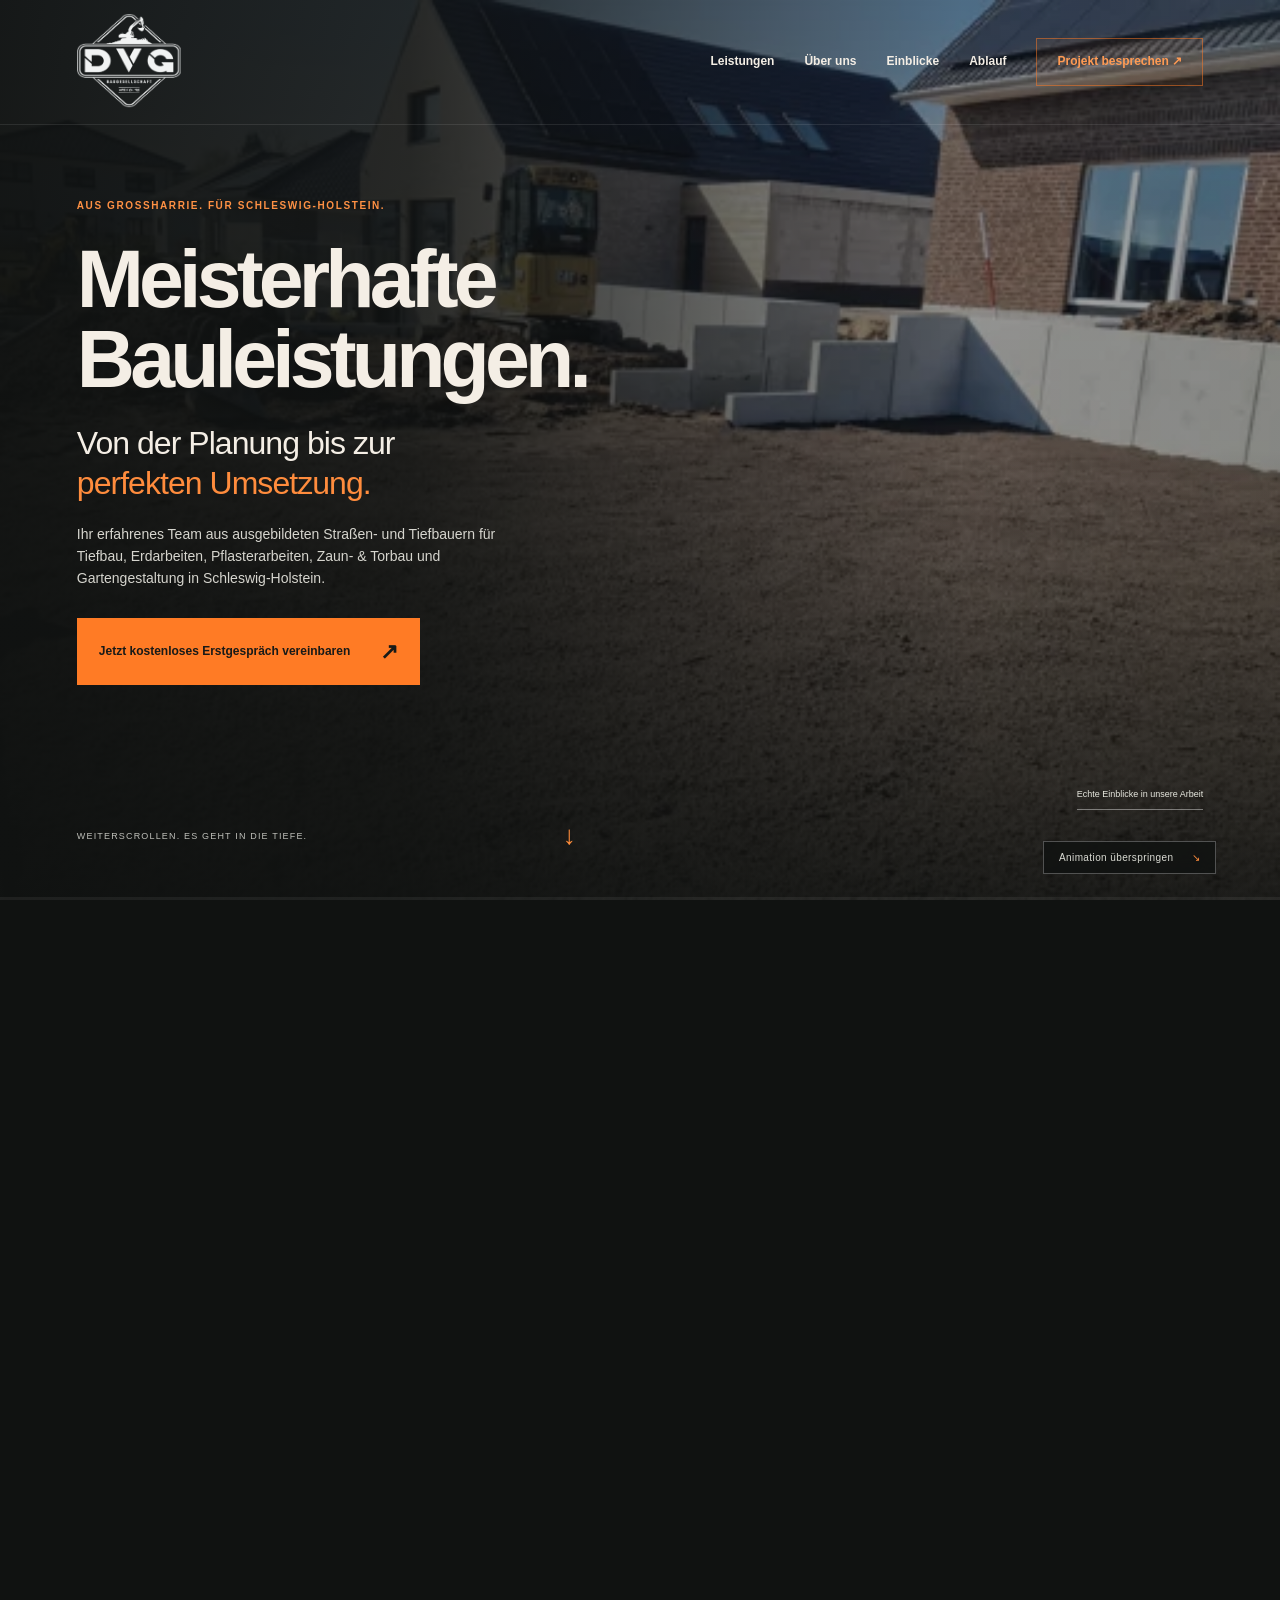
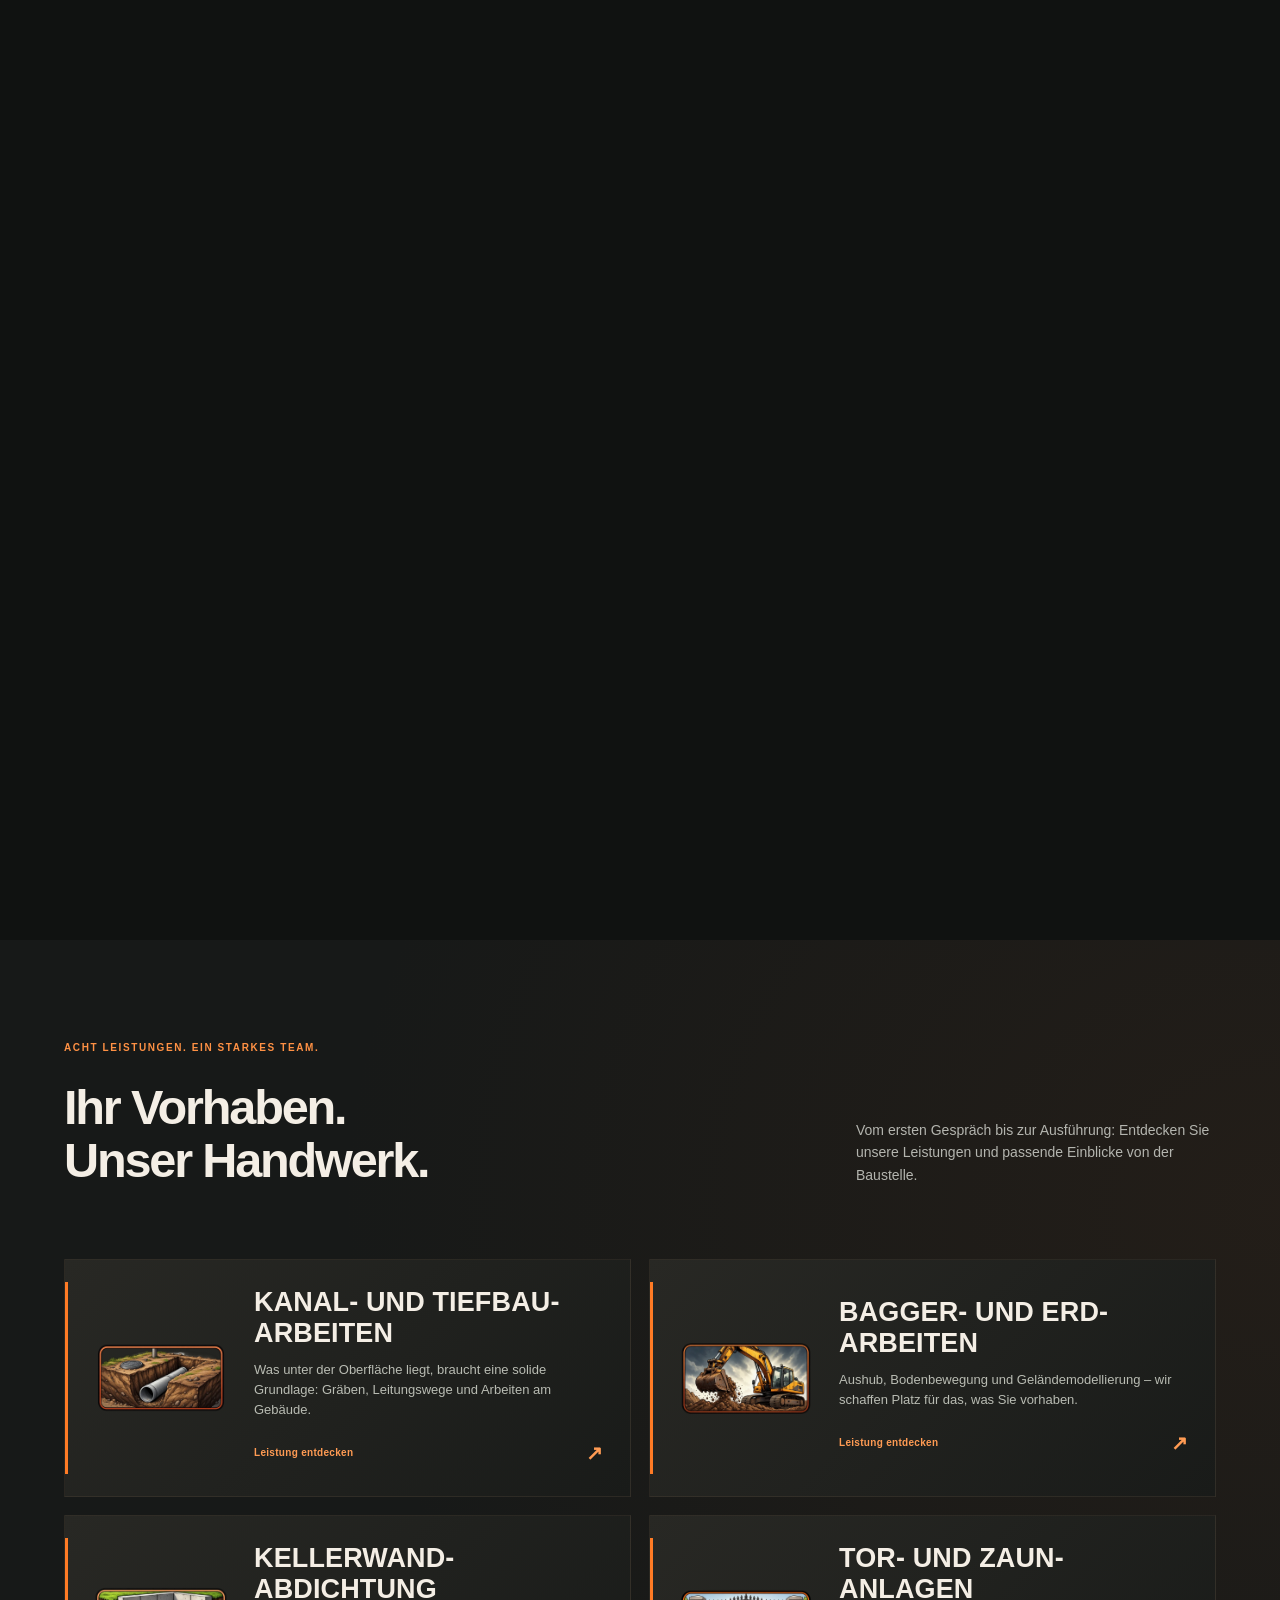
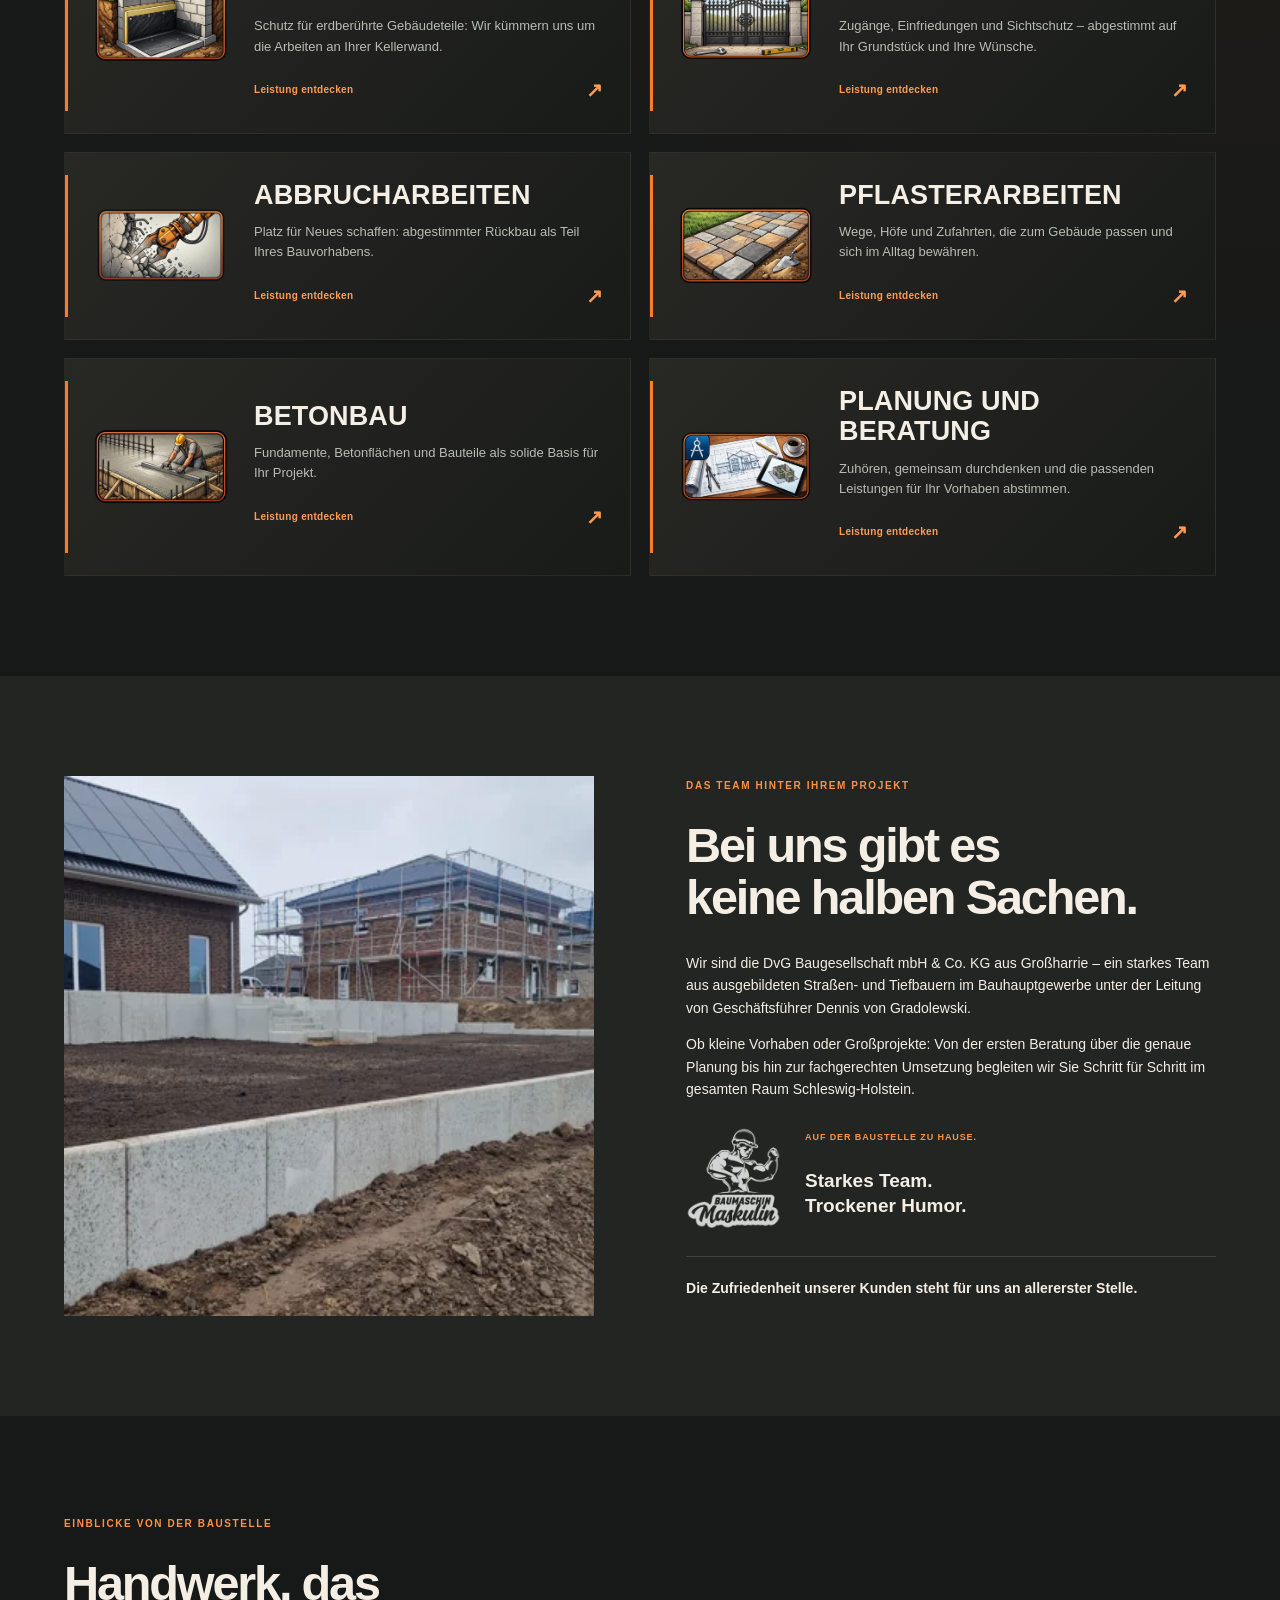
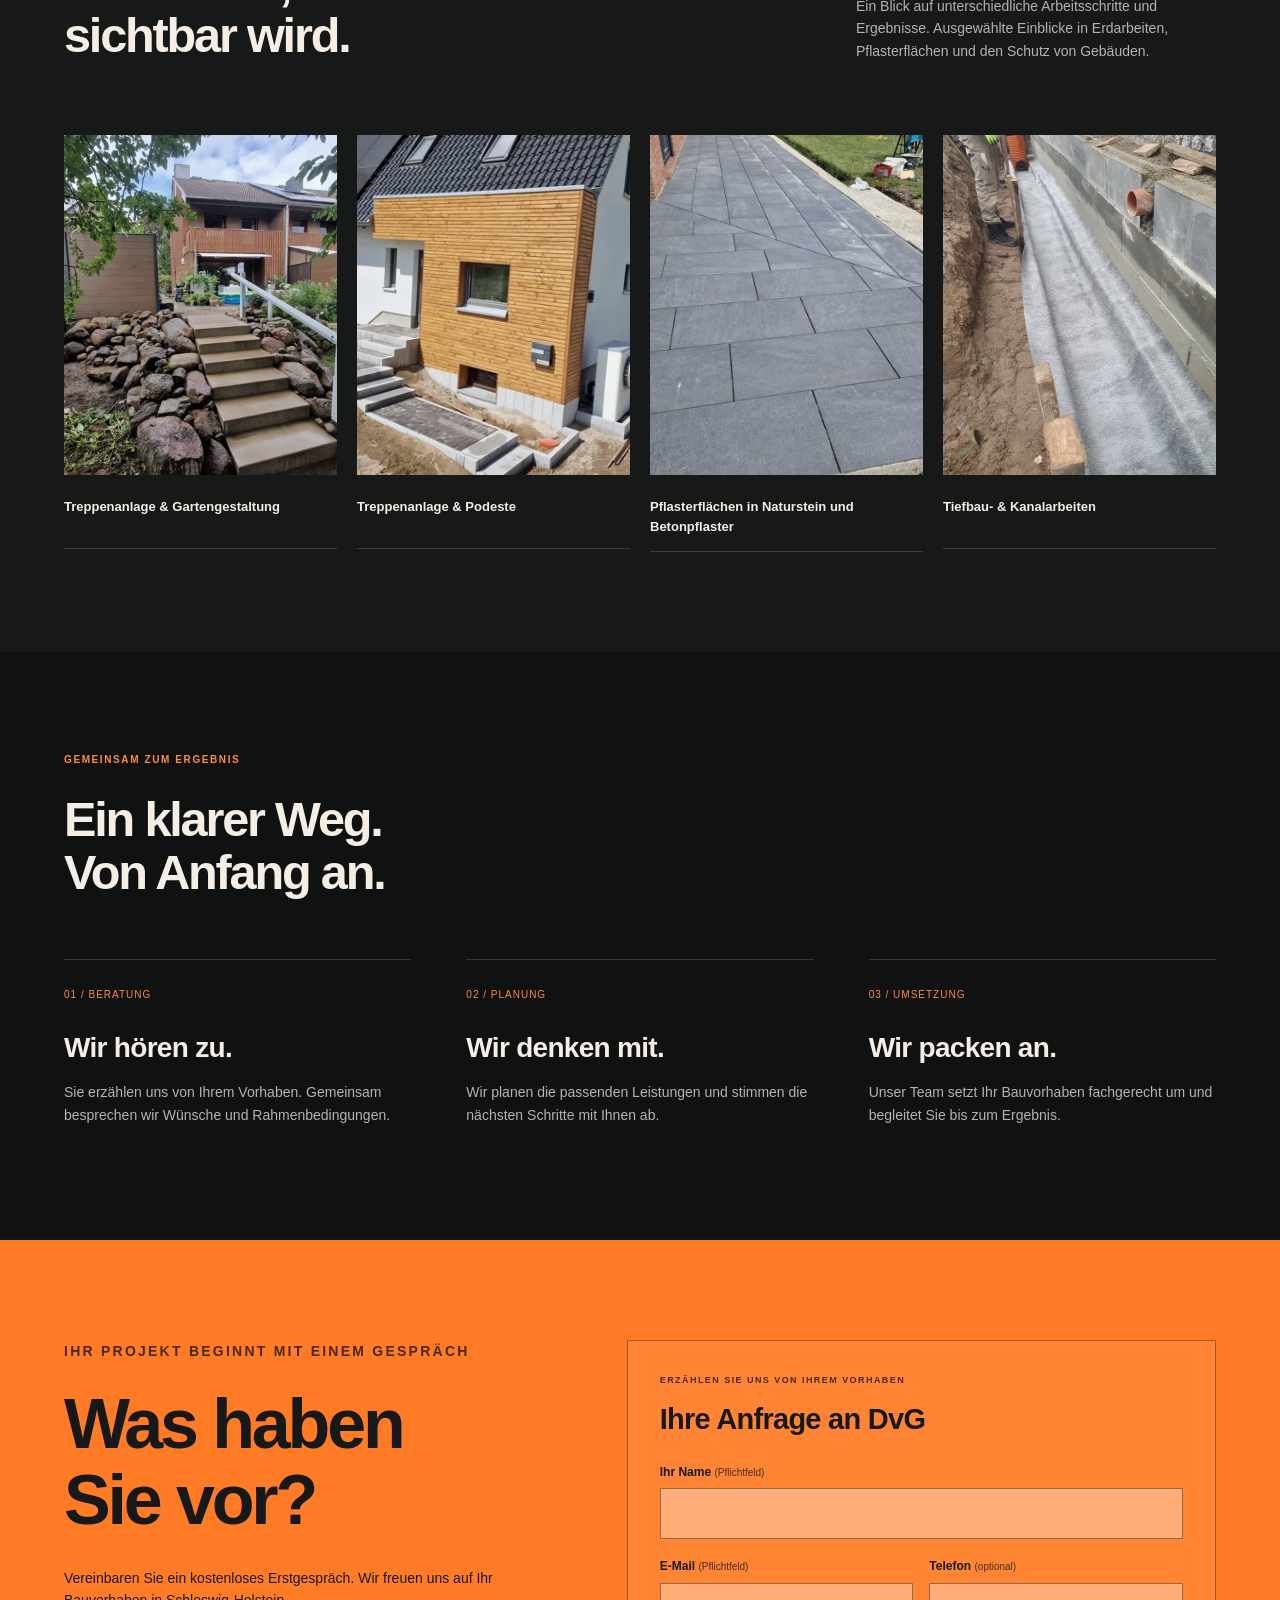
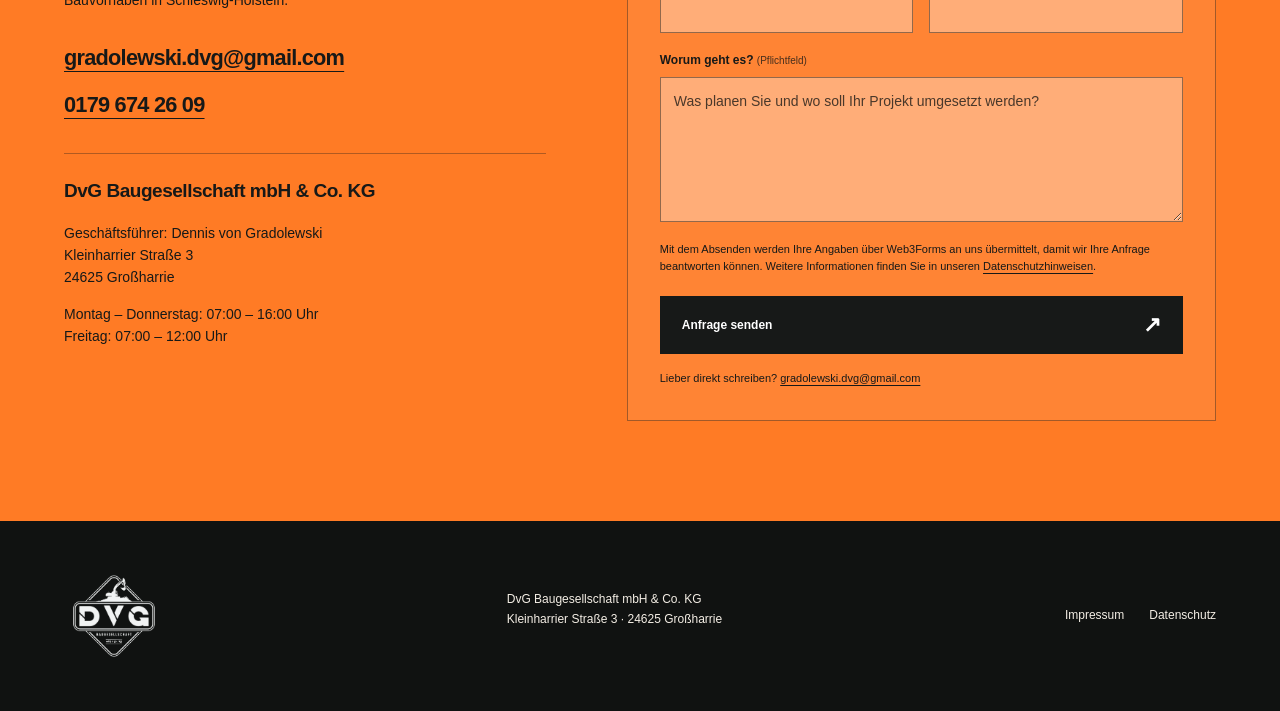
<file: index.html>
<!doctype html><html lang="de"><head><meta charset="utf-8"><meta name="viewport" content="width=device-width,initial-scale=1"><meta name="robots" content="noindex,nofollow"><meta name="theme-color" content="#171918"><meta name="description" content="DvG Baugesellschaft aus Großharrie: Tiefbau, Erdarbeiten, Pflasterarbeiten, Zaun- und Torbau sowie Gartengestaltung in Schleswig-Holstein."><title>DvG Baugesellschaft | Bauleistungen in Schleswig-Holstein</title><link rel="stylesheet" href="styles.css?v=20261028-icons-2"><script src="app.js?v=20261028-icons-2" defer></script><link rel="icon" type="image/svg+xml" href="favicon.svg">
</head><body class="home"><a class="skip" href="#inhalt">Zum Inhalt</a><header><a class="brand" href="index.html" aria-label="DvG Startseite"><img src="assets/dvg-logo.png" width="1072" height="1099" alt="DVG Baugesellschaft mbH &amp; Co. KG"></a><button class="menu" aria-expanded="false" aria-controls="navigation">Menü</button><nav id="navigation" aria-label="Hauptnavigation"><a href="index.html#leistungen">Leistungen</a><a href="index.html#ueber-uns">Über uns</a><a href="index.html#projekte">Einblicke</a><a href="index.html#ablauf">Ablauf</a><a class="nav-cta" href="index.html#kontakt">Projekt besprechen ↗</a></nav></header><main id="inhalt"><section class="scroll-story" aria-label="Von meisterhaftem Tiefbau zu Monte Fäkalo"><div class="story-stage"><section class="hero"><div class="hero-copy"><p class="eyebrow">AUS GROSSHARRIE. FÜR SCHLESWIG-HOLSTEIN.</p><h1>Meisterhafte<br>Bauleistungen.</h1><p class="hero-sub">Von der Planung bis zur<br><em>perfekten Umsetzung.</em></p><p>Ihr erfahrenes Team aus ausgebildeten Straßen- und Tiefbauern für Tiefbau, Erdarbeiten, Pflasterarbeiten, Zaun- &amp; Torbau und Gartengestaltung in Schleswig-Holstein.</p><a class="button" href="#kontakt">Jetzt kostenloses Erstgespräch vereinbaren <span>↗</span></a><div class="hero-bottom"><span>WEITERSCROLLEN. ES GEHT IN DIE TIEFE.</span><a href="#monte-start" aria-label="Monte Fäkalo entdecken">↓</a></div></div><div class="hero-photo"><img src="assets/projekt-16-1920.webp" width="1920" height="1081" alt="Bagger und modellierte Außenanlage mit Betonstützwänden an Neubauten" fetchpriority="high" srcset="assets/projekt-16-640.webp 640w, assets/projekt-16-1280.webp 1280w, assets/projekt-16-1920.webp 1920w" sizes="(max-width: 700px) 100vw, 50vw"><span class="photo-label">Echte Einblicke in unsere Arbeit</span></div></section><div class="monte-scene" aria-hidden="true"><div class="tunnel-grid"></div><div class="scene-caption"><span class="eyebrow">WIR GEHEN DER SACHE AUF DEN GRUND.</span><h2>Und manchmal<br>kommt was hoch.</h2></div><div class="pipe-wrap"><img class="pipe" src="assets/monte-gulli.png" width="1305" height="1206" alt="" aria-hidden="true"><div class="pipe-shadow"></div></div><div class="monte-shadow"></div><img class="monte-character" src="assets/monte-character.png" width="1266" height="1242" alt="" aria-hidden="true"><div class="flying-drops"></div></div><canvas class="splash-canvas" aria-hidden="true"></canvas><div class="story-outro"><p class="eyebrow">HUMOR HABEN WIR. HANDWERK KÖNNEN WIR.</p><h2>Für alles, was<br><em>darunter liegt.</em></h2><p>Und für das, was sich oben sehen lassen kann.</p><a href="#leistungen" class="button">Unsere Leistungen entdecken <span>↓</span></a></div><button class="skip-scene" type="button">Animation überspringen <span>↘</span></button><span class="scene-progress" aria-hidden="true"><span></span></span></div><span id="monte-start" class="monte-anchor"></span></section><section id="leistungen" class="section services-section"><div class="section-heading"><div><p class="eyebrow">ACHT LEISTUNGEN. EIN STARKES TEAM.</p><h2>Ihr Vorhaben.<br>Unser Handwerk.</h2></div><p>Vom ersten Gespräch bis zur Ausführung: Entdecken Sie unsere Leistungen und passende Einblicke von der Baustelle.</p></div><div class="service-grid"><a class="service-card" href="kanal-und-tiefbauarbeiten.html"><div class="service-icon"><img src="assets/leistungen/illustration-01.webp" width="480" height="284" loading="lazy" alt="" aria-hidden="true"></div><div class="service-card-copy"><h3>Kanal- und Tiefbau&shy;arbeiten</h3><p>Was unter der Oberfläche liegt, braucht eine solide Grundlage: Gräben, Leitungswege und Arbeiten am Gebäude.</p><span class="service-card-link">Leistung entdecken <span aria-hidden="true">↗</span></span></div></a><a class="service-card" href="bagger-und-erdarbeiten.html"><div class="service-icon"><img src="assets/leistungen/illustration-02.webp" width="480" height="284" loading="lazy" alt="" aria-hidden="true"></div><div class="service-card-copy"><h3>Bagger- und Erd&shy;arbeiten</h3><p>Aushub, Bodenbewegung und Geländemodellierung – wir schaffen Platz für das, was Sie vorhaben.</p><span class="service-card-link">Leistung entdecken <span aria-hidden="true">↗</span></span></div></a><a class="service-card" href="kellerwandabdichtungen.html"><div class="service-icon"><img src="assets/leistungen/illustration-03.webp" width="480" height="284" loading="lazy" alt="" aria-hidden="true"></div><div class="service-card-copy"><h3>Kellerwand-<wbr>Abdichtung</h3><p>Schutz für erdberührte Gebäudeteile: Wir kümmern uns um die Arbeiten an Ihrer Kellerwand.</p><span class="service-card-link">Leistung entdecken <span aria-hidden="true">↗</span></span></div></a><a class="service-card" href="tor-und-zaunanlagen.html"><div class="service-icon"><img src="assets/leistungen/illustration-04.webp" width="480" height="284" loading="lazy" alt="" aria-hidden="true"></div><div class="service-card-copy"><h3>Tor- und Zaun&shy;anlagen</h3><p>Zugänge, Einfriedungen und Sichtschutz – abgestimmt auf Ihr Grundstück und Ihre Wünsche.</p><span class="service-card-link">Leistung entdecken <span aria-hidden="true">↗</span></span></div></a><a class="service-card" href="abbrucharbeiten.html"><div class="service-icon"><img src="assets/leistungen/illustration-05.webp" width="480" height="284" loading="lazy" alt="" aria-hidden="true"></div><div class="service-card-copy"><h3>Abbruch&shy;arbeiten</h3><p>Platz für Neues schaffen: abgestimmter Rückbau als Teil Ihres Bauvorhabens.</p><span class="service-card-link">Leistung entdecken <span aria-hidden="true">↗</span></span></div></a><a class="service-card" href="pflasterarbeiten.html"><div class="service-icon"><img src="assets/leistungen/illustration-06.webp" width="480" height="284" loading="lazy" alt="" aria-hidden="true"></div><div class="service-card-copy"><h3>Pflaster&shy;arbeiten</h3><p>Wege, Höfe und Zufahrten, die zum Gebäude passen und sich im Alltag bewähren.</p><span class="service-card-link">Leistung entdecken <span aria-hidden="true">↗</span></span></div></a><a class="service-card" href="betonbau.html"><div class="service-icon"><img src="assets/leistungen/illustration-07.webp" width="480" height="284" loading="lazy" alt="" aria-hidden="true"></div><div class="service-card-copy"><h3>Beton&shy;bau</h3><p>Fundamente, Betonflächen und Bauteile als solide Basis für Ihr Projekt.</p><span class="service-card-link">Leistung entdecken <span aria-hidden="true">↗</span></span></div></a><a class="service-card" href="planung-und-beratung.html"><div class="service-icon"><img src="assets/leistungen/illustration-08.webp" width="480" height="284" loading="lazy" alt="" aria-hidden="true"></div><div class="service-card-copy"><h3>Planung und Beratung</h3><p>Zuhören, gemeinsam durchdenken und die passenden Leistungen für Ihr Vorhaben abstimmen.</p><span class="service-card-link">Leistung entdecken <span aria-hidden="true">↗</span></span></div></a></div></section><section id="ueber-uns" class="about section"><div class="about-image"><img src="assets/projekt-11-1280.webp" width="1280" height="721" loading="lazy" alt="Betonstützwand und modellierte Erdflächen an einem Wohnhaus" srcset="assets/projekt-11-640.webp 640w, assets/projekt-11-1280.webp 1280w, assets/projekt-11-1920.webp 1920w" sizes="(max-width: 700px) 100vw, 50vw"></div><div><p class="eyebrow">DAS TEAM HINTER IHREM PROJEKT</p><h2>Bei uns gibt es<br>keine halben Sachen.</h2><p>Wir sind die DvG Baugesellschaft mbH &amp; Co. KG aus Großharrie – ein starkes Team aus ausgebildeten Straßen- und Tiefbauern im Bauhauptgewerbe unter der Leitung von Geschäftsführer Dennis von Gradolewski.</p><p>Ob kleine Vorhaben oder Großprojekte: Von der ersten Beratung über die genaue Planung bis hin zur fachgerechten Umsetzung begleiten wir Sie Schritt für Schritt im gesamten Raum Schleswig-Holstein.</p><div class="crew-joke"><img src="assets/baumaschin-maskulin.png" width="855" height="931" loading="lazy" alt="Baumaschin Maskulin – augenzwinkerndes Team-Motiv"><div><span class="eyebrow">AUF DER BAUSTELLE ZU HAUSE.</span><p>Starkes Team.<br>Trockener Humor.</p></div></div><p class="promise">Die Zufriedenheit unserer Kunden steht für uns an allererster Stelle.</p></div></section><section id="projekte" class="section projects"><div class="section-heading"><div><p class="eyebrow">EINBLICKE VON DER BAUSTELLE</p><h2>Handwerk, das<br>sichtbar wird.</h2></div><p>Ein Blick auf unterschiedliche Arbeitsschritte und Ergebnisse. Ausgewählte Einblicke in Erdarbeiten, Pflasterflächen und den Schutz von Gebäuden.</p></div><div class="gallery"><figure><img src="assets/projekt-22-640.webp" srcset="assets/projekt-22-640.webp 640w, assets/projekt-22-1280.webp 1280w, assets/projekt-22-1920.webp 1920w" sizes="(max-width:700px) 100vw, (max-width:1000px) 44vw, 23vw" loading="lazy" alt="Treppenanlage &amp; Gartengestaltung"><figcaption><span>Treppenanlage &amp; Gartengestaltung</span></figcaption></figure><figure><img src="assets/projekt-23-640.webp" srcset="assets/projekt-23-640.webp 640w, assets/projekt-23-1280.webp 1280w, assets/projekt-23-1920.webp 1920w" sizes="(max-width:700px) 100vw, (max-width:1000px) 44vw, 23vw" loading="lazy" alt="Treppenanlage &amp; Podeste"><figcaption><span>Treppenanlage &amp; Podeste</span></figcaption></figure><figure><img src="assets/projekt-24-640.webp" srcset="assets/projekt-24-640.webp 640w, assets/projekt-24-1280.webp 1280w, assets/projekt-24-1920.webp 1920w" sizes="(max-width:700px) 100vw, (max-width:1000px) 44vw, 23vw" loading="lazy" alt="Pflasterflächen in Naturstein und Betonpflaster"><figcaption><span>Pflasterflächen in Naturstein und Betonpflaster</span></figcaption></figure><figure><img src="assets/projekt-25-640.webp" srcset="assets/projekt-25-640.webp 640w, assets/projekt-25-1280.webp 1280w, assets/projekt-25-1920.webp 1920w" sizes="(max-width:700px) 100vw, (max-width:1000px) 44vw, 23vw" loading="lazy" alt="Tiefbau- &amp; Kanalarbeiten"><figcaption><span>Tiefbau- &amp; Kanalarbeiten</span></figcaption></figure></div></section><section id="ablauf" class="section process"><p class="eyebrow">GEMEINSAM ZUM ERGEBNIS</p><h2>Ein klarer Weg.<br>Von Anfang an.</h2><div class="steps"><article><span>01 / BERATUNG</span><h3>Wir hören zu.</h3><p>Sie erzählen uns von Ihrem Vorhaben. Gemeinsam besprechen wir Wünsche und Rahmenbedingungen.</p></article><article><span>02 / PLANUNG</span><h3>Wir denken mit.</h3><p>Wir planen die passenden Leistungen und stimmen die nächsten Schritte mit Ihnen ab.</p></article><article><span>03 / UMSETZUNG</span><h3>Wir packen an.</h3><p>Unser Team setzt Ihr Bauvorhaben fachgerecht um und begleitet Sie bis zum Ergebnis.</p></article></div></section><section id="kontakt" class="section contact"><div class="contact-details"><p class="eyebrow">IHR PROJEKT BEGINNT MIT EINEM GESPRÄCH</p><h2>Was haben<br>Sie vor?</h2><p>Vereinbaren Sie ein kostenloses Erstgespräch. Wir freuen uns auf Ihr Bauvorhaben in Schleswig-Holstein.</p><div class="contact-direct"><a href="mailto:gradolewski.dvg@gmail.com">gradolewski.dvg@gmail.com</a><a href="tel:+491796742609">0179 674 26 09</a></div><div class="contact-address"><h3>DvG Baugesellschaft mbH &amp; Co. KG</h3><p>Geschäftsführer: Dennis von Gradolewski<br>Kleinharrier Straße 3<br>24625 Großharrie</p><p>Montag – Donnerstag: 07:00 – 16:00 Uhr<br>Freitag: 07:00 – 12:00 Uhr</p></div></div><div class="contact-form-box"><p class="eyebrow">ERZÄHLEN SIE UNS VON IHREM VORHABEN</p><h3>Ihre Anfrage an DvG</h3><form class="contact-form" action="https://api.web3forms.com/submit" method="POST"><input type="hidden" name="access_key" value="c8f614bd-b98c-45b4-964f-ebad7c868ccc"><input type="hidden" name="subject" value="Neue Projektanfrage über die DvG-Website"><input type="hidden" name="from_name" value="DvG Baugesellschaft Website"><input type="hidden" name="redirect" value="https://dvg-baugesellschaft.de/anfrage-gesendet.html"><div class="form-trap" aria-hidden="true"><label for="website-field">Website</label><input id="website-field" type="checkbox" name="botcheck" tabindex="-1" autocomplete="off"></div><label for="contact-name">Ihr Name <span>(Pflichtfeld)</span></label><input id="contact-name" name="name" type="text" autocomplete="name" maxlength="120" required><div class="form-row"><div><label for="contact-email">E-Mail <span>(Pflichtfeld)</span></label><input id="contact-email" name="email" type="email" autocomplete="email" maxlength="254" required></div><div><label for="contact-phone">Telefon <span>(optional)</span></label><input id="contact-phone" name="Telefon" type="tel" autocomplete="tel" maxlength="40"></div></div><label for="contact-message">Worum geht es? <span>(Pflichtfeld)</span></label><textarea id="contact-message" name="Nachricht" rows="5" minlength="10" maxlength="5000" placeholder="Was planen Sie und wo soll Ihr Projekt umgesetzt werden?" required></textarea><p class="form-privacy">Mit dem Absenden werden Ihre Angaben über Web3Forms an uns übermittelt, damit wir Ihre Anfrage beantworten können. Weitere Informationen finden Sie in unseren <a href="datenschutz.html#kontaktformular">Datenschutzhinweisen</a>.</p><button class="button form-submit" type="submit">Anfrage senden <span aria-hidden="true">↗</span></button><p class="form-alternative">Lieber direkt schreiben? <a href="mailto:gradolewski.dvg@gmail.com">gradolewski.dvg@gmail.com</a></p></form></div></section></main><footer><a class="brand" href="index.html"><img src="assets/dvg-logo.png" width="1072" height="1099" alt="DVG Baugesellschaft mbH &amp; Co. KG"></a><p>DvG Baugesellschaft mbH &amp; Co. KG<br>Kleinharrier Straße 3 · 24625 Großharrie</p><div><a href="impressum.html">Impressum</a><a href="datenschutz.html">Datenschutz</a></div></footer></body></html>
</file>
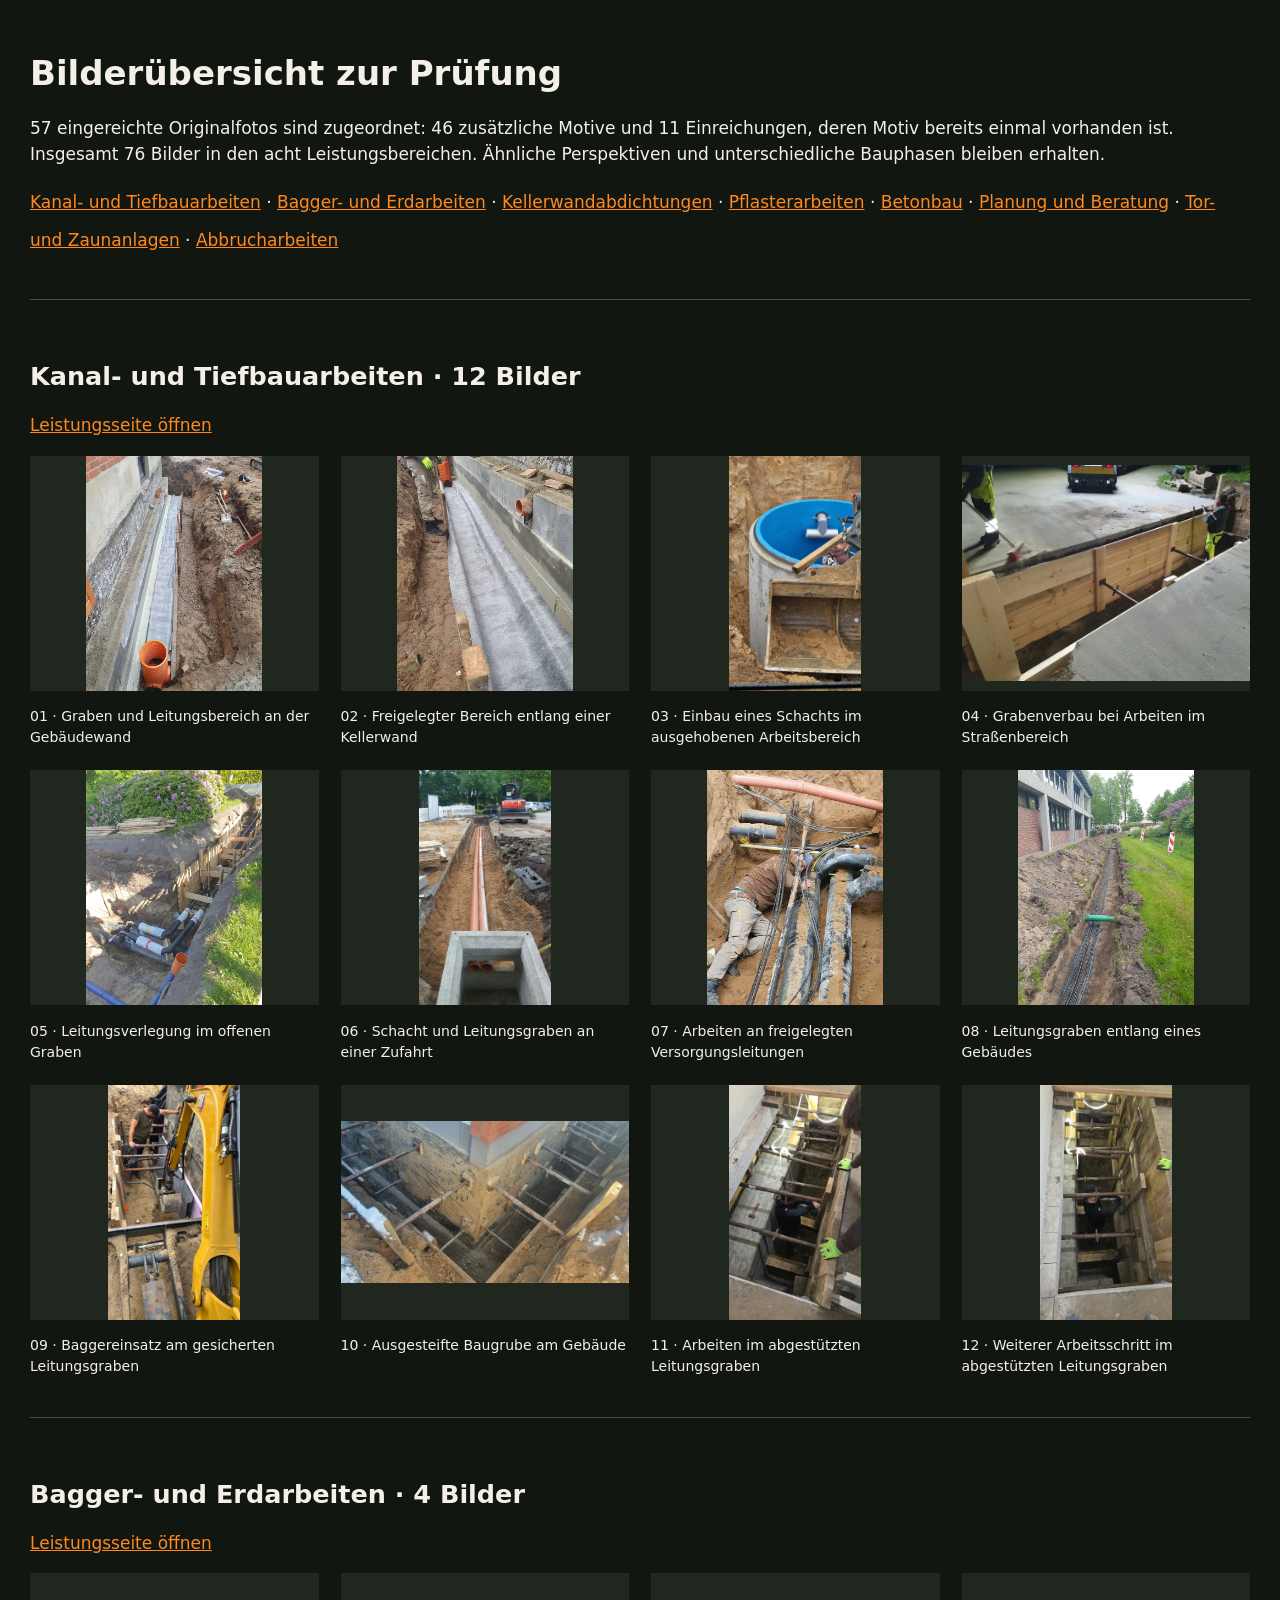
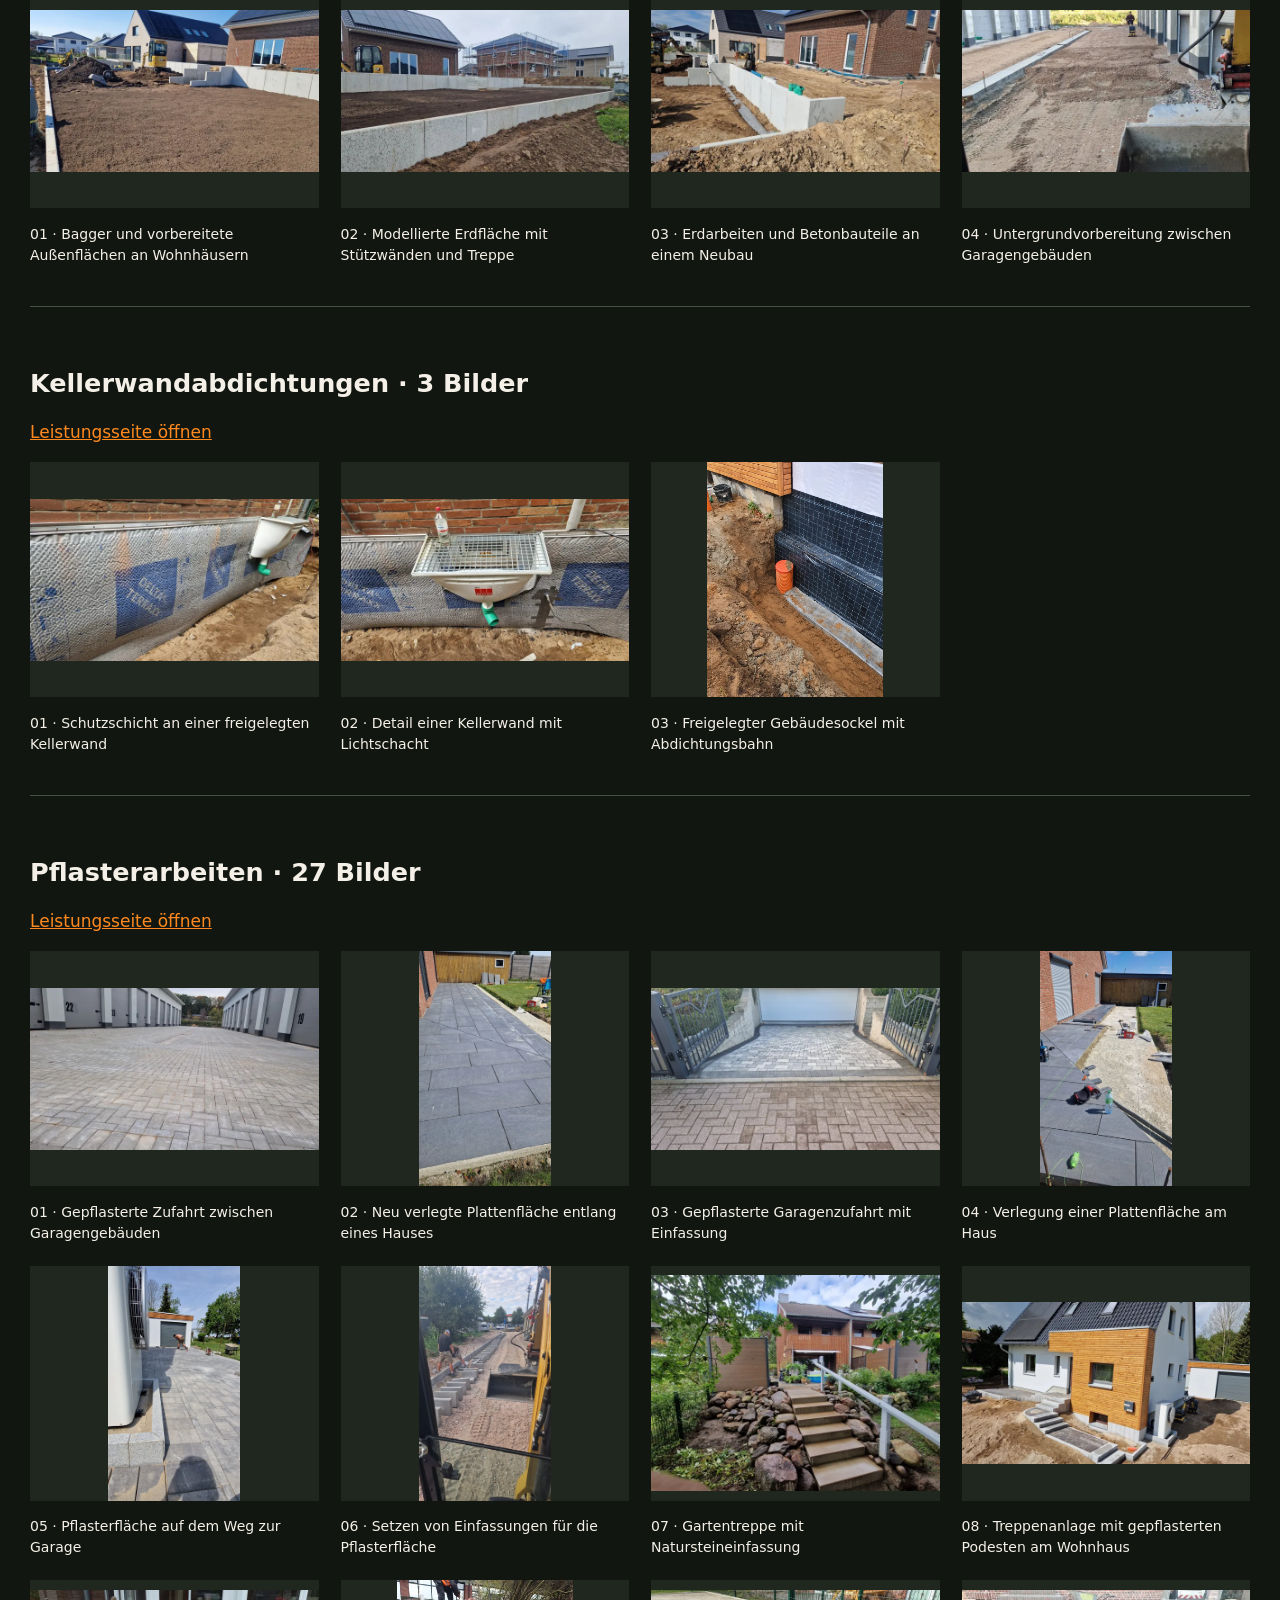
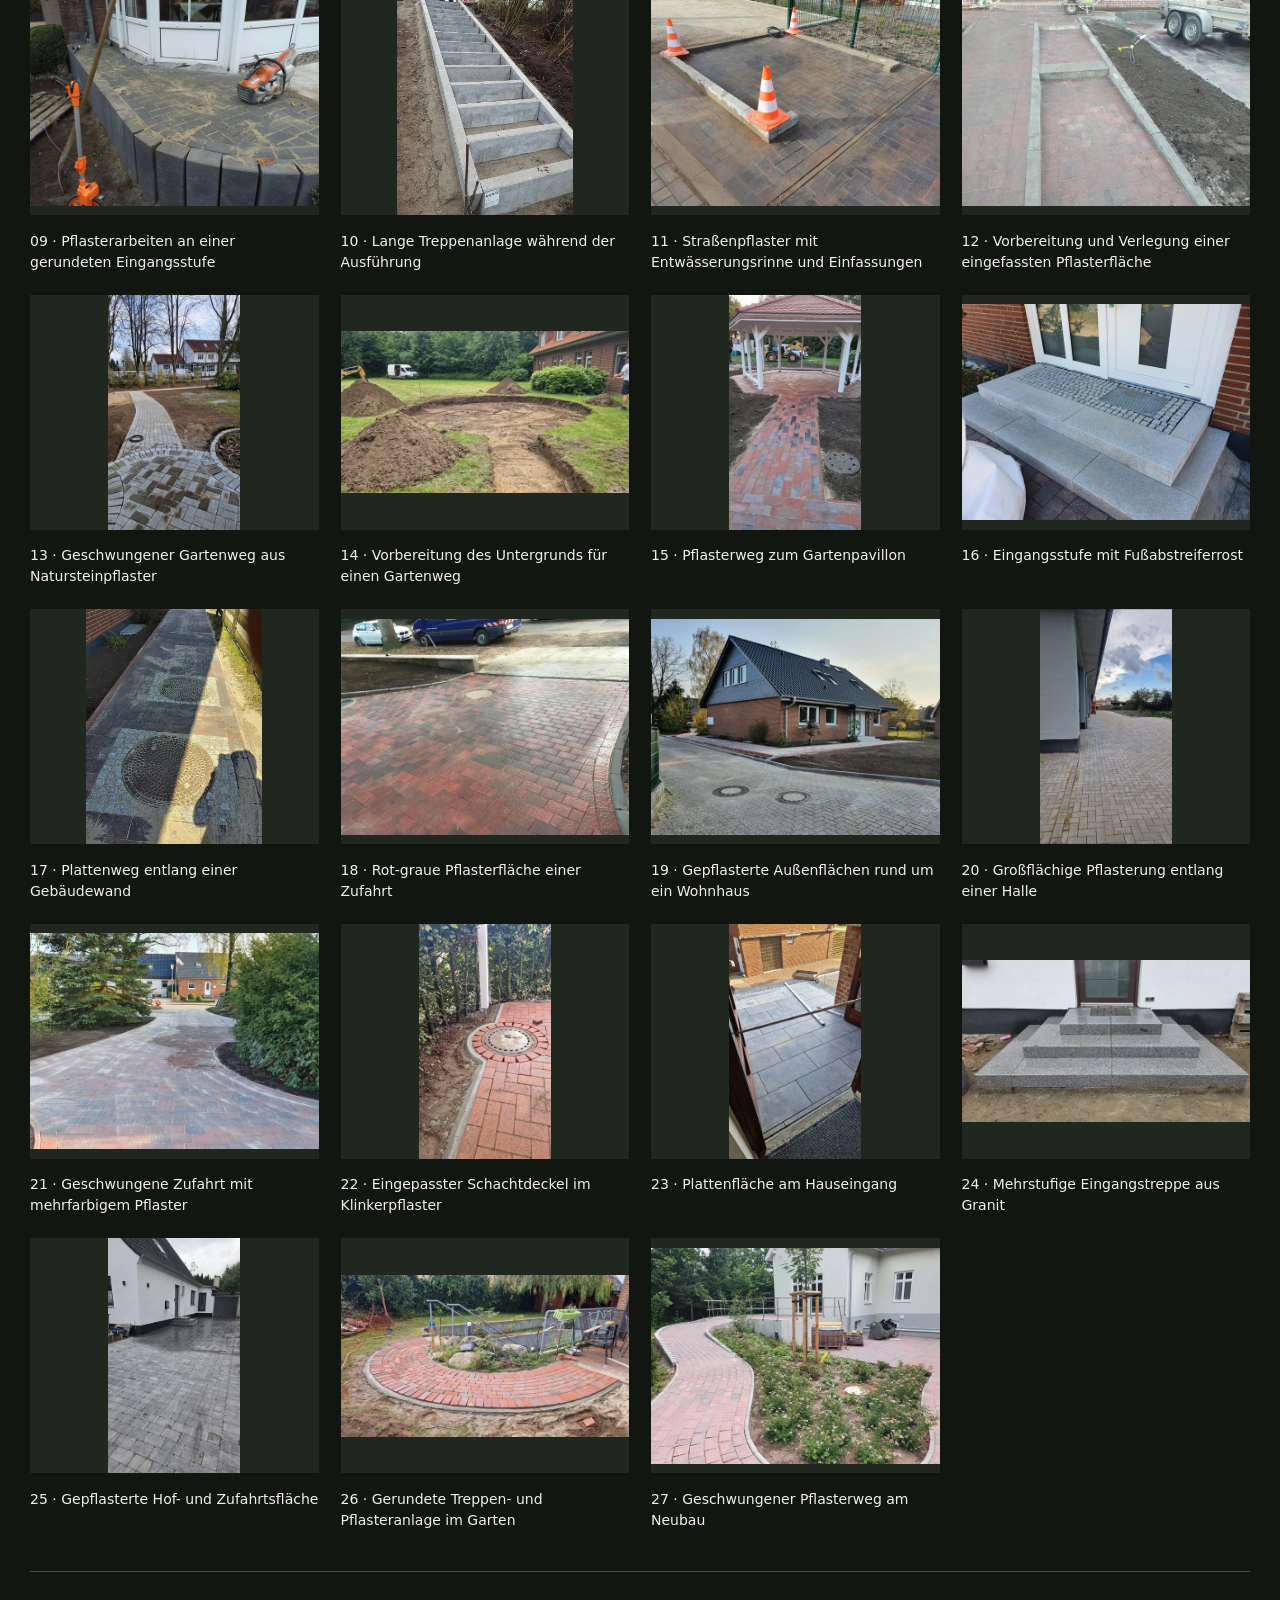
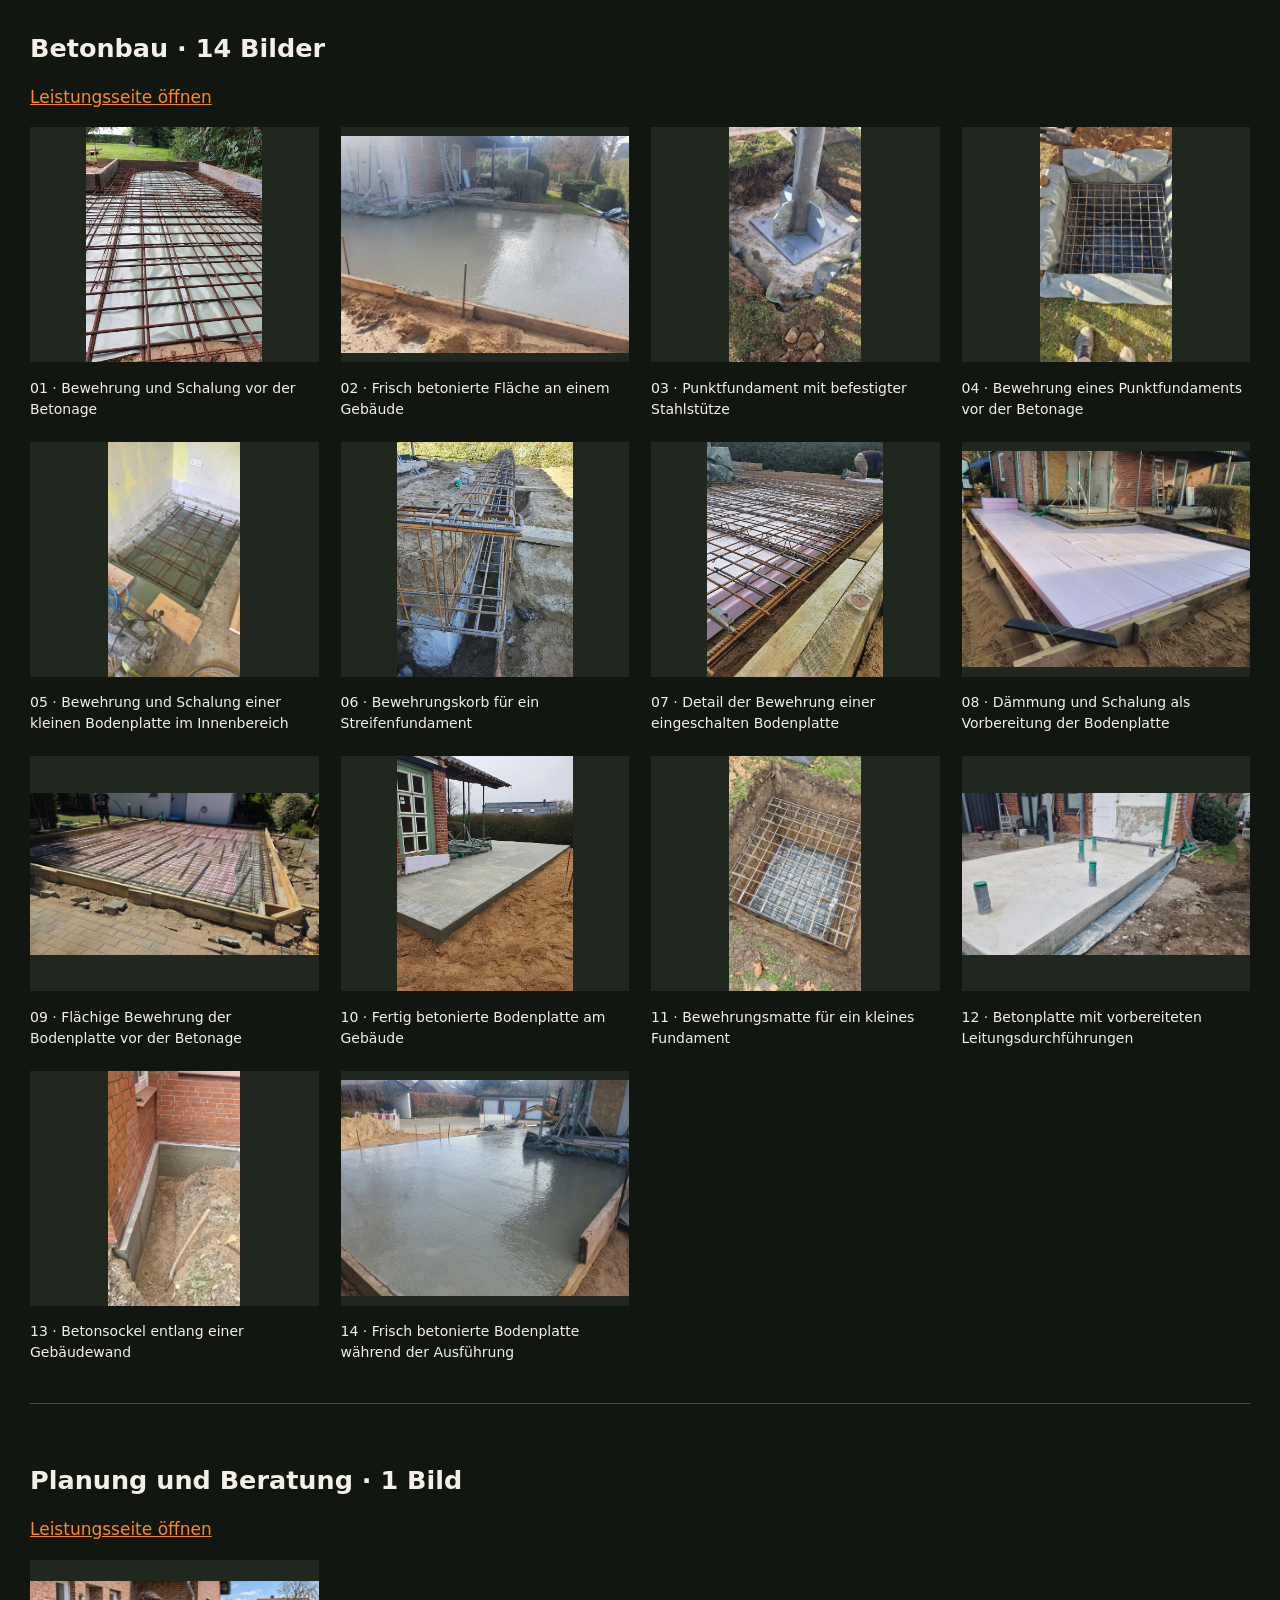
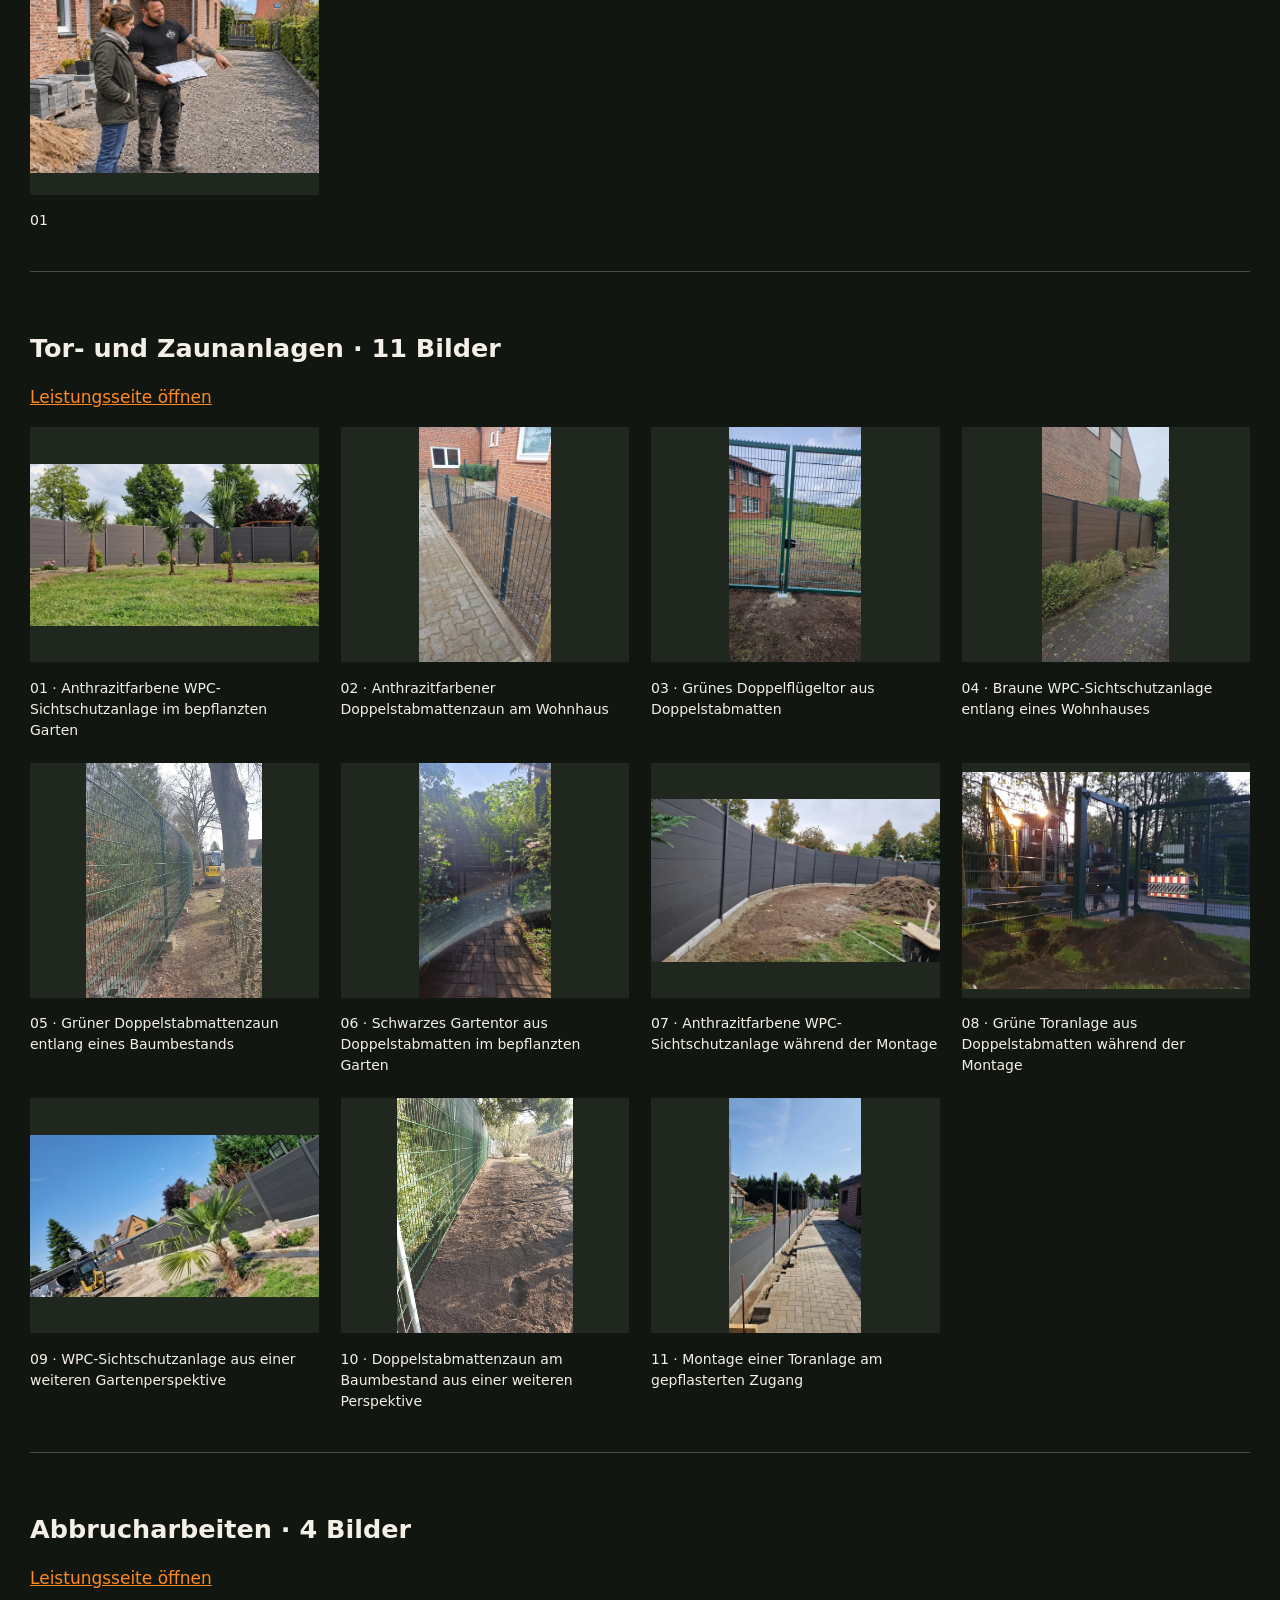
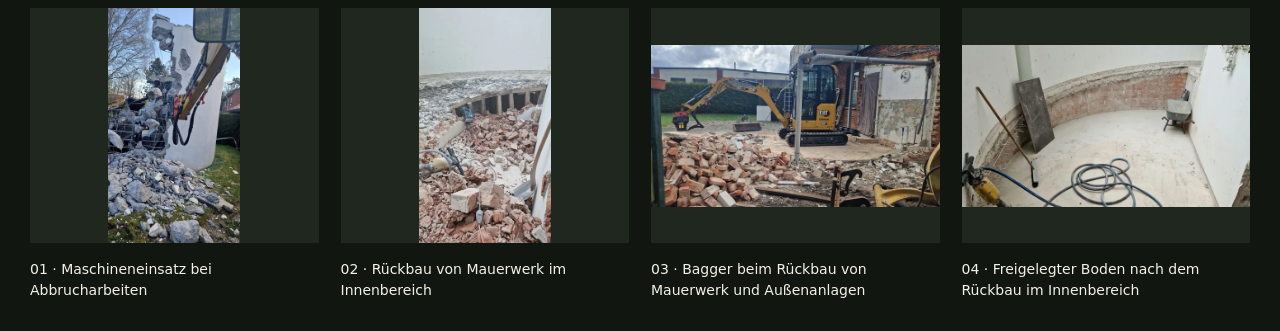
<file: docs/bildpruefung/index.html>
<!doctype html><html lang="de"><meta charset="utf-8"><meta name="viewport" content="width=device-width, initial-scale=1"><title>Bilderübersicht zur Prüfung | DvG</title><style>body{font:17px/1.5 system-ui;background:#111710;color:#f5f0e7;margin:0;padding:30px}main{max-width:1450px;margin:auto}a{color:#ff891e}nav{line-height:2.2}section{padding-top:40px;border-top:1px solid #465044;margin-top:40px}.grid{display:grid;grid-template-columns:repeat(auto-fill,minmax(230px,1fr));gap:22px}figure{margin:0}img{width:100%;height:235px;object-fit:contain;background:#20271f}figcaption{font-size:14px;padding-top:8px}h1,h2{line-height:1.2}</style><main><h1>Bilderübersicht zur Prüfung</h1><p>57 eingereichte Originalfotos sind zugeordnet: 46 zusätzliche Motive und 11 Einreichungen, deren Motiv bereits einmal vorhanden ist. Insgesamt 76 Bilder in den acht Leistungsbereichen. Ähnliche Perspektiven und unterschiedliche Bauphasen bleiben erhalten.</p><nav><a href="#kanal-und-tiefbauarbeiten">Kanal- und Tiefbauarbeiten</a> · <a href="#bagger-und-erdarbeiten">Bagger- und Erdarbeiten</a> · <a href="#kellerwandabdichtungen">Kellerwandabdichtungen</a> · <a href="#pflasterarbeiten">Pflasterarbeiten</a> · <a href="#betonbau">Betonbau</a> · <a href="#planung-und-beratung">Planung und Beratung</a> · <a href="#tor-und-zaunanlagen">Tor- und Zaunanlagen</a> · <a href="#abbrucharbeiten">Abbrucharbeiten</a></nav><section id="kanal-und-tiefbauarbeiten"><h2>Kanal- und Tiefbauarbeiten · 12 Bilder</h2><p><a href="../../kanal-und-tiefbauarbeiten.html#galerie">Leistungsseite öffnen</a></p><div class="grid"><figure><a href="../../assets/projekt-05-1920.webp" target="_blank"><img loading="lazy" src="../../assets/projekt-05-640.webp" alt="Graben und Leitungsbereich an der Gebäudewand"></a><figcaption>01 · Graben und Leitungsbereich an der Gebäudewand</figcaption></figure><figure><a href="../../assets/projekt-01-1920.webp" target="_blank"><img loading="lazy" src="../../assets/projekt-01-640.webp" alt="Freigelegter Bereich entlang einer Kellerwand"></a><figcaption>02 · Freigelegter Bereich entlang einer Kellerwand</figcaption></figure><figure><a href="../../assets/projekt-03-1280.webp" target="_blank"><img loading="lazy" src="../../assets/projekt-03-640.webp" alt="Einbau eines Schachts im ausgehobenen Arbeitsbereich"></a><figcaption>03 · Einbau eines Schachts im ausgehobenen Arbeitsbereich</figcaption></figure><figure><a href="../../assets/grabenverbau-bei-arbeiten-im-strassenbereich-1920.webp" target="_blank"><img loading="lazy" src="../../assets/grabenverbau-bei-arbeiten-im-strassenbereich-640.webp" alt="Grabenverbau bei Arbeiten im Straßenbereich"></a><figcaption>04 · Grabenverbau bei Arbeiten im Straßenbereich</figcaption></figure><figure><a href="../../assets/leitungsverlegung-im-offenen-graben-1512.webp" target="_blank"><img loading="lazy" src="../../assets/leitungsverlegung-im-offenen-graben-640.webp" alt="Leitungsverlegung im offenen Graben"></a><figcaption>05 · Leitungsverlegung im offenen Graben</figcaption></figure><figure><a href="../../assets/schacht-und-leitungsgraben-an-einer-zufahrt-900.webp" target="_blank"><img loading="lazy" src="../../assets/schacht-und-leitungsgraben-an-einer-zufahrt-640.webp" alt="Schacht und Leitungsgraben an einer Zufahrt"></a><figcaption>06 · Schacht und Leitungsgraben an einer Zufahrt</figcaption></figure><figure><a href="../../assets/arbeiten-an-freigelegten-versorgungsleitungen-1512.webp" target="_blank"><img loading="lazy" src="../../assets/arbeiten-an-freigelegten-versorgungsleitungen-640.webp" alt="Arbeiten an freigelegten Versorgungsleitungen"></a><figcaption>07 · Arbeiten an freigelegten Versorgungsleitungen</figcaption></figure><figure><a href="../../assets/leitungsgraben-entlang-eines-gebaudes-1512.webp" target="_blank"><img loading="lazy" src="../../assets/leitungsgraben-entlang-eines-gebaudes-640.webp" alt="Leitungsgraben entlang eines Gebäudes"></a><figcaption>08 · Leitungsgraben entlang eines Gebäudes</figcaption></figure><figure><a href="../../assets/baggereinsatz-am-gesicherten-leitungsgraben-1126.webp" target="_blank"><img loading="lazy" src="../../assets/baggereinsatz-am-gesicherten-leitungsgraben-640.webp" alt="Baggereinsatz am gesicherten Leitungsgraben"></a><figcaption>09 · Baggereinsatz am gesicherten Leitungsgraben</figcaption></figure><figure><a href="../../assets/ausgesteifte-baugrube-am-gebaude-1920.webp" target="_blank"><img loading="lazy" src="../../assets/ausgesteifte-baugrube-am-gebaude-640.webp" alt="Ausgesteifte Baugrube am Gebäude"></a><figcaption>10 · Ausgesteifte Baugrube am Gebäude</figcaption></figure><figure><a href="../../assets/arbeiten-im-abgestutzten-leitungsgraben-1126.webp" target="_blank"><img loading="lazy" src="../../assets/arbeiten-im-abgestutzten-leitungsgraben-640.webp" alt="Arbeiten im abgestützten Leitungsgraben"></a><figcaption>11 · Arbeiten im abgestützten Leitungsgraben</figcaption></figure><figure><a href="../../assets/weiterer-arbeitsschritt-im-abgestutzten-leitungsgraben-1126.webp" target="_blank"><img loading="lazy" src="../../assets/weiterer-arbeitsschritt-im-abgestutzten-leitungsgraben-640.webp" alt="Weiterer Arbeitsschritt im abgestützten Leitungsgraben"></a><figcaption>12 · Weiterer Arbeitsschritt im abgestützten Leitungsgraben</figcaption></figure></div></section><section id="bagger-und-erdarbeiten"><h2>Bagger- und Erdarbeiten · 4 Bilder</h2><p><a href="../../bagger-und-erdarbeiten.html#galerie">Leistungsseite öffnen</a></p><div class="grid"><figure><a href="../../assets/projekt-16-1920.webp" target="_blank"><img loading="lazy" src="../../assets/projekt-16-640.webp" alt="Bagger und vorbereitete Außenflächen an Wohnhäusern"></a><figcaption>01 · Bagger und vorbereitete Außenflächen an Wohnhäusern</figcaption></figure><figure><a href="../../assets/projekt-08-1920.webp" target="_blank"><img loading="lazy" src="../../assets/projekt-08-640.webp" alt="Modellierte Erdfläche mit Stützwänden und Treppe"></a><figcaption>02 · Modellierte Erdfläche mit Stützwänden und Treppe</figcaption></figure><figure><a href="../../assets/projekt-13-1920.webp" target="_blank"><img loading="lazy" src="../../assets/projekt-13-640.webp" alt="Erdarbeiten und Betonbauteile an einem Neubau"></a><figcaption>03 · Erdarbeiten und Betonbauteile an einem Neubau</figcaption></figure><figure><a href="../../assets/projekt-19-1920.webp" target="_blank"><img loading="lazy" src="../../assets/projekt-19-640.webp" alt="Untergrundvorbereitung zwischen Garagengebäuden"></a><figcaption>04 · Untergrundvorbereitung zwischen Garagengebäuden</figcaption></figure></div></section><section id="kellerwandabdichtungen"><h2>Kellerwandabdichtungen · 3 Bilder</h2><p><a href="../../kellerwandabdichtungen.html#galerie">Leistungsseite öffnen</a></p><div class="grid"><figure><a href="../../assets/projekt-06-1920.webp" target="_blank"><img loading="lazy" src="../../assets/projekt-06-640.webp" alt="Schutzschicht an einer freigelegten Kellerwand"></a><figcaption>01 · Schutzschicht an einer freigelegten Kellerwand</figcaption></figure><figure><a href="../../assets/projekt-07-1920.webp" target="_blank"><img loading="lazy" src="../../assets/projekt-07-640.webp" alt="Detail einer Kellerwand mit Lichtschacht"></a><figcaption>02 · Detail einer Kellerwand mit Lichtschacht</figcaption></figure><figure><a href="../../assets/projekt-10-retuschiert-1920.webp" target="_blank"><img loading="lazy" src="../../assets/projekt-10-retuschiert-640.webp" alt="Freigelegter Gebäudesockel mit Abdichtungsbahn"></a><figcaption>03 · Freigelegter Gebäudesockel mit Abdichtungsbahn</figcaption></figure></div></section><section id="pflasterarbeiten"><h2>Pflasterarbeiten · 27 Bilder</h2><p><a href="../../pflasterarbeiten.html#galerie">Leistungsseite öffnen</a></p><div class="grid"><figure><a href="../../assets/projekt-17-1920.webp" target="_blank"><img loading="lazy" src="../../assets/projekt-17-640.webp" alt="Gepflasterte Zufahrt zwischen Garagengebäuden"></a><figcaption>01 · Gepflasterte Zufahrt zwischen Garagengebäuden</figcaption></figure><figure><a href="../../assets/projekt-04-1280.webp" target="_blank"><img loading="lazy" src="../../assets/projekt-04-640.webp" alt="Neu verlegte Plattenfläche entlang eines Hauses"></a><figcaption>02 · Neu verlegte Plattenfläche entlang eines Hauses</figcaption></figure><figure><a href="../../assets/projekt-15-1920.webp" target="_blank"><img loading="lazy" src="../../assets/projekt-15-640.webp" alt="Gepflasterte Garagenzufahrt mit Einfassung"></a><figcaption>03 · Gepflasterte Garagenzufahrt mit Einfassung</figcaption></figure><figure><a href="../../assets/projekt-20-1920.webp" target="_blank"><img loading="lazy" src="../../assets/projekt-20-640.webp" alt="Verlegung einer Plattenfläche am Haus"></a><figcaption>04 · Verlegung einer Plattenfläche am Haus</figcaption></figure><figure><a href="../../assets/projekt-21-1920.webp" target="_blank"><img loading="lazy" src="../../assets/projekt-21-640.webp" alt="Pflasterfläche auf dem Weg zur Garage"></a><figcaption>05 · Pflasterfläche auf dem Weg zur Garage</figcaption></figure><figure><a href="../../assets/projekt-12-1920.webp" target="_blank"><img loading="lazy" src="../../assets/projekt-12-640.webp" alt="Setzen von Einfassungen für die Pflasterfläche"></a><figcaption>06 · Setzen von Einfassungen für die Pflasterfläche</figcaption></figure><figure><a href="../../assets/projekt-22-1920.webp" target="_blank"><img loading="lazy" src="../../assets/projekt-22-640.webp" alt="Gartentreppe mit Natursteineinfassung"></a><figcaption>07 · Gartentreppe mit Natursteineinfassung</figcaption></figure><figure><a href="../../assets/projekt-23-1920.webp" target="_blank"><img loading="lazy" src="../../assets/projekt-23-640.webp" alt="Treppenanlage mit gepflasterten Podesten am Wohnhaus"></a><figcaption>08 · Treppenanlage mit gepflasterten Podesten am Wohnhaus</figcaption></figure><figure><a href="../../assets/pflasterarbeiten-an-einer-gerundeten-eingangsstufe-1920.webp" target="_blank"><img loading="lazy" src="../../assets/pflasterarbeiten-an-einer-gerundeten-eingangsstufe-640.webp" alt="Pflasterarbeiten an einer gerundeten Eingangsstufe"></a><figcaption>09 · Pflasterarbeiten an einer gerundeten Eingangsstufe</figcaption></figure><figure><a href="../../assets/lange-treppenanlage-wahrend-der-ausfuhrung-1512.webp" target="_blank"><img loading="lazy" src="../../assets/lange-treppenanlage-wahrend-der-ausfuhrung-640.webp" alt="Lange Treppenanlage während der Ausführung"></a><figcaption>10 · Lange Treppenanlage während der Ausführung</figcaption></figure><figure><a href="../../assets/strassenpflaster-mit-entwasserungsrinne-und-einfassungen-1920.webp" target="_blank"><img loading="lazy" src="../../assets/strassenpflaster-mit-entwasserungsrinne-und-einfassungen-640.webp" alt="Straßenpflaster mit Entwässerungsrinne und Einfassungen"></a><figcaption>11 · Straßenpflaster mit Entwässerungsrinne und Einfassungen</figcaption></figure><figure><a href="../../assets/vorbereitung-und-verlegung-einer-eingefassten-pflasterflache-1920.webp" target="_blank"><img loading="lazy" src="../../assets/vorbereitung-und-verlegung-einer-eingefassten-pflasterflache-640.webp" alt="Vorbereitung und Verlegung einer eingefassten Pflasterfläche"></a><figcaption>12 · Vorbereitung und Verlegung einer eingefassten Pflasterfläche</figcaption></figure><figure><a href="../../assets/geschwungener-gartenweg-aus-natursteinpflaster-1126.webp" target="_blank"><img loading="lazy" src="../../assets/geschwungener-gartenweg-aus-natursteinpflaster-640.webp" alt="Geschwungener Gartenweg aus Natursteinpflaster"></a><figcaption>13 · Geschwungener Gartenweg aus Natursteinpflaster</figcaption></figure><figure><a href="../../assets/vorbereitung-des-untergrunds-fur-einen-gartenweg-1920.webp" target="_blank"><img loading="lazy" src="../../assets/vorbereitung-des-untergrunds-fur-einen-gartenweg-640.webp" alt="Vorbereitung des Untergrunds für einen Gartenweg"></a><figcaption>14 · Vorbereitung des Untergrunds für einen Gartenweg</figcaption></figure><figure><a href="../../assets/pflasterweg-zum-gartenpavillon-1126.webp" target="_blank"><img loading="lazy" src="../../assets/pflasterweg-zum-gartenpavillon-640.webp" alt="Pflasterweg zum Gartenpavillon"></a><figcaption>15 · Pflasterweg zum Gartenpavillon</figcaption></figure><figure><a href="../../assets/eingangsstufe-mit-fussabstreiferrost-1920.webp" target="_blank"><img loading="lazy" src="../../assets/eingangsstufe-mit-fussabstreiferrost-640.webp" alt="Eingangsstufe mit Fußabstreiferrost"></a><figcaption>16 · Eingangsstufe mit Fußabstreiferrost</figcaption></figure><figure><a href="../../assets/plattenweg-entlang-einer-gebaudewand-1536.webp" target="_blank"><img loading="lazy" src="../../assets/plattenweg-entlang-einer-gebaudewand-640.webp" alt="Plattenweg entlang einer Gebäudewand"></a><figcaption>17 · Plattenweg entlang einer Gebäudewand</figcaption></figure><figure><a href="../../assets/rot-graue-pflasterflache-einer-zufahrt-1600.webp" target="_blank"><img loading="lazy" src="../../assets/rot-graue-pflasterflache-einer-zufahrt-640.webp" alt="Rot-graue Pflasterfläche einer Zufahrt"></a><figcaption>18 · Rot-graue Pflasterfläche einer Zufahrt</figcaption></figure><figure><a href="../../assets/gepflasterte-aussenflachen-rund-um-ein-wohnhaus-1920.webp" target="_blank"><img loading="lazy" src="../../assets/gepflasterte-aussenflachen-rund-um-ein-wohnhaus-640.webp" alt="Gepflasterte Außenflächen rund um ein Wohnhaus"></a><figcaption>19 · Gepflasterte Außenflächen rund um ein Wohnhaus</figcaption></figure><figure><a href="../../assets/grossflachige-pflasterung-entlang-einer-halle-945.webp" target="_blank"><img loading="lazy" src="../../assets/grossflachige-pflasterung-entlang-einer-halle-640.webp" alt="Großflächige Pflasterung entlang einer Halle"></a><figcaption>20 · Großflächige Pflasterung entlang einer Halle</figcaption></figure><figure><a href="../../assets/geschwungene-zufahrt-mit-mehrfarbigem-pflaster-1920.webp" target="_blank"><img loading="lazy" src="../../assets/geschwungene-zufahrt-mit-mehrfarbigem-pflaster-640.webp" alt="Geschwungene Zufahrt mit mehrfarbigem Pflaster"></a><figcaption>21 · Geschwungene Zufahrt mit mehrfarbigem Pflaster</figcaption></figure><figure><a href="../../assets/eingepasster-schachtdeckel-im-klinkerpflaster-1126.webp" target="_blank"><img loading="lazy" src="../../assets/eingepasster-schachtdeckel-im-klinkerpflaster-640.webp" alt="Eingepasster Schachtdeckel im Klinkerpflaster"></a><figcaption>22 · Eingepasster Schachtdeckel im Klinkerpflaster</figcaption></figure><figure><a href="../../assets/plattenflache-am-hauseingang-1126.webp" target="_blank"><img loading="lazy" src="../../assets/plattenflache-am-hauseingang-640.webp" alt="Plattenfläche am Hauseingang"></a><figcaption>23 · Plattenfläche am Hauseingang</figcaption></figure><figure><a href="../../assets/mehrstufige-eingangstreppe-aus-granit-1920.webp" target="_blank"><img loading="lazy" src="../../assets/mehrstufige-eingangstreppe-aus-granit-640.webp" alt="Mehrstufige Eingangstreppe aus Granit"></a><figcaption>24 · Mehrstufige Eingangstreppe aus Granit</figcaption></figure><figure><a href="../../assets/gepflasterte-hof-und-zufahrtsflache-1126.webp" target="_blank"><img loading="lazy" src="../../assets/gepflasterte-hof-und-zufahrtsflache-640.webp" alt="Gepflasterte Hof- und Zufahrtsfläche"></a><figcaption>25 · Gepflasterte Hof- und Zufahrtsfläche</figcaption></figure><figure><a href="../../assets/gerundete-treppen-und-pflasteranlage-im-garten-1920.webp" target="_blank"><img loading="lazy" src="../../assets/gerundete-treppen-und-pflasteranlage-im-garten-640.webp" alt="Gerundete Treppen- und Pflasteranlage im Garten"></a><figcaption>26 · Gerundete Treppen- und Pflasteranlage im Garten</figcaption></figure><figure><a href="../../assets/geschwungener-pflasterweg-am-neubau-1920.webp" target="_blank"><img loading="lazy" src="../../assets/geschwungener-pflasterweg-am-neubau-640.webp" alt="Geschwungener Pflasterweg am Neubau"></a><figcaption>27 · Geschwungener Pflasterweg am Neubau</figcaption></figure></div></section><section id="betonbau"><h2>Betonbau · 14 Bilder</h2><p><a href="../../betonbau.html#galerie">Leistungsseite öffnen</a></p><div class="grid"><figure><a href="../../assets/projekt-14-1920.webp" target="_blank"><img loading="lazy" src="../../assets/projekt-14-640.webp" alt="Bewehrung und Schalung vor der Betonage"></a><figcaption>01 · Bewehrung und Schalung vor der Betonage</figcaption></figure><figure><a href="../../assets/projekt-18-1920.webp" target="_blank"><img loading="lazy" src="../../assets/projekt-18-640.webp" alt="Frisch betonierte Fläche an einem Gebäude"></a><figcaption>02 · Frisch betonierte Fläche an einem Gebäude</figcaption></figure><figure><a href="../../assets/punktfundament-mit-befestigter-stahlstutze-1126.webp" target="_blank"><img loading="lazy" src="../../assets/punktfundament-mit-befestigter-stahlstutze-640.webp" alt="Punktfundament mit befestigter Stahlstütze"></a><figcaption>03 · Punktfundament mit befestigter Stahlstütze</figcaption></figure><figure><a href="../../assets/bewehrung-eines-punktfundaments-vor-der-betonage-1126.webp" target="_blank"><img loading="lazy" src="../../assets/bewehrung-eines-punktfundaments-vor-der-betonage-640.webp" alt="Bewehrung eines Punktfundaments vor der Betonage"></a><figcaption>04 · Bewehrung eines Punktfundaments vor der Betonage</figcaption></figure><figure><a href="../../assets/bewehrung-und-schalung-einer-kleinen-bodenplatte-im-innenbereich-1126.webp" target="_blank"><img loading="lazy" src="../../assets/bewehrung-und-schalung-einer-kleinen-bodenplatte-im-innenbereich-640.webp" alt="Bewehrung und Schalung einer kleinen Bodenplatte im Innenbereich"></a><figcaption>05 · Bewehrung und Schalung einer kleinen Bodenplatte im Innenbereich</figcaption></figure><figure><a href="../../assets/bewehrungskorb-fur-ein-streifenfundament-1512.webp" target="_blank"><img loading="lazy" src="../../assets/bewehrungskorb-fur-ein-streifenfundament-640.webp" alt="Bewehrungskorb für ein Streifenfundament"></a><figcaption>06 · Bewehrungskorb für ein Streifenfundament</figcaption></figure><figure><a href="../../assets/detail-der-bewehrung-einer-eingeschalten-bodenplatte-1512.webp" target="_blank"><img loading="lazy" src="../../assets/detail-der-bewehrung-einer-eingeschalten-bodenplatte-640.webp" alt="Detail der Bewehrung einer eingeschalten Bodenplatte"></a><figcaption>07 · Detail der Bewehrung einer eingeschalten Bodenplatte</figcaption></figure><figure><a href="../../assets/dammung-und-schalung-als-vorbereitung-der-bodenplatte-1920.webp" target="_blank"><img loading="lazy" src="../../assets/dammung-und-schalung-als-vorbereitung-der-bodenplatte-640.webp" alt="Dämmung und Schalung als Vorbereitung der Bodenplatte"></a><figcaption>08 · Dämmung und Schalung als Vorbereitung der Bodenplatte</figcaption></figure><figure><a href="../../assets/flachige-bewehrung-der-bodenplatte-vor-der-betonage-1920.webp" target="_blank"><img loading="lazy" src="../../assets/flachige-bewehrung-der-bodenplatte-vor-der-betonage-640.webp" alt="Flächige Bewehrung der Bodenplatte vor der Betonage"></a><figcaption>09 · Flächige Bewehrung der Bodenplatte vor der Betonage</figcaption></figure><figure><a href="../../assets/fertig-betonierte-bodenplatte-am-gebaude-1512.webp" target="_blank"><img loading="lazy" src="../../assets/fertig-betonierte-bodenplatte-am-gebaude-640.webp" alt="Fertig betonierte Bodenplatte am Gebäude"></a><figcaption>10 · Fertig betonierte Bodenplatte am Gebäude</figcaption></figure><figure><a href="../../assets/bewehrungsmatte-fur-ein-kleines-fundament-1126.webp" target="_blank"><img loading="lazy" src="../../assets/bewehrungsmatte-fur-ein-kleines-fundament-640.webp" alt="Bewehrungsmatte für ein kleines Fundament"></a><figcaption>11 · Bewehrungsmatte für ein kleines Fundament</figcaption></figure><figure><a href="../../assets/betonplatte-mit-vorbereiteten-leitungsdurchfuhrungen-1920.webp" target="_blank"><img loading="lazy" src="../../assets/betonplatte-mit-vorbereiteten-leitungsdurchfuhrungen-640.webp" alt="Betonplatte mit vorbereiteten Leitungsdurchführungen"></a><figcaption>12 · Betonplatte mit vorbereiteten Leitungsdurchführungen</figcaption></figure><figure><a href="../../assets/betonsockel-entlang-einer-gebaudewand-1126.webp" target="_blank"><img loading="lazy" src="../../assets/betonsockel-entlang-einer-gebaudewand-640.webp" alt="Betonsockel entlang einer Gebäudewand"></a><figcaption>13 · Betonsockel entlang einer Gebäudewand</figcaption></figure><figure><a href="../../assets/frisch-betonierte-bodenplatte-wahrend-der-ausfuhrung-1920.webp" target="_blank"><img loading="lazy" src="../../assets/frisch-betonierte-bodenplatte-wahrend-der-ausfuhrung-640.webp" alt="Frisch betonierte Bodenplatte während der Ausführung"></a><figcaption>14 · Frisch betonierte Bodenplatte während der Ausführung</figcaption></figure></div></section><section id="planung-und-beratung"><h2>Planung und Beratung · 1 Bild</h2><p><a href="../../planung-und-beratung.html#galerie">Leistungsseite öffnen</a></p><div class="grid"><figure><a href="../../assets/beratung-bauvorhaben-dennis-1536.webp" target="_blank"><img loading="lazy" src="../../assets/beratung-bauvorhaben-dennis-640.webp" alt="Beratungsgespräch zur Auffahrt"></a><figcaption>01</figcaption></figure></div></section><section id="tor-und-zaunanlagen"><h2>Tor- und Zaunanlagen · 11 Bilder</h2><p><a href="../../tor-und-zaunanlagen.html#galerie">Leistungsseite öffnen</a></p><div class="grid"><figure><a href="../../assets/wpc-sichtschutz-anthrazit-garten-1920.webp" target="_blank"><img loading="lazy" src="../../assets/wpc-sichtschutz-anthrazit-garten-640.webp" alt="Anthrazitfarbene WPC-Sichtschutzanlage im bepflanzten Garten"></a><figcaption>01 · Anthrazitfarbene WPC-Sichtschutzanlage im bepflanzten Garten</figcaption></figure><figure><a href="../../assets/doppelstabmattenzaun-an-wohnhaus-1126.webp" target="_blank"><img loading="lazy" src="../../assets/doppelstabmattenzaun-an-wohnhaus-640.webp" alt="Anthrazitfarbener Doppelstabmattenzaun am Wohnhaus"></a><figcaption>02 · Anthrazitfarbener Doppelstabmattenzaun am Wohnhaus</figcaption></figure><figure><a href="../../assets/doppelfluegeltor-doppelstabmatte-gruen-1126.webp" target="_blank"><img loading="lazy" src="../../assets/doppelfluegeltor-doppelstabmatte-gruen-640.webp" alt="Grünes Doppelflügeltor aus Doppelstabmatten"></a><figcaption>03 · Grünes Doppelflügeltor aus Doppelstabmatten</figcaption></figure><figure><a href="../../assets/wpc-sichtschutz-braun-wohnhaus-1080.webp" target="_blank"><img loading="lazy" src="../../assets/wpc-sichtschutz-braun-wohnhaus-640.webp" alt="Braune WPC-Sichtschutzanlage entlang eines Wohnhauses"></a><figcaption>04 · Braune WPC-Sichtschutzanlage entlang eines Wohnhauses</figcaption></figure><figure><a href="../../assets/doppelstabmattenzaun-gruen-baumbestand-1512.webp" target="_blank"><img loading="lazy" src="../../assets/doppelstabmattenzaun-gruen-baumbestand-640.webp" alt="Grüner Doppelstabmattenzaun entlang eines Baumbestands"></a><figcaption>05 · Grüner Doppelstabmattenzaun entlang eines Baumbestands</figcaption></figure><figure><a href="../../assets/gartentor-doppelstabmatte-schwarz-1126.webp" target="_blank"><img loading="lazy" src="../../assets/gartentor-doppelstabmatte-schwarz-640.webp" alt="Schwarzes Gartentor aus Doppelstabmatten im bepflanzten Garten"></a><figcaption>06 · Schwarzes Gartentor aus Doppelstabmatten im bepflanzten Garten</figcaption></figure><figure><a href="../../assets/wpc-sichtschutz-anthrazit-montage-1920.webp" target="_blank"><img loading="lazy" src="../../assets/wpc-sichtschutz-anthrazit-montage-640.webp" alt="Anthrazitfarbene WPC-Sichtschutzanlage während der Montage"></a><figcaption>07 · Anthrazitfarbene WPC-Sichtschutzanlage während der Montage</figcaption></figure><figure><a href="../../assets/toranlage-doppelstabmatte-baustelle-1920.webp" target="_blank"><img loading="lazy" src="../../assets/toranlage-doppelstabmatte-baustelle-640.webp" alt="Grüne Toranlage aus Doppelstabmatten während der Montage"></a><figcaption>08 · Grüne Toranlage aus Doppelstabmatten während der Montage</figcaption></figure><figure><a href="../../assets/wpc-sichtschutzanlage-aus-einer-weiteren-gartenperspektive-1920.webp" target="_blank"><img loading="lazy" src="../../assets/wpc-sichtschutzanlage-aus-einer-weiteren-gartenperspektive-640.webp" alt="WPC-Sichtschutzanlage aus einer weiteren Gartenperspektive"></a><figcaption>09 · WPC-Sichtschutzanlage aus einer weiteren Gartenperspektive</figcaption></figure><figure><a href="../../assets/doppelstabmattenzaun-am-baumbestand-aus-einer-weiteren-perspektive-1512.webp" target="_blank"><img loading="lazy" src="../../assets/doppelstabmattenzaun-am-baumbestand-aus-einer-weiteren-perspektive-640.webp" alt="Doppelstabmattenzaun am Baumbestand aus einer weiteren Perspektive"></a><figcaption>10 · Doppelstabmattenzaun am Baumbestand aus einer weiteren Perspektive</figcaption></figure><figure><a href="../../assets/montage-einer-toranlage-am-gepflasterten-zugang-1126.webp" target="_blank"><img loading="lazy" src="../../assets/montage-einer-toranlage-am-gepflasterten-zugang-640.webp" alt="Montage einer Toranlage am gepflasterten Zugang"></a><figcaption>11 · Montage einer Toranlage am gepflasterten Zugang</figcaption></figure></div></section><section id="abbrucharbeiten"><h2>Abbrucharbeiten · 4 Bilder</h2><p><a href="../../abbrucharbeiten.html#galerie">Leistungsseite öffnen</a></p><div class="grid"><figure><a href="../../assets/projekt-09-1280.webp" target="_blank"><img loading="lazy" src="../../assets/projekt-09-640.webp" alt="Maschineneinsatz bei Abbrucharbeiten"></a><figcaption>01 · Maschineneinsatz bei Abbrucharbeiten</figcaption></figure><figure><a href="../../assets/ruckbau-von-mauerwerk-im-innenbereich-1126.webp" target="_blank"><img loading="lazy" src="../../assets/ruckbau-von-mauerwerk-im-innenbereich-640.webp" alt="Rückbau von Mauerwerk im Innenbereich"></a><figcaption>02 · Rückbau von Mauerwerk im Innenbereich</figcaption></figure><figure><a href="../../assets/bagger-beim-ruckbau-von-mauerwerk-und-aussenanlagen-1920.webp" target="_blank"><img loading="lazy" src="../../assets/bagger-beim-ruckbau-von-mauerwerk-und-aussenanlagen-640.webp" alt="Bagger beim Rückbau von Mauerwerk und Außenanlagen"></a><figcaption>03 · Bagger beim Rückbau von Mauerwerk und Außenanlagen</figcaption></figure><figure><a href="../../assets/freigelegter-boden-nach-dem-ruckbau-im-innenbereich-1920.webp" target="_blank"><img loading="lazy" src="../../assets/freigelegter-boden-nach-dem-ruckbau-im-innenbereich-640.webp" alt="Freigelegter Boden nach dem Rückbau im Innenbereich"></a><figcaption>04 · Freigelegter Boden nach dem Rückbau im Innenbereich</figcaption></figure></div></section></main></html>
</file>
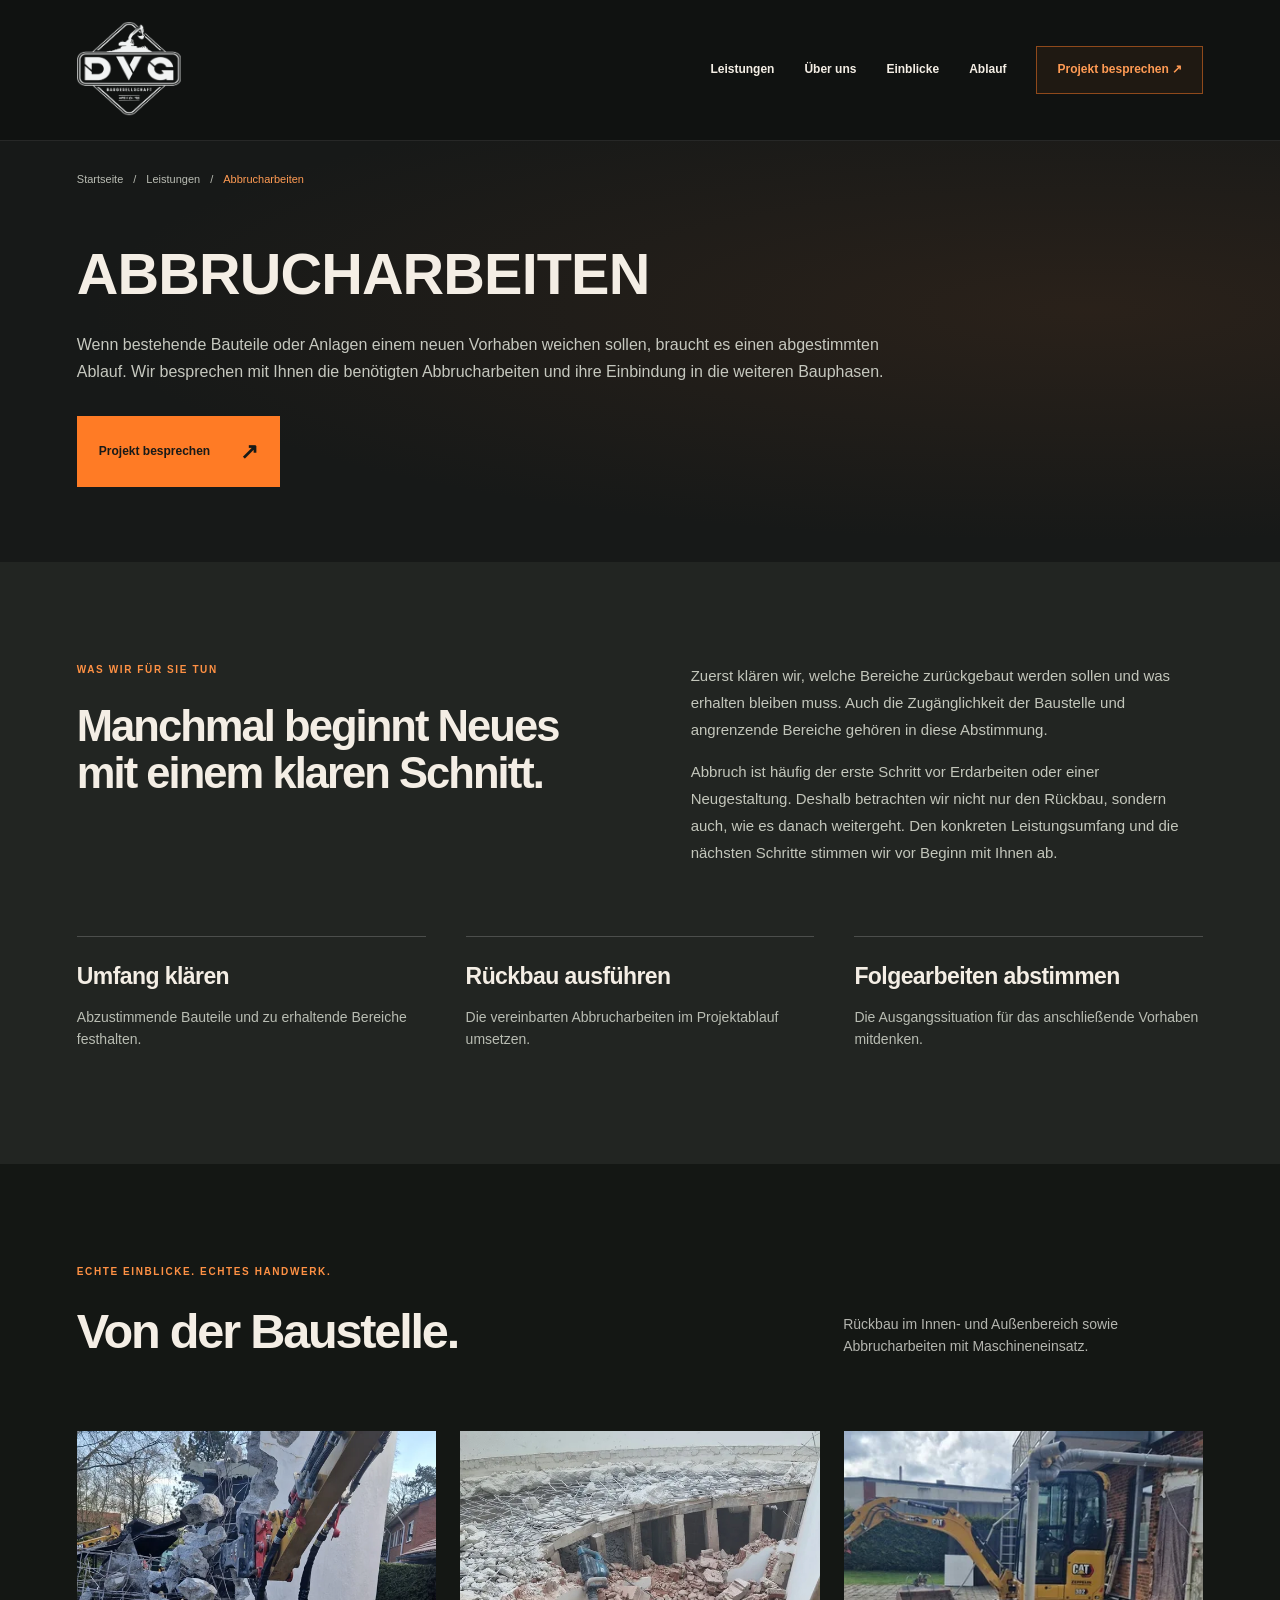
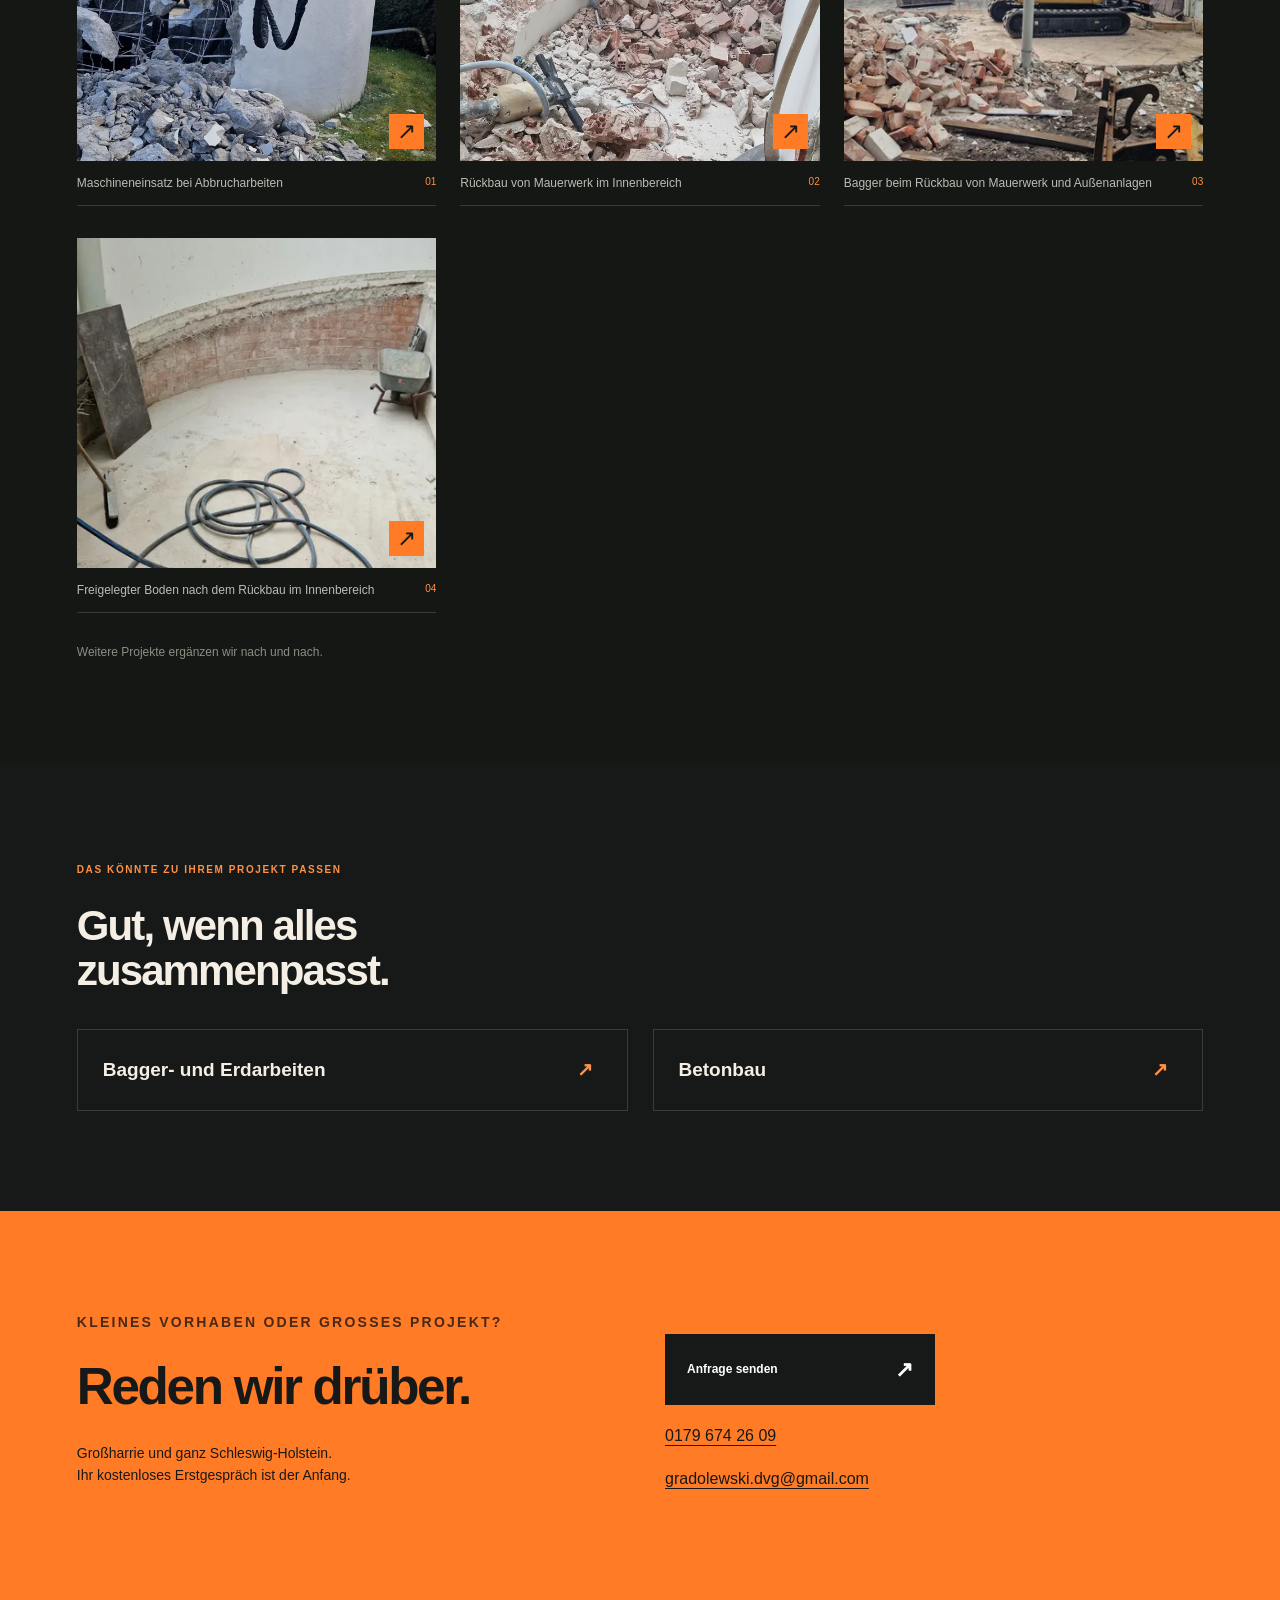
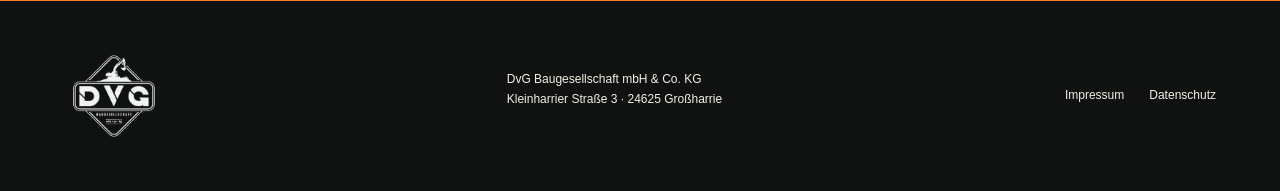
<file: abbrucharbeiten.html>
<!doctype html><html lang="de"><head><meta charset="utf-8"><meta name="viewport" content="width=device-width,initial-scale=1"><meta name="robots" content="noindex,nofollow"><meta name="theme-color" content="#171918"><meta name="description" content="Abbrucharbeiten von DvG aus Großharrie in Schleswig-Holstein. Platz für Neues schaffen: abgestimmter Rückbau als Teil Ihres Bauvorhabens."><title>Abbrucharbeiten in Schleswig-Holstein | DvG Baugesellschaft</title><link rel="stylesheet" href="styles.css?v=20261028-icons-2"><script src="app.js?v=20261028-icons-2" defer></script><link rel="icon" type="image/svg+xml" href="favicon.svg">
</head><body class="service-page"><a class="skip" href="#inhalt">Zum Inhalt</a><header><a class="brand" href="index.html" aria-label="DvG Startseite"><img src="assets/dvg-logo.png" width="1072" height="1099" alt="DVG Baugesellschaft mbH &amp; Co. KG"></a><button class="menu" aria-expanded="false" aria-controls="navigation">Menü</button><nav id="navigation" aria-label="Hauptnavigation"><a href="index.html#leistungen">Leistungen</a><a href="index.html#ueber-uns">Über uns</a><a href="index.html#projekte">Einblicke</a><a href="index.html#ablauf">Ablauf</a><a class="nav-cta" href="index.html#kontakt">Projekt besprechen ↗</a></nav></header><main id="inhalt"><section class="service-hero section"><nav class="breadcrumbs" aria-label="Brotkrümelnavigation"><a href="index.html">Startseite</a><span aria-hidden="true">/</span><a href="index.html#leistungen">Leistungen</a><span aria-hidden="true">/</span><span aria-current="page">Abbrucharbeiten</span></nav><div class="service-hero-grid"><div><h1>Abbruch&shy;arbeiten</h1><p class="service-lead">Wenn bestehende Bauteile oder Anlagen einem neuen Vorhaben weichen sollen, braucht es einen abgestimmten Ablauf. Wir besprechen mit Ihnen die benötigten Abbrucharbeiten und ihre Einbindung in die weiteren Bauphasen.</p><a class="button" href="index.html#kontakt">Projekt besprechen <span aria-hidden="true">↗</span></a></div></div></section><section class="section service-details"><div><p class="eyebrow">WAS WIR FÜR SIE TUN</p><h2>Manchmal beginnt Neues<br>mit einem klaren Schnitt.</h2></div><div class="service-description"><p>Zuerst klären wir, welche Bereiche zurückgebaut werden sollen und was erhalten bleiben muss. Auch die Zugänglichkeit der Baustelle und angrenzende Bereiche gehören in diese Abstimmung.</p><p>Abbruch ist häufig der erste Schritt vor Erdarbeiten oder einer Neugestaltung. Deshalb betrachten wir nicht nur den Rückbau, sondern auch, wie es danach weitergeht. Den konkreten Leistungsumfang und die nächsten Schritte stimmen wir vor Beginn mit Ihnen ab.</p></div><div class="service-tasks"><article><h3>Umfang klären</h3><p>Abzustimmende Bauteile und zu erhaltende Bereiche festhalten.</p></article><article><h3>Rückbau ausführen</h3><p>Die vereinbarten Abbrucharbeiten im Projektablauf umsetzen.</p></article><article><h3>Folgearbeiten abstimmen</h3><p>Die Ausgangssituation für das anschließende Vorhaben mitdenken.</p></article></div></section><section id="galerie" class="section service-gallery-section"><div class="section-heading"><div><p class="eyebrow">ECHTE EINBLICKE. ECHTES HANDWERK.</p><h2>Von der Baustelle.</h2></div><p>Rückbau im Innen- und Außenbereich sowie Abbrucharbeiten mit Maschineneinsatz.</p></div><div class="service-gallery"><figure><button class="gallery-open" type="button" data-full="assets/projekt-09-1280.webp" data-caption="Maschineneinsatz bei Abbrucharbeiten" aria-label="Foto vergrößern: Maschineneinsatz bei Abbrucharbeiten"><img src="assets/projekt-09-640.webp" srcset="assets/projekt-09-640.webp 640w, assets/projekt-09-1280.webp 1280w" sizes="(max-width: 700px) 100vw, (max-width: 1000px) 45vw, 30vw" alt="Maschineneinsatz bei Abbrucharbeiten" loading="lazy"><span class="zoom-mark" aria-hidden="true">↗</span></button><figcaption><span>Maschineneinsatz bei Abbrucharbeiten</span><span class="gallery-photo-number">01</span></figcaption></figure><figure><button class="gallery-open" type="button" data-full="assets/ruckbau-von-mauerwerk-im-innenbereich-1126.webp" data-caption="Rückbau von Mauerwerk im Innenbereich" aria-label="Foto vergrößern: Rückbau von Mauerwerk im Innenbereich"><img src="assets/ruckbau-von-mauerwerk-im-innenbereich-640.webp" srcset="assets/ruckbau-von-mauerwerk-im-innenbereich-640.webp 640w, assets/ruckbau-von-mauerwerk-im-innenbereich-1126.webp 1126w" sizes="(max-width: 700px) 100vw, (max-width: 1000px) 45vw, 30vw" alt="Rückbau von Mauerwerk im Innenbereich" loading="lazy" width="1126" height="2000"><span class="zoom-mark" aria-hidden="true">↗</span></button><figcaption><span>Rückbau von Mauerwerk im Innenbereich</span><span class="gallery-photo-number">02</span></figcaption></figure><figure><button class="gallery-open" type="button" data-full="assets/bagger-beim-ruckbau-von-mauerwerk-und-aussenanlagen-1920.webp" data-caption="Bagger beim Rückbau von Mauerwerk und Außenanlagen" aria-label="Foto vergrößern: Bagger beim Rückbau von Mauerwerk und Außenanlagen"><img src="assets/bagger-beim-ruckbau-von-mauerwerk-und-aussenanlagen-640.webp" srcset="assets/bagger-beim-ruckbau-von-mauerwerk-und-aussenanlagen-640.webp 640w, assets/bagger-beim-ruckbau-von-mauerwerk-und-aussenanlagen-1280.webp 1280w, assets/bagger-beim-ruckbau-von-mauerwerk-und-aussenanlagen-1920.webp 1920w" sizes="(max-width: 700px) 100vw, (max-width: 1000px) 45vw, 30vw" alt="Bagger beim Rückbau von Mauerwerk und Außenanlagen" loading="lazy" width="1920" height="1081"><span class="zoom-mark" aria-hidden="true">↗</span></button><figcaption><span>Bagger beim Rückbau von Mauerwerk und Außenanlagen</span><span class="gallery-photo-number">03</span></figcaption></figure><figure><button class="gallery-open" type="button" data-full="assets/freigelegter-boden-nach-dem-ruckbau-im-innenbereich-1920.webp" data-caption="Freigelegter Boden nach dem Rückbau im Innenbereich" aria-label="Foto vergrößern: Freigelegter Boden nach dem Rückbau im Innenbereich"><img src="assets/freigelegter-boden-nach-dem-ruckbau-im-innenbereich-640.webp" srcset="assets/freigelegter-boden-nach-dem-ruckbau-im-innenbereich-640.webp 640w, assets/freigelegter-boden-nach-dem-ruckbau-im-innenbereich-1280.webp 1280w, assets/freigelegter-boden-nach-dem-ruckbau-im-innenbereich-1920.webp 1920w" sizes="(max-width: 700px) 100vw, (max-width: 1000px) 45vw, 30vw" alt="Freigelegter Boden nach dem Rückbau im Innenbereich" loading="lazy" width="1920" height="1081"><span class="zoom-mark" aria-hidden="true">↗</span></button><figcaption><span>Freigelegter Boden nach dem Rückbau im Innenbereich</span><span class="gallery-photo-number">04</span></figcaption></figure></div><p class="gallery-growing">Weitere Projekte ergänzen wir nach und nach.</p></section><section class="section service-related"><p class="eyebrow">DAS KÖNNTE ZU IHREM PROJEKT PASSEN</p><h2>Gut, wenn alles<br>zusammenpasst.</h2><div class="related-links"><a href="bagger-und-erdarbeiten.html"><span>Bagger- und Erd&shy;arbeiten</span><span aria-hidden="true">↗</span></a><a href="betonbau.html"><span>Beton&shy;bau</span><span aria-hidden="true">↗</span></a></div></section><section class="section service-contact"><div><p class="eyebrow">KLEINES VORHABEN ODER GROSSES PROJEKT?</p><h2>Reden wir drüber.</h2><p>Großharrie und ganz Schleswig-Holstein.<br>Ihr kostenloses Erstgespräch ist der Anfang.</p></div><div><a class="button" href="index.html#kontakt">Anfrage senden <span aria-hidden="true">↗</span></a><a class="service-direct" href="tel:+491796742609">0179 674 26 09</a><a class="service-direct" href="mailto:gradolewski.dvg@gmail.com">gradolewski.dvg@gmail.com</a></div></section></main><dialog class="project-lightbox" aria-label="Projektfoto vergrößert"><div class="lightbox-toolbar"><p class="lightbox-count" aria-live="polite"></p><button class="lightbox-close" type="button" aria-label="Bildansicht schließen">Schließen ×</button></div><img class="lightbox-image" alt="" aria-hidden="true"><div class="lightbox-bottom"><button class="lightbox-prev" type="button" aria-label="Vorheriges Foto">←</button><p class="lightbox-caption"></p><button class="lightbox-next" type="button" aria-label="Nächstes Foto">→</button></div></dialog><footer><a class="brand" href="index.html"><img src="assets/dvg-logo.png" width="1072" height="1099" alt="DVG Baugesellschaft mbH &amp; Co. KG"></a><p>DvG Baugesellschaft mbH &amp; Co. KG<br>Kleinharrier Straße 3 · 24625 Großharrie</p><div><a href="impressum.html">Impressum</a><a href="datenschutz.html">Datenschutz</a></div></footer></body></html>
</file>
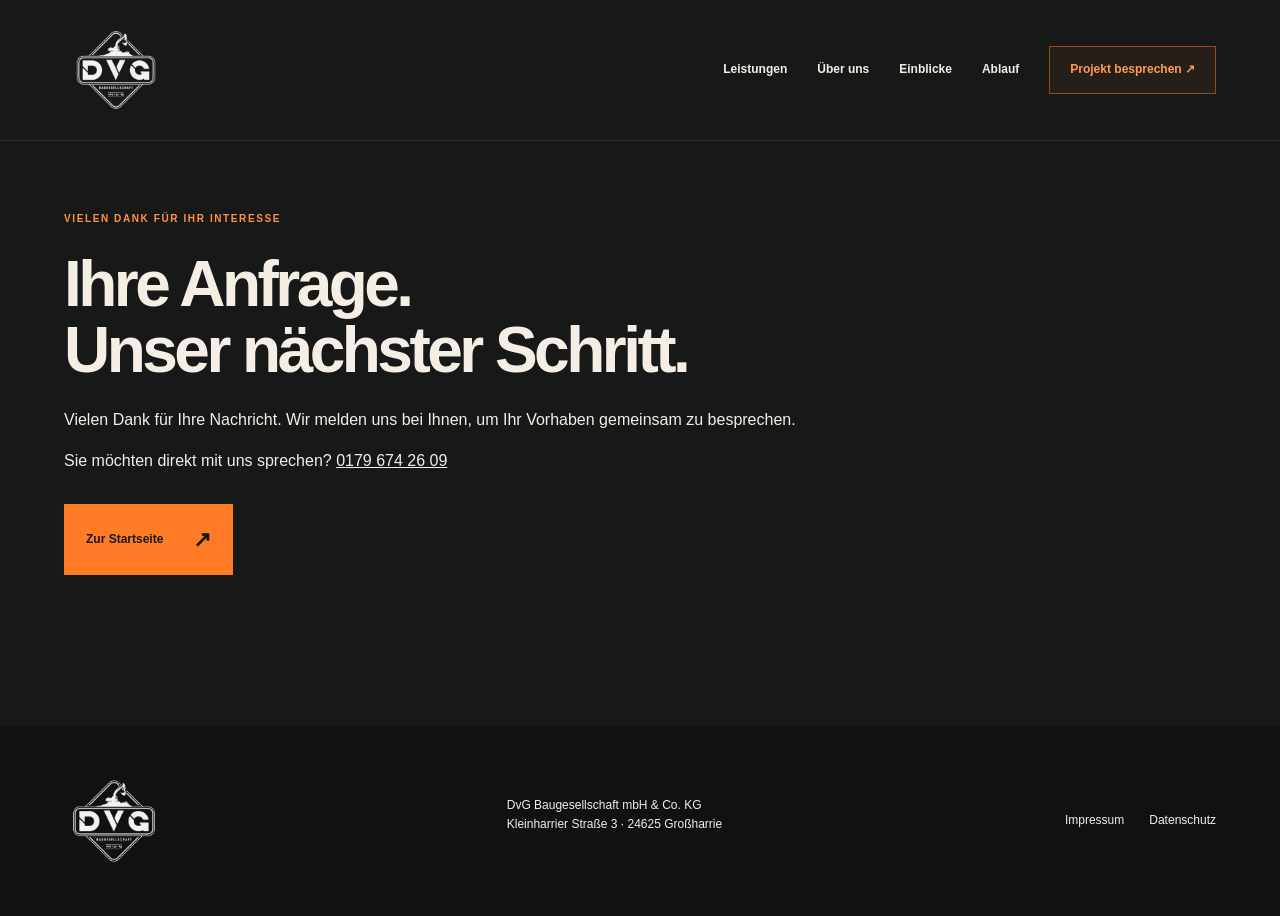
<file: anfrage-gesendet.html>
<!doctype html><html lang="de"><head><meta charset="utf-8"><meta name="viewport" content="width=device-width,initial-scale=1"><meta name="robots" content="noindex,nofollow"><meta name="theme-color" content="#171918"><meta name="description" content="DvG Baugesellschaft aus Großharrie: Tiefbau, Erdarbeiten, Pflasterarbeiten, Zaun- und Torbau sowie Gartengestaltung in Schleswig-Holstein."><title>Vielen Dank | DvG Baugesellschaft</title><link rel="stylesheet" href="styles.css?v=20261028-icons-2"><script src="app.js?v=20261028-icons-2" defer></script><link rel="icon" type="image/svg+xml" href="favicon.svg">
</head><body class="thanks-page"><a class="skip" href="#inhalt">Zum Inhalt</a><header><a class="brand" href="index.html" aria-label="DvG Startseite"><img src="assets/dvg-logo.png" width="1072" height="1099" alt="DVG Baugesellschaft mbH &amp; Co. KG"></a><button class="menu" aria-expanded="false" aria-controls="navigation">Menü</button><nav id="navigation" aria-label="Hauptnavigation"><a href="index.html#leistungen">Leistungen</a><a href="index.html#ueber-uns">Über uns</a><a href="index.html#projekte">Einblicke</a><a href="index.html#ablauf">Ablauf</a><a class="nav-cta" href="index.html#kontakt">Projekt besprechen ↗</a></nav></header><main id="inhalt" class="section legal thanks"><p class="eyebrow">VIELEN DANK FÜR IHR INTERESSE</p><h1>Ihre Anfrage.<br>Unser nächster Schritt.</h1><p>Vielen Dank für Ihre Nachricht. Wir melden uns bei Ihnen, um Ihr Vorhaben gemeinsam zu besprechen.</p><p>Sie möchten direkt mit uns sprechen? <a href="tel:+491796742609">0179 674 26 09</a></p><a class="button" href="index.html">Zur Startseite <span>↗</span></a></main><footer><a class="brand" href="index.html"><img src="assets/dvg-logo.png" width="1072" height="1099" alt="DVG Baugesellschaft mbH &amp; Co. KG"></a><p>DvG Baugesellschaft mbH &amp; Co. KG<br>Kleinharrier Straße 3 · 24625 Großharrie</p><div><a href="impressum.html">Impressum</a><a href="datenschutz.html">Datenschutz</a></div></footer></body></html>
</file>
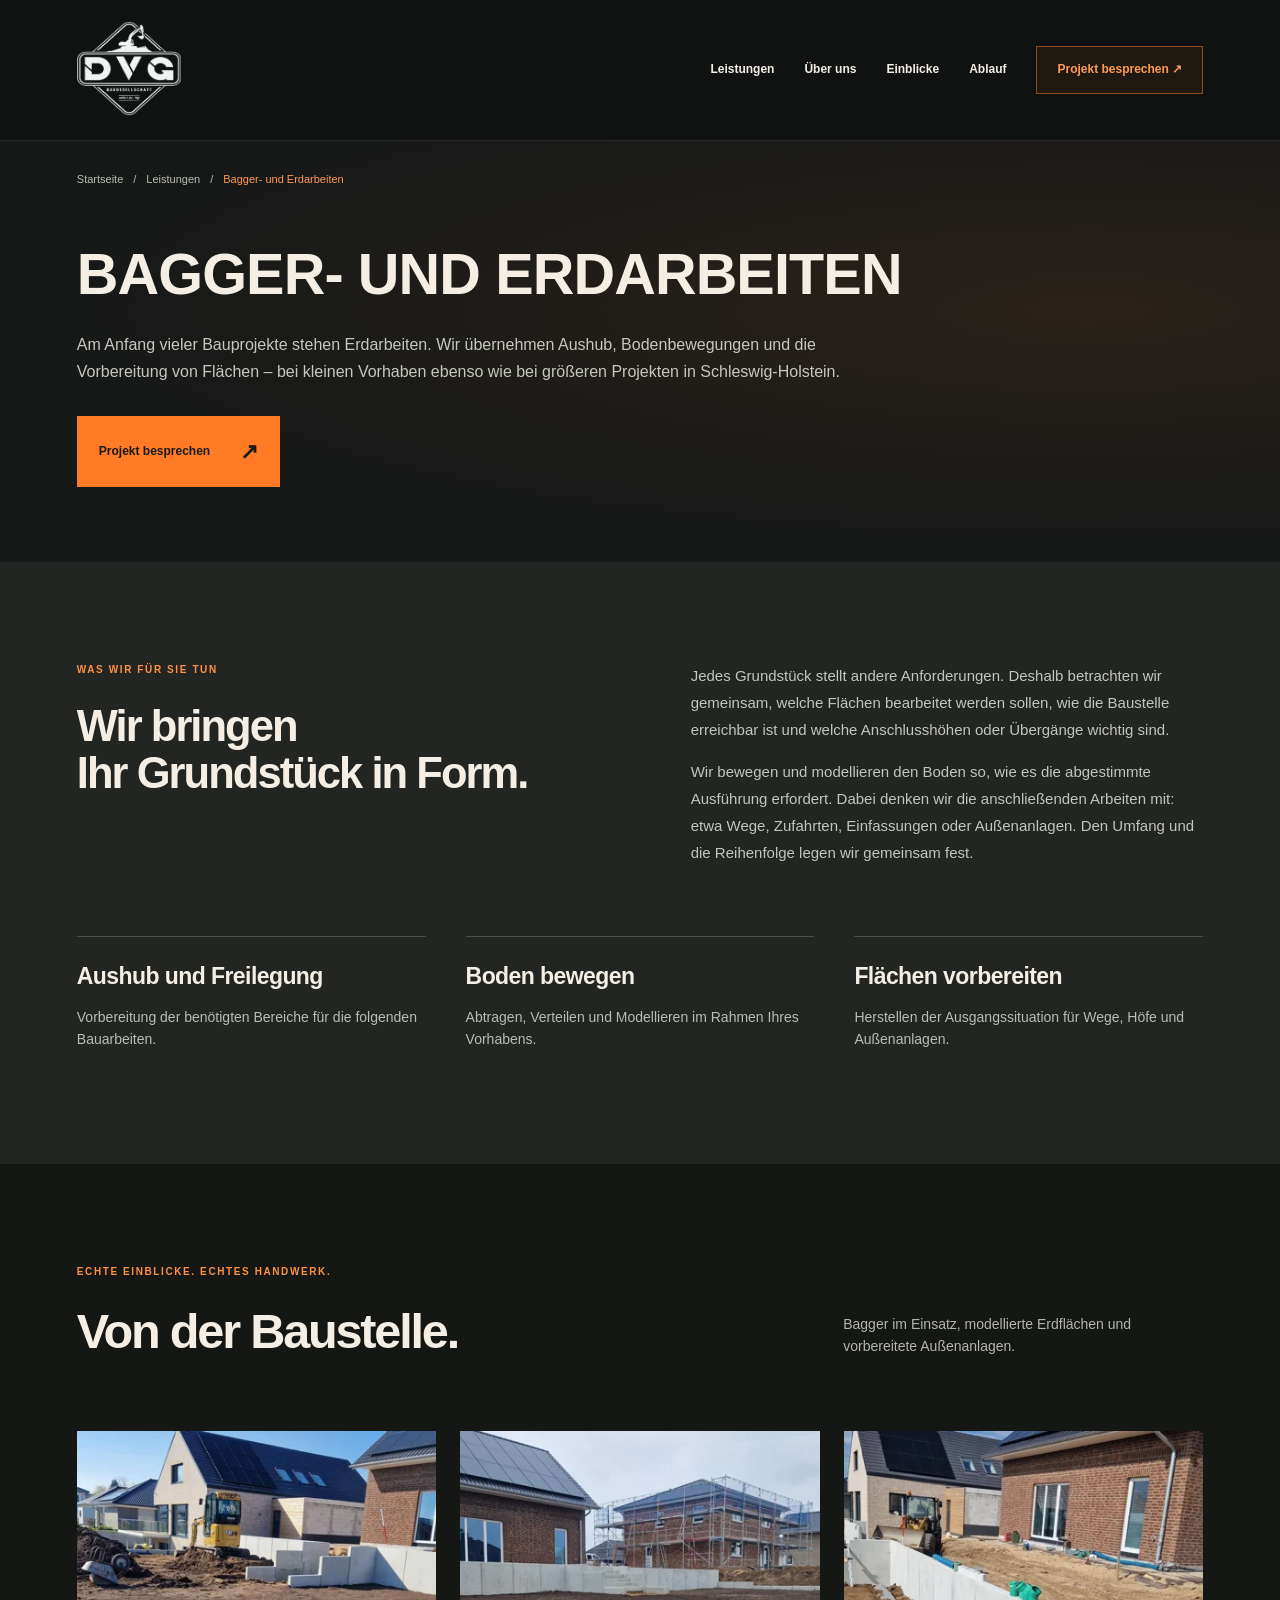
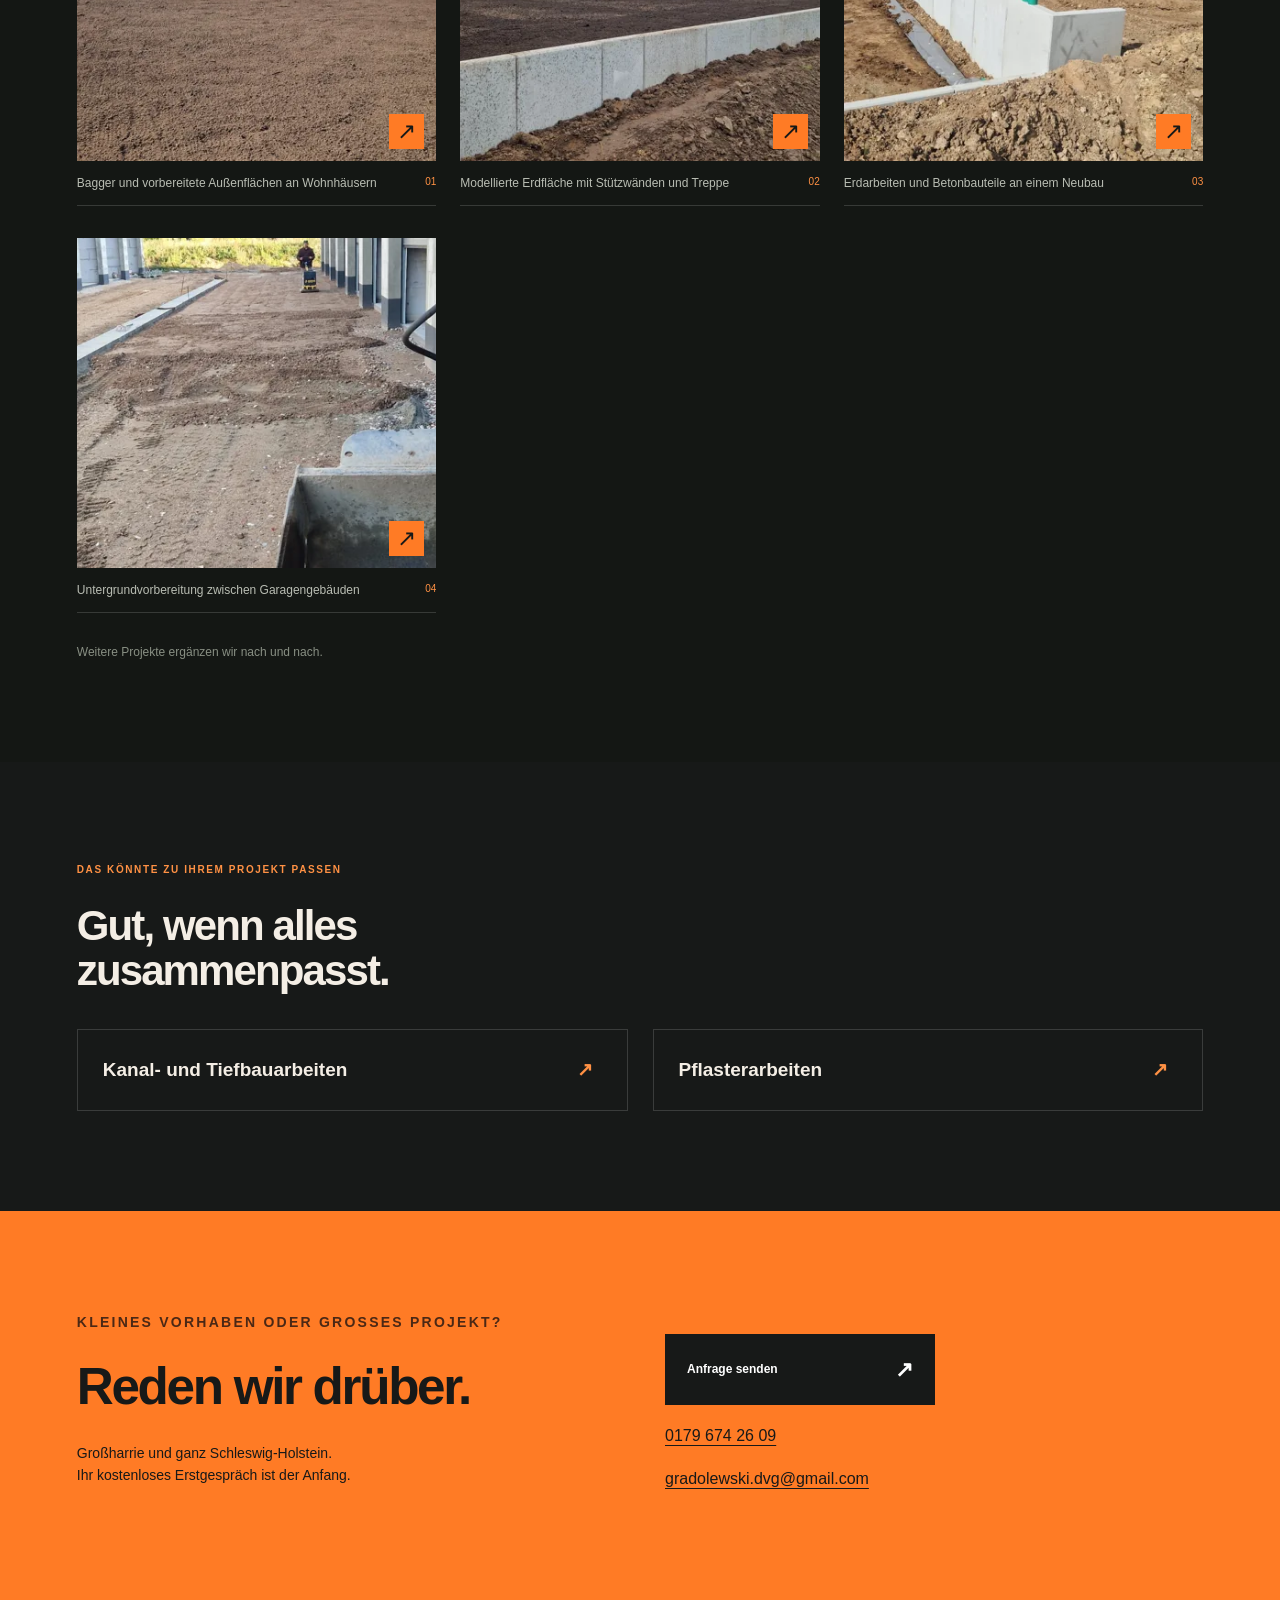
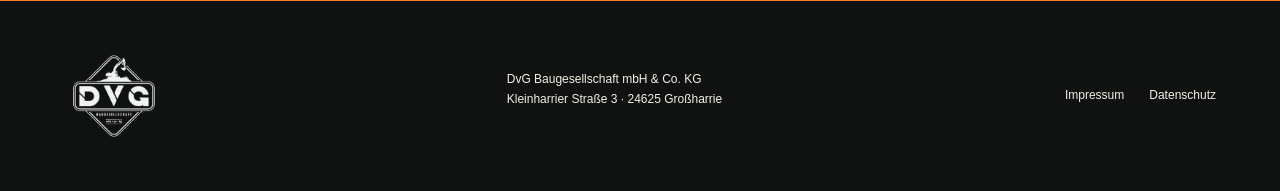
<file: bagger-und-erdarbeiten.html>
<!doctype html><html lang="de"><head><meta charset="utf-8"><meta name="viewport" content="width=device-width,initial-scale=1"><meta name="robots" content="noindex,nofollow"><meta name="theme-color" content="#171918"><meta name="description" content="Bagger- und Erdarbeiten von DvG aus Großharrie in Schleswig-Holstein. Aushub, Bodenbewegung und Geländemodellierung – wir schaffen Platz für das, was Sie vorhaben."><title>Bagger- und Erdarbeiten in Schleswig-Holstein | DvG Baugesellschaft</title><link rel="stylesheet" href="styles.css?v=20261028-icons-2"><script src="app.js?v=20261028-icons-2" defer></script><link rel="icon" type="image/svg+xml" href="favicon.svg">
</head><body class="service-page"><a class="skip" href="#inhalt">Zum Inhalt</a><header><a class="brand" href="index.html" aria-label="DvG Startseite"><img src="assets/dvg-logo.png" width="1072" height="1099" alt="DVG Baugesellschaft mbH &amp; Co. KG"></a><button class="menu" aria-expanded="false" aria-controls="navigation">Menü</button><nav id="navigation" aria-label="Hauptnavigation"><a href="index.html#leistungen">Leistungen</a><a href="index.html#ueber-uns">Über uns</a><a href="index.html#projekte">Einblicke</a><a href="index.html#ablauf">Ablauf</a><a class="nav-cta" href="index.html#kontakt">Projekt besprechen ↗</a></nav></header><main id="inhalt"><section class="service-hero section"><nav class="breadcrumbs" aria-label="Brotkrümelnavigation"><a href="index.html">Startseite</a><span aria-hidden="true">/</span><a href="index.html#leistungen">Leistungen</a><span aria-hidden="true">/</span><span aria-current="page">Bagger- und Erdarbeiten</span></nav><div class="service-hero-grid"><div><h1>Bagger- und Erd&shy;arbeiten</h1><p class="service-lead">Am Anfang vieler Bauprojekte stehen Erdarbeiten. Wir übernehmen Aushub, Bodenbewegungen und die Vorbereitung von Flächen – bei kleinen Vorhaben ebenso wie bei größeren Projekten in Schleswig-Holstein.</p><a class="button" href="index.html#kontakt">Projekt besprechen <span aria-hidden="true">↗</span></a></div></div></section><section class="section service-details"><div><p class="eyebrow">WAS WIR FÜR SIE TUN</p><h2>Wir bringen<br>Ihr Grundstück in Form.</h2></div><div class="service-description"><p>Jedes Grundstück stellt andere Anforderungen. Deshalb betrachten wir gemeinsam, welche Flächen bearbeitet werden sollen, wie die Baustelle erreichbar ist und welche Anschlusshöhen oder Übergänge wichtig sind.</p><p>Wir bewegen und modellieren den Boden so, wie es die abgestimmte Ausführung erfordert. Dabei denken wir die anschließenden Arbeiten mit: etwa Wege, Zufahrten, Einfassungen oder Außenanlagen. Den Umfang und die Reihenfolge legen wir gemeinsam fest.</p></div><div class="service-tasks"><article><h3>Aushub und Freilegung</h3><p>Vorbereitung der benötigten Bereiche für die folgenden Bauarbeiten.</p></article><article><h3>Boden bewegen</h3><p>Abtragen, Verteilen und Modellieren im Rahmen Ihres Vorhabens.</p></article><article><h3>Flächen vorbereiten</h3><p>Herstellen der Ausgangssituation für Wege, Höfe und Außenanlagen.</p></article></div></section><section id="galerie" class="section service-gallery-section"><div class="section-heading"><div><p class="eyebrow">ECHTE EINBLICKE. ECHTES HANDWERK.</p><h2>Von der Baustelle.</h2></div><p>Bagger im Einsatz, modellierte Erdflächen und vorbereitete Außenanlagen.</p></div><div class="service-gallery"><figure><button class="gallery-open" type="button" data-full="assets/projekt-16-1920.webp" data-caption="Bagger und vorbereitete Außenflächen an Wohnhäusern" aria-label="Foto vergrößern: Bagger und vorbereitete Außenflächen an Wohnhäusern"><img src="assets/projekt-16-640.webp" srcset="assets/projekt-16-640.webp 640w, assets/projekt-16-1280.webp 1280w, assets/projekt-16-1920.webp 1920w" sizes="(max-width: 700px) 100vw, (max-width: 1000px) 45vw, 30vw" alt="Bagger und vorbereitete Außenflächen an Wohnhäusern" loading="lazy"><span class="zoom-mark" aria-hidden="true">↗</span></button><figcaption><span>Bagger und vorbereitete Außenflächen an Wohnhäusern</span><span class="gallery-photo-number">01</span></figcaption></figure><figure><button class="gallery-open" type="button" data-full="assets/projekt-08-1920.webp" data-caption="Modellierte Erdfläche mit Stützwänden und Treppe" aria-label="Foto vergrößern: Modellierte Erdfläche mit Stützwänden und Treppe"><img src="assets/projekt-08-640.webp" srcset="assets/projekt-08-640.webp 640w, assets/projekt-08-1280.webp 1280w, assets/projekt-08-1920.webp 1920w" sizes="(max-width: 700px) 100vw, (max-width: 1000px) 45vw, 30vw" alt="Modellierte Erdfläche mit Stützwänden und Treppe" loading="lazy"><span class="zoom-mark" aria-hidden="true">↗</span></button><figcaption><span>Modellierte Erdfläche mit Stützwänden und Treppe</span><span class="gallery-photo-number">02</span></figcaption></figure><figure><button class="gallery-open" type="button" data-full="assets/projekt-13-1920.webp" data-caption="Erdarbeiten und Betonbauteile an einem Neubau" aria-label="Foto vergrößern: Erdarbeiten und Betonbauteile an einem Neubau"><img src="assets/projekt-13-640.webp" srcset="assets/projekt-13-640.webp 640w, assets/projekt-13-1280.webp 1280w, assets/projekt-13-1920.webp 1920w" sizes="(max-width: 700px) 100vw, (max-width: 1000px) 45vw, 30vw" alt="Erdarbeiten und Betonbauteile an einem Neubau" loading="lazy"><span class="zoom-mark" aria-hidden="true">↗</span></button><figcaption><span>Erdarbeiten und Betonbauteile an einem Neubau</span><span class="gallery-photo-number">03</span></figcaption></figure><figure><button class="gallery-open" type="button" data-full="assets/projekt-19-1920.webp" data-caption="Untergrundvorbereitung zwischen Garagengebäuden" aria-label="Foto vergrößern: Untergrundvorbereitung zwischen Garagengebäuden"><img src="assets/projekt-19-640.webp" srcset="assets/projekt-19-640.webp 640w, assets/projekt-19-1280.webp 1280w, assets/projekt-19-1920.webp 1920w" sizes="(max-width: 700px) 100vw, (max-width: 1000px) 45vw, 30vw" alt="Untergrundvorbereitung zwischen Garagengebäuden" loading="lazy"><span class="zoom-mark" aria-hidden="true">↗</span></button><figcaption><span>Untergrundvorbereitung zwischen Garagengebäuden</span><span class="gallery-photo-number">04</span></figcaption></figure></div><p class="gallery-growing">Weitere Projekte ergänzen wir nach und nach.</p></section><section class="section service-related"><p class="eyebrow">DAS KÖNNTE ZU IHREM PROJEKT PASSEN</p><h2>Gut, wenn alles<br>zusammenpasst.</h2><div class="related-links"><a href="kanal-und-tiefbauarbeiten.html"><span>Kanal- und Tiefbau&shy;arbeiten</span><span aria-hidden="true">↗</span></a><a href="pflasterarbeiten.html"><span>Pflaster&shy;arbeiten</span><span aria-hidden="true">↗</span></a></div></section><section class="section service-contact"><div><p class="eyebrow">KLEINES VORHABEN ODER GROSSES PROJEKT?</p><h2>Reden wir drüber.</h2><p>Großharrie und ganz Schleswig-Holstein.<br>Ihr kostenloses Erstgespräch ist der Anfang.</p></div><div><a class="button" href="index.html#kontakt">Anfrage senden <span aria-hidden="true">↗</span></a><a class="service-direct" href="tel:+491796742609">0179 674 26 09</a><a class="service-direct" href="mailto:gradolewski.dvg@gmail.com">gradolewski.dvg@gmail.com</a></div></section></main><dialog class="project-lightbox" aria-label="Projektfoto vergrößert"><div class="lightbox-toolbar"><p class="lightbox-count" aria-live="polite"></p><button class="lightbox-close" type="button" aria-label="Bildansicht schließen">Schließen ×</button></div><img class="lightbox-image" alt="" aria-hidden="true"><div class="lightbox-bottom"><button class="lightbox-prev" type="button" aria-label="Vorheriges Foto">←</button><p class="lightbox-caption"></p><button class="lightbox-next" type="button" aria-label="Nächstes Foto">→</button></div></dialog><footer><a class="brand" href="index.html"><img src="assets/dvg-logo.png" width="1072" height="1099" alt="DVG Baugesellschaft mbH &amp; Co. KG"></a><p>DvG Baugesellschaft mbH &amp; Co. KG<br>Kleinharrier Straße 3 · 24625 Großharrie</p><div><a href="impressum.html">Impressum</a><a href="datenschutz.html">Datenschutz</a></div></footer></body></html>
</file>
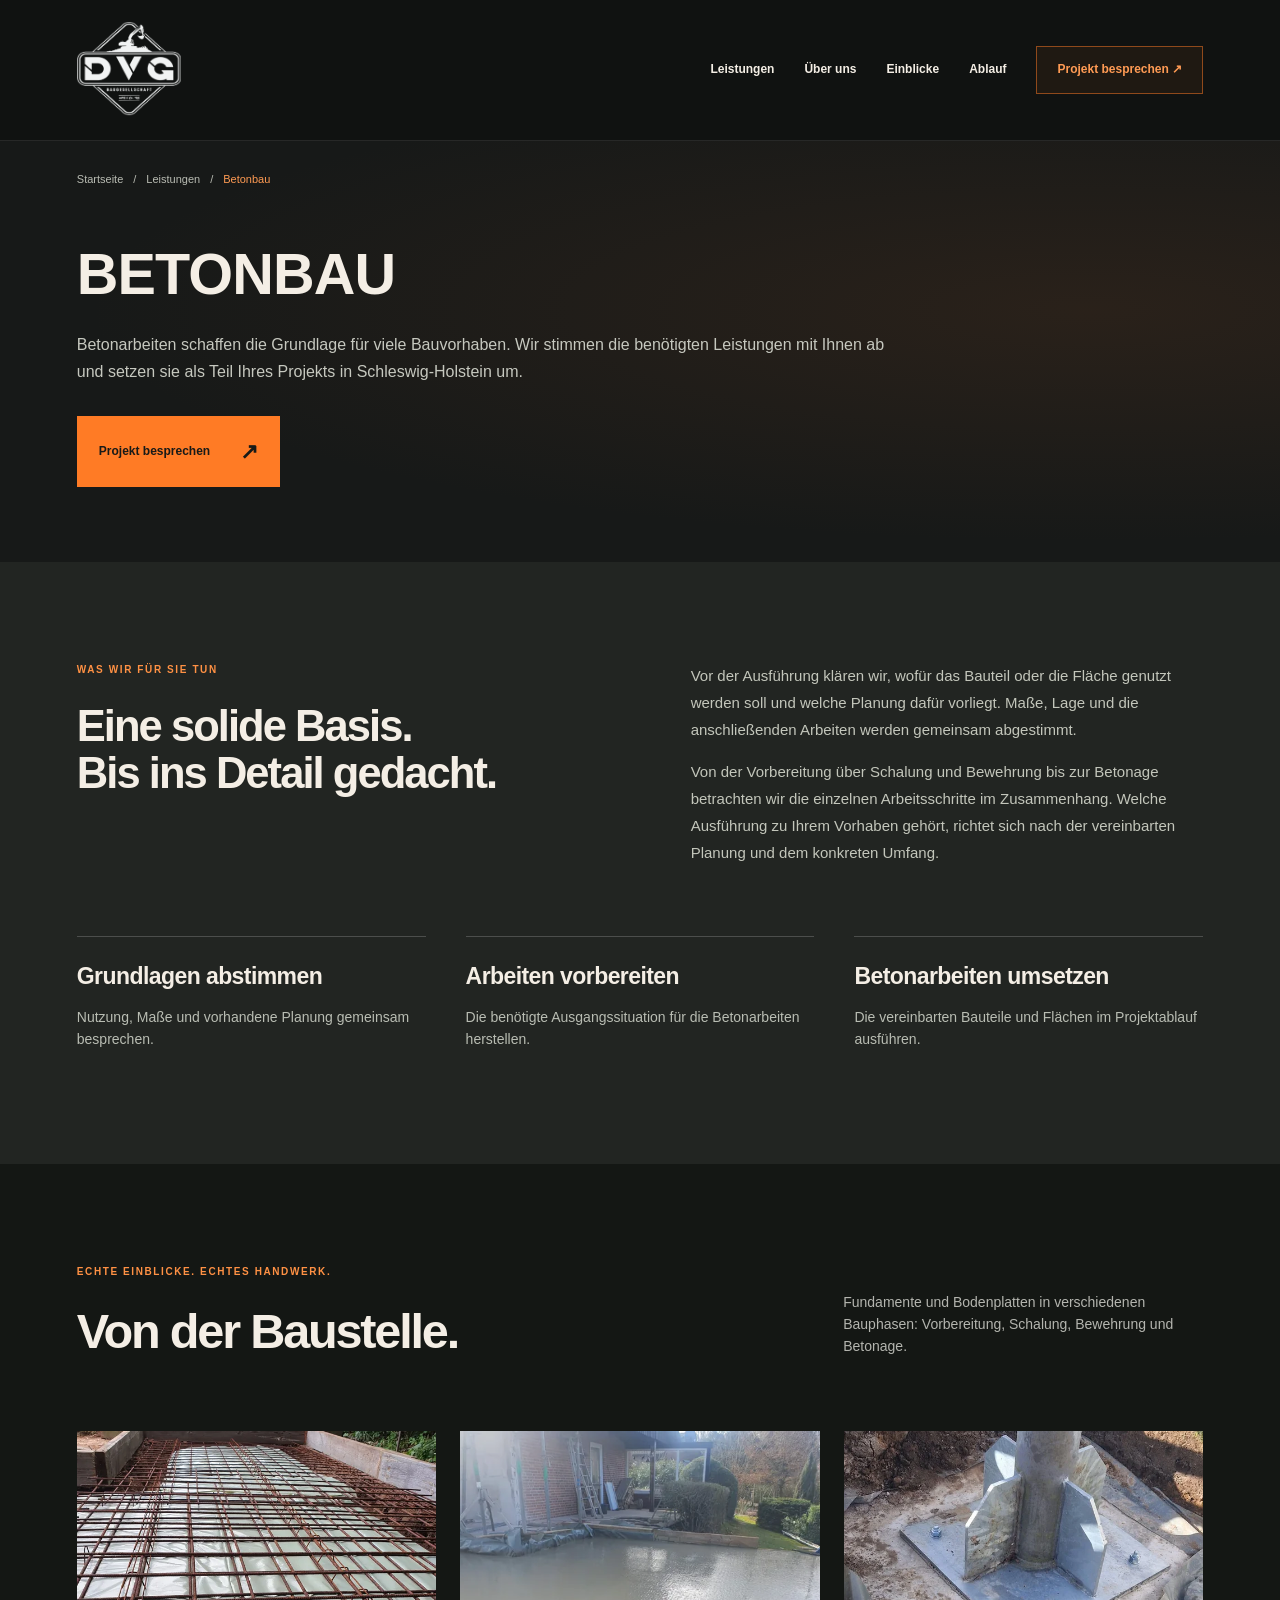
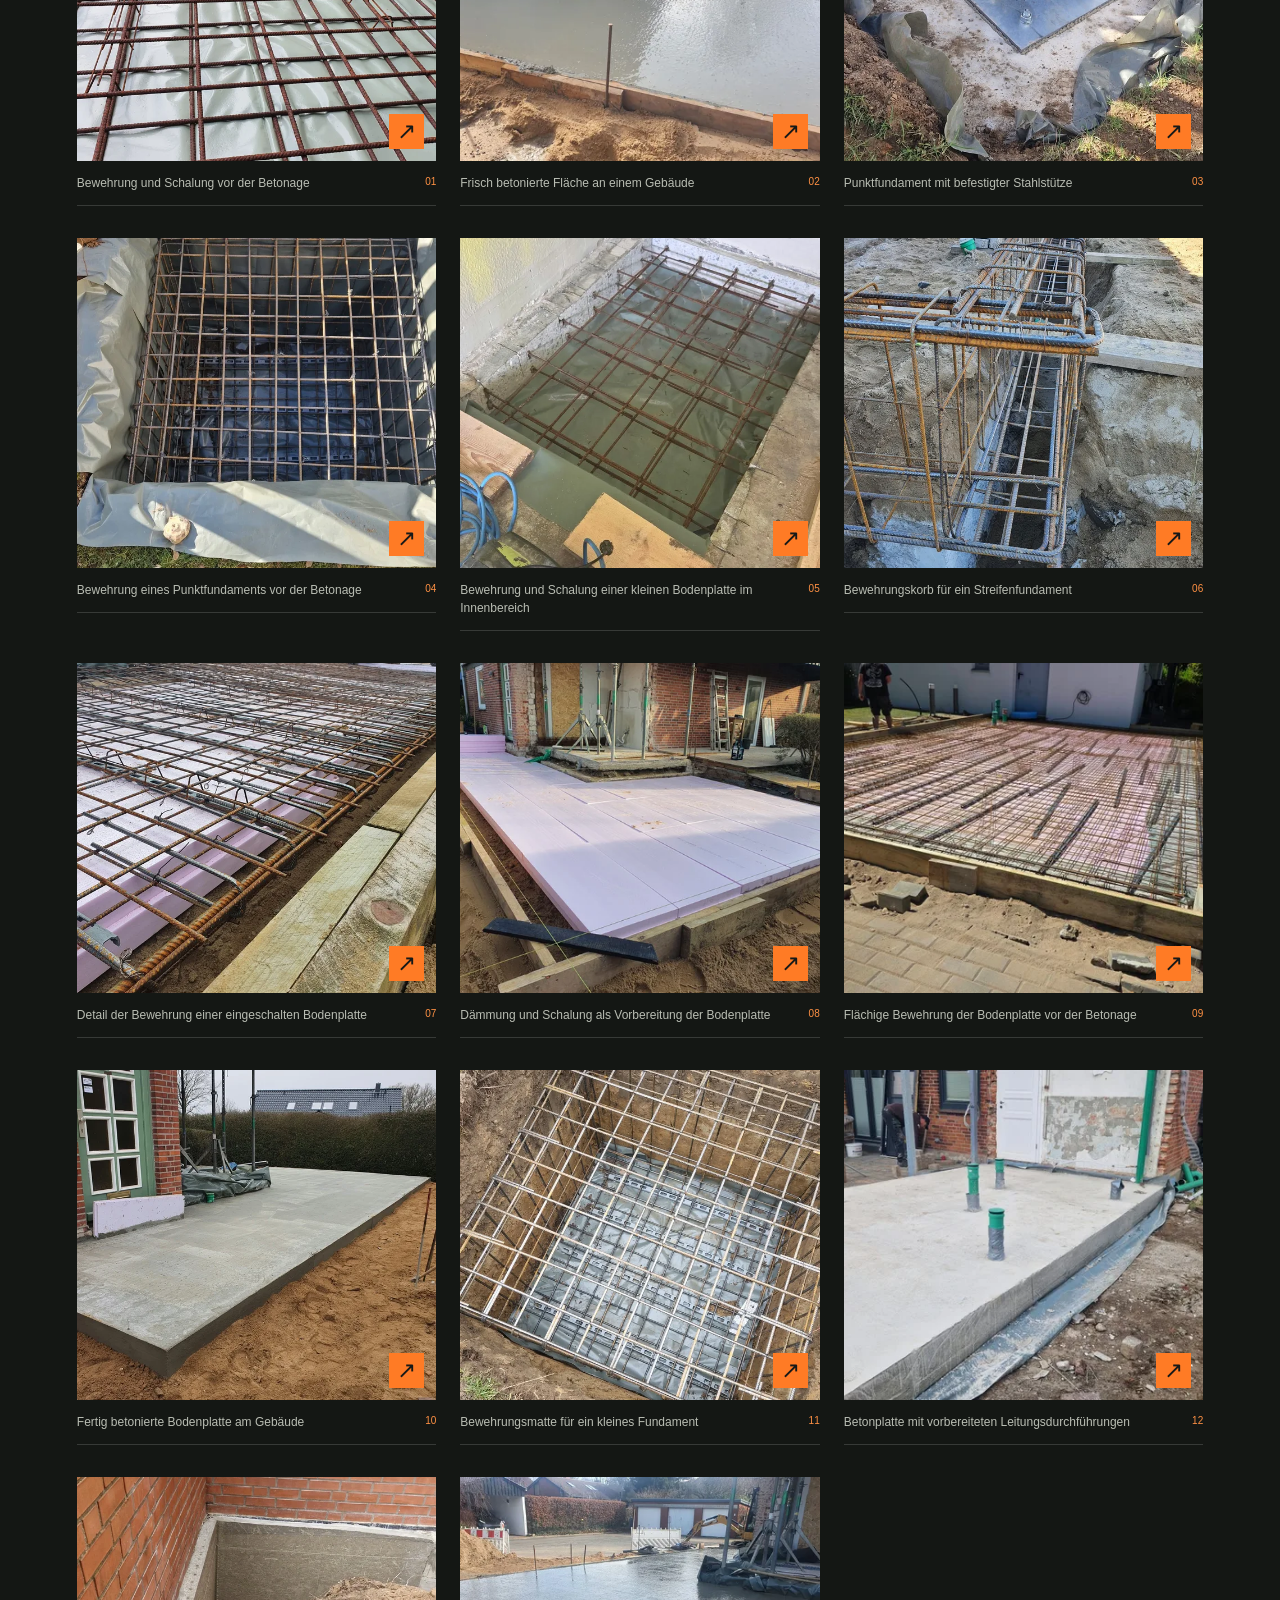
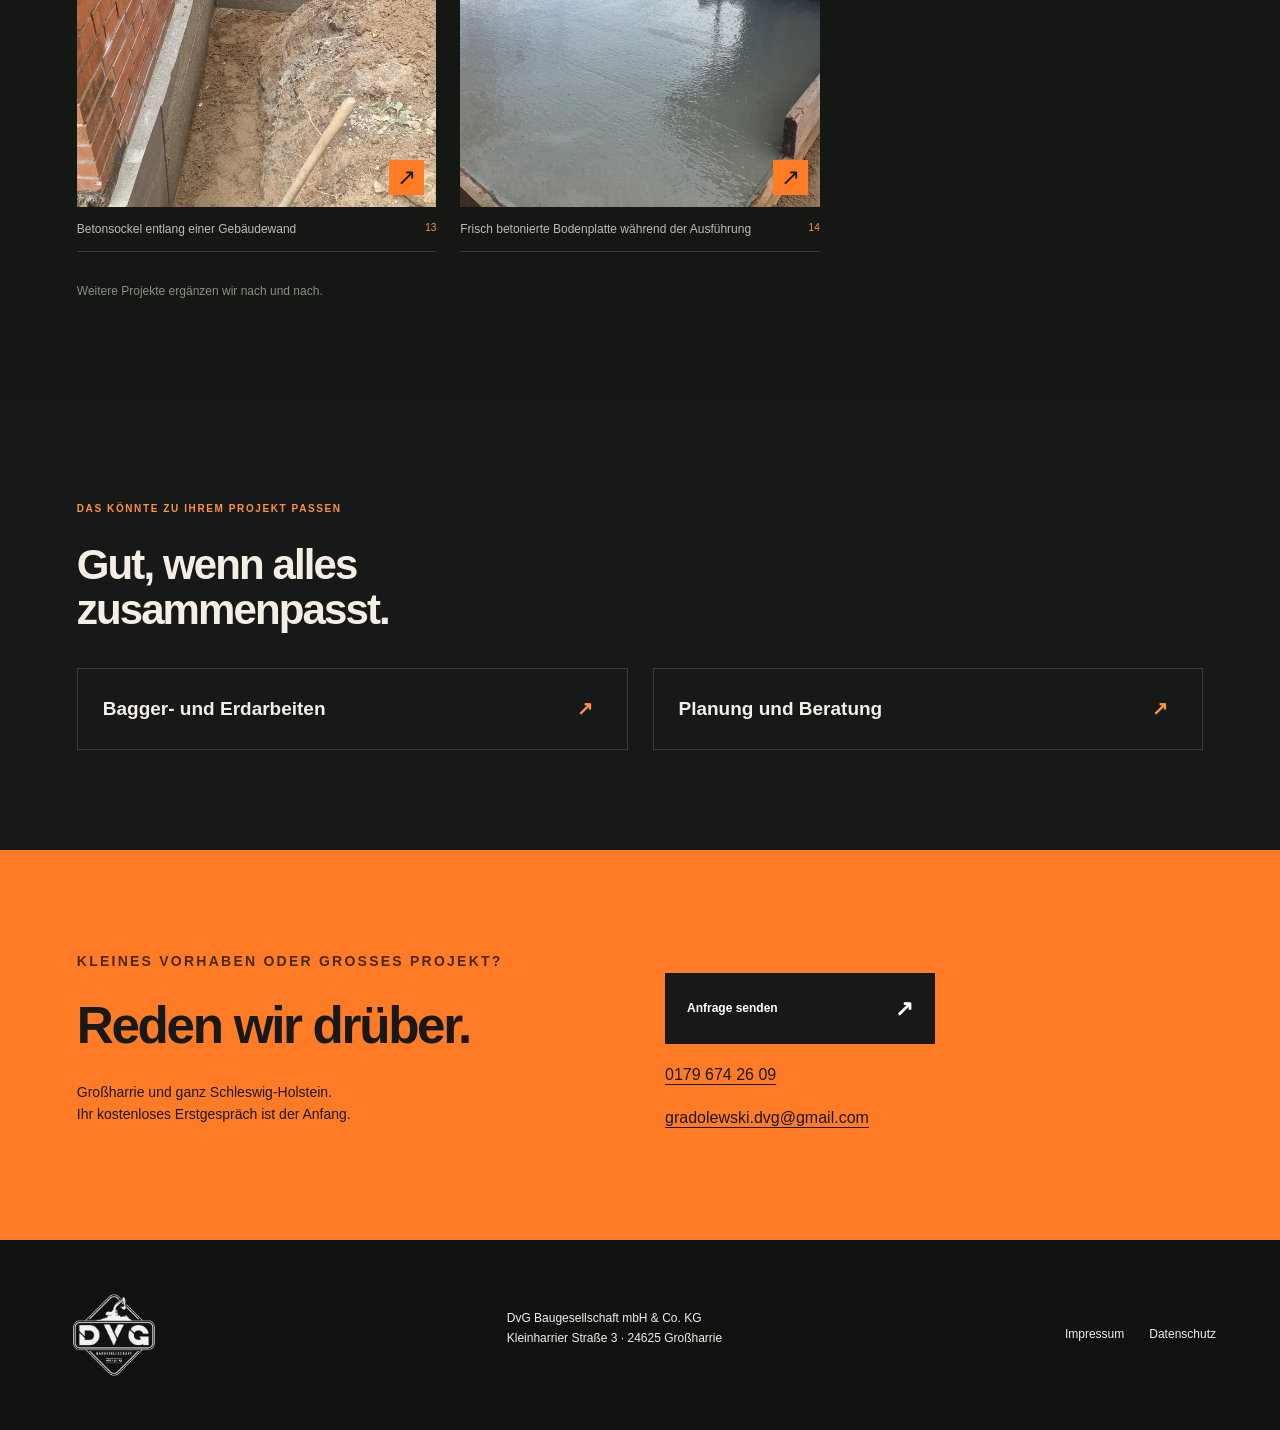
<file: betonbau.html>
<!doctype html><html lang="de"><head><meta charset="utf-8"><meta name="viewport" content="width=device-width,initial-scale=1"><meta name="robots" content="noindex,nofollow"><meta name="theme-color" content="#171918"><meta name="description" content="Betonbau von DvG aus Großharrie in Schleswig-Holstein. Fundamente, Betonflächen und Bauteile als solide Basis für Ihr Projekt."><title>Betonbau in Schleswig-Holstein | DvG Baugesellschaft</title><link rel="stylesheet" href="styles.css?v=20261028-icons-2"><script src="app.js?v=20261028-icons-2" defer></script><link rel="icon" type="image/svg+xml" href="favicon.svg">
</head><body class="service-page"><a class="skip" href="#inhalt">Zum Inhalt</a><header><a class="brand" href="index.html" aria-label="DvG Startseite"><img src="assets/dvg-logo.png" width="1072" height="1099" alt="DVG Baugesellschaft mbH &amp; Co. KG"></a><button class="menu" aria-expanded="false" aria-controls="navigation">Menü</button><nav id="navigation" aria-label="Hauptnavigation"><a href="index.html#leistungen">Leistungen</a><a href="index.html#ueber-uns">Über uns</a><a href="index.html#projekte">Einblicke</a><a href="index.html#ablauf">Ablauf</a><a class="nav-cta" href="index.html#kontakt">Projekt besprechen ↗</a></nav></header><main id="inhalt"><section class="service-hero section"><nav class="breadcrumbs" aria-label="Brotkrümelnavigation"><a href="index.html">Startseite</a><span aria-hidden="true">/</span><a href="index.html#leistungen">Leistungen</a><span aria-hidden="true">/</span><span aria-current="page">Betonbau</span></nav><div class="service-hero-grid"><div><h1>Beton&shy;bau</h1><p class="service-lead">Betonarbeiten schaffen die Grundlage für viele Bauvorhaben. Wir stimmen die benötigten Leistungen mit Ihnen ab und setzen sie als Teil Ihres Projekts in Schleswig-Holstein um.</p><a class="button" href="index.html#kontakt">Projekt besprechen <span aria-hidden="true">↗</span></a></div></div></section><section class="section service-details"><div><p class="eyebrow">WAS WIR FÜR SIE TUN</p><h2>Eine solide Basis.<br>Bis ins Detail gedacht.</h2></div><div class="service-description"><p>Vor der Ausführung klären wir, wofür das Bauteil oder die Fläche genutzt werden soll und welche Planung dafür vorliegt. Maße, Lage und die anschließenden Arbeiten werden gemeinsam abgestimmt.</p><p>Von der Vorbereitung über Schalung und Bewehrung bis zur Betonage betrachten wir die einzelnen Arbeitsschritte im Zusammenhang. Welche Ausführung zu Ihrem Vorhaben gehört, richtet sich nach der vereinbarten Planung und dem konkreten Umfang.</p></div><div class="service-tasks"><article><h3>Grundlagen abstimmen</h3><p>Nutzung, Maße und vorhandene Planung gemeinsam besprechen.</p></article><article><h3>Arbeiten vorbereiten</h3><p>Die benötigte Ausgangssituation für die Betonarbeiten herstellen.</p></article><article><h3>Betonarbeiten umsetzen</h3><p>Die vereinbarten Bauteile und Flächen im Projektablauf ausführen.</p></article></div></section><section id="galerie" class="section service-gallery-section"><div class="section-heading"><div><p class="eyebrow">ECHTE EINBLICKE. ECHTES HANDWERK.</p><h2>Von der Baustelle.</h2></div><p>Fundamente und Bodenplatten in verschiedenen Bauphasen: Vorbereitung, Schalung, Bewehrung und Betonage.</p></div><div class="service-gallery"><figure><button class="gallery-open" type="button" data-full="assets/projekt-14-1920.webp" data-caption="Bewehrung und Schalung vor der Betonage" aria-label="Foto vergrößern: Bewehrung und Schalung vor der Betonage"><img src="assets/projekt-14-640.webp" srcset="assets/projekt-14-640.webp 640w, assets/projekt-14-1280.webp 1280w, assets/projekt-14-1920.webp 1920w" sizes="(max-width: 700px) 100vw, (max-width: 1000px) 45vw, 30vw" alt="Bewehrung und Schalung vor der Betonage" loading="lazy"><span class="zoom-mark" aria-hidden="true">↗</span></button><figcaption><span>Bewehrung und Schalung vor der Betonage</span><span class="gallery-photo-number">01</span></figcaption></figure><figure><button class="gallery-open" type="button" data-full="assets/projekt-18-1920.webp" data-caption="Frisch betonierte Fläche an einem Gebäude" aria-label="Foto vergrößern: Frisch betonierte Fläche an einem Gebäude"><img src="assets/projekt-18-640.webp" srcset="assets/projekt-18-640.webp 640w, assets/projekt-18-1280.webp 1280w, assets/projekt-18-1920.webp 1920w" sizes="(max-width: 700px) 100vw, (max-width: 1000px) 45vw, 30vw" alt="Frisch betonierte Fläche an einem Gebäude" loading="lazy"><span class="zoom-mark" aria-hidden="true">↗</span></button><figcaption><span>Frisch betonierte Fläche an einem Gebäude</span><span class="gallery-photo-number">02</span></figcaption></figure><figure><button class="gallery-open" type="button" data-full="assets/punktfundament-mit-befestigter-stahlstutze-1126.webp" data-caption="Punktfundament mit befestigter Stahlstütze" aria-label="Foto vergrößern: Punktfundament mit befestigter Stahlstütze"><img src="assets/punktfundament-mit-befestigter-stahlstutze-640.webp" srcset="assets/punktfundament-mit-befestigter-stahlstutze-640.webp 640w, assets/punktfundament-mit-befestigter-stahlstutze-1126.webp 1126w" sizes="(max-width: 700px) 100vw, (max-width: 1000px) 45vw, 30vw" alt="Punktfundament mit befestigter Stahlstütze" loading="lazy" width="1126" height="2000"><span class="zoom-mark" aria-hidden="true">↗</span></button><figcaption><span>Punktfundament mit befestigter Stahlstütze</span><span class="gallery-photo-number">03</span></figcaption></figure><figure><button class="gallery-open" type="button" data-full="assets/bewehrung-eines-punktfundaments-vor-der-betonage-1126.webp" data-caption="Bewehrung eines Punktfundaments vor der Betonage" aria-label="Foto vergrößern: Bewehrung eines Punktfundaments vor der Betonage"><img src="assets/bewehrung-eines-punktfundaments-vor-der-betonage-640.webp" srcset="assets/bewehrung-eines-punktfundaments-vor-der-betonage-640.webp 640w, assets/bewehrung-eines-punktfundaments-vor-der-betonage-1126.webp 1126w" sizes="(max-width: 700px) 100vw, (max-width: 1000px) 45vw, 30vw" alt="Bewehrung eines Punktfundaments vor der Betonage" loading="lazy" width="1126" height="2000"><span class="zoom-mark" aria-hidden="true">↗</span></button><figcaption><span>Bewehrung eines Punktfundaments vor der Betonage</span><span class="gallery-photo-number">04</span></figcaption></figure><figure><button class="gallery-open" type="button" data-full="assets/bewehrung-und-schalung-einer-kleinen-bodenplatte-im-innenbereich-1126.webp" data-caption="Bewehrung und Schalung einer kleinen Bodenplatte im Innenbereich" aria-label="Foto vergrößern: Bewehrung und Schalung einer kleinen Bodenplatte im Innenbereich"><img src="assets/bewehrung-und-schalung-einer-kleinen-bodenplatte-im-innenbereich-640.webp" srcset="assets/bewehrung-und-schalung-einer-kleinen-bodenplatte-im-innenbereich-640.webp 640w, assets/bewehrung-und-schalung-einer-kleinen-bodenplatte-im-innenbereich-1126.webp 1126w" sizes="(max-width: 700px) 100vw, (max-width: 1000px) 45vw, 30vw" alt="Bewehrung und Schalung einer kleinen Bodenplatte im Innenbereich" loading="lazy" width="1126" height="2000"><span class="zoom-mark" aria-hidden="true">↗</span></button><figcaption><span>Bewehrung und Schalung einer kleinen Bodenplatte im Innenbereich</span><span class="gallery-photo-number">05</span></figcaption></figure><figure><button class="gallery-open" type="button" data-full="assets/bewehrungskorb-fur-ein-streifenfundament-1512.webp" data-caption="Bewehrungskorb für ein Streifenfundament" aria-label="Foto vergrößern: Bewehrungskorb für ein Streifenfundament"><img src="assets/bewehrungskorb-fur-ein-streifenfundament-640.webp" srcset="assets/bewehrungskorb-fur-ein-streifenfundament-640.webp 640w, assets/bewehrungskorb-fur-ein-streifenfundament-1280.webp 1280w, assets/bewehrungskorb-fur-ein-streifenfundament-1512.webp 1512w" sizes="(max-width: 700px) 100vw, (max-width: 1000px) 45vw, 30vw" alt="Bewehrungskorb für ein Streifenfundament" loading="lazy" width="1512" height="2016"><span class="zoom-mark" aria-hidden="true">↗</span></button><figcaption><span>Bewehrungskorb für ein Streifenfundament</span><span class="gallery-photo-number">06</span></figcaption></figure><figure><button class="gallery-open" type="button" data-full="assets/detail-der-bewehrung-einer-eingeschalten-bodenplatte-1512.webp" data-caption="Detail der Bewehrung einer eingeschalten Bodenplatte" aria-label="Foto vergrößern: Detail der Bewehrung einer eingeschalten Bodenplatte"><img src="assets/detail-der-bewehrung-einer-eingeschalten-bodenplatte-640.webp" srcset="assets/detail-der-bewehrung-einer-eingeschalten-bodenplatte-640.webp 640w, assets/detail-der-bewehrung-einer-eingeschalten-bodenplatte-1280.webp 1280w, assets/detail-der-bewehrung-einer-eingeschalten-bodenplatte-1512.webp 1512w" sizes="(max-width: 700px) 100vw, (max-width: 1000px) 45vw, 30vw" alt="Detail der Bewehrung einer eingeschalten Bodenplatte" loading="lazy" width="1512" height="2016"><span class="zoom-mark" aria-hidden="true">↗</span></button><figcaption><span>Detail der Bewehrung einer eingeschalten Bodenplatte</span><span class="gallery-photo-number">07</span></figcaption></figure><figure><button class="gallery-open" type="button" data-full="assets/dammung-und-schalung-als-vorbereitung-der-bodenplatte-1920.webp" data-caption="Dämmung und Schalung als Vorbereitung der Bodenplatte" aria-label="Foto vergrößern: Dämmung und Schalung als Vorbereitung der Bodenplatte"><img src="assets/dammung-und-schalung-als-vorbereitung-der-bodenplatte-640.webp" srcset="assets/dammung-und-schalung-als-vorbereitung-der-bodenplatte-640.webp 640w, assets/dammung-und-schalung-als-vorbereitung-der-bodenplatte-1280.webp 1280w, assets/dammung-und-schalung-als-vorbereitung-der-bodenplatte-1920.webp 1920w" sizes="(max-width: 700px) 100vw, (max-width: 1000px) 45vw, 30vw" alt="Dämmung und Schalung als Vorbereitung der Bodenplatte" loading="lazy" width="1920" height="1440"><span class="zoom-mark" aria-hidden="true">↗</span></button><figcaption><span>Dämmung und Schalung als Vorbereitung der Bodenplatte</span><span class="gallery-photo-number">08</span></figcaption></figure><figure><button class="gallery-open" type="button" data-full="assets/flachige-bewehrung-der-bodenplatte-vor-der-betonage-1920.webp" data-caption="Flächige Bewehrung der Bodenplatte vor der Betonage" aria-label="Foto vergrößern: Flächige Bewehrung der Bodenplatte vor der Betonage"><img src="assets/flachige-bewehrung-der-bodenplatte-vor-der-betonage-640.webp" srcset="assets/flachige-bewehrung-der-bodenplatte-vor-der-betonage-640.webp 640w, assets/flachige-bewehrung-der-bodenplatte-vor-der-betonage-1280.webp 1280w, assets/flachige-bewehrung-der-bodenplatte-vor-der-betonage-1920.webp 1920w" sizes="(max-width: 700px) 100vw, (max-width: 1000px) 45vw, 30vw" alt="Flächige Bewehrung der Bodenplatte vor der Betonage" loading="lazy" width="1920" height="1081"><span class="zoom-mark" aria-hidden="true">↗</span></button><figcaption><span>Flächige Bewehrung der Bodenplatte vor der Betonage</span><span class="gallery-photo-number">09</span></figcaption></figure><figure><button class="gallery-open" type="button" data-full="assets/fertig-betonierte-bodenplatte-am-gebaude-1512.webp" data-caption="Fertig betonierte Bodenplatte am Gebäude" aria-label="Foto vergrößern: Fertig betonierte Bodenplatte am Gebäude"><img src="assets/fertig-betonierte-bodenplatte-am-gebaude-640.webp" srcset="assets/fertig-betonierte-bodenplatte-am-gebaude-640.webp 640w, assets/fertig-betonierte-bodenplatte-am-gebaude-1280.webp 1280w, assets/fertig-betonierte-bodenplatte-am-gebaude-1512.webp 1512w" sizes="(max-width: 700px) 100vw, (max-width: 1000px) 45vw, 30vw" alt="Fertig betonierte Bodenplatte am Gebäude" loading="lazy" width="1512" height="2016"><span class="zoom-mark" aria-hidden="true">↗</span></button><figcaption><span>Fertig betonierte Bodenplatte am Gebäude</span><span class="gallery-photo-number">10</span></figcaption></figure><figure><button class="gallery-open" type="button" data-full="assets/bewehrungsmatte-fur-ein-kleines-fundament-1126.webp" data-caption="Bewehrungsmatte für ein kleines Fundament" aria-label="Foto vergrößern: Bewehrungsmatte für ein kleines Fundament"><img src="assets/bewehrungsmatte-fur-ein-kleines-fundament-640.webp" srcset="assets/bewehrungsmatte-fur-ein-kleines-fundament-640.webp 640w, assets/bewehrungsmatte-fur-ein-kleines-fundament-1126.webp 1126w" sizes="(max-width: 700px) 100vw, (max-width: 1000px) 45vw, 30vw" alt="Bewehrungsmatte für ein kleines Fundament" loading="lazy" width="1126" height="2000"><span class="zoom-mark" aria-hidden="true">↗</span></button><figcaption><span>Bewehrungsmatte für ein kleines Fundament</span><span class="gallery-photo-number">11</span></figcaption></figure><figure><button class="gallery-open" type="button" data-full="assets/betonplatte-mit-vorbereiteten-leitungsdurchfuhrungen-1920.webp" data-caption="Betonplatte mit vorbereiteten Leitungsdurchführungen" aria-label="Foto vergrößern: Betonplatte mit vorbereiteten Leitungsdurchführungen"><img src="assets/betonplatte-mit-vorbereiteten-leitungsdurchfuhrungen-640.webp" srcset="assets/betonplatte-mit-vorbereiteten-leitungsdurchfuhrungen-640.webp 640w, assets/betonplatte-mit-vorbereiteten-leitungsdurchfuhrungen-1280.webp 1280w, assets/betonplatte-mit-vorbereiteten-leitungsdurchfuhrungen-1920.webp 1920w" sizes="(max-width: 700px) 100vw, (max-width: 1000px) 45vw, 30vw" alt="Betonplatte mit vorbereiteten Leitungsdurchführungen" loading="lazy" width="1920" height="1081"><span class="zoom-mark" aria-hidden="true">↗</span></button><figcaption><span>Betonplatte mit vorbereiteten Leitungsdurchführungen</span><span class="gallery-photo-number">12</span></figcaption></figure><figure><button class="gallery-open" type="button" data-full="assets/betonsockel-entlang-einer-gebaudewand-1126.webp" data-caption="Betonsockel entlang einer Gebäudewand" aria-label="Foto vergrößern: Betonsockel entlang einer Gebäudewand"><img src="assets/betonsockel-entlang-einer-gebaudewand-640.webp" srcset="assets/betonsockel-entlang-einer-gebaudewand-640.webp 640w, assets/betonsockel-entlang-einer-gebaudewand-1126.webp 1126w" sizes="(max-width: 700px) 100vw, (max-width: 1000px) 45vw, 30vw" alt="Betonsockel entlang einer Gebäudewand" loading="lazy" width="1126" height="2000"><span class="zoom-mark" aria-hidden="true">↗</span></button><figcaption><span>Betonsockel entlang einer Gebäudewand</span><span class="gallery-photo-number">13</span></figcaption></figure><figure><button class="gallery-open" type="button" data-full="assets/frisch-betonierte-bodenplatte-wahrend-der-ausfuhrung-1920.webp" data-caption="Frisch betonierte Bodenplatte während der Ausführung" aria-label="Foto vergrößern: Frisch betonierte Bodenplatte während der Ausführung"><img src="assets/frisch-betonierte-bodenplatte-wahrend-der-ausfuhrung-640.webp" srcset="assets/frisch-betonierte-bodenplatte-wahrend-der-ausfuhrung-640.webp 640w, assets/frisch-betonierte-bodenplatte-wahrend-der-ausfuhrung-1280.webp 1280w, assets/frisch-betonierte-bodenplatte-wahrend-der-ausfuhrung-1920.webp 1920w" sizes="(max-width: 700px) 100vw, (max-width: 1000px) 45vw, 30vw" alt="Frisch betonierte Bodenplatte während der Ausführung" loading="lazy" width="1920" height="1440"><span class="zoom-mark" aria-hidden="true">↗</span></button><figcaption><span>Frisch betonierte Bodenplatte während der Ausführung</span><span class="gallery-photo-number">14</span></figcaption></figure></div><p class="gallery-growing">Weitere Projekte ergänzen wir nach und nach.</p></section><section class="section service-related"><p class="eyebrow">DAS KÖNNTE ZU IHREM PROJEKT PASSEN</p><h2>Gut, wenn alles<br>zusammenpasst.</h2><div class="related-links"><a href="bagger-und-erdarbeiten.html"><span>Bagger- und Erd&shy;arbeiten</span><span aria-hidden="true">↗</span></a><a href="planung-und-beratung.html"><span>Planung und Beratung</span><span aria-hidden="true">↗</span></a></div></section><section class="section service-contact"><div><p class="eyebrow">KLEINES VORHABEN ODER GROSSES PROJEKT?</p><h2>Reden wir drüber.</h2><p>Großharrie und ganz Schleswig-Holstein.<br>Ihr kostenloses Erstgespräch ist der Anfang.</p></div><div><a class="button" href="index.html#kontakt">Anfrage senden <span aria-hidden="true">↗</span></a><a class="service-direct" href="tel:+491796742609">0179 674 26 09</a><a class="service-direct" href="mailto:gradolewski.dvg@gmail.com">gradolewski.dvg@gmail.com</a></div></section></main><dialog class="project-lightbox" aria-label="Projektfoto vergrößert"><div class="lightbox-toolbar"><p class="lightbox-count" aria-live="polite"></p><button class="lightbox-close" type="button" aria-label="Bildansicht schließen">Schließen ×</button></div><img class="lightbox-image" alt="" aria-hidden="true"><div class="lightbox-bottom"><button class="lightbox-prev" type="button" aria-label="Vorheriges Foto">←</button><p class="lightbox-caption"></p><button class="lightbox-next" type="button" aria-label="Nächstes Foto">→</button></div></dialog><footer><a class="brand" href="index.html"><img src="assets/dvg-logo.png" width="1072" height="1099" alt="DVG Baugesellschaft mbH &amp; Co. KG"></a><p>DvG Baugesellschaft mbH &amp; Co. KG<br>Kleinharrier Straße 3 · 24625 Großharrie</p><div><a href="impressum.html">Impressum</a><a href="datenschutz.html">Datenschutz</a></div></footer></body></html>
</file>
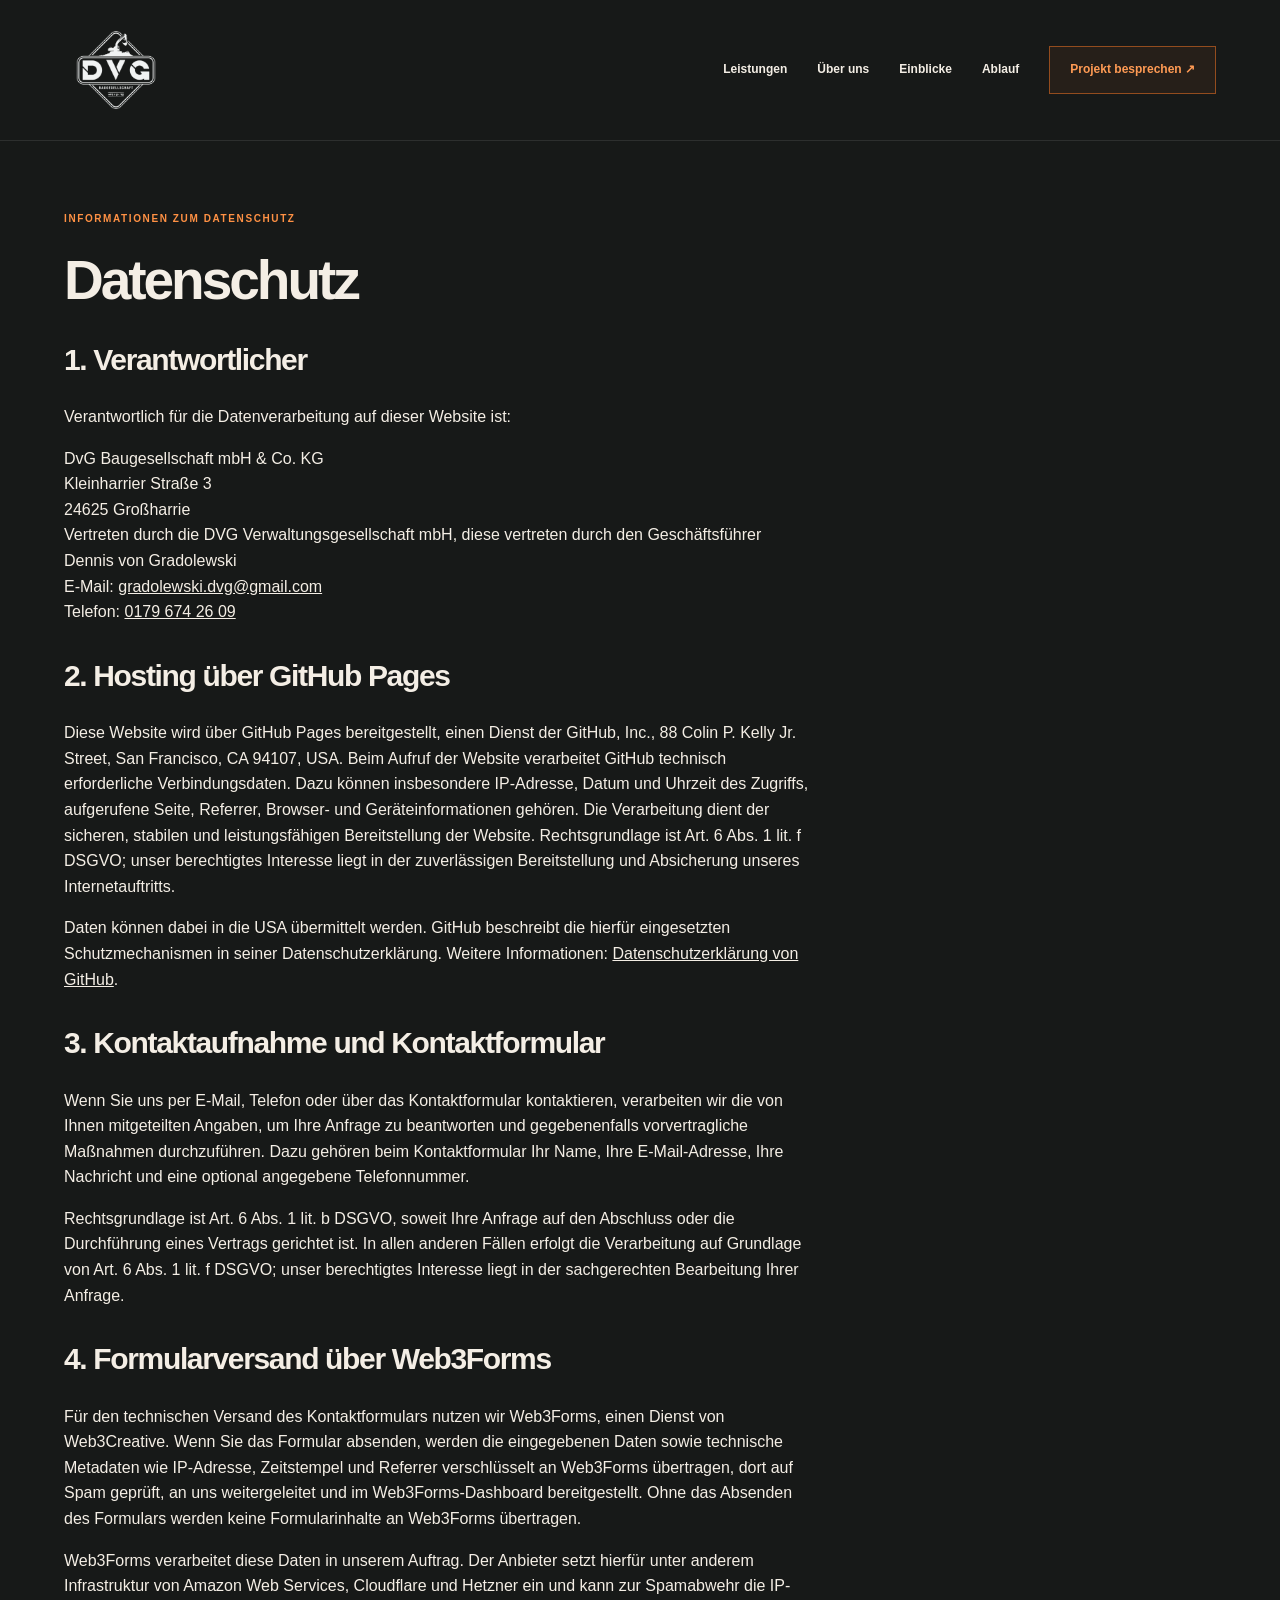
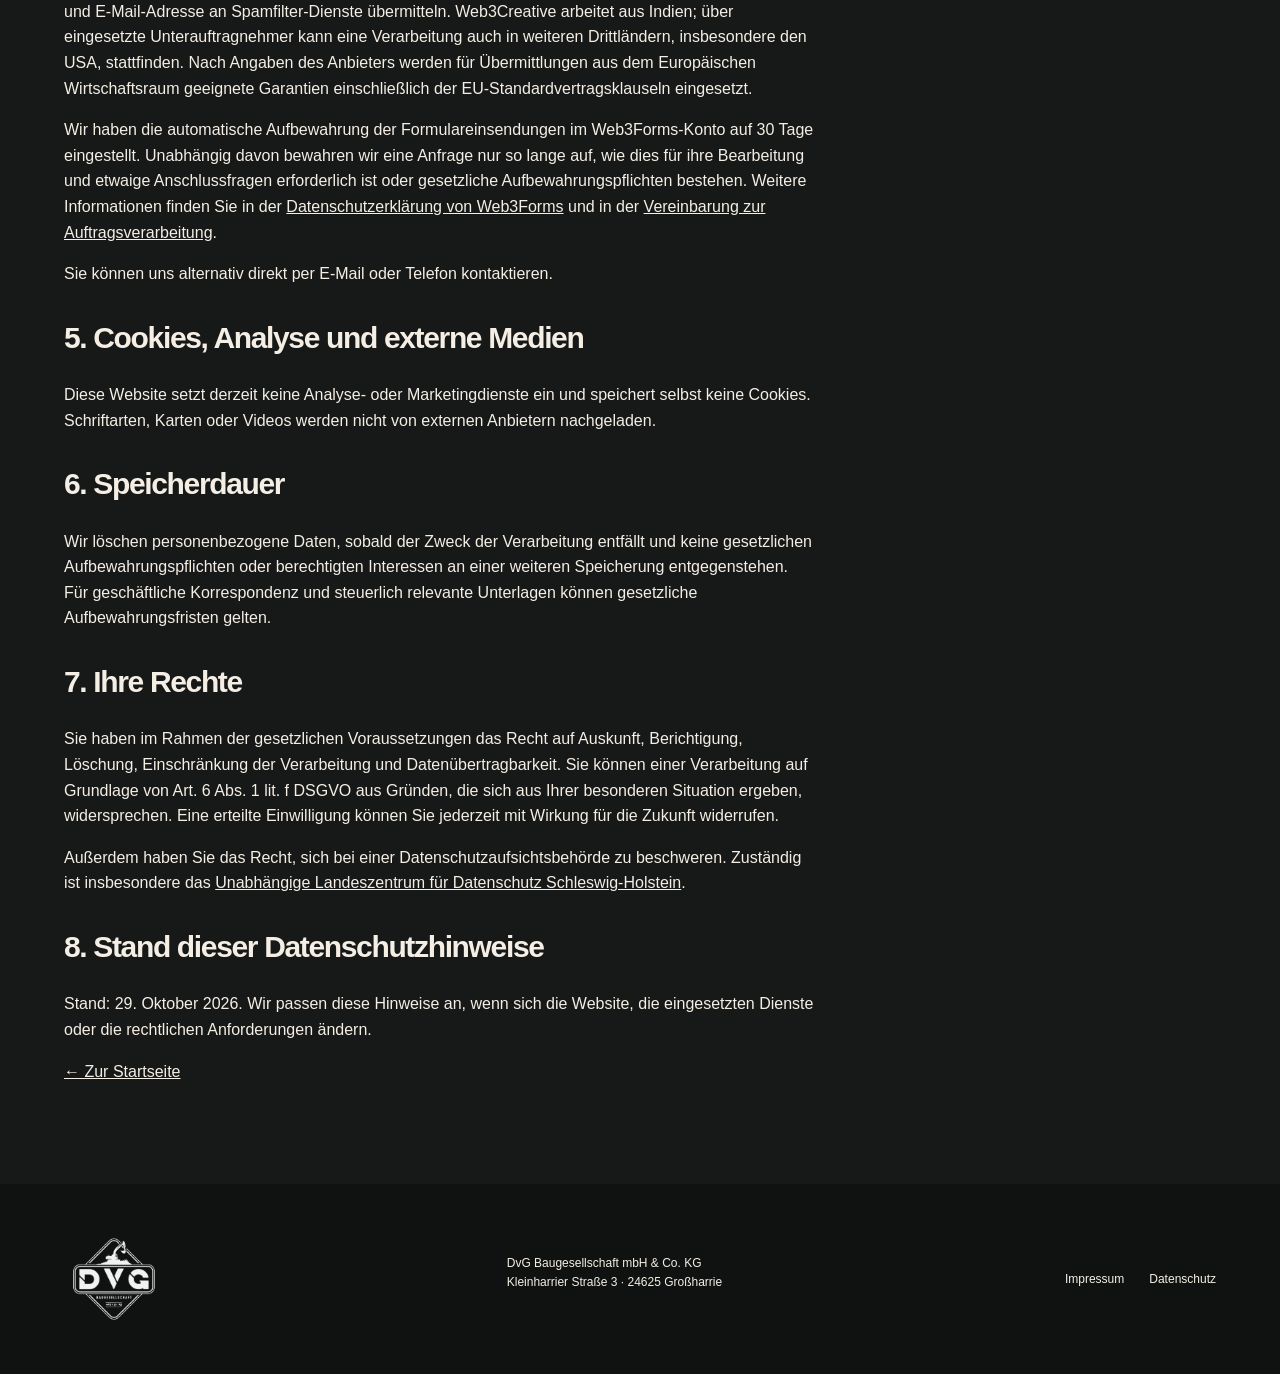
<file: datenschutz.html>
<!doctype html>
<html lang="de">
<head>
  <meta charset="utf-8">
  <meta name="viewport" content="width=device-width,initial-scale=1">
  <meta name="robots" content="noindex,nofollow">
  <meta name="theme-color" content="#171918">
  <meta name="description" content="Datenschutzhinweise der DvG Baugesellschaft mbH &amp; Co. KG.">
  <title>Datenschutz | DvG Baugesellschaft</title>
  <link rel="stylesheet" href="styles.css?v=20261028-icons-2">
  <script src="app.js?v=20261028-icons-2" defer></script>
  <link rel="icon" type="image/svg+xml" href="favicon.svg">
</head>
<body>
  <a class="skip" href="#inhalt">Zum Inhalt</a>
  <header>
    <a class="brand" href="index.html" aria-label="DvG Startseite"><img src="assets/dvg-logo.png" width="1072" height="1099" alt="DVG Baugesellschaft mbH &amp; Co. KG"></a>
    <button class="menu" aria-expanded="false" aria-controls="navigation">Menü</button>
    <nav id="navigation" aria-label="Hauptnavigation"><a href="index.html#leistungen">Leistungen</a><a href="index.html#ueber-uns">Über uns</a><a href="index.html#projekte">Einblicke</a><a href="index.html#ablauf">Ablauf</a><a class="nav-cta" href="index.html#kontakt">Projekt besprechen ↗</a></nav>
  </header>
  <main id="inhalt" class="section legal">
    <p class="eyebrow">INFORMATIONEN ZUM DATENSCHUTZ</p>
    <h1>Datenschutz</h1>

    <h2>1. Verantwortlicher</h2>
    <p>Verantwortlich für die Datenverarbeitung auf dieser Website ist:</p>
    <p>DvG Baugesellschaft mbH &amp; Co. KG<br>Kleinharrier Straße 3<br>24625 Großharrie<br>Vertreten durch die DVG Verwaltungsgesellschaft mbH, diese vertreten durch den Geschäftsführer Dennis von Gradolewski<br>E-Mail: <a href="mailto:gradolewski.dvg@gmail.com">gradolewski.dvg@gmail.com</a><br>Telefon: <a href="tel:+491796742609">0179 674 26 09</a></p>

    <h2>2. Hosting über GitHub Pages</h2>
    <p>Diese Website wird über GitHub Pages bereitgestellt, einen Dienst der GitHub, Inc., 88 Colin P. Kelly Jr. Street, San Francisco, CA 94107, USA. Beim Aufruf der Website verarbeitet GitHub technisch erforderliche Verbindungsdaten. Dazu können insbesondere IP-Adresse, Datum und Uhrzeit des Zugriffs, aufgerufene Seite, Referrer, Browser- und Geräteinformationen gehören. Die Verarbeitung dient der sicheren, stabilen und leistungsfähigen Bereitstellung der Website. Rechtsgrundlage ist Art. 6 Abs. 1 lit. f DSGVO; unser berechtigtes Interesse liegt in der zuverlässigen Bereitstellung und Absicherung unseres Internetauftritts.</p>
    <p>Daten können dabei in die USA übermittelt werden. GitHub beschreibt die hierfür eingesetzten Schutzmechanismen in seiner Datenschutzerklärung. Weitere Informationen: <a href="https://docs.github.com/de/site-policy/privacy-policies/github-general-privacy-statement" target="_blank" rel="noopener noreferrer">Datenschutzerklärung von GitHub</a>.</p>

    <section id="kontaktformular">
      <h2>3. Kontaktaufnahme und Kontaktformular</h2>
      <p>Wenn Sie uns per E-Mail, Telefon oder über das Kontaktformular kontaktieren, verarbeiten wir die von Ihnen mitgeteilten Angaben, um Ihre Anfrage zu beantworten und gegebenenfalls vorvertragliche Maßnahmen durchzuführen. Dazu gehören beim Kontaktformular Ihr Name, Ihre E-Mail-Adresse, Ihre Nachricht und eine optional angegebene Telefonnummer.</p>
      <p>Rechtsgrundlage ist Art. 6 Abs. 1 lit. b DSGVO, soweit Ihre Anfrage auf den Abschluss oder die Durchführung eines Vertrags gerichtet ist. In allen anderen Fällen erfolgt die Verarbeitung auf Grundlage von Art. 6 Abs. 1 lit. f DSGVO; unser berechtigtes Interesse liegt in der sachgerechten Bearbeitung Ihrer Anfrage.</p>

      <h2>4. Formularversand über Web3Forms</h2>
      <p>Für den technischen Versand des Kontaktformulars nutzen wir Web3Forms, einen Dienst von Web3Creative. Wenn Sie das Formular absenden, werden die eingegebenen Daten sowie technische Metadaten wie IP-Adresse, Zeitstempel und Referrer verschlüsselt an Web3Forms übertragen, dort auf Spam geprüft, an uns weitergeleitet und im Web3Forms-Dashboard bereitgestellt. Ohne das Absenden des Formulars werden keine Formularinhalte an Web3Forms übertragen.</p>
      <p>Web3Forms verarbeitet diese Daten in unserem Auftrag. Der Anbieter setzt hierfür unter anderem Infrastruktur von Amazon Web Services, Cloudflare und Hetzner ein und kann zur Spamabwehr die IP- und E-Mail-Adresse an Spamfilter-Dienste übermitteln. Web3Creative arbeitet aus Indien; über eingesetzte Unterauftragnehmer kann eine Verarbeitung auch in weiteren Drittländern, insbesondere den USA, stattfinden. Nach Angaben des Anbieters werden für Übermittlungen aus dem Europäischen Wirtschaftsraum geeignete Garantien einschließlich der EU-Standardvertragsklauseln eingesetzt.</p>
      <p>Wir haben die automatische Aufbewahrung der Formulareinsendungen im Web3Forms-Konto auf 30 Tage eingestellt. Unabhängig davon bewahren wir eine Anfrage nur so lange auf, wie dies für ihre Bearbeitung und etwaige Anschlussfragen erforderlich ist oder gesetzliche Aufbewahrungspflichten bestehen. Weitere Informationen finden Sie in der <a href="https://web3forms.com/privacy" target="_blank" rel="noopener noreferrer">Datenschutzerklärung von Web3Forms</a> und in der <a href="https://web3forms.com/dpa" target="_blank" rel="noopener noreferrer">Vereinbarung zur Auftragsverarbeitung</a>.</p>
      <p>Sie können uns alternativ direkt per E-Mail oder Telefon kontaktieren.</p>
    </section>

    <h2>5. Cookies, Analyse und externe Medien</h2>
    <p>Diese Website setzt derzeit keine Analyse- oder Marketingdienste ein und speichert selbst keine Cookies. Schriftarten, Karten oder Videos werden nicht von externen Anbietern nachgeladen.</p>

    <h2>6. Speicherdauer</h2>
    <p>Wir löschen personenbezogene Daten, sobald der Zweck der Verarbeitung entfällt und keine gesetzlichen Aufbewahrungspflichten oder berechtigten Interessen an einer weiteren Speicherung entgegenstehen. Für geschäftliche Korrespondenz und steuerlich relevante Unterlagen können gesetzliche Aufbewahrungsfristen gelten.</p>

    <h2>7. Ihre Rechte</h2>
    <p>Sie haben im Rahmen der gesetzlichen Voraussetzungen das Recht auf Auskunft, Berichtigung, Löschung, Einschränkung der Verarbeitung und Datenübertragbarkeit. Sie können einer Verarbeitung auf Grundlage von Art. 6 Abs. 1 lit. f DSGVO aus Gründen, die sich aus Ihrer besonderen Situation ergeben, widersprechen. Eine erteilte Einwilligung können Sie jederzeit mit Wirkung für die Zukunft widerrufen.</p>
    <p>Außerdem haben Sie das Recht, sich bei einer Datenschutzaufsichtsbehörde zu beschweren. Zuständig ist insbesondere das <a href="https://www.datenschutzzentrum.de/" target="_blank" rel="noopener noreferrer">Unabhängige Landeszentrum für Datenschutz Schleswig-Holstein</a>.</p>

    <h2>8. Stand dieser Datenschutzhinweise</h2>
    <p>Stand: 29. Oktober 2026. Wir passen diese Hinweise an, wenn sich die Website, die eingesetzten Dienste oder die rechtlichen Anforderungen ändern.</p>
    <a href="index.html">← Zur Startseite</a>
  </main>
  <footer><a class="brand" href="index.html"><img src="assets/dvg-logo.png" width="1072" height="1099" alt="DVG Baugesellschaft mbH &amp; Co. KG"></a><p>DvG Baugesellschaft mbH &amp; Co. KG<br>Kleinharrier Straße 3 · 24625 Großharrie</p><div><a href="impressum.html">Impressum</a><a href="datenschutz.html">Datenschutz</a></div></footer>
</body>
</html>
</file>
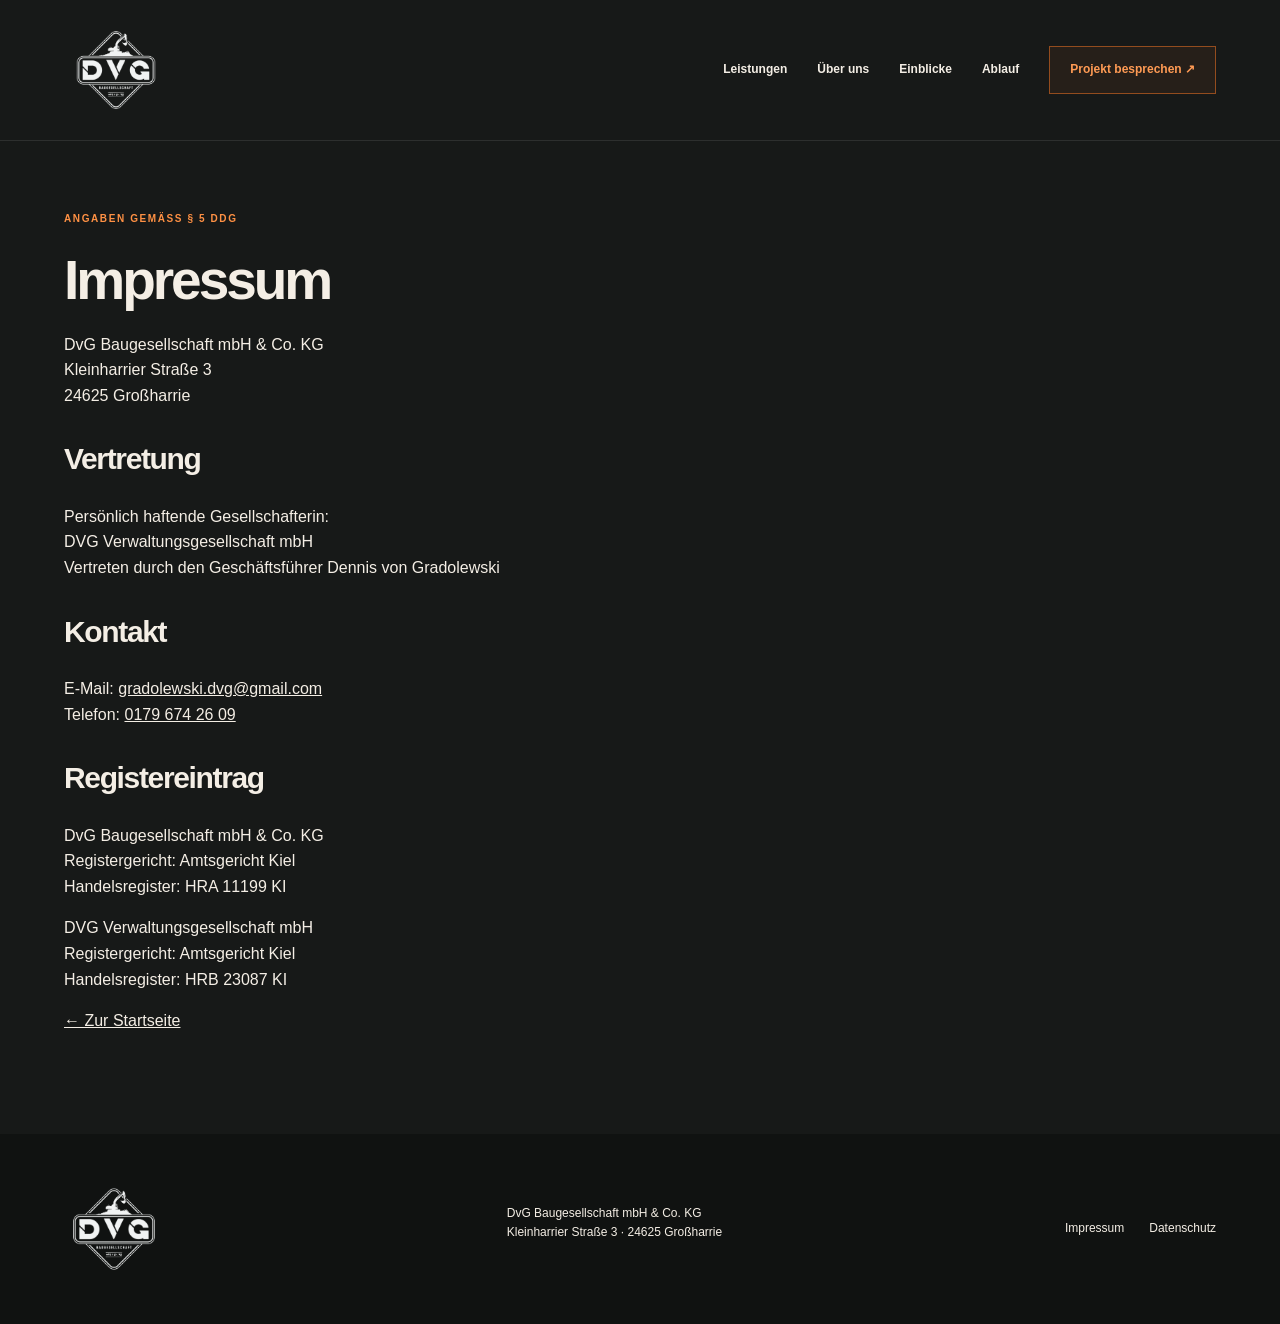
<file: impressum.html>
<!doctype html>
<html lang="de">
<head>
  <meta charset="utf-8">
  <meta name="viewport" content="width=device-width,initial-scale=1">
  <meta name="robots" content="noindex,nofollow">
  <meta name="theme-color" content="#171918">
  <meta name="description" content="Impressum der DvG Baugesellschaft mbH &amp; Co. KG.">
  <title>Impressum | DvG Baugesellschaft</title>
  <link rel="stylesheet" href="styles.css?v=20261028-icons-2">
  <script src="app.js?v=20261028-icons-2" defer></script>
  <link rel="icon" type="image/svg+xml" href="favicon.svg">
</head>
<body>
  <a class="skip" href="#inhalt">Zum Inhalt</a>
  <header>
    <a class="brand" href="index.html" aria-label="DvG Startseite"><img src="assets/dvg-logo.png" width="1072" height="1099" alt="DVG Baugesellschaft mbH &amp; Co. KG"></a>
    <button class="menu" aria-expanded="false" aria-controls="navigation">Menü</button>
    <nav id="navigation" aria-label="Hauptnavigation"><a href="index.html#leistungen">Leistungen</a><a href="index.html#ueber-uns">Über uns</a><a href="index.html#projekte">Einblicke</a><a href="index.html#ablauf">Ablauf</a><a class="nav-cta" href="index.html#kontakt">Projekt besprechen ↗</a></nav>
  </header>
  <main id="inhalt" class="section legal">
    <p class="eyebrow">ANGABEN GEMÄSS § 5 DDG</p>
    <h1>Impressum</h1>
    <p>DvG Baugesellschaft mbH &amp; Co. KG<br>Kleinharrier Straße 3<br>24625 Großharrie</p>
    <h2>Vertretung</h2>
    <p>Persönlich haftende Gesellschafterin:<br>DVG Verwaltungsgesellschaft mbH<br>Vertreten durch den Geschäftsführer Dennis von Gradolewski</p>
    <h2>Kontakt</h2>
    <p>E-Mail: <a href="mailto:gradolewski.dvg@gmail.com">gradolewski.dvg@gmail.com</a><br>Telefon: <a href="tel:+491796742609">0179 674 26 09</a></p>
    <h2>Registereintrag</h2>
    <p>DvG Baugesellschaft mbH &amp; Co. KG<br>Registergericht: Amtsgericht Kiel<br>Handelsregister: HRA 11199 KI</p>
    <p>DVG Verwaltungsgesellschaft mbH<br>Registergericht: Amtsgericht Kiel<br>Handelsregister: HRB 23087 KI</p>
    <a href="index.html">← Zur Startseite</a>
  </main>
  <footer><a class="brand" href="index.html"><img src="assets/dvg-logo.png" width="1072" height="1099" alt="DVG Baugesellschaft mbH &amp; Co. KG"></a><p>DvG Baugesellschaft mbH &amp; Co. KG<br>Kleinharrier Straße 3 · 24625 Großharrie</p><div><a href="impressum.html">Impressum</a><a href="datenschutz.html">Datenschutz</a></div></footer>
</body>
</html>
</file>
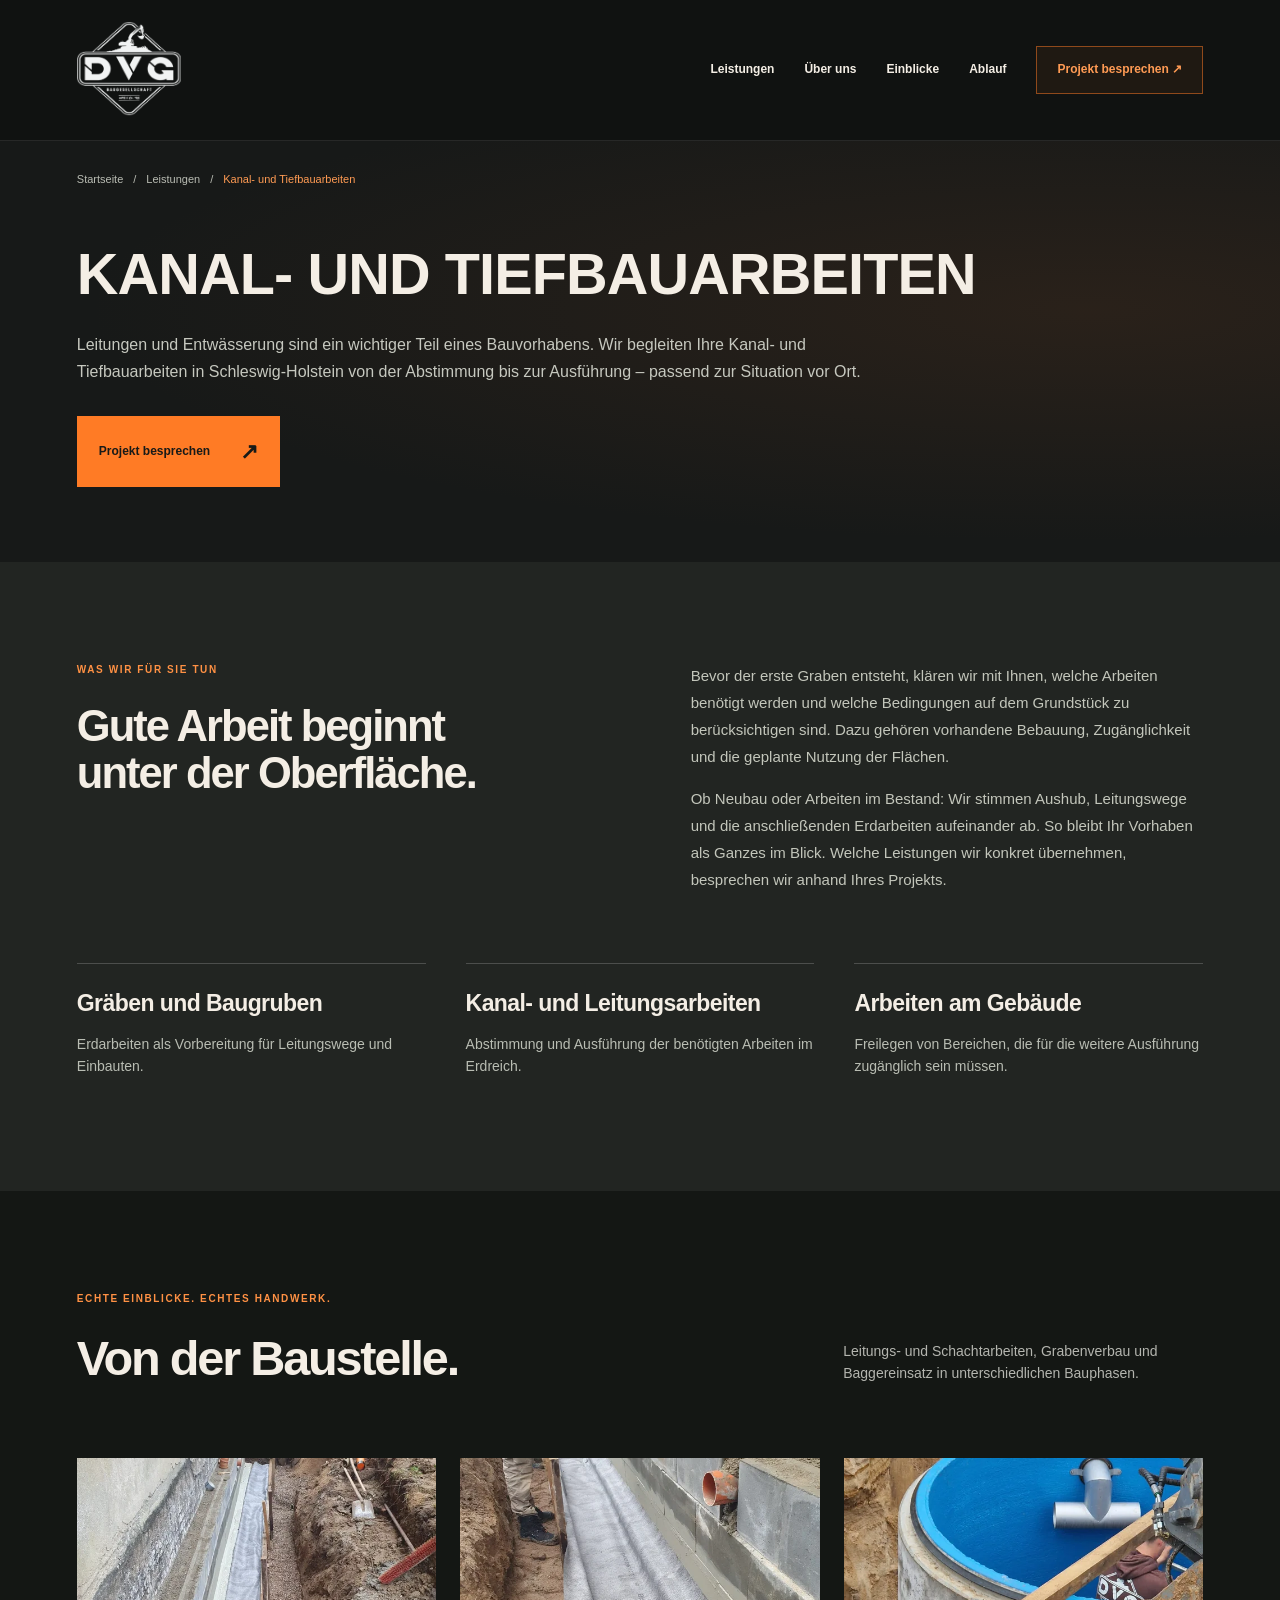
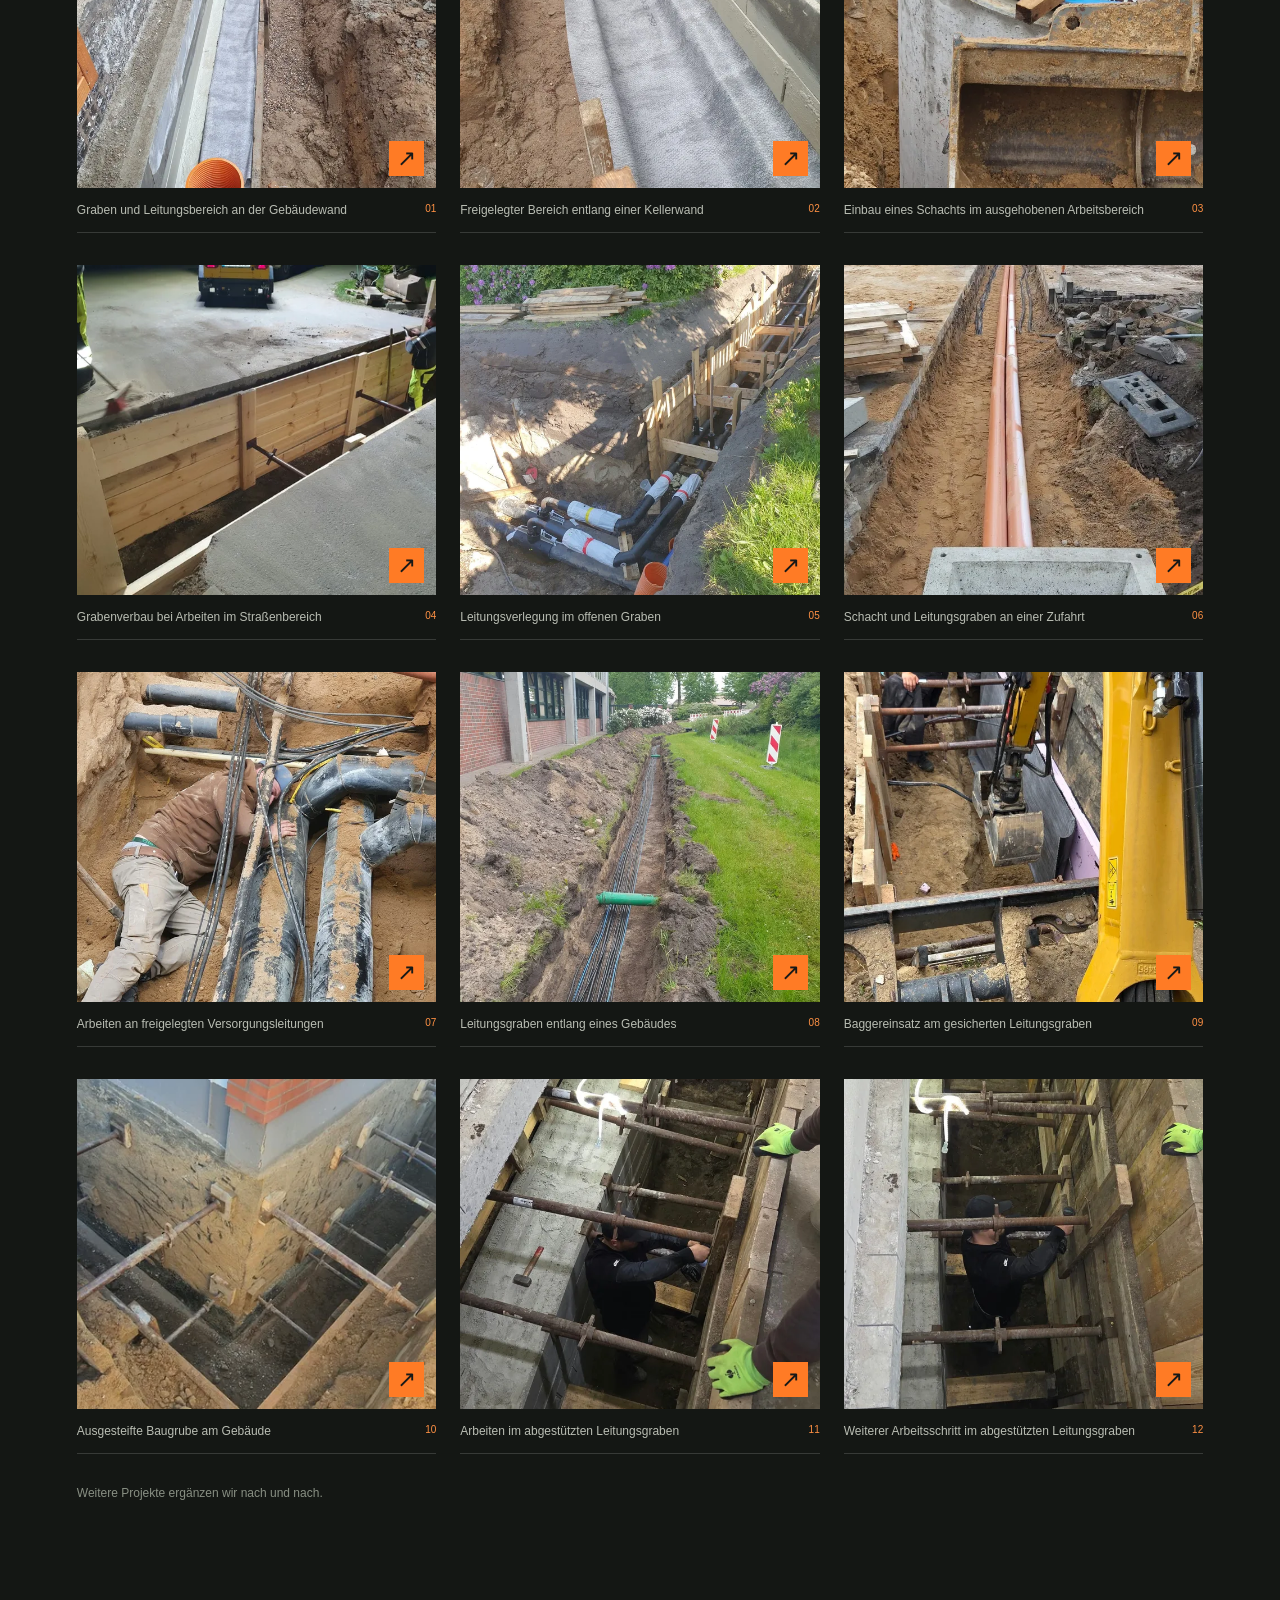
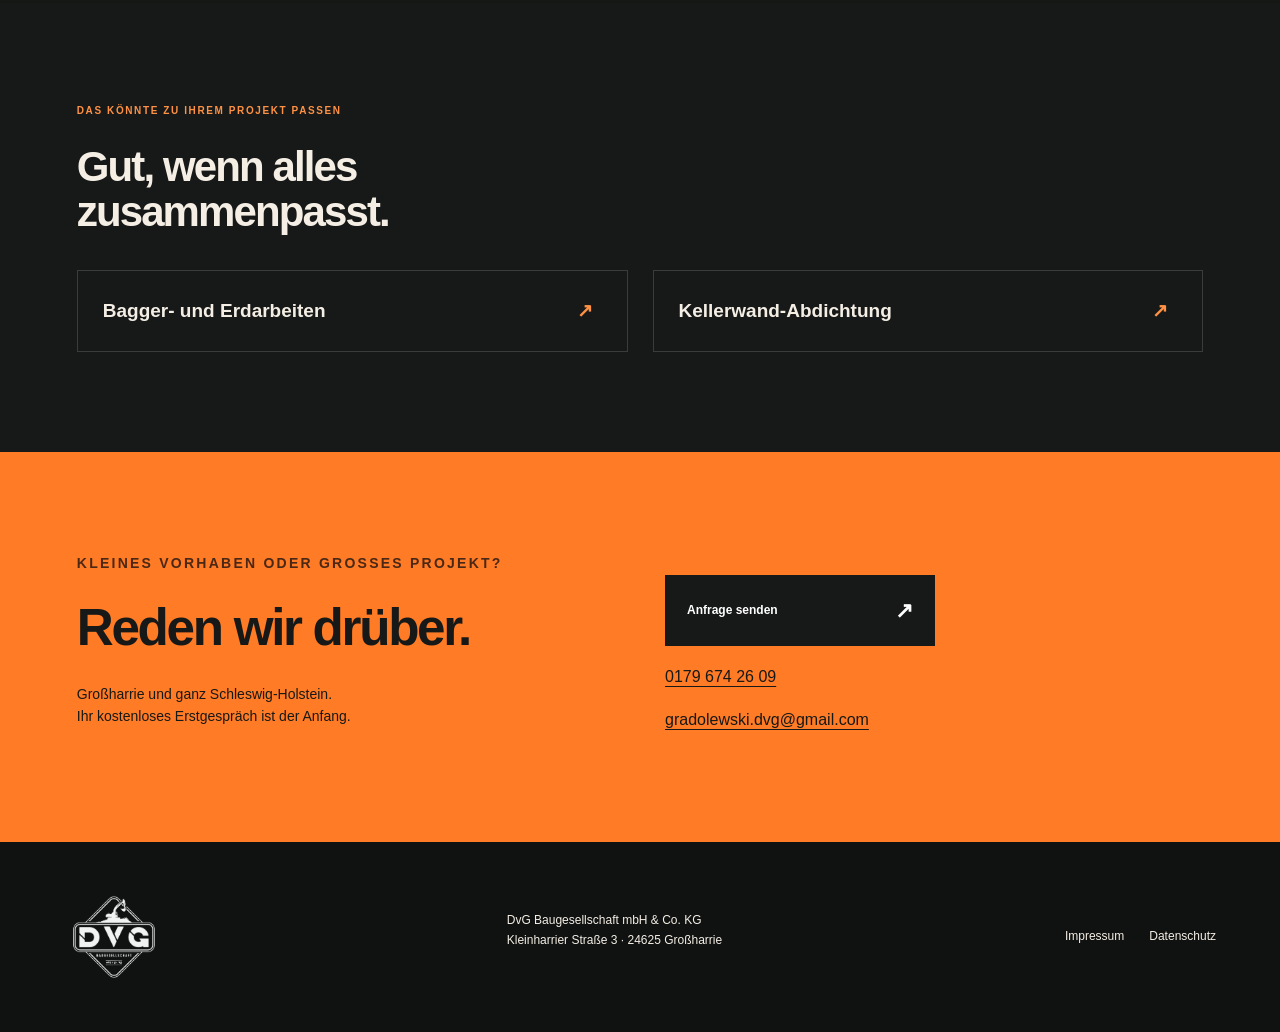
<file: kanal-und-tiefbauarbeiten.html>
<!doctype html><html lang="de"><head><meta charset="utf-8"><meta name="viewport" content="width=device-width,initial-scale=1"><meta name="robots" content="noindex,nofollow"><meta name="theme-color" content="#171918"><meta name="description" content="Kanal- und Tiefbauarbeiten von DvG aus Großharrie in Schleswig-Holstein. Was unter der Oberfläche liegt, braucht eine solide Grundlage: Gräben, Leitungswege und Arbeiten am Gebäude."><title>Kanal- und Tiefbauarbeiten in Schleswig-Holstein | DvG Baugesellschaft</title><link rel="stylesheet" href="styles.css?v=20261028-icons-2"><script src="app.js?v=20261028-icons-2" defer></script><link rel="icon" type="image/svg+xml" href="favicon.svg">
</head><body class="service-page"><a class="skip" href="#inhalt">Zum Inhalt</a><header><a class="brand" href="index.html" aria-label="DvG Startseite"><img src="assets/dvg-logo.png" width="1072" height="1099" alt="DVG Baugesellschaft mbH &amp; Co. KG"></a><button class="menu" aria-expanded="false" aria-controls="navigation">Menü</button><nav id="navigation" aria-label="Hauptnavigation"><a href="index.html#leistungen">Leistungen</a><a href="index.html#ueber-uns">Über uns</a><a href="index.html#projekte">Einblicke</a><a href="index.html#ablauf">Ablauf</a><a class="nav-cta" href="index.html#kontakt">Projekt besprechen ↗</a></nav></header><main id="inhalt"><section class="service-hero section"><nav class="breadcrumbs" aria-label="Brotkrümelnavigation"><a href="index.html">Startseite</a><span aria-hidden="true">/</span><a href="index.html#leistungen">Leistungen</a><span aria-hidden="true">/</span><span aria-current="page">Kanal- und Tiefbauarbeiten</span></nav><div class="service-hero-grid"><div><h1>Kanal- und Tiefbau&shy;arbeiten</h1><p class="service-lead">Leitungen und Entwässerung sind ein wichtiger Teil eines Bauvorhabens. Wir begleiten Ihre Kanal- und Tiefbauarbeiten in Schleswig-Holstein von der Abstimmung bis zur Ausführung – passend zur Situation vor Ort.</p><a class="button" href="index.html#kontakt">Projekt besprechen <span aria-hidden="true">↗</span></a></div></div></section><section class="section service-details"><div><p class="eyebrow">WAS WIR FÜR SIE TUN</p><h2>Gute Arbeit beginnt<br>unter der Oberfläche.</h2></div><div class="service-description"><p>Bevor der erste Graben entsteht, klären wir mit Ihnen, welche Arbeiten benötigt werden und welche Bedingungen auf dem Grundstück zu berücksichtigen sind. Dazu gehören vorhandene Bebauung, Zugänglichkeit und die geplante Nutzung der Flächen.</p><p>Ob Neubau oder Arbeiten im Bestand: Wir stimmen Aushub, Leitungswege und die anschließenden Erdarbeiten aufeinander ab. So bleibt Ihr Vorhaben als Ganzes im Blick. Welche Leistungen wir konkret übernehmen, besprechen wir anhand Ihres Projekts.</p></div><div class="service-tasks"><article><h3>Gräben und Baugruben</h3><p>Erdarbeiten als Vorbereitung für Leitungswege und Einbauten.</p></article><article><h3>Kanal- und Leitungsarbeiten</h3><p>Abstimmung und Ausführung der benötigten Arbeiten im Erdreich.</p></article><article><h3>Arbeiten am Gebäude</h3><p>Freilegen von Bereichen, die für die weitere Ausführung zugänglich sein müssen.</p></article></div></section><section id="galerie" class="section service-gallery-section"><div class="section-heading"><div><p class="eyebrow">ECHTE EINBLICKE. ECHTES HANDWERK.</p><h2>Von der Baustelle.</h2></div><p>Leitungs- und Schachtarbeiten, Grabenverbau und Baggereinsatz in unterschiedlichen Bauphasen.</p></div><div class="service-gallery"><figure><button class="gallery-open" type="button" data-full="assets/projekt-05-1920.webp" data-caption="Graben und Leitungsbereich an der Gebäudewand" aria-label="Foto vergrößern: Graben und Leitungsbereich an der Gebäudewand"><img src="assets/projekt-05-640.webp" srcset="assets/projekt-05-640.webp 640w, assets/projekt-05-1280.webp 1280w, assets/projekt-05-1920.webp 1920w" sizes="(max-width: 700px) 100vw, (max-width: 1000px) 45vw, 30vw" alt="Graben und Leitungsbereich an der Gebäudewand" loading="lazy"><span class="zoom-mark" aria-hidden="true">↗</span></button><figcaption><span>Graben und Leitungsbereich an der Gebäudewand</span><span class="gallery-photo-number">01</span></figcaption></figure><figure><button class="gallery-open" type="button" data-full="assets/projekt-01-1920.webp" data-caption="Freigelegter Bereich entlang einer Kellerwand" aria-label="Foto vergrößern: Freigelegter Bereich entlang einer Kellerwand"><img src="assets/projekt-01-640.webp" srcset="assets/projekt-01-640.webp 640w, assets/projekt-01-1280.webp 1280w, assets/projekt-01-1920.webp 1920w" sizes="(max-width: 700px) 100vw, (max-width: 1000px) 45vw, 30vw" alt="Freigelegter Bereich entlang einer Kellerwand" loading="lazy"><span class="zoom-mark" aria-hidden="true">↗</span></button><figcaption><span>Freigelegter Bereich entlang einer Kellerwand</span><span class="gallery-photo-number">02</span></figcaption></figure><figure><button class="gallery-open" type="button" data-full="assets/projekt-03-1280.webp" data-caption="Einbau eines Schachts im ausgehobenen Arbeitsbereich" aria-label="Foto vergrößern: Einbau eines Schachts im ausgehobenen Arbeitsbereich"><img src="assets/projekt-03-640.webp" srcset="assets/projekt-03-640.webp 640w, assets/projekt-03-1280.webp 1280w" sizes="(max-width: 700px) 100vw, (max-width: 1000px) 45vw, 30vw" alt="Einbau eines Schachts im ausgehobenen Arbeitsbereich" loading="lazy"><span class="zoom-mark" aria-hidden="true">↗</span></button><figcaption><span>Einbau eines Schachts im ausgehobenen Arbeitsbereich</span><span class="gallery-photo-number">03</span></figcaption></figure><figure><button class="gallery-open" type="button" data-full="assets/grabenverbau-bei-arbeiten-im-strassenbereich-1920.webp" data-caption="Grabenverbau bei Arbeiten im Straßenbereich" aria-label="Foto vergrößern: Grabenverbau bei Arbeiten im Straßenbereich"><img src="assets/grabenverbau-bei-arbeiten-im-strassenbereich-640.webp" srcset="assets/grabenverbau-bei-arbeiten-im-strassenbereich-640.webp 640w, assets/grabenverbau-bei-arbeiten-im-strassenbereich-1280.webp 1280w, assets/grabenverbau-bei-arbeiten-im-strassenbereich-1920.webp 1920w" sizes="(max-width: 700px) 100vw, (max-width: 1000px) 45vw, 30vw" alt="Grabenverbau bei Arbeiten im Straßenbereich" loading="lazy" width="1920" height="1440"><span class="zoom-mark" aria-hidden="true">↗</span></button><figcaption><span>Grabenverbau bei Arbeiten im Straßenbereich</span><span class="gallery-photo-number">04</span></figcaption></figure><figure><button class="gallery-open" type="button" data-full="assets/leitungsverlegung-im-offenen-graben-1512.webp" data-caption="Leitungsverlegung im offenen Graben" aria-label="Foto vergrößern: Leitungsverlegung im offenen Graben"><img src="assets/leitungsverlegung-im-offenen-graben-640.webp" srcset="assets/leitungsverlegung-im-offenen-graben-640.webp 640w, assets/leitungsverlegung-im-offenen-graben-1280.webp 1280w, assets/leitungsverlegung-im-offenen-graben-1512.webp 1512w" sizes="(max-width: 700px) 100vw, (max-width: 1000px) 45vw, 30vw" alt="Leitungsverlegung im offenen Graben" loading="lazy" width="1512" height="2016"><span class="zoom-mark" aria-hidden="true">↗</span></button><figcaption><span>Leitungsverlegung im offenen Graben</span><span class="gallery-photo-number">05</span></figcaption></figure><figure><button class="gallery-open" type="button" data-full="assets/schacht-und-leitungsgraben-an-einer-zufahrt-900.webp" data-caption="Schacht und Leitungsgraben an einer Zufahrt" aria-label="Foto vergrößern: Schacht und Leitungsgraben an einer Zufahrt"><img src="assets/schacht-und-leitungsgraben-an-einer-zufahrt-640.webp" srcset="assets/schacht-und-leitungsgraben-an-einer-zufahrt-640.webp 640w, assets/schacht-und-leitungsgraben-an-einer-zufahrt-900.webp 900w" sizes="(max-width: 700px) 100vw, (max-width: 1000px) 45vw, 30vw" alt="Schacht und Leitungsgraben an einer Zufahrt" loading="lazy" width="900" height="1600"><span class="zoom-mark" aria-hidden="true">↗</span></button><figcaption><span>Schacht und Leitungsgraben an einer Zufahrt</span><span class="gallery-photo-number">06</span></figcaption></figure><figure><button class="gallery-open" type="button" data-full="assets/arbeiten-an-freigelegten-versorgungsleitungen-1512.webp" data-caption="Arbeiten an freigelegten Versorgungsleitungen" aria-label="Foto vergrößern: Arbeiten an freigelegten Versorgungsleitungen"><img src="assets/arbeiten-an-freigelegten-versorgungsleitungen-640.webp" srcset="assets/arbeiten-an-freigelegten-versorgungsleitungen-640.webp 640w, assets/arbeiten-an-freigelegten-versorgungsleitungen-1280.webp 1280w, assets/arbeiten-an-freigelegten-versorgungsleitungen-1512.webp 1512w" sizes="(max-width: 700px) 100vw, (max-width: 1000px) 45vw, 30vw" alt="Arbeiten an freigelegten Versorgungsleitungen" loading="lazy" width="1512" height="2016"><span class="zoom-mark" aria-hidden="true">↗</span></button><figcaption><span>Arbeiten an freigelegten Versorgungsleitungen</span><span class="gallery-photo-number">07</span></figcaption></figure><figure><button class="gallery-open" type="button" data-full="assets/leitungsgraben-entlang-eines-gebaudes-1512.webp" data-caption="Leitungsgraben entlang eines Gebäudes" aria-label="Foto vergrößern: Leitungsgraben entlang eines Gebäudes"><img src="assets/leitungsgraben-entlang-eines-gebaudes-640.webp" srcset="assets/leitungsgraben-entlang-eines-gebaudes-640.webp 640w, assets/leitungsgraben-entlang-eines-gebaudes-1280.webp 1280w, assets/leitungsgraben-entlang-eines-gebaudes-1512.webp 1512w" sizes="(max-width: 700px) 100vw, (max-width: 1000px) 45vw, 30vw" alt="Leitungsgraben entlang eines Gebäudes" loading="lazy" width="1512" height="2016"><span class="zoom-mark" aria-hidden="true">↗</span></button><figcaption><span>Leitungsgraben entlang eines Gebäudes</span><span class="gallery-photo-number">08</span></figcaption></figure><figure><button class="gallery-open" type="button" data-full="assets/baggereinsatz-am-gesicherten-leitungsgraben-1126.webp" data-caption="Baggereinsatz am gesicherten Leitungsgraben" aria-label="Foto vergrößern: Baggereinsatz am gesicherten Leitungsgraben"><img src="assets/baggereinsatz-am-gesicherten-leitungsgraben-640.webp" srcset="assets/baggereinsatz-am-gesicherten-leitungsgraben-640.webp 640w, assets/baggereinsatz-am-gesicherten-leitungsgraben-1126.webp 1126w" sizes="(max-width: 700px) 100vw, (max-width: 1000px) 45vw, 30vw" alt="Baggereinsatz am gesicherten Leitungsgraben" loading="lazy" width="1126" height="2000"><span class="zoom-mark" aria-hidden="true">↗</span></button><figcaption><span>Baggereinsatz am gesicherten Leitungsgraben</span><span class="gallery-photo-number">09</span></figcaption></figure><figure><button class="gallery-open" type="button" data-full="assets/ausgesteifte-baugrube-am-gebaude-1920.webp" data-caption="Ausgesteifte Baugrube am Gebäude" aria-label="Foto vergrößern: Ausgesteifte Baugrube am Gebäude"><img src="assets/ausgesteifte-baugrube-am-gebaude-640.webp" srcset="assets/ausgesteifte-baugrube-am-gebaude-640.webp 640w, assets/ausgesteifte-baugrube-am-gebaude-1280.webp 1280w, assets/ausgesteifte-baugrube-am-gebaude-1920.webp 1920w" sizes="(max-width: 700px) 100vw, (max-width: 1000px) 45vw, 30vw" alt="Ausgesteifte Baugrube am Gebäude" loading="lazy" width="1920" height="1081"><span class="zoom-mark" aria-hidden="true">↗</span></button><figcaption><span>Ausgesteifte Baugrube am Gebäude</span><span class="gallery-photo-number">10</span></figcaption></figure><figure><button class="gallery-open" type="button" data-full="assets/arbeiten-im-abgestutzten-leitungsgraben-1126.webp" data-caption="Arbeiten im abgestützten Leitungsgraben" aria-label="Foto vergrößern: Arbeiten im abgestützten Leitungsgraben"><img src="assets/arbeiten-im-abgestutzten-leitungsgraben-640.webp" srcset="assets/arbeiten-im-abgestutzten-leitungsgraben-640.webp 640w, assets/arbeiten-im-abgestutzten-leitungsgraben-1126.webp 1126w" sizes="(max-width: 700px) 100vw, (max-width: 1000px) 45vw, 30vw" alt="Arbeiten im abgestützten Leitungsgraben" loading="lazy" width="1126" height="2000"><span class="zoom-mark" aria-hidden="true">↗</span></button><figcaption><span>Arbeiten im abgestützten Leitungsgraben</span><span class="gallery-photo-number">11</span></figcaption></figure><figure><button class="gallery-open" type="button" data-full="assets/weiterer-arbeitsschritt-im-abgestutzten-leitungsgraben-1126.webp" data-caption="Weiterer Arbeitsschritt im abgestützten Leitungsgraben" aria-label="Foto vergrößern: Weiterer Arbeitsschritt im abgestützten Leitungsgraben"><img src="assets/weiterer-arbeitsschritt-im-abgestutzten-leitungsgraben-640.webp" srcset="assets/weiterer-arbeitsschritt-im-abgestutzten-leitungsgraben-640.webp 640w, assets/weiterer-arbeitsschritt-im-abgestutzten-leitungsgraben-1126.webp 1126w" sizes="(max-width: 700px) 100vw, (max-width: 1000px) 45vw, 30vw" alt="Weiterer Arbeitsschritt im abgestützten Leitungsgraben" loading="lazy" width="1126" height="2000"><span class="zoom-mark" aria-hidden="true">↗</span></button><figcaption><span>Weiterer Arbeitsschritt im abgestützten Leitungsgraben</span><span class="gallery-photo-number">12</span></figcaption></figure></div><p class="gallery-growing">Weitere Projekte ergänzen wir nach und nach.</p></section><section class="section service-related"><p class="eyebrow">DAS KÖNNTE ZU IHREM PROJEKT PASSEN</p><h2>Gut, wenn alles<br>zusammenpasst.</h2><div class="related-links"><a href="bagger-und-erdarbeiten.html"><span>Bagger- und Erd&shy;arbeiten</span><span aria-hidden="true">↗</span></a><a href="kellerwandabdichtungen.html"><span>Kellerwand-<wbr>Abdichtung</span><span aria-hidden="true">↗</span></a></div></section><section class="section service-contact"><div><p class="eyebrow">KLEINES VORHABEN ODER GROSSES PROJEKT?</p><h2>Reden wir drüber.</h2><p>Großharrie und ganz Schleswig-Holstein.<br>Ihr kostenloses Erstgespräch ist der Anfang.</p></div><div><a class="button" href="index.html#kontakt">Anfrage senden <span aria-hidden="true">↗</span></a><a class="service-direct" href="tel:+491796742609">0179 674 26 09</a><a class="service-direct" href="mailto:gradolewski.dvg@gmail.com">gradolewski.dvg@gmail.com</a></div></section></main><dialog class="project-lightbox" aria-label="Projektfoto vergrößert"><div class="lightbox-toolbar"><p class="lightbox-count" aria-live="polite"></p><button class="lightbox-close" type="button" aria-label="Bildansicht schließen">Schließen ×</button></div><img class="lightbox-image" alt="" aria-hidden="true"><div class="lightbox-bottom"><button class="lightbox-prev" type="button" aria-label="Vorheriges Foto">←</button><p class="lightbox-caption"></p><button class="lightbox-next" type="button" aria-label="Nächstes Foto">→</button></div></dialog><footer><a class="brand" href="index.html"><img src="assets/dvg-logo.png" width="1072" height="1099" alt="DVG Baugesellschaft mbH &amp; Co. KG"></a><p>DvG Baugesellschaft mbH &amp; Co. KG<br>Kleinharrier Straße 3 · 24625 Großharrie</p><div><a href="impressum.html">Impressum</a><a href="datenschutz.html">Datenschutz</a></div></footer></body></html>
</file>
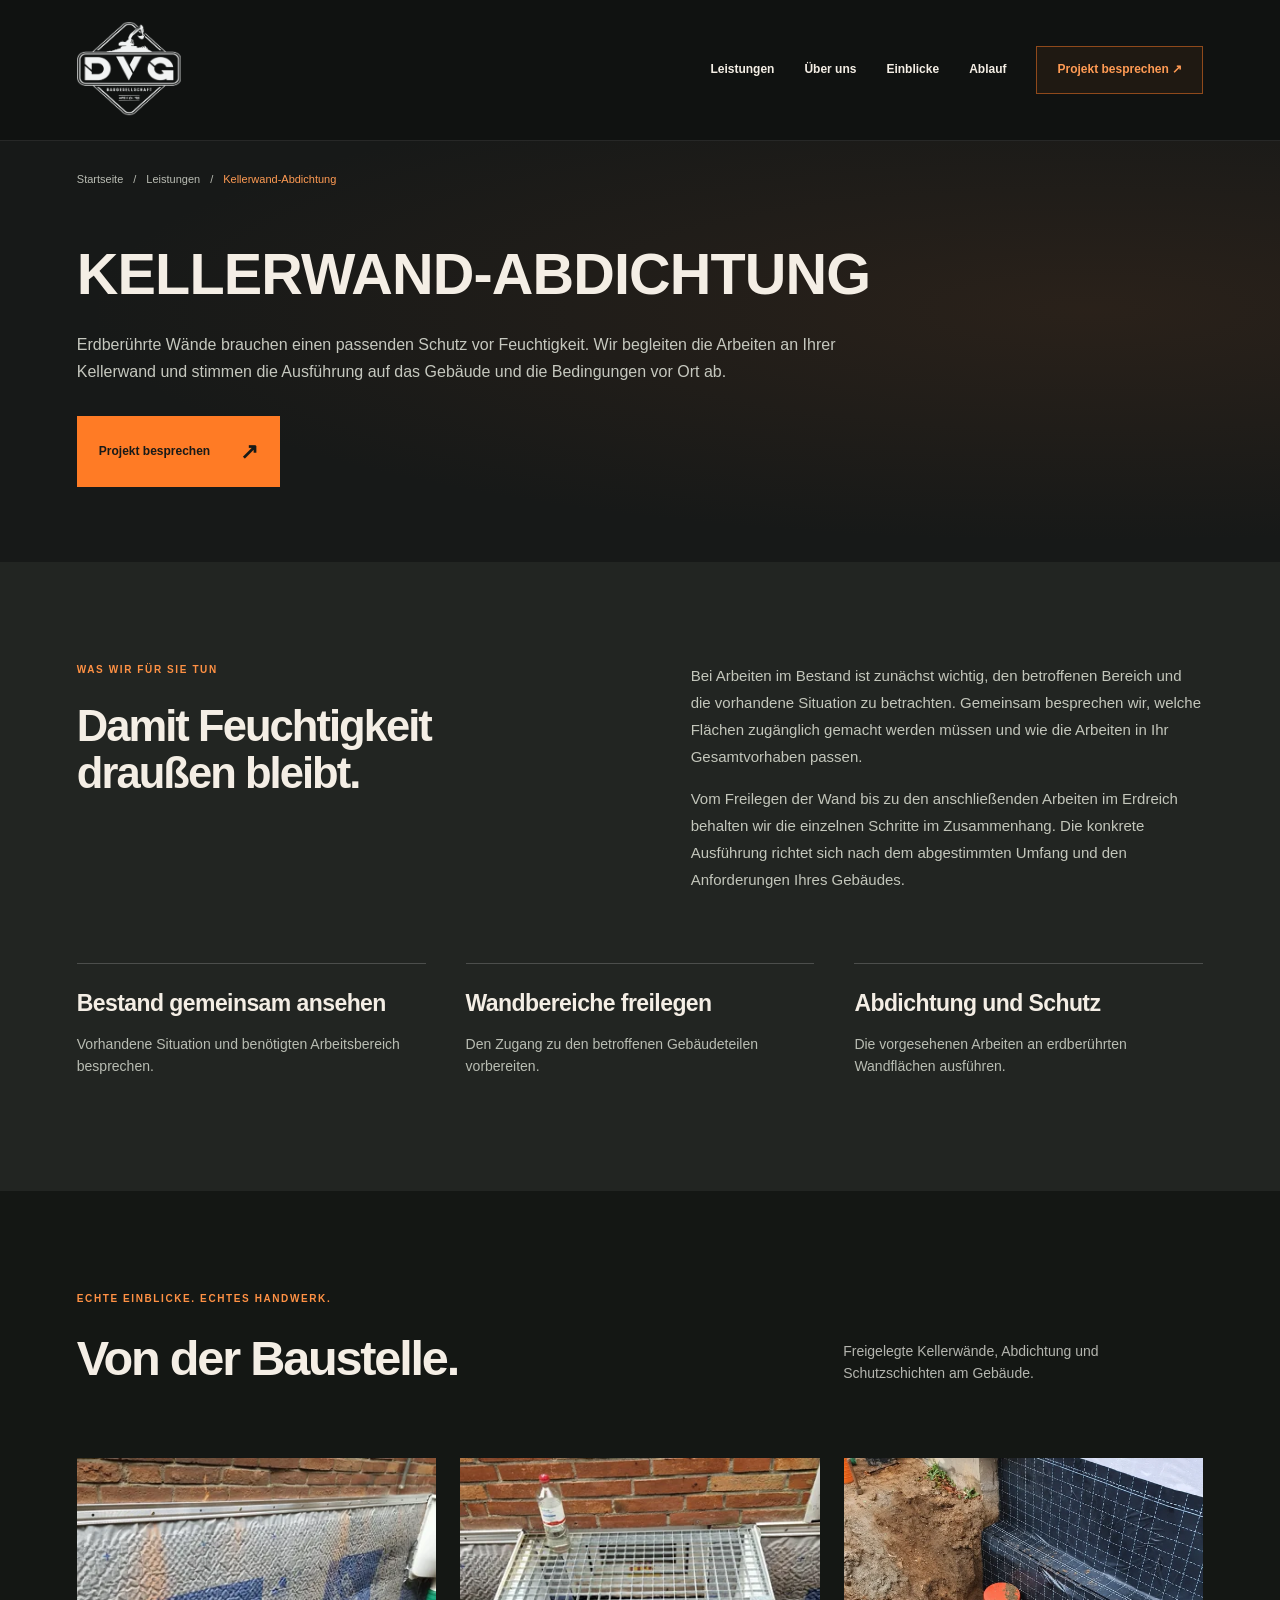
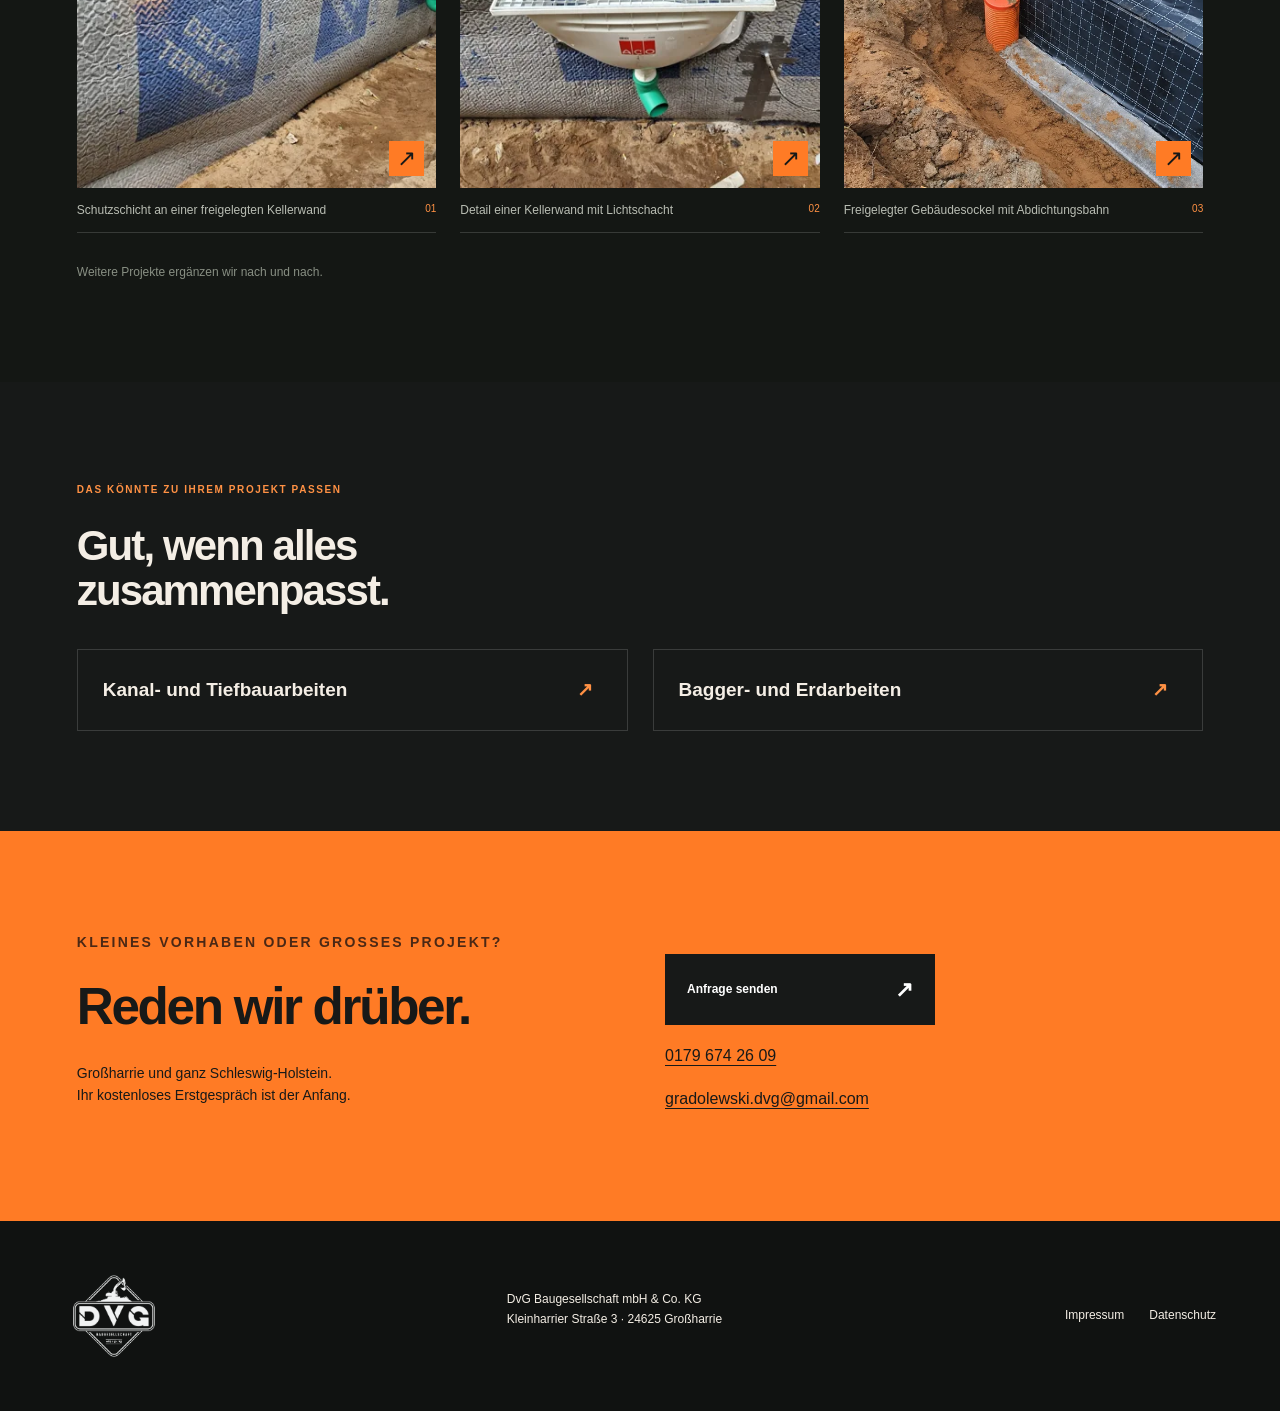
<file: kellerwandabdichtungen.html>
<!doctype html><html lang="de"><head><meta charset="utf-8"><meta name="viewport" content="width=device-width,initial-scale=1"><meta name="robots" content="noindex,nofollow"><meta name="theme-color" content="#171918"><meta name="description" content="Kellerwand-Abdichtung von DvG aus Großharrie in Schleswig-Holstein. Schutz für erdberührte Gebäudeteile: Wir kümmern uns um die Arbeiten an Ihrer Kellerwand."><title>Kellerwand-Abdichtung in Schleswig-Holstein | DvG Baugesellschaft</title><link rel="stylesheet" href="styles.css?v=20261028-icons-2"><script src="app.js?v=20261028-icons-2" defer></script><link rel="icon" type="image/svg+xml" href="favicon.svg">
</head><body class="service-page"><a class="skip" href="#inhalt">Zum Inhalt</a><header><a class="brand" href="index.html" aria-label="DvG Startseite"><img src="assets/dvg-logo.png" width="1072" height="1099" alt="DVG Baugesellschaft mbH &amp; Co. KG"></a><button class="menu" aria-expanded="false" aria-controls="navigation">Menü</button><nav id="navigation" aria-label="Hauptnavigation"><a href="index.html#leistungen">Leistungen</a><a href="index.html#ueber-uns">Über uns</a><a href="index.html#projekte">Einblicke</a><a href="index.html#ablauf">Ablauf</a><a class="nav-cta" href="index.html#kontakt">Projekt besprechen ↗</a></nav></header><main id="inhalt"><section class="service-hero section"><nav class="breadcrumbs" aria-label="Brotkrümelnavigation"><a href="index.html">Startseite</a><span aria-hidden="true">/</span><a href="index.html#leistungen">Leistungen</a><span aria-hidden="true">/</span><span aria-current="page">Kellerwand-Abdichtung</span></nav><div class="service-hero-grid"><div><h1>Kellerwand-<wbr>Abdichtung</h1><p class="service-lead">Erdberührte Wände brauchen einen passenden Schutz vor Feuchtigkeit. Wir begleiten die Arbeiten an Ihrer Kellerwand und stimmen die Ausführung auf das Gebäude und die Bedingungen vor Ort ab.</p><a class="button" href="index.html#kontakt">Projekt besprechen <span aria-hidden="true">↗</span></a></div></div></section><section class="section service-details"><div><p class="eyebrow">WAS WIR FÜR SIE TUN</p><h2>Damit Feuchtigkeit<br>draußen bleibt.</h2></div><div class="service-description"><p>Bei Arbeiten im Bestand ist zunächst wichtig, den betroffenen Bereich und die vorhandene Situation zu betrachten. Gemeinsam besprechen wir, welche Flächen zugänglich gemacht werden müssen und wie die Arbeiten in Ihr Gesamtvorhaben passen.</p><p>Vom Freilegen der Wand bis zu den anschließenden Arbeiten im Erdreich behalten wir die einzelnen Schritte im Zusammenhang. Die konkrete Ausführung richtet sich nach dem abgestimmten Umfang und den Anforderungen Ihres Gebäudes.</p></div><div class="service-tasks"><article><h3>Bestand gemeinsam ansehen</h3><p>Vorhandene Situation und benötigten Arbeitsbereich besprechen.</p></article><article><h3>Wandbereiche freilegen</h3><p>Den Zugang zu den betroffenen Gebäudeteilen vorbereiten.</p></article><article><h3>Abdichtung und Schutz</h3><p>Die vorgesehenen Arbeiten an erdberührten Wandflächen ausführen.</p></article></div></section><section id="galerie" class="section service-gallery-section"><div class="section-heading"><div><p class="eyebrow">ECHTE EINBLICKE. ECHTES HANDWERK.</p><h2>Von der Baustelle.</h2></div><p>Freigelegte Kellerwände, Abdichtung und Schutzschichten am Gebäude.</p></div><div class="service-gallery"><figure><button class="gallery-open" type="button" data-full="assets/projekt-06-1920.webp" data-caption="Schutzschicht an einer freigelegten Kellerwand" aria-label="Foto vergrößern: Schutzschicht an einer freigelegten Kellerwand"><img src="assets/projekt-06-640.webp" srcset="assets/projekt-06-640.webp 640w, assets/projekt-06-1280.webp 1280w, assets/projekt-06-1920.webp 1920w" sizes="(max-width: 700px) 100vw, (max-width: 1000px) 45vw, 30vw" alt="Schutzschicht an einer freigelegten Kellerwand" loading="lazy"><span class="zoom-mark" aria-hidden="true">↗</span></button><figcaption><span>Schutzschicht an einer freigelegten Kellerwand</span><span class="gallery-photo-number">01</span></figcaption></figure><figure><button class="gallery-open" type="button" data-full="assets/projekt-07-1920.webp" data-caption="Detail einer Kellerwand mit Lichtschacht" aria-label="Foto vergrößern: Detail einer Kellerwand mit Lichtschacht"><img src="assets/projekt-07-640.webp" srcset="assets/projekt-07-640.webp 640w, assets/projekt-07-1280.webp 1280w, assets/projekt-07-1920.webp 1920w" sizes="(max-width: 700px) 100vw, (max-width: 1000px) 45vw, 30vw" alt="Detail einer Kellerwand mit Lichtschacht" loading="lazy"><span class="zoom-mark" aria-hidden="true">↗</span></button><figcaption><span>Detail einer Kellerwand mit Lichtschacht</span><span class="gallery-photo-number">02</span></figcaption></figure><figure><button class="gallery-open" type="button" data-full="assets/projekt-10-retuschiert-1920.webp" data-caption="Freigelegter Gebäudesockel mit Abdichtungsbahn" aria-label="Foto vergrößern: Freigelegter Gebäudesockel mit Abdichtungsbahn"><img src="assets/projekt-10-retuschiert-640.webp" srcset="assets/projekt-10-retuschiert-640.webp 640w, assets/projekt-10-retuschiert-1280.webp 1280w, assets/projekt-10-retuschiert-1920.webp 1920w" sizes="(max-width: 700px) 100vw, (max-width: 1000px) 45vw, 30vw" alt="Freigelegter Gebäudesockel mit Abdichtungsbahn" loading="lazy"><span class="zoom-mark" aria-hidden="true">↗</span></button><figcaption><span>Freigelegter Gebäudesockel mit Abdichtungsbahn</span><span class="gallery-photo-number">03</span></figcaption></figure></div><p class="gallery-growing">Weitere Projekte ergänzen wir nach und nach.</p></section><section class="section service-related"><p class="eyebrow">DAS KÖNNTE ZU IHREM PROJEKT PASSEN</p><h2>Gut, wenn alles<br>zusammenpasst.</h2><div class="related-links"><a href="kanal-und-tiefbauarbeiten.html"><span>Kanal- und Tiefbau&shy;arbeiten</span><span aria-hidden="true">↗</span></a><a href="bagger-und-erdarbeiten.html"><span>Bagger- und Erd&shy;arbeiten</span><span aria-hidden="true">↗</span></a></div></section><section class="section service-contact"><div><p class="eyebrow">KLEINES VORHABEN ODER GROSSES PROJEKT?</p><h2>Reden wir drüber.</h2><p>Großharrie und ganz Schleswig-Holstein.<br>Ihr kostenloses Erstgespräch ist der Anfang.</p></div><div><a class="button" href="index.html#kontakt">Anfrage senden <span aria-hidden="true">↗</span></a><a class="service-direct" href="tel:+491796742609">0179 674 26 09</a><a class="service-direct" href="mailto:gradolewski.dvg@gmail.com">gradolewski.dvg@gmail.com</a></div></section></main><dialog class="project-lightbox" aria-label="Projektfoto vergrößert"><div class="lightbox-toolbar"><p class="lightbox-count" aria-live="polite"></p><button class="lightbox-close" type="button" aria-label="Bildansicht schließen">Schließen ×</button></div><img class="lightbox-image" alt="" aria-hidden="true"><div class="lightbox-bottom"><button class="lightbox-prev" type="button" aria-label="Vorheriges Foto">←</button><p class="lightbox-caption"></p><button class="lightbox-next" type="button" aria-label="Nächstes Foto">→</button></div></dialog><footer><a class="brand" href="index.html"><img src="assets/dvg-logo.png" width="1072" height="1099" alt="DVG Baugesellschaft mbH &amp; Co. KG"></a><p>DvG Baugesellschaft mbH &amp; Co. KG<br>Kleinharrier Straße 3 · 24625 Großharrie</p><div><a href="impressum.html">Impressum</a><a href="datenschutz.html">Datenschutz</a></div></footer></body></html>
</file>
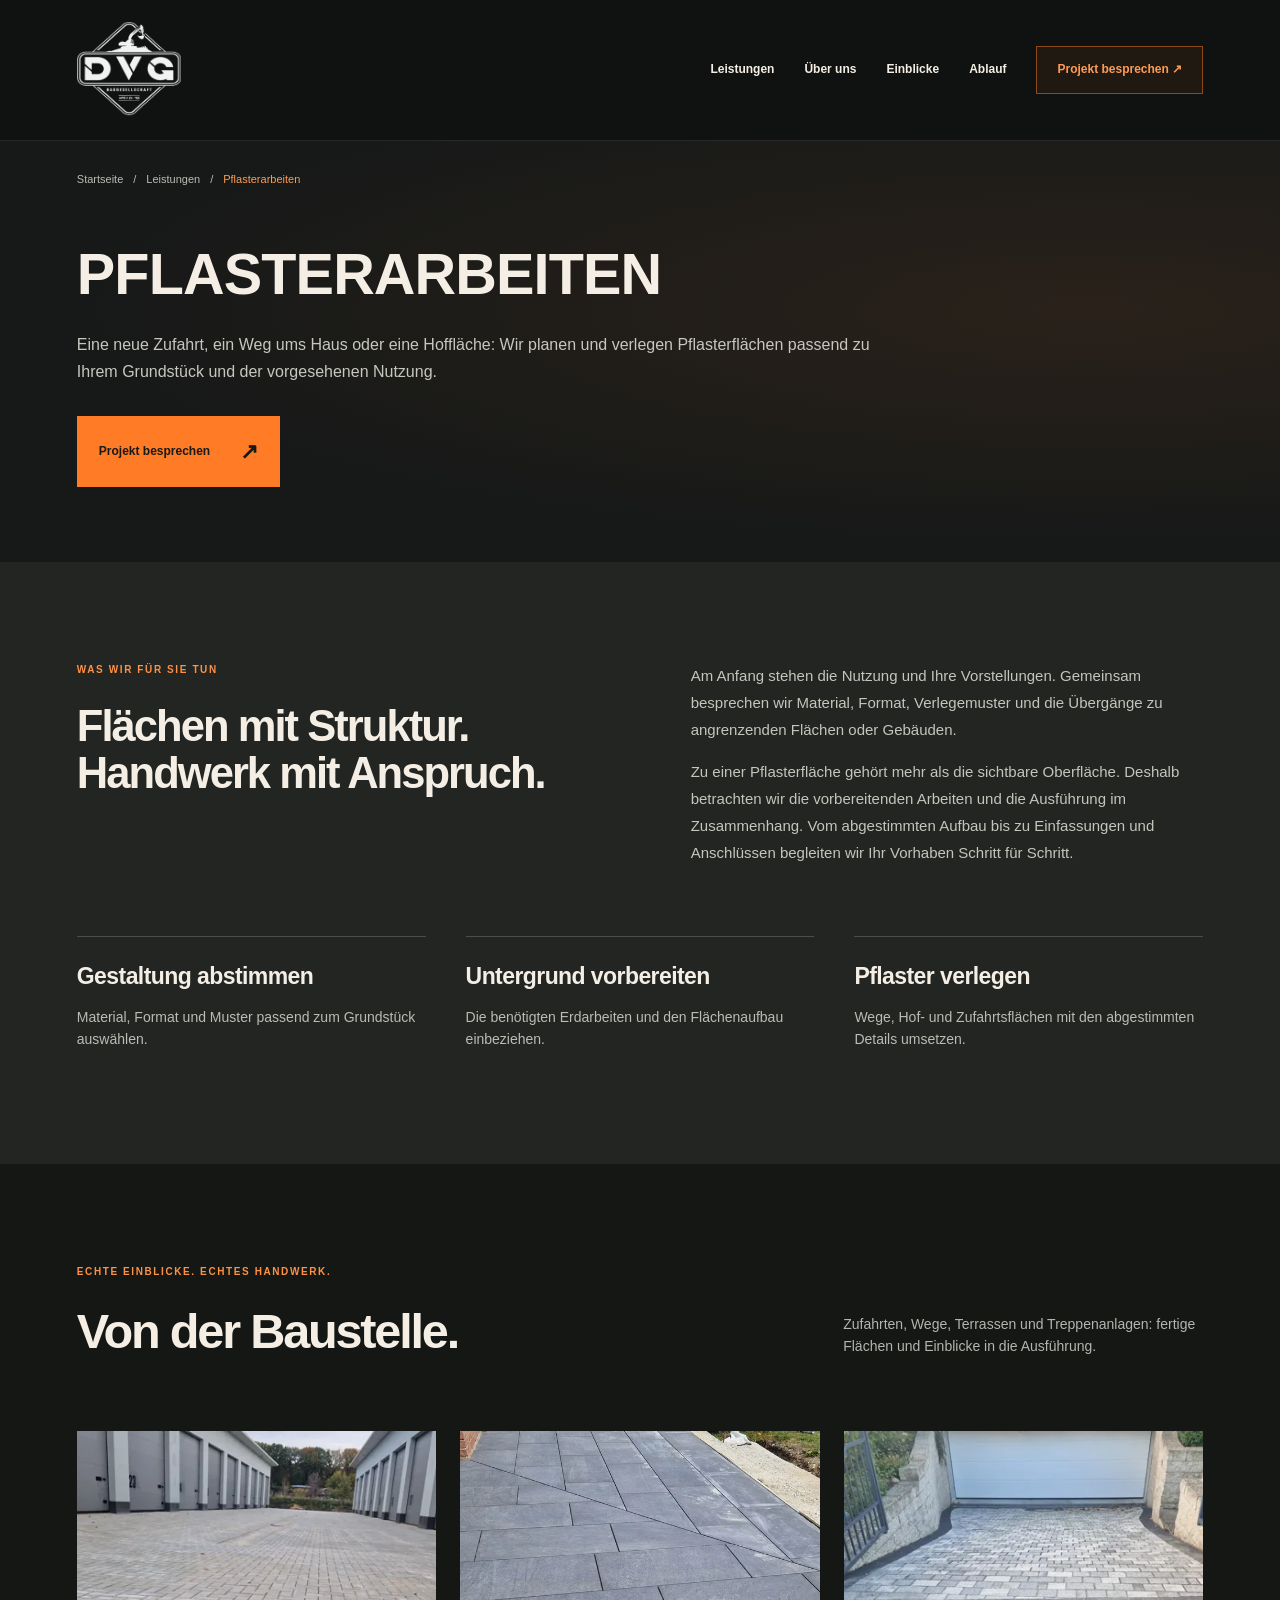
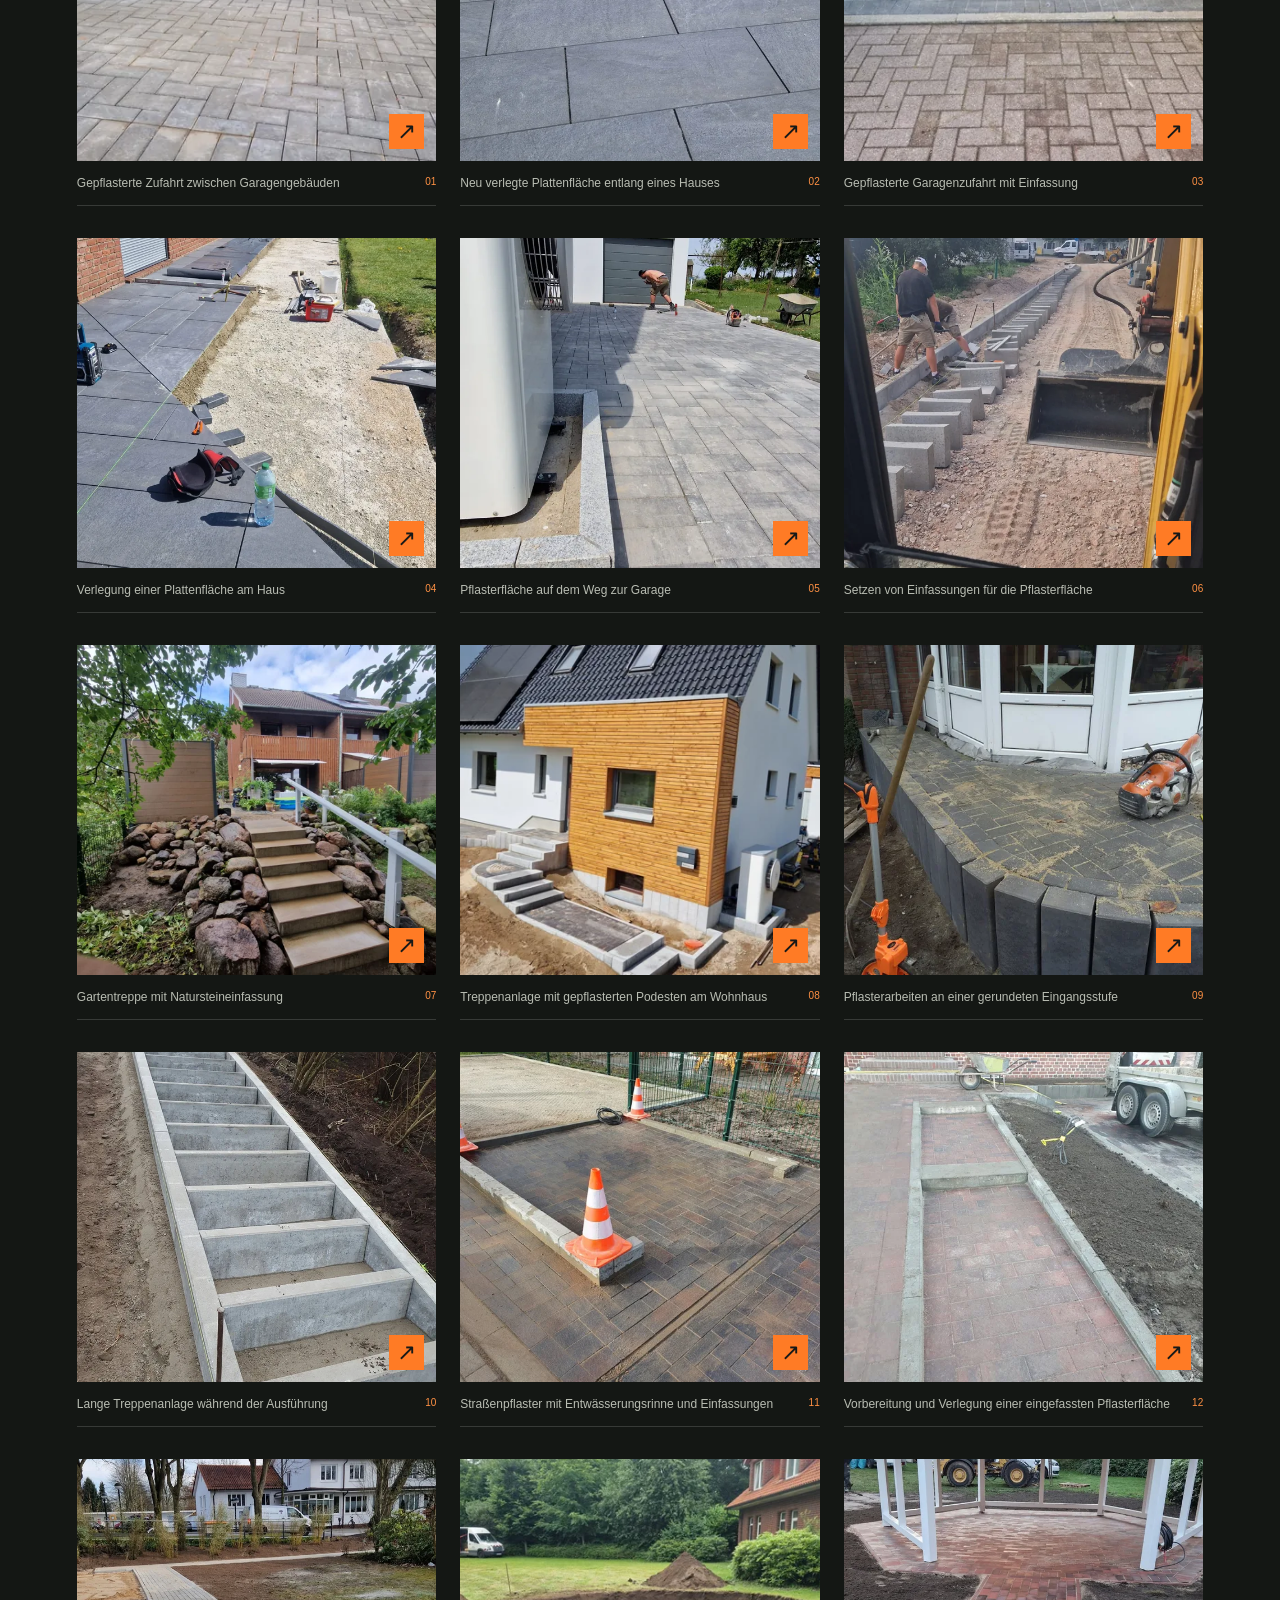
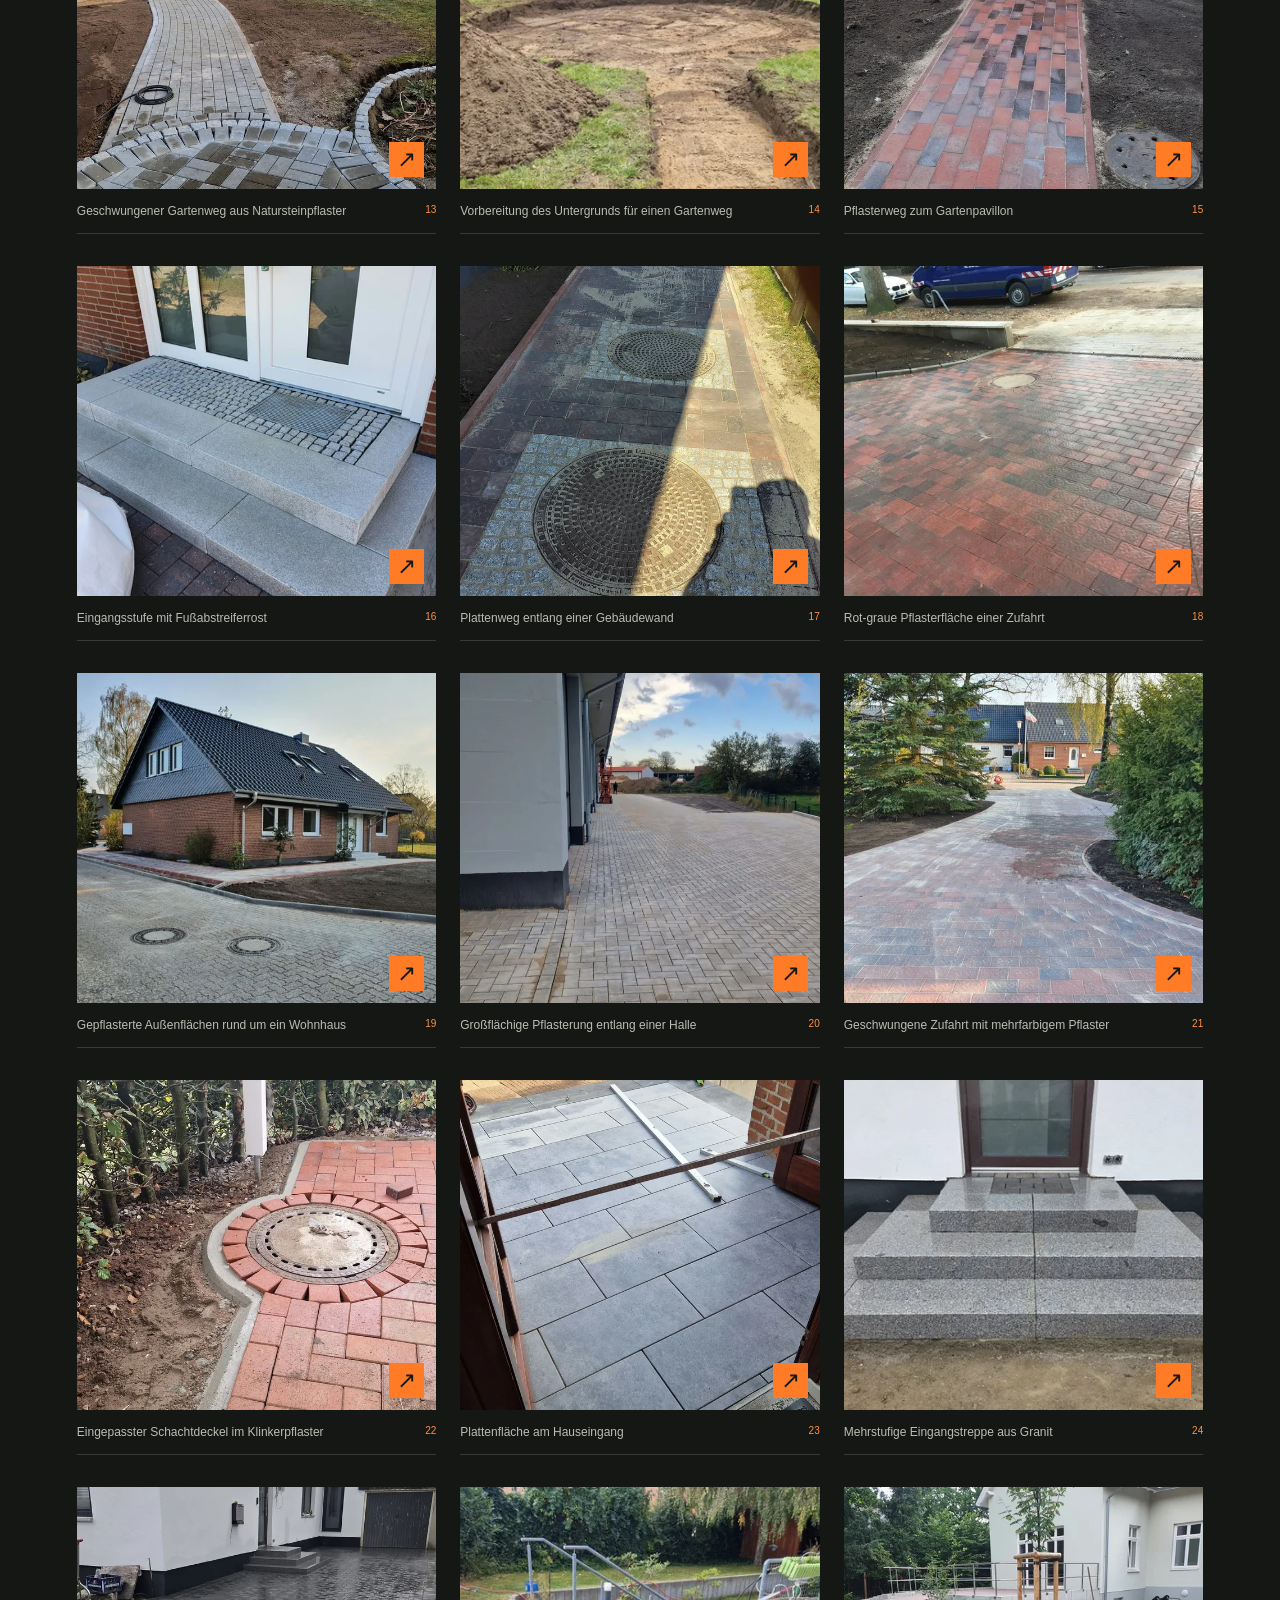
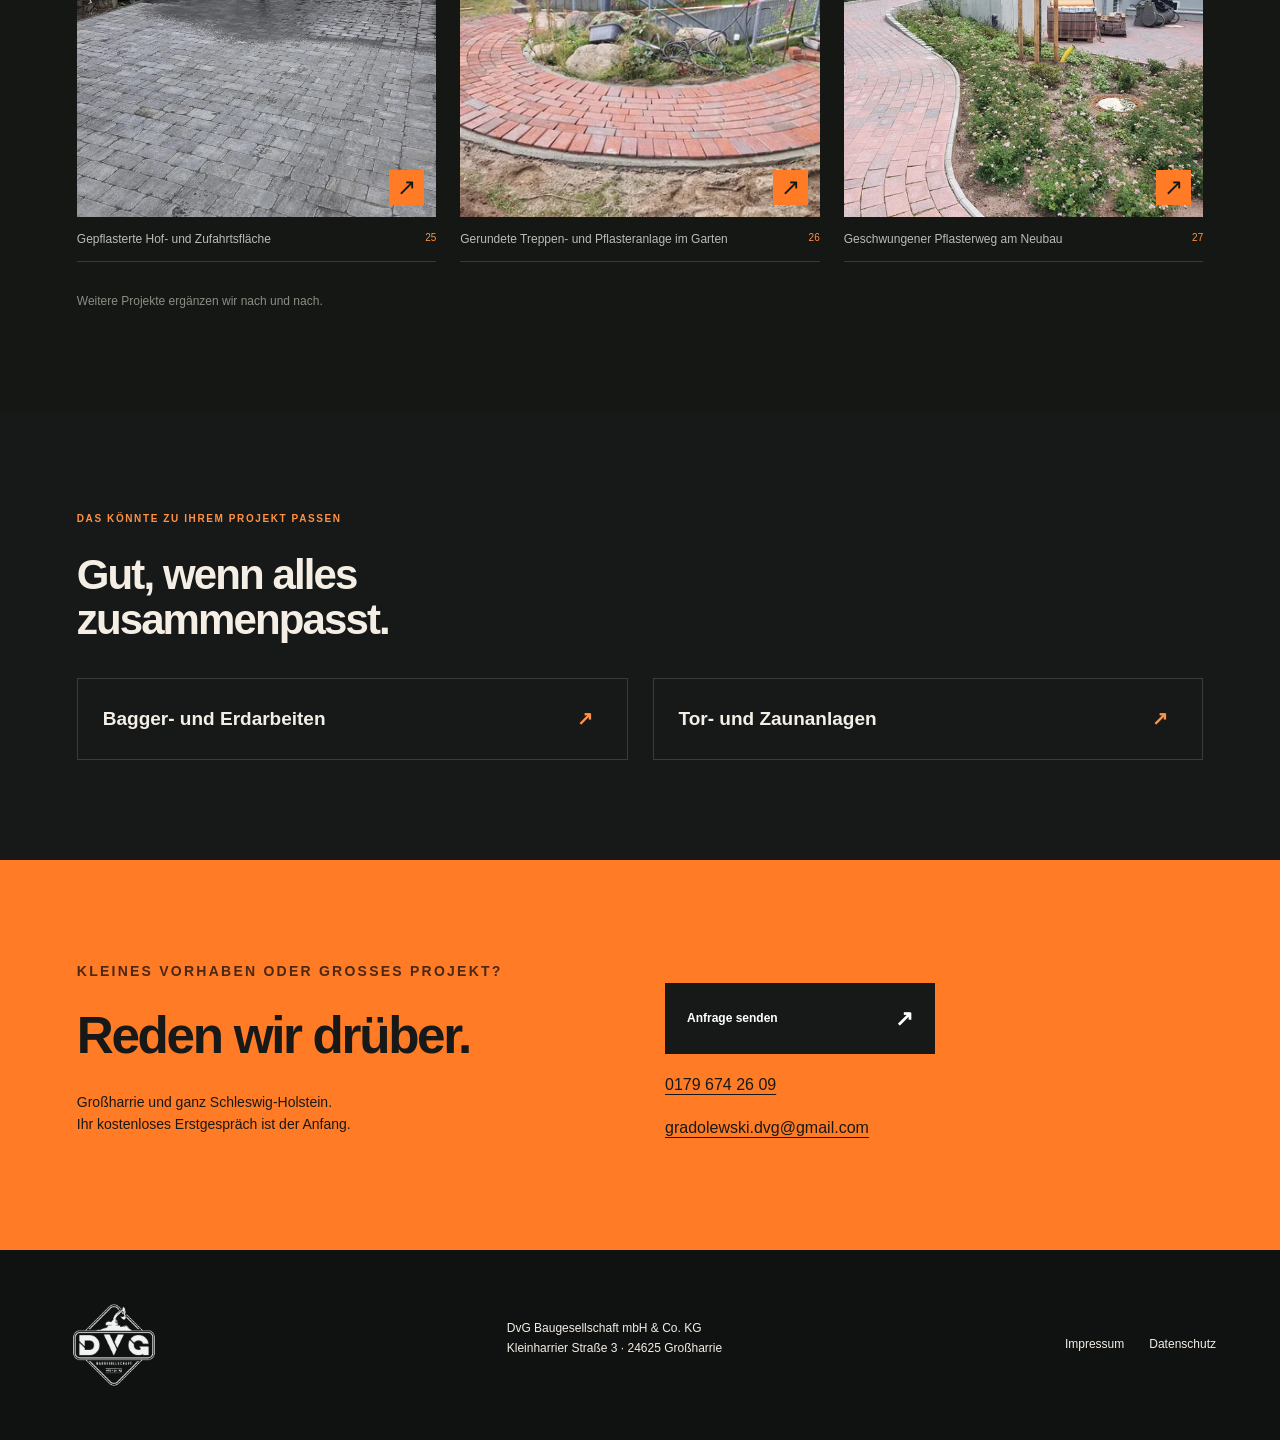
<file: pflasterarbeiten.html>
<!doctype html><html lang="de"><head><meta charset="utf-8"><meta name="viewport" content="width=device-width,initial-scale=1"><meta name="robots" content="noindex,nofollow"><meta name="theme-color" content="#171918"><meta name="description" content="Pflasterarbeiten von DvG aus Großharrie in Schleswig-Holstein. Wege, Höfe und Zufahrten, die zum Gebäude passen und sich im Alltag bewähren."><title>Pflasterarbeiten in Schleswig-Holstein | DvG Baugesellschaft</title><link rel="stylesheet" href="styles.css?v=20261028-icons-2"><script src="app.js?v=20261028-icons-2" defer></script><link rel="icon" type="image/svg+xml" href="favicon.svg">
</head><body class="service-page"><a class="skip" href="#inhalt">Zum Inhalt</a><header><a class="brand" href="index.html" aria-label="DvG Startseite"><img src="assets/dvg-logo.png" width="1072" height="1099" alt="DVG Baugesellschaft mbH &amp; Co. KG"></a><button class="menu" aria-expanded="false" aria-controls="navigation">Menü</button><nav id="navigation" aria-label="Hauptnavigation"><a href="index.html#leistungen">Leistungen</a><a href="index.html#ueber-uns">Über uns</a><a href="index.html#projekte">Einblicke</a><a href="index.html#ablauf">Ablauf</a><a class="nav-cta" href="index.html#kontakt">Projekt besprechen ↗</a></nav></header><main id="inhalt"><section class="service-hero section"><nav class="breadcrumbs" aria-label="Brotkrümelnavigation"><a href="index.html">Startseite</a><span aria-hidden="true">/</span><a href="index.html#leistungen">Leistungen</a><span aria-hidden="true">/</span><span aria-current="page">Pflasterarbeiten</span></nav><div class="service-hero-grid"><div><h1>Pflaster&shy;arbeiten</h1><p class="service-lead">Eine neue Zufahrt, ein Weg ums Haus oder eine Hoffläche: Wir planen und verlegen Pflasterflächen passend zu Ihrem Grundstück und der vorgesehenen Nutzung.</p><a class="button" href="index.html#kontakt">Projekt besprechen <span aria-hidden="true">↗</span></a></div></div></section><section class="section service-details"><div><p class="eyebrow">WAS WIR FÜR SIE TUN</p><h2>Flächen mit Struktur.<br>Handwerk mit Anspruch.</h2></div><div class="service-description"><p>Am Anfang stehen die Nutzung und Ihre Vorstellungen. Gemeinsam besprechen wir Material, Format, Verlegemuster und die Übergänge zu angrenzenden Flächen oder Gebäuden.</p><p>Zu einer Pflasterfläche gehört mehr als die sichtbare Oberfläche. Deshalb betrachten wir die vorbereitenden Arbeiten und die Ausführung im Zusammenhang. Vom abgestimmten Aufbau bis zu Einfassungen und Anschlüssen begleiten wir Ihr Vorhaben Schritt für Schritt.</p></div><div class="service-tasks"><article><h3>Gestaltung abstimmen</h3><p>Material, Format und Muster passend zum Grundstück auswählen.</p></article><article><h3>Untergrund vorbereiten</h3><p>Die benötigten Erdarbeiten und den Flächenaufbau einbeziehen.</p></article><article><h3>Pflaster verlegen</h3><p>Wege, Hof- und Zufahrtsflächen mit den abgestimmten Details umsetzen.</p></article></div></section><section id="galerie" class="section service-gallery-section"><div class="section-heading"><div><p class="eyebrow">ECHTE EINBLICKE. ECHTES HANDWERK.</p><h2>Von der Baustelle.</h2></div><p>Zufahrten, Wege, Terrassen und Treppenanlagen: fertige Flächen und Einblicke in die Ausführung.</p></div><div class="service-gallery"><figure><button class="gallery-open" type="button" data-full="assets/projekt-17-1920.webp" data-caption="Gepflasterte Zufahrt zwischen Garagengebäuden" aria-label="Foto vergrößern: Gepflasterte Zufahrt zwischen Garagengebäuden"><img src="assets/projekt-17-640.webp" srcset="assets/projekt-17-640.webp 640w, assets/projekt-17-1280.webp 1280w, assets/projekt-17-1920.webp 1920w" sizes="(max-width: 700px) 100vw, (max-width: 1000px) 45vw, 30vw" alt="Gepflasterte Zufahrt zwischen Garagengebäuden" loading="lazy"><span class="zoom-mark" aria-hidden="true">↗</span></button><figcaption><span>Gepflasterte Zufahrt zwischen Garagengebäuden</span><span class="gallery-photo-number">01</span></figcaption></figure><figure><button class="gallery-open" type="button" data-full="assets/projekt-04-1280.webp" data-caption="Neu verlegte Plattenfläche entlang eines Hauses" aria-label="Foto vergrößern: Neu verlegte Plattenfläche entlang eines Hauses"><img src="assets/projekt-04-640.webp" srcset="assets/projekt-04-640.webp 640w, assets/projekt-04-1280.webp 1280w" sizes="(max-width: 700px) 100vw, (max-width: 1000px) 45vw, 30vw" alt="Neu verlegte Plattenfläche entlang eines Hauses" loading="lazy"><span class="zoom-mark" aria-hidden="true">↗</span></button><figcaption><span>Neu verlegte Plattenfläche entlang eines Hauses</span><span class="gallery-photo-number">02</span></figcaption></figure><figure style="--photo-position:50% 48%;--photo-position-mobile:50% 48%">
          <button class="gallery-open" type="button" data-full="assets/projekt-15-1920.webp" data-caption="Gepflasterte Garagenzufahrt mit Einfassung" aria-label="Foto vergrößern: Gepflasterte Garagenzufahrt mit Einfassung">
            <img src="assets/projekt-15-640.webp" srcset="assets/projekt-15-640.webp 640w, assets/projekt-15-1280.webp 1280w, assets/projekt-15-1920.webp 1920w" sizes="(max-width:700px) 100vw, (max-width:1050px) 50vw, 33vw" width="640" height="360" alt="Gepflasterte Garagenzufahrt mit Einfassung" loading="lazy">
            <span class="zoom-mark" aria-hidden="true">↗</span>
          </button>
          <figcaption><span>Gepflasterte Garagenzufahrt mit Einfassung</span><span class="gallery-photo-number">03</span></figcaption>
        </figure><figure><button class="gallery-open" type="button" data-full="assets/projekt-20-1920.webp" data-caption="Verlegung einer Plattenfläche am Haus" aria-label="Foto vergrößern: Verlegung einer Plattenfläche am Haus"><img src="assets/projekt-20-640.webp" srcset="assets/projekt-20-640.webp 640w, assets/projekt-20-1280.webp 1280w, assets/projekt-20-1920.webp 1920w" sizes="(max-width: 700px) 100vw, (max-width: 1000px) 45vw, 30vw" alt="Verlegung einer Plattenfläche am Haus" loading="lazy"><span class="zoom-mark" aria-hidden="true">↗</span></button><figcaption><span>Verlegung einer Plattenfläche am Haus</span><span class="gallery-photo-number">04</span></figcaption></figure><figure><button class="gallery-open" type="button" data-full="assets/projekt-21-1920.webp" data-caption="Pflasterfläche auf dem Weg zur Garage" aria-label="Foto vergrößern: Pflasterfläche auf dem Weg zur Garage"><img src="assets/projekt-21-640.webp" srcset="assets/projekt-21-640.webp 640w, assets/projekt-21-1280.webp 1280w, assets/projekt-21-1920.webp 1920w" sizes="(max-width: 700px) 100vw, (max-width: 1000px) 45vw, 30vw" alt="Pflasterfläche auf dem Weg zur Garage" loading="lazy"><span class="zoom-mark" aria-hidden="true">↗</span></button><figcaption><span>Pflasterfläche auf dem Weg zur Garage</span><span class="gallery-photo-number">05</span></figcaption></figure><figure><button class="gallery-open" type="button" data-full="assets/projekt-12-1920.webp" data-caption="Setzen von Einfassungen für die Pflasterfläche" aria-label="Foto vergrößern: Setzen von Einfassungen für die Pflasterfläche"><img src="assets/projekt-12-640.webp" srcset="assets/projekt-12-640.webp 640w, assets/projekt-12-1280.webp 1280w, assets/projekt-12-1920.webp 1920w" sizes="(max-width: 700px) 100vw, (max-width: 1000px) 45vw, 30vw" alt="Setzen von Einfassungen für die Pflasterfläche" loading="lazy"><span class="zoom-mark" aria-hidden="true">↗</span></button><figcaption><span>Setzen von Einfassungen für die Pflasterfläche</span><span class="gallery-photo-number">06</span></figcaption></figure><figure><button class="gallery-open" type="button" data-full="assets/projekt-22-1920.webp" data-caption="Gartentreppe mit Natursteineinfassung" aria-label="Foto vergrößern: Gartentreppe mit Natursteineinfassung"><img src="assets/projekt-22-640.webp" srcset="assets/projekt-22-640.webp 640w, assets/projekt-22-1280.webp 1280w, assets/projekt-22-1920.webp 1920w" sizes="(max-width: 700px) 100vw, (max-width: 1000px) 45vw, 30vw" alt="Gartentreppe mit Natursteineinfassung" loading="lazy"><span class="zoom-mark" aria-hidden="true">↗</span></button><figcaption><span>Gartentreppe mit Natursteineinfassung</span><span class="gallery-photo-number">07</span></figcaption></figure><figure><button class="gallery-open" type="button" data-full="assets/projekt-23-1920.webp" data-caption="Treppenanlage mit gepflasterten Podesten am Wohnhaus" aria-label="Foto vergrößern: Treppenanlage mit gepflasterten Podesten am Wohnhaus"><img src="assets/projekt-23-640.webp" srcset="assets/projekt-23-640.webp 640w, assets/projekt-23-1280.webp 1280w, assets/projekt-23-1920.webp 1920w" sizes="(max-width: 700px) 100vw, (max-width: 1000px) 45vw, 30vw" alt="Treppenanlage mit gepflasterten Podesten am Wohnhaus" loading="lazy"><span class="zoom-mark" aria-hidden="true">↗</span></button><figcaption><span>Treppenanlage mit gepflasterten Podesten am Wohnhaus</span><span class="gallery-photo-number">08</span></figcaption></figure><figure><button class="gallery-open" type="button" data-full="assets/pflasterarbeiten-an-einer-gerundeten-eingangsstufe-1920.webp" data-caption="Pflasterarbeiten an einer gerundeten Eingangsstufe" aria-label="Foto vergrößern: Pflasterarbeiten an einer gerundeten Eingangsstufe"><img src="assets/pflasterarbeiten-an-einer-gerundeten-eingangsstufe-640.webp" srcset="assets/pflasterarbeiten-an-einer-gerundeten-eingangsstufe-640.webp 640w, assets/pflasterarbeiten-an-einer-gerundeten-eingangsstufe-1280.webp 1280w, assets/pflasterarbeiten-an-einer-gerundeten-eingangsstufe-1920.webp 1920w" sizes="(max-width: 700px) 100vw, (max-width: 1000px) 45vw, 30vw" alt="Pflasterarbeiten an einer gerundeten Eingangsstufe" loading="lazy" width="1920" height="1440"><span class="zoom-mark" aria-hidden="true">↗</span></button><figcaption><span>Pflasterarbeiten an einer gerundeten Eingangsstufe</span><span class="gallery-photo-number">09</span></figcaption></figure><figure><button class="gallery-open" type="button" data-full="assets/lange-treppenanlage-wahrend-der-ausfuhrung-1512.webp" data-caption="Lange Treppenanlage während der Ausführung" aria-label="Foto vergrößern: Lange Treppenanlage während der Ausführung"><img src="assets/lange-treppenanlage-wahrend-der-ausfuhrung-640.webp" srcset="assets/lange-treppenanlage-wahrend-der-ausfuhrung-640.webp 640w, assets/lange-treppenanlage-wahrend-der-ausfuhrung-1280.webp 1280w, assets/lange-treppenanlage-wahrend-der-ausfuhrung-1512.webp 1512w" sizes="(max-width: 700px) 100vw, (max-width: 1000px) 45vw, 30vw" alt="Lange Treppenanlage während der Ausführung" loading="lazy" width="1512" height="2016"><span class="zoom-mark" aria-hidden="true">↗</span></button><figcaption><span>Lange Treppenanlage während der Ausführung</span><span class="gallery-photo-number">10</span></figcaption></figure><figure><button class="gallery-open" type="button" data-full="assets/strassenpflaster-mit-entwasserungsrinne-und-einfassungen-1920.webp" data-caption="Straßenpflaster mit Entwässerungsrinne und Einfassungen" aria-label="Foto vergrößern: Straßenpflaster mit Entwässerungsrinne und Einfassungen"><img src="assets/strassenpflaster-mit-entwasserungsrinne-und-einfassungen-640.webp" srcset="assets/strassenpflaster-mit-entwasserungsrinne-und-einfassungen-640.webp 640w, assets/strassenpflaster-mit-entwasserungsrinne-und-einfassungen-1280.webp 1280w, assets/strassenpflaster-mit-entwasserungsrinne-und-einfassungen-1920.webp 1920w" sizes="(max-width: 700px) 100vw, (max-width: 1000px) 45vw, 30vw" alt="Straßenpflaster mit Entwässerungsrinne und Einfassungen" loading="lazy" width="1920" height="1440"><span class="zoom-mark" aria-hidden="true">↗</span></button><figcaption><span>Straßenpflaster mit Entwässerungsrinne und Einfassungen</span><span class="gallery-photo-number">11</span></figcaption></figure><figure><button class="gallery-open" type="button" data-full="assets/vorbereitung-und-verlegung-einer-eingefassten-pflasterflache-1920.webp" data-caption="Vorbereitung und Verlegung einer eingefassten Pflasterfläche" aria-label="Foto vergrößern: Vorbereitung und Verlegung einer eingefassten Pflasterfläche"><img src="assets/vorbereitung-und-verlegung-einer-eingefassten-pflasterflache-640.webp" srcset="assets/vorbereitung-und-verlegung-einer-eingefassten-pflasterflache-640.webp 640w, assets/vorbereitung-und-verlegung-einer-eingefassten-pflasterflache-1280.webp 1280w, assets/vorbereitung-und-verlegung-einer-eingefassten-pflasterflache-1920.webp 1920w" sizes="(max-width: 700px) 100vw, (max-width: 1000px) 45vw, 30vw" alt="Vorbereitung und Verlegung einer eingefassten Pflasterfläche" loading="lazy" width="1920" height="1440"><span class="zoom-mark" aria-hidden="true">↗</span></button><figcaption><span>Vorbereitung und Verlegung einer eingefassten Pflasterfläche</span><span class="gallery-photo-number">12</span></figcaption></figure><figure><button class="gallery-open" type="button" data-full="assets/geschwungener-gartenweg-aus-natursteinpflaster-1126.webp" data-caption="Geschwungener Gartenweg aus Natursteinpflaster" aria-label="Foto vergrößern: Geschwungener Gartenweg aus Natursteinpflaster"><img src="assets/geschwungener-gartenweg-aus-natursteinpflaster-640.webp" srcset="assets/geschwungener-gartenweg-aus-natursteinpflaster-640.webp 640w, assets/geschwungener-gartenweg-aus-natursteinpflaster-1126.webp 1126w" sizes="(max-width: 700px) 100vw, (max-width: 1000px) 45vw, 30vw" alt="Geschwungener Gartenweg aus Natursteinpflaster" loading="lazy" width="1126" height="2000"><span class="zoom-mark" aria-hidden="true">↗</span></button><figcaption><span>Geschwungener Gartenweg aus Natursteinpflaster</span><span class="gallery-photo-number">13</span></figcaption></figure><figure><button class="gallery-open" type="button" data-full="assets/vorbereitung-des-untergrunds-fur-einen-gartenweg-1920.webp" data-caption="Vorbereitung des Untergrunds für einen Gartenweg" aria-label="Foto vergrößern: Vorbereitung des Untergrunds für einen Gartenweg"><img src="assets/vorbereitung-des-untergrunds-fur-einen-gartenweg-640.webp" srcset="assets/vorbereitung-des-untergrunds-fur-einen-gartenweg-640.webp 640w, assets/vorbereitung-des-untergrunds-fur-einen-gartenweg-1280.webp 1280w, assets/vorbereitung-des-untergrunds-fur-einen-gartenweg-1920.webp 1920w" sizes="(max-width: 700px) 100vw, (max-width: 1000px) 45vw, 30vw" alt="Vorbereitung des Untergrunds für einen Gartenweg" loading="lazy" width="1920" height="1081"><span class="zoom-mark" aria-hidden="true">↗</span></button><figcaption><span>Vorbereitung des Untergrunds für einen Gartenweg</span><span class="gallery-photo-number">14</span></figcaption></figure><figure><button class="gallery-open" type="button" data-full="assets/pflasterweg-zum-gartenpavillon-1126.webp" data-caption="Pflasterweg zum Gartenpavillon" aria-label="Foto vergrößern: Pflasterweg zum Gartenpavillon"><img src="assets/pflasterweg-zum-gartenpavillon-640.webp" srcset="assets/pflasterweg-zum-gartenpavillon-640.webp 640w, assets/pflasterweg-zum-gartenpavillon-1126.webp 1126w" sizes="(max-width: 700px) 100vw, (max-width: 1000px) 45vw, 30vw" alt="Pflasterweg zum Gartenpavillon" loading="lazy" width="1126" height="2000"><span class="zoom-mark" aria-hidden="true">↗</span></button><figcaption><span>Pflasterweg zum Gartenpavillon</span><span class="gallery-photo-number">15</span></figcaption></figure><figure><button class="gallery-open" type="button" data-full="assets/eingangsstufe-mit-fussabstreiferrost-1920.webp" data-caption="Eingangsstufe mit Fußabstreiferrost" aria-label="Foto vergrößern: Eingangsstufe mit Fußabstreiferrost"><img src="assets/eingangsstufe-mit-fussabstreiferrost-640.webp" srcset="assets/eingangsstufe-mit-fussabstreiferrost-640.webp 640w, assets/eingangsstufe-mit-fussabstreiferrost-1280.webp 1280w, assets/eingangsstufe-mit-fussabstreiferrost-1920.webp 1920w" sizes="(max-width: 700px) 100vw, (max-width: 1000px) 45vw, 30vw" alt="Eingangsstufe mit Fußabstreiferrost" loading="lazy" width="1920" height="1440"><span class="zoom-mark" aria-hidden="true">↗</span></button><figcaption><span>Eingangsstufe mit Fußabstreiferrost</span><span class="gallery-photo-number">16</span></figcaption></figure><figure><button class="gallery-open" type="button" data-full="assets/plattenweg-entlang-einer-gebaudewand-1536.webp" data-caption="Plattenweg entlang einer Gebäudewand" aria-label="Foto vergrößern: Plattenweg entlang einer Gebäudewand"><img src="assets/plattenweg-entlang-einer-gebaudewand-640.webp" srcset="assets/plattenweg-entlang-einer-gebaudewand-640.webp 640w, assets/plattenweg-entlang-einer-gebaudewand-1280.webp 1280w, assets/plattenweg-entlang-einer-gebaudewand-1536.webp 1536w" sizes="(max-width: 700px) 100vw, (max-width: 1000px) 45vw, 30vw" alt="Plattenweg entlang einer Gebäudewand" loading="lazy" width="1536" height="2048"><span class="zoom-mark" aria-hidden="true">↗</span></button><figcaption><span>Plattenweg entlang einer Gebäudewand</span><span class="gallery-photo-number">17</span></figcaption></figure><figure><button class="gallery-open" type="button" data-full="assets/rot-graue-pflasterflache-einer-zufahrt-1600.webp" data-caption="Rot-graue Pflasterfläche einer Zufahrt" aria-label="Foto vergrößern: Rot-graue Pflasterfläche einer Zufahrt"><img src="assets/rot-graue-pflasterflache-einer-zufahrt-640.webp" srcset="assets/rot-graue-pflasterflache-einer-zufahrt-640.webp 640w, assets/rot-graue-pflasterflache-einer-zufahrt-1280.webp 1280w, assets/rot-graue-pflasterflache-einer-zufahrt-1600.webp 1600w" sizes="(max-width: 700px) 100vw, (max-width: 1000px) 45vw, 30vw" alt="Rot-graue Pflasterfläche einer Zufahrt" loading="lazy" width="1600" height="1200"><span class="zoom-mark" aria-hidden="true">↗</span></button><figcaption><span>Rot-graue Pflasterfläche einer Zufahrt</span><span class="gallery-photo-number">18</span></figcaption></figure><figure><button class="gallery-open" type="button" data-full="assets/gepflasterte-aussenflachen-rund-um-ein-wohnhaus-1920.webp" data-caption="Gepflasterte Außenflächen rund um ein Wohnhaus" aria-label="Foto vergrößern: Gepflasterte Außenflächen rund um ein Wohnhaus"><img src="assets/gepflasterte-aussenflachen-rund-um-ein-wohnhaus-640.webp" srcset="assets/gepflasterte-aussenflachen-rund-um-ein-wohnhaus-640.webp 640w, assets/gepflasterte-aussenflachen-rund-um-ein-wohnhaus-1280.webp 1280w, assets/gepflasterte-aussenflachen-rund-um-ein-wohnhaus-1920.webp 1920w" sizes="(max-width: 700px) 100vw, (max-width: 1000px) 45vw, 30vw" alt="Gepflasterte Außenflächen rund um ein Wohnhaus" loading="lazy" width="1920" height="1440"><span class="zoom-mark" aria-hidden="true">↗</span></button><figcaption><span>Gepflasterte Außenflächen rund um ein Wohnhaus</span><span class="gallery-photo-number">19</span></figcaption></figure><figure><button class="gallery-open" type="button" data-full="assets/grossflachige-pflasterung-entlang-einer-halle-945.webp" data-caption="Großflächige Pflasterung entlang einer Halle" aria-label="Foto vergrößern: Großflächige Pflasterung entlang einer Halle"><img src="assets/grossflachige-pflasterung-entlang-einer-halle-640.webp" srcset="assets/grossflachige-pflasterung-entlang-einer-halle-640.webp 640w, assets/grossflachige-pflasterung-entlang-einer-halle-945.webp 945w" sizes="(max-width: 700px) 100vw, (max-width: 1000px) 45vw, 30vw" alt="Großflächige Pflasterung entlang einer Halle" loading="lazy" width="945" height="1680"><span class="zoom-mark" aria-hidden="true">↗</span></button><figcaption><span>Großflächige Pflasterung entlang einer Halle</span><span class="gallery-photo-number">20</span></figcaption></figure><figure><button class="gallery-open" type="button" data-full="assets/geschwungene-zufahrt-mit-mehrfarbigem-pflaster-1920.webp" data-caption="Geschwungene Zufahrt mit mehrfarbigem Pflaster" aria-label="Foto vergrößern: Geschwungene Zufahrt mit mehrfarbigem Pflaster"><img src="assets/geschwungene-zufahrt-mit-mehrfarbigem-pflaster-640.webp" srcset="assets/geschwungene-zufahrt-mit-mehrfarbigem-pflaster-640.webp 640w, assets/geschwungene-zufahrt-mit-mehrfarbigem-pflaster-1280.webp 1280w, assets/geschwungene-zufahrt-mit-mehrfarbigem-pflaster-1920.webp 1920w" sizes="(max-width: 700px) 100vw, (max-width: 1000px) 45vw, 30vw" alt="Geschwungene Zufahrt mit mehrfarbigem Pflaster" loading="lazy" width="1920" height="1440"><span class="zoom-mark" aria-hidden="true">↗</span></button><figcaption><span>Geschwungene Zufahrt mit mehrfarbigem Pflaster</span><span class="gallery-photo-number">21</span></figcaption></figure><figure><button class="gallery-open" type="button" data-full="assets/eingepasster-schachtdeckel-im-klinkerpflaster-1126.webp" data-caption="Eingepasster Schachtdeckel im Klinkerpflaster" aria-label="Foto vergrößern: Eingepasster Schachtdeckel im Klinkerpflaster"><img src="assets/eingepasster-schachtdeckel-im-klinkerpflaster-640.webp" srcset="assets/eingepasster-schachtdeckel-im-klinkerpflaster-640.webp 640w, assets/eingepasster-schachtdeckel-im-klinkerpflaster-1126.webp 1126w" sizes="(max-width: 700px) 100vw, (max-width: 1000px) 45vw, 30vw" alt="Eingepasster Schachtdeckel im Klinkerpflaster" loading="lazy" width="1126" height="2000"><span class="zoom-mark" aria-hidden="true">↗</span></button><figcaption><span>Eingepasster Schachtdeckel im Klinkerpflaster</span><span class="gallery-photo-number">22</span></figcaption></figure><figure><button class="gallery-open" type="button" data-full="assets/plattenflache-am-hauseingang-1126.webp" data-caption="Plattenfläche am Hauseingang" aria-label="Foto vergrößern: Plattenfläche am Hauseingang"><img src="assets/plattenflache-am-hauseingang-640.webp" srcset="assets/plattenflache-am-hauseingang-640.webp 640w, assets/plattenflache-am-hauseingang-1126.webp 1126w" sizes="(max-width: 700px) 100vw, (max-width: 1000px) 45vw, 30vw" alt="Plattenfläche am Hauseingang" loading="lazy" width="1126" height="2000"><span class="zoom-mark" aria-hidden="true">↗</span></button><figcaption><span>Plattenfläche am Hauseingang</span><span class="gallery-photo-number">23</span></figcaption></figure><figure><button class="gallery-open" type="button" data-full="assets/mehrstufige-eingangstreppe-aus-granit-1920.webp" data-caption="Mehrstufige Eingangstreppe aus Granit" aria-label="Foto vergrößern: Mehrstufige Eingangstreppe aus Granit"><img src="assets/mehrstufige-eingangstreppe-aus-granit-640.webp" srcset="assets/mehrstufige-eingangstreppe-aus-granit-640.webp 640w, assets/mehrstufige-eingangstreppe-aus-granit-1280.webp 1280w, assets/mehrstufige-eingangstreppe-aus-granit-1920.webp 1920w" sizes="(max-width: 700px) 100vw, (max-width: 1000px) 45vw, 30vw" alt="Mehrstufige Eingangstreppe aus Granit" loading="lazy" width="1920" height="1081"><span class="zoom-mark" aria-hidden="true">↗</span></button><figcaption><span>Mehrstufige Eingangstreppe aus Granit</span><span class="gallery-photo-number">24</span></figcaption></figure><figure><button class="gallery-open" type="button" data-full="assets/gepflasterte-hof-und-zufahrtsflache-1126.webp" data-caption="Gepflasterte Hof- und Zufahrtsfläche" aria-label="Foto vergrößern: Gepflasterte Hof- und Zufahrtsfläche"><img src="assets/gepflasterte-hof-und-zufahrtsflache-640.webp" srcset="assets/gepflasterte-hof-und-zufahrtsflache-640.webp 640w, assets/gepflasterte-hof-und-zufahrtsflache-1126.webp 1126w" sizes="(max-width: 700px) 100vw, (max-width: 1000px) 45vw, 30vw" alt="Gepflasterte Hof- und Zufahrtsfläche" loading="lazy" width="1126" height="2000"><span class="zoom-mark" aria-hidden="true">↗</span></button><figcaption><span>Gepflasterte Hof- und Zufahrtsfläche</span><span class="gallery-photo-number">25</span></figcaption></figure><figure><button class="gallery-open" type="button" data-full="assets/gerundete-treppen-und-pflasteranlage-im-garten-1920.webp" data-caption="Gerundete Treppen- und Pflasteranlage im Garten" aria-label="Foto vergrößern: Gerundete Treppen- und Pflasteranlage im Garten"><img src="assets/gerundete-treppen-und-pflasteranlage-im-garten-640.webp" srcset="assets/gerundete-treppen-und-pflasteranlage-im-garten-640.webp 640w, assets/gerundete-treppen-und-pflasteranlage-im-garten-1280.webp 1280w, assets/gerundete-treppen-und-pflasteranlage-im-garten-1920.webp 1920w" sizes="(max-width: 700px) 100vw, (max-width: 1000px) 45vw, 30vw" alt="Gerundete Treppen- und Pflasteranlage im Garten" loading="lazy" width="1920" height="1081"><span class="zoom-mark" aria-hidden="true">↗</span></button><figcaption><span>Gerundete Treppen- und Pflasteranlage im Garten</span><span class="gallery-photo-number">26</span></figcaption></figure><figure><button class="gallery-open" type="button" data-full="assets/geschwungener-pflasterweg-am-neubau-1920.webp" data-caption="Geschwungener Pflasterweg am Neubau" aria-label="Foto vergrößern: Geschwungener Pflasterweg am Neubau"><img src="assets/geschwungener-pflasterweg-am-neubau-640.webp" srcset="assets/geschwungener-pflasterweg-am-neubau-640.webp 640w, assets/geschwungener-pflasterweg-am-neubau-1280.webp 1280w, assets/geschwungener-pflasterweg-am-neubau-1920.webp 1920w" sizes="(max-width: 700px) 100vw, (max-width: 1000px) 45vw, 30vw" alt="Geschwungener Pflasterweg am Neubau" loading="lazy" width="1920" height="1440"><span class="zoom-mark" aria-hidden="true">↗</span></button><figcaption><span>Geschwungener Pflasterweg am Neubau</span><span class="gallery-photo-number">27</span></figcaption></figure></div><p class="gallery-growing">Weitere Projekte ergänzen wir nach und nach.</p></section><section class="section service-related"><p class="eyebrow">DAS KÖNNTE ZU IHREM PROJEKT PASSEN</p><h2>Gut, wenn alles<br>zusammenpasst.</h2><div class="related-links"><a href="bagger-und-erdarbeiten.html"><span>Bagger- und Erd&shy;arbeiten</span><span aria-hidden="true">↗</span></a><a href="tor-und-zaunanlagen.html"><span>Tor- und Zaun&shy;anlagen</span><span aria-hidden="true">↗</span></a></div></section><section class="section service-contact"><div><p class="eyebrow">KLEINES VORHABEN ODER GROSSES PROJEKT?</p><h2>Reden wir drüber.</h2><p>Großharrie und ganz Schleswig-Holstein.<br>Ihr kostenloses Erstgespräch ist der Anfang.</p></div><div><a class="button" href="index.html#kontakt">Anfrage senden <span aria-hidden="true">↗</span></a><a class="service-direct" href="tel:+491796742609">0179 674 26 09</a><a class="service-direct" href="mailto:gradolewski.dvg@gmail.com">gradolewski.dvg@gmail.com</a></div></section></main><dialog class="project-lightbox" aria-label="Projektfoto vergrößert"><div class="lightbox-toolbar"><p class="lightbox-count" aria-live="polite"></p><button class="lightbox-close" type="button" aria-label="Bildansicht schließen">Schließen ×</button></div><img class="lightbox-image" alt="" aria-hidden="true"><div class="lightbox-bottom"><button class="lightbox-prev" type="button" aria-label="Vorheriges Foto">←</button><p class="lightbox-caption"></p><button class="lightbox-next" type="button" aria-label="Nächstes Foto">→</button></div></dialog><footer><a class="brand" href="index.html"><img src="assets/dvg-logo.png" width="1072" height="1099" alt="DVG Baugesellschaft mbH &amp; Co. KG"></a><p>DvG Baugesellschaft mbH &amp; Co. KG<br>Kleinharrier Straße 3 · 24625 Großharrie</p><div><a href="impressum.html">Impressum</a><a href="datenschutz.html">Datenschutz</a></div></footer></body></html>
</file>
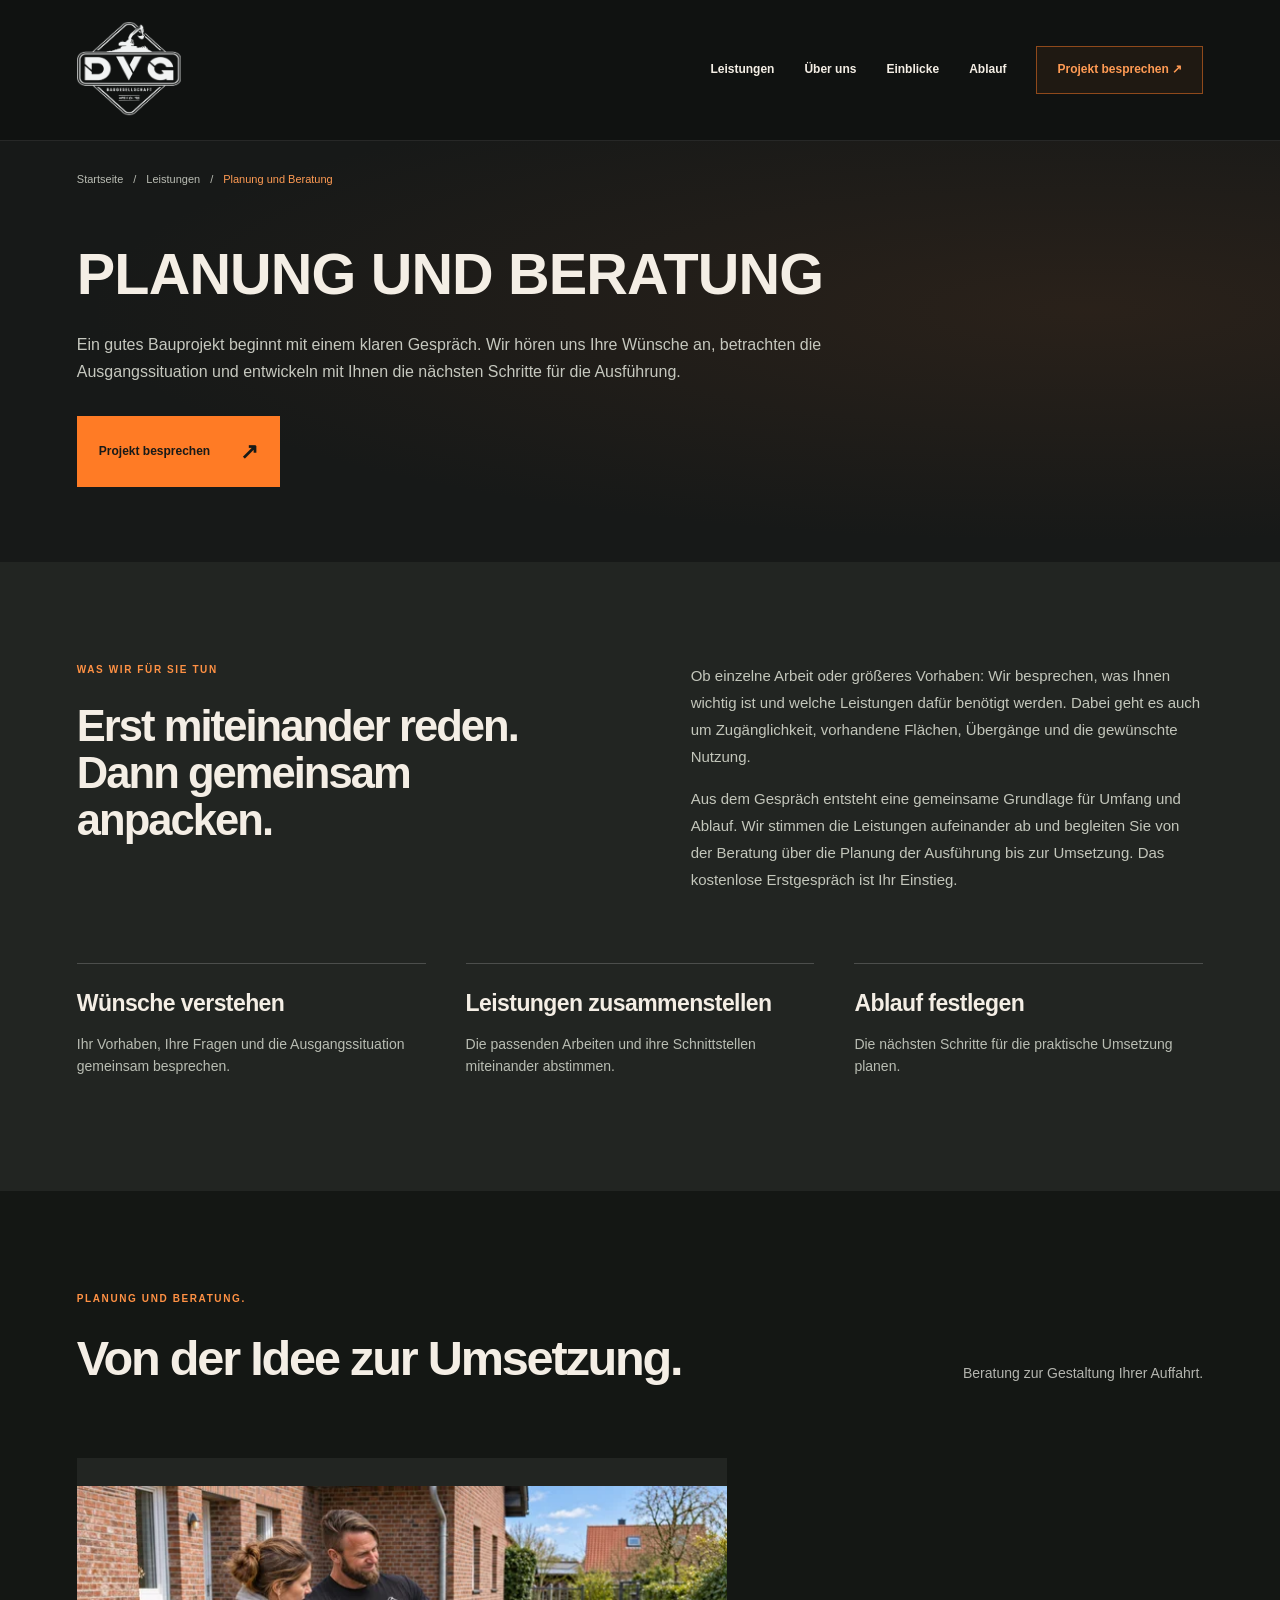
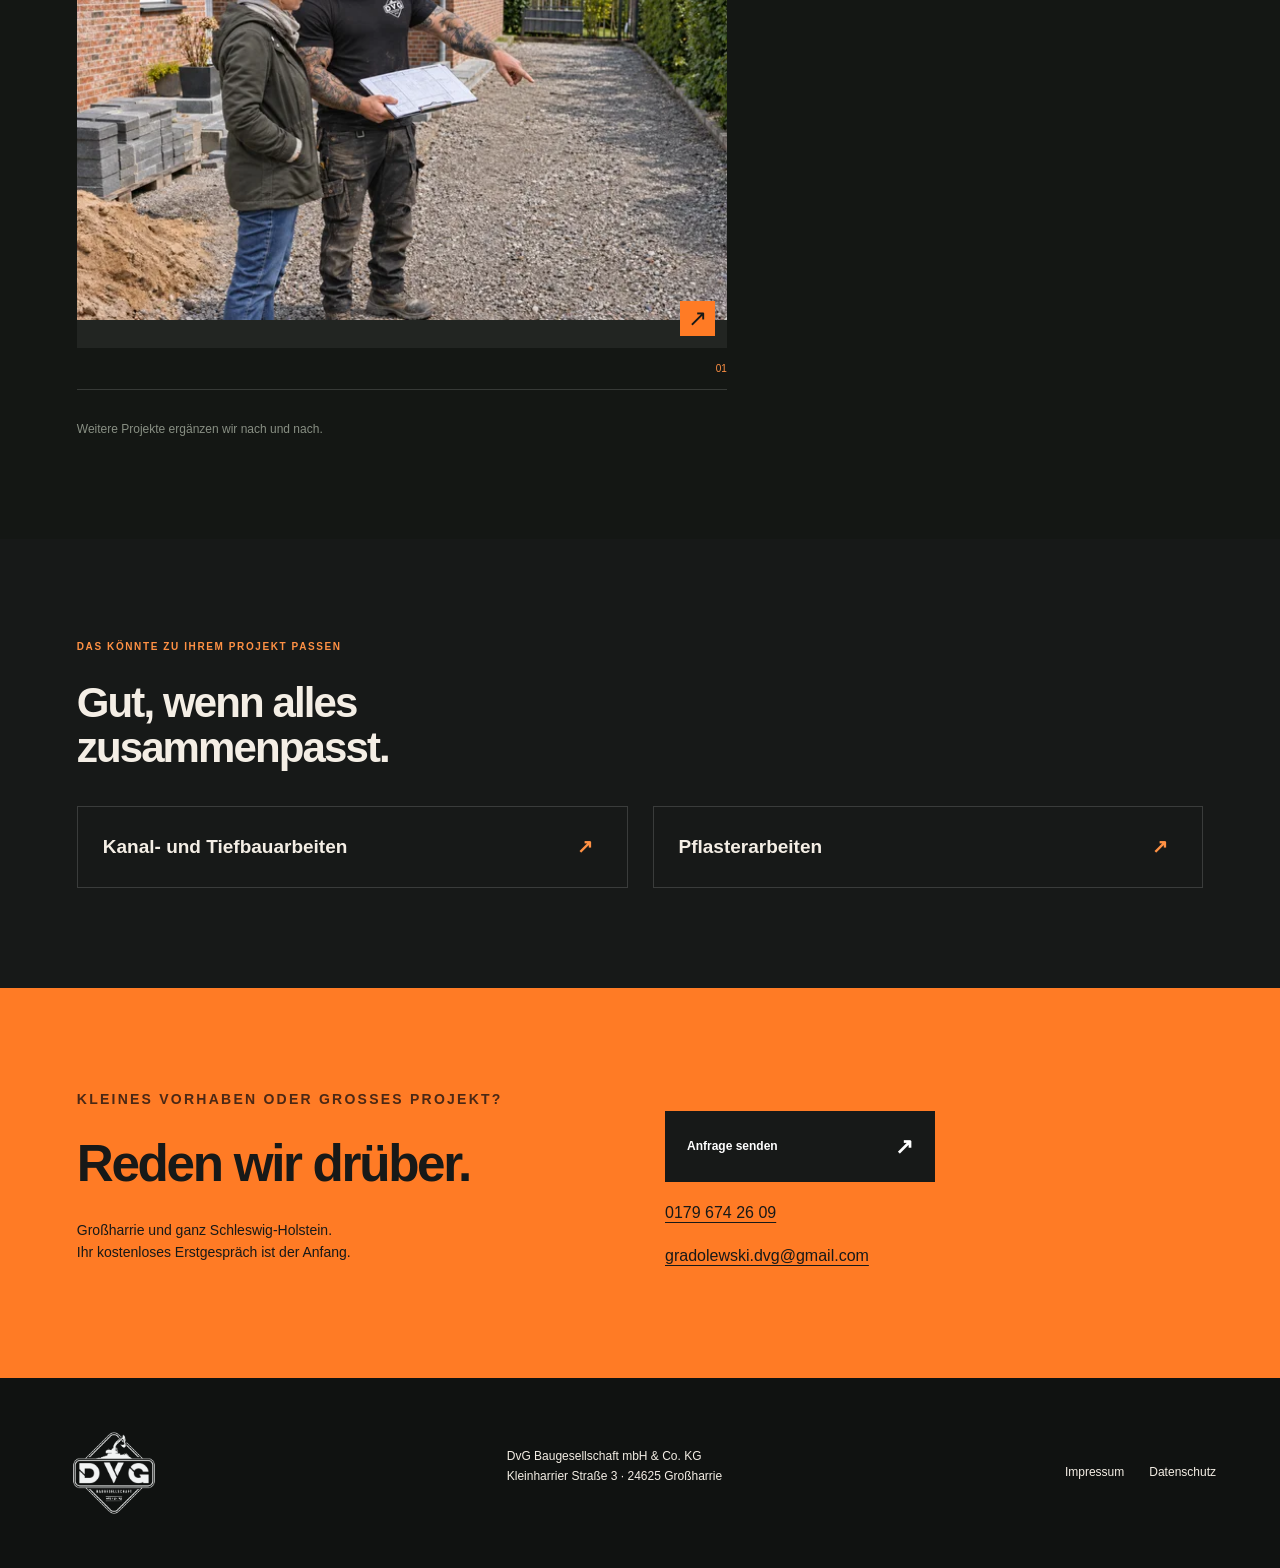
<file: planung-und-beratung.html>
<!doctype html><html lang="de"><head><meta charset="utf-8"><meta name="viewport" content="width=device-width,initial-scale=1"><meta name="robots" content="noindex,nofollow"><meta name="theme-color" content="#171918"><meta name="description" content="Planung und Beratung von DvG aus Großharrie in Schleswig-Holstein. Zuhören, gemeinsam durchdenken und die passenden Leistungen für Ihr Vorhaben abstimmen."><title>Planung und Beratung in Schleswig-Holstein | DvG Baugesellschaft</title><link rel="stylesheet" href="styles.css?v=20261028-icons-2"><script src="app.js?v=20261028-icons-2" defer></script><link rel="icon" type="image/svg+xml" href="favicon.svg">
</head><body class="service-page"><a class="skip" href="#inhalt">Zum Inhalt</a><header><a class="brand" href="index.html" aria-label="DvG Startseite"><img src="assets/dvg-logo.png" width="1072" height="1099" alt="DVG Baugesellschaft mbH &amp; Co. KG"></a><button class="menu" aria-expanded="false" aria-controls="navigation">Menü</button><nav id="navigation" aria-label="Hauptnavigation"><a href="index.html#leistungen">Leistungen</a><a href="index.html#ueber-uns">Über uns</a><a href="index.html#projekte">Einblicke</a><a href="index.html#ablauf">Ablauf</a><a class="nav-cta" href="index.html#kontakt">Projekt besprechen ↗</a></nav></header><main id="inhalt"><section class="service-hero section"><nav class="breadcrumbs" aria-label="Brotkrümelnavigation"><a href="index.html">Startseite</a><span aria-hidden="true">/</span><a href="index.html#leistungen">Leistungen</a><span aria-hidden="true">/</span><span aria-current="page">Planung und Beratung</span></nav><div class="service-hero-grid"><div><h1>Planung und Beratung</h1><p class="service-lead">Ein gutes Bauprojekt beginnt mit einem klaren Gespräch. Wir hören uns Ihre Wünsche an, betrachten die Ausgangssituation und entwickeln mit Ihnen die nächsten Schritte für die Ausführung.</p><a class="button" href="index.html#kontakt">Projekt besprechen <span aria-hidden="true">↗</span></a></div></div></section><section class="section service-details"><div><p class="eyebrow">WAS WIR FÜR SIE TUN</p><h2>Erst miteinander reden.<br>Dann gemeinsam anpacken.</h2></div><div class="service-description"><p>Ob einzelne Arbeit oder größeres Vorhaben: Wir besprechen, was Ihnen wichtig ist und welche Leistungen dafür benötigt werden. Dabei geht es auch um Zugänglichkeit, vorhandene Flächen, Übergänge und die gewünschte Nutzung.</p><p>Aus dem Gespräch entsteht eine gemeinsame Grundlage für Umfang und Ablauf. Wir stimmen die Leistungen aufeinander ab und begleiten Sie von der Beratung über die Planung der Ausführung bis zur Umsetzung. Das kostenlose Erstgespräch ist Ihr Einstieg.</p></div><div class="service-tasks"><article><h3>Wünsche verstehen</h3><p>Ihr Vorhaben, Ihre Fragen und die Ausgangssituation gemeinsam besprechen.</p></article><article><h3>Leistungen zusammenstellen</h3><p>Die passenden Arbeiten und ihre Schnittstellen miteinander abstimmen.</p></article><article><h3>Ablauf festlegen</h3><p>Die nächsten Schritte für die praktische Umsetzung planen.</p></article></div></section><section id="galerie" class="section service-gallery-section"><div class="section-heading"><div><p class="eyebrow">PLANUNG UND BERATUNG.</p><h2>Von der Idee zur Umsetzung.</h2></div><p>Beratung zur Gestaltung Ihrer Auffahrt.</p></div><div class="service-gallery gallery-single"><figure><button class="gallery-open" type="button" data-full="assets/beratung-bauvorhaben-dennis-1536.webp" data-caption="Beratungsgespräch zur Auffahrt" aria-label="Foto vergrößern: Beratungsgespräch zur Auffahrt"><img src="assets/beratung-bauvorhaben-dennis-640.webp" srcset="assets/beratung-bauvorhaben-dennis-640.webp 640w, assets/beratung-bauvorhaben-dennis-1280.webp 1280w, assets/beratung-bauvorhaben-dennis-1536.webp 1536w" sizes="(max-width: 700px) 100vw, (max-width: 1000px) 45vw, 30vw" alt="Beratungsgespräch zur Auffahrt" loading="lazy" width="1536" height="1024"><span class="zoom-mark" aria-hidden="true">↗</span></button><figcaption><span></span><span class="gallery-photo-number">01</span></figcaption></figure></div><p class="gallery-growing">Weitere Projekte ergänzen wir nach und nach.</p></section><section class="section service-related"><p class="eyebrow">DAS KÖNNTE ZU IHREM PROJEKT PASSEN</p><h2>Gut, wenn alles<br>zusammenpasst.</h2><div class="related-links"><a href="kanal-und-tiefbauarbeiten.html"><span>Kanal- und Tiefbau&shy;arbeiten</span><span aria-hidden="true">↗</span></a><a href="pflasterarbeiten.html"><span>Pflaster&shy;arbeiten</span><span aria-hidden="true">↗</span></a></div></section><section class="section service-contact"><div><p class="eyebrow">KLEINES VORHABEN ODER GROSSES PROJEKT?</p><h2>Reden wir drüber.</h2><p>Großharrie und ganz Schleswig-Holstein.<br>Ihr kostenloses Erstgespräch ist der Anfang.</p></div><div><a class="button" href="index.html#kontakt">Anfrage senden <span aria-hidden="true">↗</span></a><a class="service-direct" href="tel:+491796742609">0179 674 26 09</a><a class="service-direct" href="mailto:gradolewski.dvg@gmail.com">gradolewski.dvg@gmail.com</a></div></section></main><dialog class="project-lightbox" aria-label="Projektfoto vergrößert"><div class="lightbox-toolbar"><p class="lightbox-count" aria-live="polite"></p><button class="lightbox-close" type="button" aria-label="Bildansicht schließen">Schließen ×</button></div><img class="lightbox-image" alt="" aria-hidden="true"><div class="lightbox-bottom"><button class="lightbox-prev" type="button" aria-label="Vorheriges Foto">←</button><p class="lightbox-caption"></p><button class="lightbox-next" type="button" aria-label="Nächstes Foto">→</button></div></dialog><footer><a class="brand" href="index.html"><img src="assets/dvg-logo.png" width="1072" height="1099" alt="DVG Baugesellschaft mbH &amp; Co. KG"></a><p>DvG Baugesellschaft mbH &amp; Co. KG<br>Kleinharrier Straße 3 · 24625 Großharrie</p><div><a href="impressum.html">Impressum</a><a href="datenschutz.html">Datenschutz</a></div></footer></body></html>
</file>
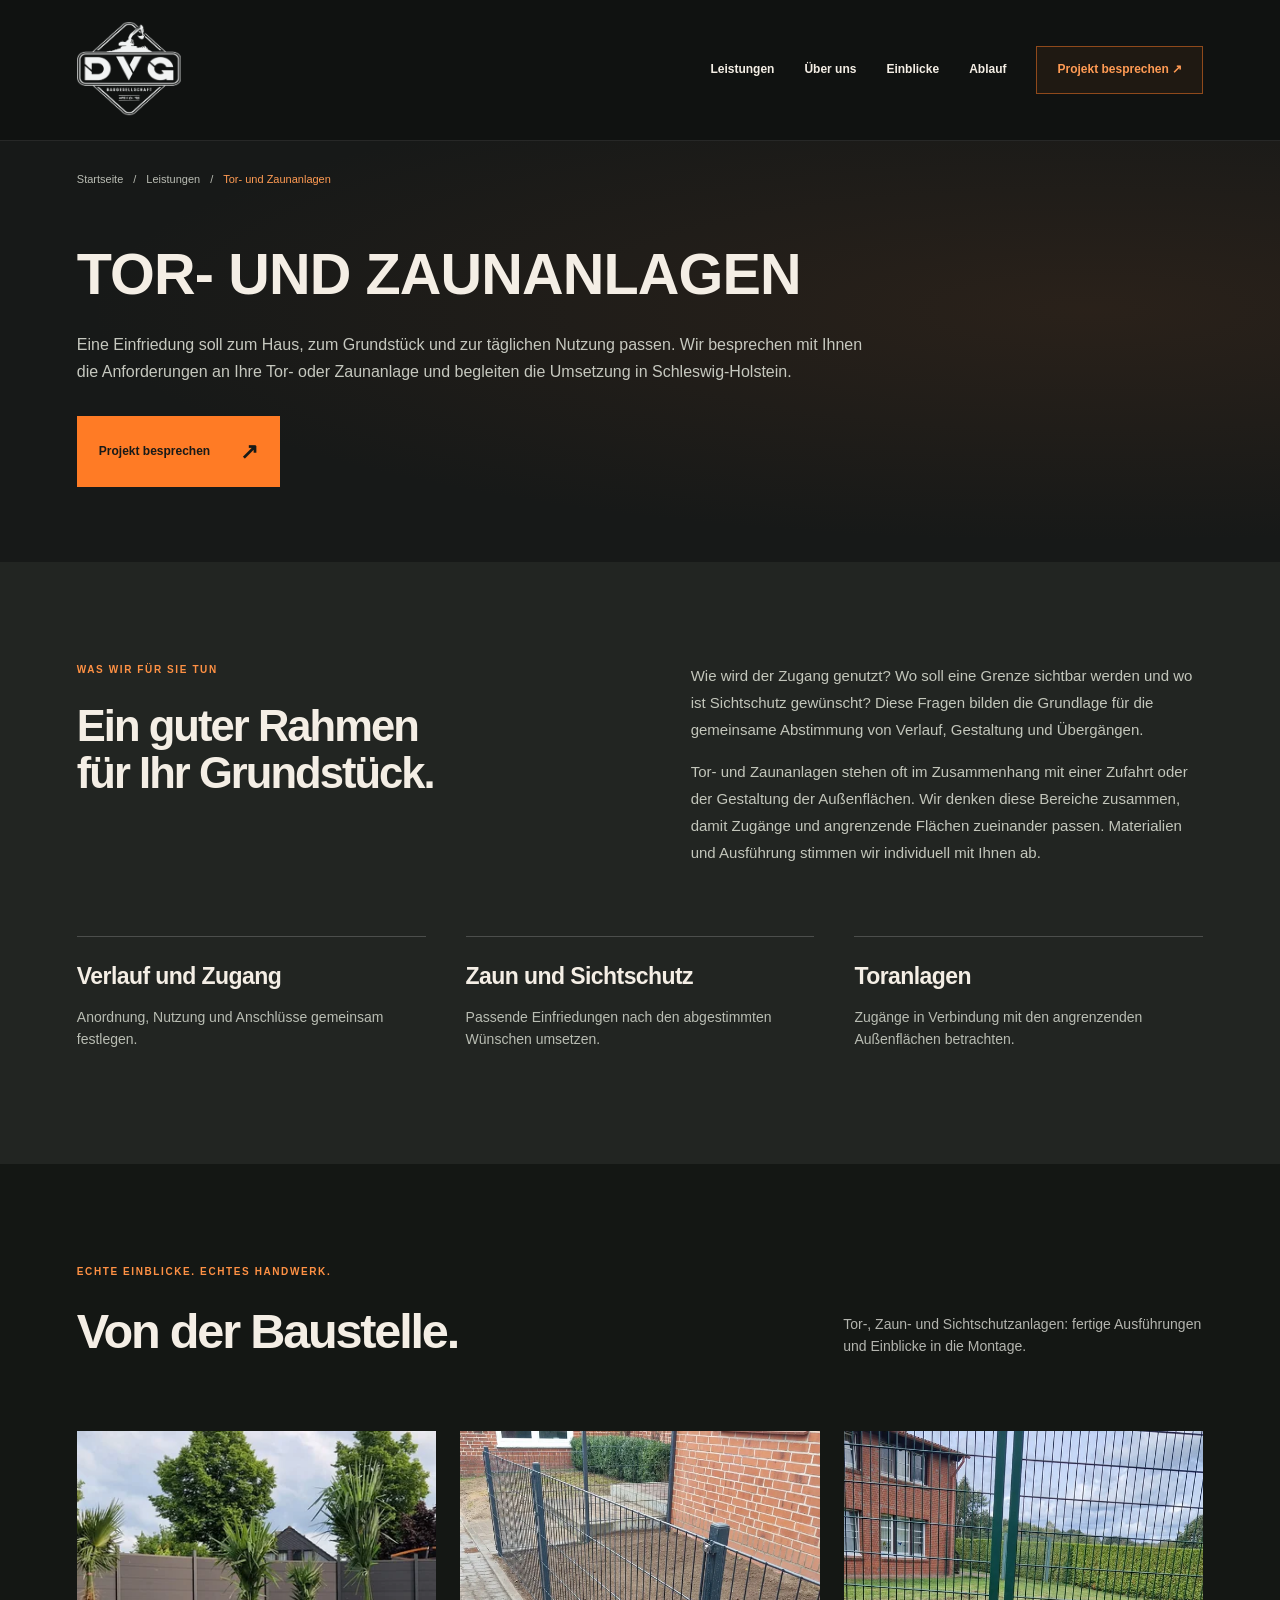
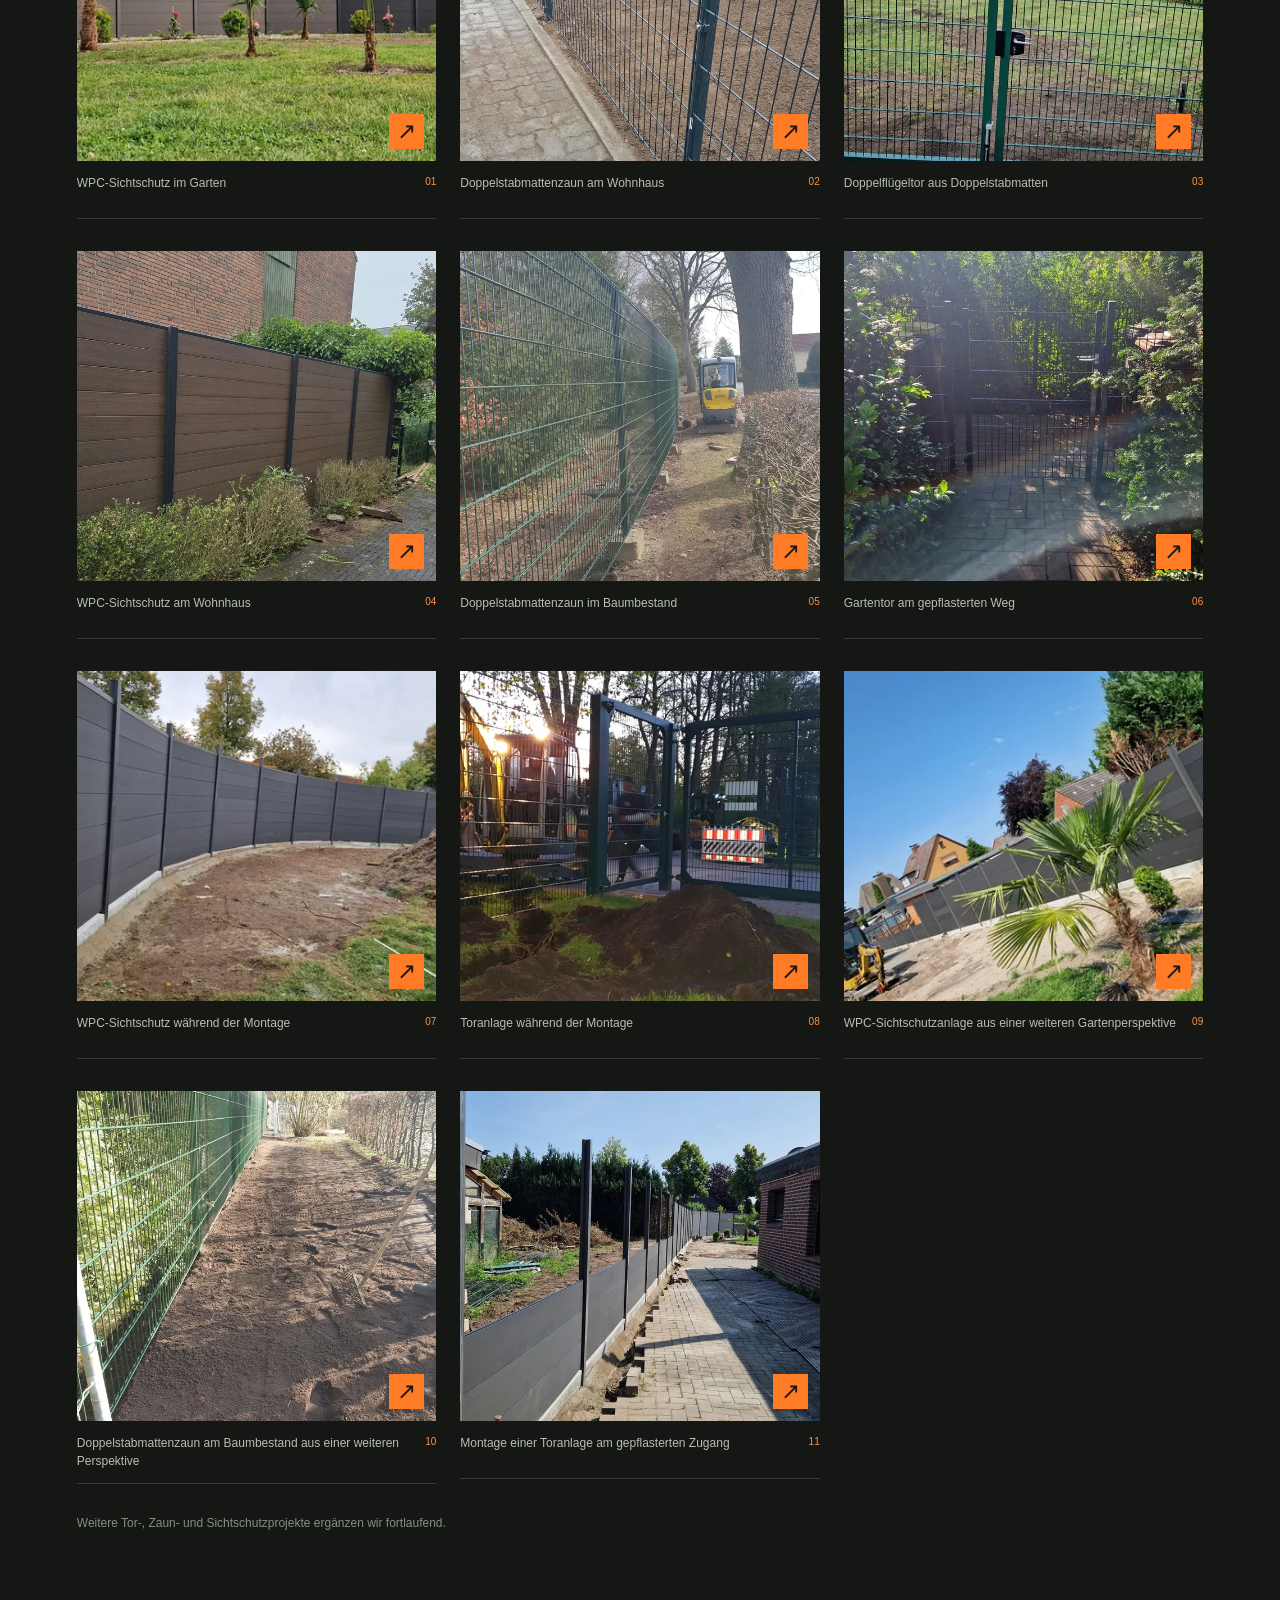
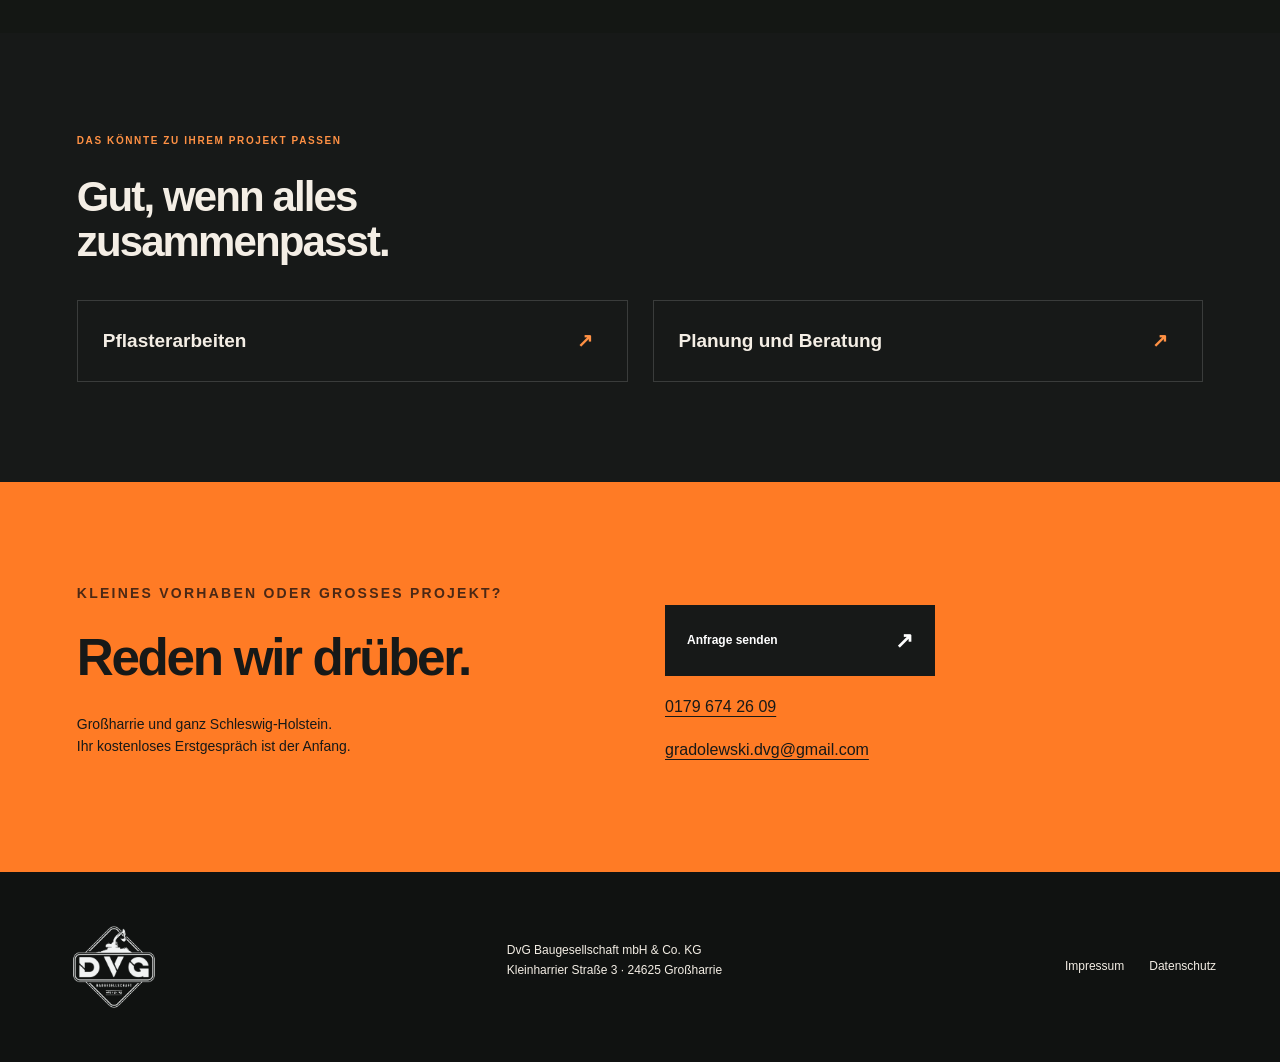
<file: tor-und-zaunanlagen.html>
<!doctype html>
<html lang="de">
<head>
  <meta charset="utf-8">
  <meta name="viewport" content="width=device-width,initial-scale=1">
  <meta name="robots" content="noindex,nofollow">
  <meta name="theme-color" content="#171918">
  <meta name="description" content="Tor- und Zaunanlagen von DvG aus Großharrie in Schleswig-Holstein. Zugänge, Einfriedungen und Sichtschutz – abgestimmt auf Ihr Grundstück und Ihre Wünsche.">
  <title>Tor- und Zaunanlagen in Schleswig-Holstein | DvG Baugesellschaft</title>
  <link rel="stylesheet" href="styles.css?v=20261029-tor-zaun">
  <script src="app.js?v=20261028-icons-2" defer></script>
  <link rel="icon" type="image/svg+xml" href="favicon.svg">
</head>
<body class="service-page">
  <a class="skip" href="#inhalt">Zum Inhalt</a>
  <header>
    <a class="brand" href="index.html" aria-label="DvG Startseite"><img src="assets/dvg-logo.png" width="1072" height="1099" alt="DVG Baugesellschaft mbH &amp; Co. KG"></a>
    <button class="menu" aria-expanded="false" aria-controls="navigation">Menü</button>
    <nav id="navigation" aria-label="Hauptnavigation">
      <a href="index.html#leistungen">Leistungen</a>
      <a href="index.html#ueber-uns">Über uns</a>
      <a href="index.html#projekte">Einblicke</a>
      <a href="index.html#ablauf">Ablauf</a>
      <a class="nav-cta" href="index.html#kontakt">Projekt besprechen ↗</a>
    </nav>
  </header>
  <main id="inhalt">
    <section class="service-hero section">
      <nav class="breadcrumbs" aria-label="Brotkrümelnavigation">
        <a href="index.html">Startseite</a><span aria-hidden="true">/</span><a href="index.html#leistungen">Leistungen</a><span aria-hidden="true">/</span><span aria-current="page">Tor- und Zaunanlagen</span>
      </nav>
      <div class="service-hero-grid">
        <div>
          <h1>Tor- und Zaun&shy;anlagen</h1>
          <p class="service-lead">Eine Einfriedung soll zum Haus, zum Grundstück und zur täglichen Nutzung passen. Wir besprechen mit Ihnen die Anforderungen an Ihre Tor- oder Zaunanlage und begleiten die Umsetzung in Schleswig-Holstein.</p>
          <a class="button" href="index.html#kontakt">Projekt besprechen <span aria-hidden="true">↗</span></a>
        </div>
      </div>
    </section>
    <section class="section service-details">
      <div><p class="eyebrow">WAS WIR FÜR SIE TUN</p><h2>Ein guter Rahmen<br>für Ihr Grundstück.</h2></div>
      <div class="service-description">
        <p>Wie wird der Zugang genutzt? Wo soll eine Grenze sichtbar werden und wo ist Sichtschutz gewünscht? Diese Fragen bilden die Grundlage für die gemeinsame Abstimmung von Verlauf, Gestaltung und Übergängen.</p>
        <p>Tor- und Zaunanlagen stehen oft im Zusammenhang mit einer Zufahrt oder der Gestaltung der Außenflächen. Wir denken diese Bereiche zusammen, damit Zugänge und angrenzende Flächen zueinander passen. Materialien und Ausführung stimmen wir individuell mit Ihnen ab.</p>
      </div>
      <div class="service-tasks">
        <article><h3>Verlauf und Zugang</h3><p>Anordnung, Nutzung und Anschlüsse gemeinsam festlegen.</p></article>
        <article><h3>Zaun und Sichtschutz</h3><p>Passende Einfriedungen nach den abgestimmten Wünschen umsetzen.</p></article>
        <article><h3>Toranlagen</h3><p>Zugänge in Verbindung mit den angrenzenden Außenflächen betrachten.</p></article>
      </div>
    </section>
    <section id="galerie" class="section service-gallery-section">
      <div class="section-heading">
        <div><p class="eyebrow">ECHTE EINBLICKE. ECHTES HANDWERK.</p><h2>Von der Baustelle.</h2></div>
        <p>Tor-, Zaun- und Sichtschutzanlagen: fertige Ausführungen und Einblicke in die Montage.</p>
      </div>
      <div class="service-gallery tor-zaun-gallery"><figure style="--photo-position:50% 52%;--photo-position-mobile:50% 52%">
          <button class="gallery-open" type="button" data-full="assets/wpc-sichtschutz-anthrazit-garten-1920.webp" data-caption="Anthrazitfarbene WPC-Sichtschutzanlage im bepflanzten Garten" aria-label="Foto vergrößern: Anthrazitfarbene WPC-Sichtschutzanlage im bepflanzten Garten">
            <img src="assets/wpc-sichtschutz-anthrazit-garten-640.webp" srcset="assets/wpc-sichtschutz-anthrazit-garten-640.webp 640w, assets/wpc-sichtschutz-anthrazit-garten-1280.webp 1280w, assets/wpc-sichtschutz-anthrazit-garten-1920.webp 1920w" sizes="(max-width:700px) 100vw, (max-width:1050px) 50vw, 33vw" width="640" height="360" alt="Anthrazitfarbene WPC-Sichtschutzanlage mit Palmen und Gartenbepflanzung" loading="lazy">
            <span class="zoom-mark" aria-hidden="true">↗</span>
          </button>
          <figcaption><span>WPC-Sichtschutz im Garten</span><span class="gallery-photo-number">01</span></figcaption>
        </figure><figure style="--photo-position:54% 31%;--photo-position-mobile:54% 28%">
          <button class="gallery-open" type="button" data-full="assets/doppelstabmattenzaun-an-wohnhaus-1126.webp" data-caption="Anthrazitfarbener Doppelstabmattenzaun am Wohnhaus" aria-label="Foto vergrößern: Anthrazitfarbener Doppelstabmattenzaun am Wohnhaus">
            <img src="assets/doppelstabmattenzaun-an-wohnhaus-640.webp" srcset="assets/doppelstabmattenzaun-an-wohnhaus-640.webp 640w, assets/doppelstabmattenzaun-an-wohnhaus-1126.webp 1126w" sizes="(max-width:700px) 100vw, (max-width:1050px) 50vw, 33vw" width="640" height="1137" alt="Anthrazitfarbener Doppelstabmattenzaun entlang eines Wohnhauses" loading="lazy">
            <span class="zoom-mark" aria-hidden="true">↗</span>
          </button>
          <figcaption><span>Doppelstabmattenzaun am Wohnhaus</span><span class="gallery-photo-number">02</span></figcaption>
        </figure><figure style="--photo-position:50% 34%;--photo-position-mobile:50% 32%">
          <button class="gallery-open" type="button" data-full="assets/doppelfluegeltor-doppelstabmatte-gruen-1126.webp" data-caption="Grünes Doppelflügeltor aus Doppelstabmatten" aria-label="Foto vergrößern: Grünes Doppelflügeltor aus Doppelstabmatten">
            <img src="assets/doppelfluegeltor-doppelstabmatte-gruen-640.webp" srcset="assets/doppelfluegeltor-doppelstabmatte-gruen-640.webp 640w, assets/doppelfluegeltor-doppelstabmatte-gruen-1126.webp 1126w" sizes="(max-width:700px) 100vw, (max-width:1050px) 50vw, 33vw" width="640" height="1137" alt="Grünes zweiflügeliges Gartentor aus Doppelstabmatten" loading="lazy">
            <span class="zoom-mark" aria-hidden="true">↗</span>
          </button>
          <figcaption><span>Doppelflügeltor aus Doppelstabmatten</span><span class="gallery-photo-number">03</span></figcaption>
        </figure><figure style="--photo-position:50% 39%;--photo-position-mobile:50% 37%">
          <button class="gallery-open" type="button" data-full="assets/wpc-sichtschutz-braun-wohnhaus-1080.webp" data-caption="Braune WPC-Sichtschutzanlage entlang eines Wohnhauses" aria-label="Foto vergrößern: Braune WPC-Sichtschutzanlage entlang eines Wohnhauses">
            <img src="assets/wpc-sichtschutz-braun-wohnhaus-640.webp" srcset="assets/wpc-sichtschutz-braun-wohnhaus-640.webp 640w, assets/wpc-sichtschutz-braun-wohnhaus-1080.webp 1080w" sizes="(max-width:700px) 100vw, (max-width:1050px) 50vw, 33vw" width="640" height="1185" alt="Braune WPC-Sichtschutzanlage mit schwarzen Pfosten an einem Wohnhaus" loading="lazy">
            <span class="zoom-mark" aria-hidden="true">↗</span>
          </button>
          <figcaption><span>WPC-Sichtschutz am Wohnhaus</span><span class="gallery-photo-number">04</span></figcaption>
        </figure><figure style="--photo-position:38% 49%;--photo-position-mobile:34% 47%">
          <button class="gallery-open" type="button" data-full="assets/doppelstabmattenzaun-gruen-baumbestand-1512.webp" data-caption="Grüner Doppelstabmattenzaun entlang eines Baumbestands" aria-label="Foto vergrößern: Grüner Doppelstabmattenzaun entlang eines Baumbestands">
            <img src="assets/doppelstabmattenzaun-gruen-baumbestand-640.webp" srcset="assets/doppelstabmattenzaun-gruen-baumbestand-640.webp 640w, assets/doppelstabmattenzaun-gruen-baumbestand-1280.webp 1280w, assets/doppelstabmattenzaun-gruen-baumbestand-1512.webp 1512w" sizes="(max-width:700px) 100vw, (max-width:1050px) 50vw, 33vw" width="640" height="853" alt="Grüner Doppelstabmattenzaun zwischen Baumbestand und Hecke" loading="lazy">
            <span class="zoom-mark" aria-hidden="true">↗</span>
          </button>
          <figcaption><span>Doppelstabmattenzaun im Baumbestand</span><span class="gallery-photo-number">05</span></figcaption>
        </figure><figure style="--photo-position:50% 43%;--photo-position-mobile:50% 42%">
          <button class="gallery-open" type="button" data-full="assets/gartentor-doppelstabmatte-schwarz-1126.webp" data-caption="Schwarzes Gartentor aus Doppelstabmatten im bepflanzten Garten" aria-label="Foto vergrößern: Schwarzes Gartentor aus Doppelstabmatten im bepflanzten Garten">
            <img src="assets/gartentor-doppelstabmatte-schwarz-640.webp" srcset="assets/gartentor-doppelstabmatte-schwarz-640.webp 640w, assets/gartentor-doppelstabmatte-schwarz-1126.webp 1126w" sizes="(max-width:700px) 100vw, (max-width:1050px) 50vw, 33vw" width="640" height="1137" alt="Schwarzes Gartentor aus Doppelstabmatten an einem gepflasterten Gartenweg" loading="lazy">
            <span class="zoom-mark" aria-hidden="true">↗</span>
          </button>
          <figcaption><span>Gartentor am gepflasterten Weg</span><span class="gallery-photo-number">06</span></figcaption>
        </figure><figure style="--photo-position:50% 50%;--photo-position-mobile:45% 50%">
          <button class="gallery-open" type="button" data-full="assets/wpc-sichtschutz-anthrazit-montage-1920.webp" data-caption="Anthrazitfarbene WPC-Sichtschutzanlage während der Montage" aria-label="Foto vergrößern: Anthrazitfarbene WPC-Sichtschutzanlage während der Montage">
            <img src="assets/wpc-sichtschutz-anthrazit-montage-640.webp" srcset="assets/wpc-sichtschutz-anthrazit-montage-640.webp 640w, assets/wpc-sichtschutz-anthrazit-montage-1280.webp 1280w, assets/wpc-sichtschutz-anthrazit-montage-1920.webp 1920w" sizes="(max-width:700px) 100vw, (max-width:1050px) 50vw, 33vw" width="640" height="360" alt="Anthrazitfarbene WPC-Sichtschutzanlage mit Fundamenten während der Montage" loading="lazy">
            <span class="zoom-mark" aria-hidden="true">↗</span>
          </button>
          <figcaption><span>WPC-Sichtschutz während der Montage</span><span class="gallery-photo-number">07</span></figcaption>
        </figure><figure style="--photo-position:52% 47%;--photo-position-mobile:53% 45%">
          <button class="gallery-open" type="button" data-full="assets/toranlage-doppelstabmatte-baustelle-1920.webp" data-caption="Grüne Toranlage aus Doppelstabmatten während der Montage" aria-label="Foto vergrößern: Grüne Toranlage aus Doppelstabmatten während der Montage">
            <img src="assets/toranlage-doppelstabmatte-baustelle-640.webp" srcset="assets/toranlage-doppelstabmatte-baustelle-640.webp 640w, assets/toranlage-doppelstabmatte-baustelle-1280.webp 1280w, assets/toranlage-doppelstabmatte-baustelle-1920.webp 1920w" sizes="(max-width:700px) 100vw, (max-width:1050px) 50vw, 33vw" width="640" height="480" alt="Grüne Toranlage und Doppelstabmattenzaun während der Montage auf der Baustelle" loading="lazy">
            <span class="zoom-mark" aria-hidden="true">↗</span>
          </button>
          <figcaption><span>Toranlage während der Montage</span><span class="gallery-photo-number">08</span></figcaption>
        </figure><figure><button class="gallery-open" type="button" data-full="assets/wpc-sichtschutzanlage-aus-einer-weiteren-gartenperspektive-1920.webp" data-caption="WPC-Sichtschutzanlage aus einer weiteren Gartenperspektive" aria-label="Foto vergrößern: WPC-Sichtschutzanlage aus einer weiteren Gartenperspektive"><img src="assets/wpc-sichtschutzanlage-aus-einer-weiteren-gartenperspektive-640.webp" srcset="assets/wpc-sichtschutzanlage-aus-einer-weiteren-gartenperspektive-640.webp 640w, assets/wpc-sichtschutzanlage-aus-einer-weiteren-gartenperspektive-1280.webp 1280w, assets/wpc-sichtschutzanlage-aus-einer-weiteren-gartenperspektive-1920.webp 1920w" sizes="(max-width: 700px) 100vw, (max-width: 1000px) 45vw, 30vw" alt="WPC-Sichtschutzanlage aus einer weiteren Gartenperspektive" loading="lazy" width="1920" height="1081"><span class="zoom-mark" aria-hidden="true">↗</span></button><figcaption><span>WPC-Sichtschutzanlage aus einer weiteren Gartenperspektive</span><span class="gallery-photo-number">09</span></figcaption></figure><figure><button class="gallery-open" type="button" data-full="assets/doppelstabmattenzaun-am-baumbestand-aus-einer-weiteren-perspektive-1512.webp" data-caption="Doppelstabmattenzaun am Baumbestand aus einer weiteren Perspektive" aria-label="Foto vergrößern: Doppelstabmattenzaun am Baumbestand aus einer weiteren Perspektive"><img src="assets/doppelstabmattenzaun-am-baumbestand-aus-einer-weiteren-perspektive-640.webp" srcset="assets/doppelstabmattenzaun-am-baumbestand-aus-einer-weiteren-perspektive-640.webp 640w, assets/doppelstabmattenzaun-am-baumbestand-aus-einer-weiteren-perspektive-1280.webp 1280w, assets/doppelstabmattenzaun-am-baumbestand-aus-einer-weiteren-perspektive-1512.webp 1512w" sizes="(max-width: 700px) 100vw, (max-width: 1000px) 45vw, 30vw" alt="Doppelstabmattenzaun am Baumbestand aus einer weiteren Perspektive" loading="lazy" width="1512" height="2016"><span class="zoom-mark" aria-hidden="true">↗</span></button><figcaption><span>Doppelstabmattenzaun am Baumbestand aus einer weiteren Perspektive</span><span class="gallery-photo-number">10</span></figcaption></figure><figure><button class="gallery-open" type="button" data-full="assets/montage-einer-toranlage-am-gepflasterten-zugang-1126.webp" data-caption="Montage einer Toranlage am gepflasterten Zugang" aria-label="Foto vergrößern: Montage einer Toranlage am gepflasterten Zugang"><img src="assets/montage-einer-toranlage-am-gepflasterten-zugang-640.webp" srcset="assets/montage-einer-toranlage-am-gepflasterten-zugang-640.webp 640w, assets/montage-einer-toranlage-am-gepflasterten-zugang-1126.webp 1126w" sizes="(max-width: 700px) 100vw, (max-width: 1000px) 45vw, 30vw" alt="Montage einer Toranlage am gepflasterten Zugang" loading="lazy" width="1126" height="2000"><span class="zoom-mark" aria-hidden="true">↗</span></button><figcaption><span>Montage einer Toranlage am gepflasterten Zugang</span><span class="gallery-photo-number">11</span></figcaption></figure></div><p class="gallery-growing">Weitere Tor-, Zaun- und Sichtschutzprojekte ergänzen wir fortlaufend.</p>
    </section>
    <section class="section service-related">
      <p class="eyebrow">DAS KÖNNTE ZU IHREM PROJEKT PASSEN</p>
      <h2>Gut, wenn alles<br>zusammenpasst.</h2>
      <div class="related-links">
        <a href="pflasterarbeiten.html"><span>Pflaster&shy;arbeiten</span><span aria-hidden="true">↗</span></a>
        <a href="planung-und-beratung.html"><span>Planung und Beratung</span><span aria-hidden="true">↗</span></a>
      </div>
    </section>
    <section class="section service-contact">
      <div><p class="eyebrow">KLEINES VORHABEN ODER GROSSES PROJEKT?</p><h2>Reden wir drüber.</h2><p>Großharrie und ganz Schleswig-Holstein.<br>Ihr kostenloses Erstgespräch ist der Anfang.</p></div>
      <div><a class="button" href="index.html#kontakt">Anfrage senden <span aria-hidden="true">↗</span></a><a class="service-direct" href="tel:+491796742609">0179 674 26 09</a><a class="service-direct" href="mailto:gradolewski.dvg@gmail.com">gradolewski.dvg@gmail.com</a></div>
    </section>
  </main>
  <dialog class="project-lightbox" aria-label="Projektfoto vergrößert">
    <div class="lightbox-toolbar"><p class="lightbox-count" aria-live="polite"></p><button class="lightbox-close" type="button" aria-label="Bildansicht schließen">Schließen ×</button></div>
    <img class="lightbox-image" alt="" aria-hidden="true">
    <div class="lightbox-bottom"><button class="lightbox-prev" type="button" aria-label="Vorheriges Foto">←</button><p class="lightbox-caption"></p><button class="lightbox-next" type="button" aria-label="Nächstes Foto">→</button></div>
  </dialog>
  <footer>
    <a class="brand" href="index.html"><img src="assets/dvg-logo.png" width="1072" height="1099" alt="DVG Baugesellschaft mbH &amp; Co. KG"></a>
    <p>DvG Baugesellschaft mbH &amp; Co. KG<br>Kleinharrier Straße 3 · 24625 Großharrie</p>
    <div><a href="impressum.html">Impressum</a><a href="datenschutz.html">Datenschutz</a></div>
  </footer>
</body>
</html>
</file>
<file: styles.css>
:root{--ink:#172e2b;--paper:#f5f3ec;--lime:#d5eb70;--muted:#5c6963}*{box-sizing:border-box}html{scroll-behavior:smooth;scroll-padding-top:110px}body{margin:0;background:var(--paper);color:var(--ink);font-family:Arial,Helvetica,sans-serif;line-height:1.6}a{color:inherit;text-decoration:none}a:hover{text-decoration:underline}button,a{-webkit-tap-highlight-color:transparent}a:focus-visible,button:focus-visible{outline:3px solid #938322;outline-offset:5px}.skip{position:absolute;left:20px;top:-90px;background:white;padding:12px;z-index:20}.skip:focus{top:8px}.draft{text-align:center;background:var(--ink);color:white;padding:6px 20px;font-size:11px;letter-spacing:.07em}header{display:flex;align-items:center;justify-content:space-between;padding:22px 5%;background:var(--paper);border-bottom:1px solid #d8ddd3;position:relative;z-index:10}.brand{display:inline-flex;flex-direction:column;line-height:1}.brand strong{font-size:45px;letter-spacing:-4px}.brand strong span{font-size:33px;color:#7c9135;margin-left:8px}.brand small{font-size:9px;letter-spacing:.14em;margin-top:6px}nav{display:flex;align-items:center;gap:30px;font-size:13px;font-weight:600}.nav-cta{border:1px solid #9aa79b;padding:13px 20px}.menu{display:none}.hero{display:grid;grid-template-columns:1fr 1fr;min-height:650px}.hero-copy{padding:70px 9% 25px 10%;display:flex;flex-direction:column;align-items:flex-start}.eyebrow{font-size:10px;letter-spacing:.16em;font-weight:700;margin:0 0 25px}h1,h2,h3,p{margin-top:0}h1{font-size:clamp(42px,4.4vw,76px);line-height:1.03;letter-spacing:-.055em;margin-bottom:23px}h2{font-size:clamp(36px,3.8vw,60px);line-height:1.08;letter-spacing:-.045em;font-weight:600;margin-bottom:28px}h3{line-height:1.25;letter-spacing:-.025em;font-size:22px}.hero-sub{font-size:27px;line-height:1.25;letter-spacing:-.03em}.hero-sub em{font-style:normal;color:#6e7f41}.hero-copy>p:not(.eyebrow):not(.hero-sub){font-size:14px;color:var(--muted);max-width:460px}.button{background:var(--lime);padding:18px 22px;font-size:12px;font-weight:700;display:inline-flex;align-items:center;gap:30px;margin-top:14px}.button span{font-size:22px}.hero-bottom{margin-top:auto;padding-top:40px;display:flex;align-items:center;justify-content:space-between;width:100%;font-size:9px;letter-spacing:.13em}.hero-bottom a{font-size:26px}.hero-photo{position:relative;min-height:630px;overflow:hidden}.hero-photo img{width:100%;height:100%;position:absolute;object-fit:cover;object-position:48% center}.photo-label{position:absolute;bottom:25px;left:25px;padding:9px 15px;background:var(--paper);font-size:10px}.section{padding:100px 5%}.section-heading{display:flex;justify-content:space-between;align-items:end;gap:60px;margin-bottom:45px}.section-heading>p{max-width:360px;font-size:14px;color:var(--muted);margin-bottom:28px}.services{display:grid;grid-template-columns:repeat(4,1fr);border-top:1px solid #bac4b7}.services article{padding:28px 24px 20px 0;margin-right:28px;border-bottom:1px solid #bac4b7}.number{font-size:11px;color:#69774e;display:block;margin-bottom:28px}.services h3{font-size:20px}.services p{font-size:13px;color:var(--muted)}.about{background:#e6e9de;display:grid;grid-template-columns:1fr 1fr;align-items:center;gap:8%}.about-image{height:540px}.about-image img{width:100%;height:100%;object-fit:cover}.about p:not(.eyebrow){font-size:14px}.promise{padding-top:20px;border-top:1px solid #b7c1b2;font-weight:700}.gallery{display:grid;grid-template-columns:repeat(4,1fr);gap:20px}figure{margin:0}figure img{width:100%;height:340px;object-fit:cover}figcaption{display:flex;justify-content:space-between;font-size:12px;font-weight:700;padding:15px 0;border-bottom:1px solid #c6cebf}.process{background:var(--ink);color:var(--paper)}.process .eyebrow{color:var(--lime)}.steps{display:grid;grid-template-columns:repeat(3,1fr);gap:55px;margin-top:60px}.steps article{border-top:1px solid #6a7c70;padding-top:20px}.steps span{font-size:10px;color:var(--lime);letter-spacing:.1em}.steps h3{font-size:28px;margin:25px 0 16px}.steps p{font-size:14px;color:#c3cec4}.contact{display:grid;grid-template-columns:1fr 1fr;gap:10%;align-items:center;background:var(--lime)}.contact-box{border:1px solid #8f9d58;padding:35px}.contact h2{font-size:70px}.contact p{font-size:14px}.pending{color:#465039}footer{padding:45px 5%;display:flex;justify-content:space-between;gap:30px;align-items:center}footer p,footer a:not(.brand){font-size:12px}footer>div{display:flex;gap:25px}.legal{min-height:65vh;max-width:1000px}.legal h1{font-size:55px}.legal p{max-width:750px}.menu{padding:10px;background:none;border:1px solid #9aa79b;color:var(--ink)}@media(min-width:1600px){.section,header,footer{padding-left:max(5%,calc((100vw - 1440px)/2));padding-right:max(5%,calc((100vw - 1440px)/2))}}@media(max-width:1000px){nav{gap:16px}.hero-copy{padding-top:45px}.hero-photo{min-height:610px}.services{grid-template-columns:repeat(2,1fr)}.gallery{grid-template-columns:repeat(2,1fr)}.about{gap:5%}.about-image{height:500px}}@media(max-width:700px){header{padding:18px 6%}.brand strong{font-size:36px}.menu{display:block}nav{display:none;position:absolute;top:100%;left:0;right:0;background:var(--paper);padding:25px 6%;border-bottom:1px solid #ccc;align-items:stretch;gap:18px}nav.open{display:flex;flex-direction:column}.hero{grid-template-columns:1fr}.hero-copy{padding:42px 6% 24px}.hero h1{font-size:clamp(40px,13.7vw,54px)}.hero-sub{font-size:26px}.hero-photo{min-height:390px;grid-row:2}.hero-photo img{object-position:center}.hero-bottom{padding-top:30px}.section{padding:65px 6%}.section-heading{display:block;margin-bottom:22px}.section-heading>p{max-width:100%}.services article{margin-right:15px;padding-right:5px}.services h3{font-size:18px}.about,.contact{grid-template-columns:1fr;gap:35px}.about-image{height:350px}.about-image img{object-position:center}.gallery{gap:14px}figure img{height:260px}figcaption{font-size:11px}.steps{grid-template-columns:1fr;gap:25px;margin-top:35px}.steps h3{margin-top:15px}.contact h2{font-size:58px}footer{padding:35px 6%;align-items:start;flex-direction:column}.contact-box{padding:25px}.button{padding:15px;font-size:11px;gap:16px}.draft{font-size:9px}.legal h1{font-size:42px}}@media(prefers-reduced-motion:reduce){html{scroll-behavior:auto}}
.services article{min-width:0;overflow-wrap:anywhere}@media(max-width:380px){.services{grid-template-columns:1fr}.services article{margin-right:0}.number{margin-bottom:15px}}
/* DVG — charcoal, safety orange and a little underground humour. */
:root{--ink:#f4eee5;--paper:#171918;--lime:#ff7b25;--muted:#b4b5af}body{background:#171918}header{border-color:#ffffff18;background:#171918}.draft{background:#101211;color:#b4b5af;letter-spacing:.13em;font-size:9px;padding:8px 15px}.brand{display:block;width:104px;height:96px}.brand img{width:100%;height:100%;object-fit:contain;filter:invert(1)}nav{font-size:12px}.nav-cta{border-color:#ff7b2580;background:#ff7b2510;color:#ff9b54}.button{color:#181a18;background:#ff7b25;transition:background .2s}.button:hover{background:#ff9c58;text-decoration:none}.eyebrow{color:#ff9144}.hero-sub em{color:#ff8c3d}.hero-copy>p:not(.eyebrow):not(.hero-sub){color:#d6d5ce}.section-heading>p,.services p{color:var(--muted)}.services{border-color:#ffffff24}.services article{border-color:#ffffff24}.number{color:#ff8c3d}.about{background:#222522}.promise{border-color:#ffffff24}.process{background:#101211}.process .eyebrow,.steps span{color:#ff8c3d}.steps p{color:#b4b5af}.steps article{border-color:#ffffff26}.contact{background:#ff7b25;color:#171918}.contact .eyebrow{color:#4b2815}.contact-box{border-color:#17191866}.pending{color:#3f2b20}.photo-label{background:#1a1d19d9;color:#e7e8df}.menu{border-color:#ffffff44;color:#f4eee5}.skip{color:#171918}.services h3{font-size:21px}figcaption{border-color:#ffffff26}.gallery figure img{filter:saturate(.8)}.about-image img{filter:saturate(.8)}.crew-joke{display:flex;align-items:center;gap:24px;margin:26px 0}.crew-joke img{width:95px;height:104px;object-fit:contain;filter:invert(1);opacity:.85}.crew-joke .eyebrow{font-size:9px;letter-spacing:.1em}.crew-joke p{font-size:19px!important;font-weight:700;line-height:1.3;margin:8px 0}.crew-joke span{display:block}footer{background:#101211}footer .brand{width:100px;height:100px}.legal{padding-top:70px}
.home>.draft{position:absolute;z-index:42;top:0;width:100%;background:#101211e8}.home>header{position:absolute;z-index:40;top:31px;width:100%;background:transparent;padding-top:14px;padding-bottom:14px}.scroll-story{height:460svh;position:relative;background:#101211;isolation:isolate}.story-stage{position:sticky;top:0;height:100svh;overflow:hidden;background:#101211}.home .hero{position:absolute;inset:0;display:block;min-height:0;height:100%;z-index:4;will-change:transform,opacity}.home .hero-copy{position:relative;height:100%;padding:clamp(165px,22vh,230px) 6% 25px;z-index:2;max-width:1440px;margin:0 auto;pointer-events:auto}.home .hero h1{font-size:clamp(50px,6.3vw,100px);max-width:800px;line-height:.99;letter-spacing:-.06em}.home .hero-sub{font-size:clamp(23px,2.5vw,36px);margin:0 0 20px}.home .hero-copy>p:not(.eyebrow):not(.hero-sub){max-width:470px;font-size:14px}.home .hero-photo{position:absolute;inset:0;height:100%;min-height:0;z-index:0}.home .hero-photo:after{content:"";position:absolute;inset:0;background:linear-gradient(90deg,#101211f5 0%,#101211db 32%,#10121140 75%),linear-gradient(0deg,#101211d9,transparent 50%)}.home .hero-photo img{object-position:center 48%;filter:saturate(.7) brightness(.82)}.home .photo-label{right:6%;left:auto;bottom:50px;font-size:9px;background:none;border-bottom:1px solid #ffffff66;padding:8px 0;z-index:1}.home .hero-bottom{max-width:500px;position:absolute;bottom:43px;left:6%;width:43%;color:#bebfb9}.hero-bottom a{color:#ff8d3b}.home .button{font-size:12px;padding:16px 22px}.home .hero .eyebrow{margin-bottom:26px}.monte-anchor{position:absolute;top:85svh}.monte-scene{position:absolute;inset:0;z-index:5;opacity:0;pointer-events:none;background:radial-gradient(ellipse at 50% 80%,#2d4026 0%,#151b15 35%,#101211 75%)}.tunnel-grid{position:absolute;inset:10% -40% -20%;background-image:linear-gradient(#71835c12 1px,transparent 1px),linear-gradient(90deg,#71835c12 1px,transparent 1px);background-size:70px 70px;transform:perspective(550px) rotateX(65deg);mask-image:linear-gradient(transparent,#000);transform-origin:center bottom}.scene-caption{position:absolute;top:12%;left:7%;z-index:2}.scene-caption .eyebrow{font-size:10px;display:block;margin-bottom:20px}.scene-caption h2{font-size:clamp(36px,5vw,72px);color:#efeee1}.pipe-wrap{position:absolute;width:min(67vw,760px);height:min(67vw,760px);left:50%;top:50%;transform:translate(-50%,40%);will-change:transform;z-index:3}.pipe{width:100%;height:100%;object-fit:contain;position:relative;z-index:2;filter:drop-shadow(0 30px 25px #0009)}.pipe-shadow{position:absolute;bottom:0;left:10%;right:0;height:12%;background:#0009;border-radius:50%;filter:blur(25px)}.monte-character{position:absolute;left:50%;top:51%;width:min(43vw,490px);height:auto;z-index:5;opacity:0;will-change:transform,opacity;filter:drop-shadow(0 16px 20px #0007)}.monte-name{position:absolute;left:7%;bottom:13%;z-index:8;opacity:0}.monte-name span{display:block;color:#ff8c3d;font-size:10px;letter-spacing:.18em}.monte-name strong{display:block;font-size:clamp(40px,6vw,88px);line-height:1.2;letter-spacing:-.055em}.monte-name small{font-size:15px;color:#b7bdb1}.flying-drops{position:absolute;inset:0;z-index:5;pointer-events:none}.flying-drops i{position:absolute;left:50%;top:55%;width:13px;height:24px;background:linear-gradient(90deg,#653d21,#bc8851);border:2px solid #382216;border-radius:65% 30% 60% 40%;opacity:0}.splash-canvas{position:absolute;inset:0;width:100%;height:100%;z-index:15;pointer-events:none}.story-outro{position:absolute;inset:0;display:flex;flex-direction:column;align-items:center;justify-content:center;text-align:center;z-index:6;opacity:0;pointer-events:none;background:#171918;padding:30px}.story-outro h2{font-size:clamp(45px,7vw,105px);letter-spacing:-.055em;line-height:1.02}.story-outro h2 em{font-style:normal;color:#ff8b3b}.story-outro p:not(.eyebrow){color:#b4b5af;font-size:16px}.skip-scene{position:absolute;right:5%;bottom:26px;z-index:30;border:1px solid #ffffff44;background:#101211cc;backdrop-filter:blur(8px);color:#dadbd3;padding:10px 15px;cursor:pointer;font-size:10px;letter-spacing:.04em}.skip-scene span{color:#ff8c3d;margin-left:15px}.scene-progress{position:absolute;left:0;bottom:0;width:100%;height:3px;background:#ffffff10;z-index:31}.scene-progress>span{display:block;height:100%;width:100%;background:#ff7b25;transform:scaleX(0);transform-origin:left}:is(.scene-muted,.home:not(.story-ready)) .scroll-story{height:auto}:is(.scene-muted,.home:not(.story-ready)) .story-stage{position:relative;height:auto;overflow:visible}:is(.scene-muted,.home:not(.story-ready)).home .hero{position:relative;height:100svh;opacity:1!important;transform:none!important}:is(.scene-muted,.home:not(.story-ready)) .monte-scene,:is(.scene-muted,.home:not(.story-ready)) .splash-canvas,:is(.scene-muted,.home:not(.story-ready)) .story-outro,:is(.scene-muted,.home:not(.story-ready)) .skip-scene,:is(.scene-muted,.home:not(.story-ready)) .scene-progress{display:none}:is(.scene-muted,.home:not(.story-ready)) .monte-anchor{display:none}@media(max-width:700px){.home>header{padding:10px 6%;top:29px}.home>header .brand{width:80px;height:80px}.home nav{background:#171918;border-color:#ffffff22}.home .hero-copy{padding:165px 6% 30px}.home .hero h1{font-size:clamp(40px,11.9vw,75px)}.home .hero-sub{font-size:25px}.home .hero-copy>p:not(.eyebrow):not(.hero-sub){font-size:13px;max-width:330px}.home .hero-photo img{object-position:58% center}.home .hero-photo:after{background:linear-gradient(90deg,#101211ee,#10121177),linear-gradient(0deg,#101211e6,transparent)}.home .hero-bottom{width:65%;font-size:8px;bottom:50px}.home .photo-label{display:none}.home .hero .button{font-size:10px;gap:20px;padding:15px}.scene-caption{top:15%;left:6%}.scene-caption h2{font-size:40px}.scene-caption .eyebrow{font-size:8px}.pipe-wrap{width:110vw;height:110vw;top:46%}.monte-character{width:76vw;top:57%}.monte-name{bottom:12%;left:6%}.monte-name strong{font-size:47px}.skip-scene{font-size:9px;right:6%;bottom:15px;padding:9px}.story-outro .eyebrow{font-size:8px}.contact .eyebrow{font-size:9px}.brand{width:80px;height:80px}.scroll-story{height:420svh}}
@media(max-height:700px) and (min-width:701px){.home .hero-copy{padding-top:145px}.home .hero h1{font-size:65px}.home .hero .eyebrow{margin-bottom:16px}.home .hero-sub{font-size:25px;margin-bottom:12px}.home .hero-copy>p:not(.eyebrow):not(.hero-sub){font-size:12px}.home .hero-bottom{bottom:20px}}@media(max-height:730px) and (max-width:700px){.home .hero-copy{padding-top:139px}.home .hero .eyebrow{font-size:8px;margin-bottom:17px}.home .hero h1{font-size:clamp(36px,10.5vw,54px);margin-bottom:17px}.home .hero-sub{font-size:22px;margin-bottom:14px}.home .hero-copy>p:not(.eyebrow):not(.hero-sub){font-size:12px}.home .hero-bottom{bottom:45px}.home .hero .button{margin-top:5px}}
.monte-character{left:63%}.home .photo-label{bottom:90px}@media(max-width:700px){.monte-character{left:63%;top:57%}}

/* Gulli: centered opening, aligned with the separate Monte sprite. */
.pipe-wrap{width:min(64vw,680px);height:min(64vw,680px);top:56%}.monte-character{left:50%;top:51%}.monte-scene{background:radial-gradient(ellipse at 50% 70%,#35302a 0%,#191a18 40%,#101211 75%)}@media(max-width:700px){.pipe-wrap{width:100vw;height:100vw;top:57%}.monte-character{left:50%;top:57%}}

/* Soft black radial shadow behind Monte; no solid brown stream. */
.monte-shadow{position:absolute;left:50%;top:52%;width:min(42vw,470px);aspect-ratio:1;z-index:4;pointer-events:none;opacity:0;background:radial-gradient(ellipse at center,rgba(0,0,0,.9) 0%,rgba(0,0,0,.68) 28%,rgba(0,0,0,.3) 52%,rgba(0,0,0,0) 74%);border:0;border-radius:50%;filter:blur(8px);will-change:transform,opacity}@media(max-width:700px){.monte-shadow{top:57%;width:82vw}}

/* All three layers share the same centre, including on mobile. */
.pipe-wrap,.monte-shadow,.monte-character{top:50%;left:50%;transform-origin:50% 50%}
/* Readable headings on the dark project process section. */
.process h2,.process h3{color:#fff}
/* Shared content edge and explicit contrast on every dark section. */
:root{--page-gutter:max(6vw,calc((100vw - 1440px)/2))}
h1,h2,h3{color:#f4eee5}.section:not(.contact) h2,.section:not(.contact) h3{color:#f4eee5}.process h2,.process h3{color:#fff}.contact h2,.contact h3{color:#171918}
.home>header{padding-left:var(--page-gutter);padding-right:var(--page-gutter)}.home .hero-copy{max-width:none;padding-left:var(--page-gutter);padding-right:var(--page-gutter)}.home .hero-bottom{left:var(--page-gutter)}.home>header .brand{overflow:hidden}.home>header .brand img{width:120%;height:120%;max-width:none;object-fit:fill;transform:translate(-8.3%,-9.55%)}
.contact{grid-template-columns:minmax(0,.9fr) minmax(0,1.1fr);gap:7%;align-items:start}.contact-details>p:not(.eyebrow){max-width:440px}.contact-direct{display:flex;flex-direction:column;gap:12px;margin:30px 0;font-size:clamp(17px,1.7vw,26px);font-weight:700;letter-spacing:-.035em;overflow-wrap:anywhere}.contact-direct a{text-decoration:underline;text-decoration-thickness:1px;text-underline-offset:6px}.contact-address{border-top:1px solid #17191855;padding-top:25px}.contact-address h3{font-size:19px}.contact-form-box{border:1px solid #17191866;padding:32px;background:#ffffff12;min-width:0}.contact-form-box>.eyebrow{font-size:9px;margin-bottom:14px}.contact-form-box>h3{font-size:29px;margin-bottom:26px}.contact-form label{display:block;font-size:12px;font-weight:700;line-height:1.4;margin-bottom:8px}.contact-form label span{font-weight:400;font-size:10px;opacity:.8}.contact-form input:not([type=hidden]),.contact-form textarea{display:block;width:100%;border:1px solid #17191877;border-radius:0;background:#fff5;color:#171918;padding:13px;font:inherit;font-size:14px;min-height:46px;margin:0 0 19px;box-sizing:border-box}.contact-form textarea{resize:vertical;min-height:145px;line-height:1.5}.contact-form input:focus,.contact-form textarea:focus{outline:2px solid #171918;outline-offset:2px;background:#fff8}.contact-form textarea::placeholder{color:#4a382a;opacity:1}.form-row{display:grid;grid-template-columns:1fr 1fr;gap:16px;min-width:0}.form-row>div{min-width:0}.form-trap{display:none!important}.contact .form-privacy{font-size:11px;line-height:1.6;margin:0 0 20px}.form-privacy a,.form-alternative a{text-decoration:underline;text-underline-offset:3px}.form-submit{width:100%;justify-content:space-between;border:0;background:#171918;color:#fff;font-family:inherit;cursor:pointer;font-size:13px;min-height:56px;margin:0}.form-submit:hover{background:#30342f}.contact .form-alternative{font-size:11px;overflow-wrap:anywhere;margin:16px 0 0}.legal h2{font-size:30px;margin-top:35px}.legal a:not(.button){text-decoration:underline}.thanks{min-height:65vh}.thanks h1{font-size:clamp(40px,5vw,70px)}
@media(max-width:900px){.contact{gap:5%}.contact-form-box{padding:25px}.form-row{grid-template-columns:1fr;gap:0}.contact-direct{font-size:19px}}
@media(max-width:700px){.contact{grid-template-columns:1fr;gap:35px}.contact-form-box{padding:22px}.home nav{left:0;right:0}.contact-form-box>h3{font-size:26px}.contact-direct{font-size:clamp(16px,5vw,23px)}.contact .form-alternative{font-size:10px}.contact-form input:not([type=hidden]),.contact-form textarea{font-size:16px}}

.contact-info-box{padding-top:24px}.contact-info-box .contact-address{border-top:0}.contact-info-box h3{font-size:26px}
/* Flyer-inspired service area: illustrated panels, bold outlines, warm orange. */
.services-section{background:radial-gradient(ellipse at 100% 20%,#53301a33,transparent 52%),#171918}.service-grid{display:grid;grid-template-columns:repeat(2,minmax(0,1fr));gap:18px}.service-card{display:grid;grid-template-columns:138px minmax(0,1fr);align-items:center;gap:24px;padding:27px;background:linear-gradient(135deg,#282824,#191b19);border:1px solid #5b4b393f;position:relative;transition:transform .18s,border-color .18s,background .18s;color:#f4eee5}.service-card:before{content:"";position:absolute;left:0;top:22px;bottom:22px;width:3px;background:#ff7b25}.service-card:hover{border-color:#ff7b25;transform:translateY(-3px);text-decoration:none;background:linear-gradient(135deg,#362c22,#191b19)}.service-icon{align-self:center;filter:drop-shadow(0 6px 10px #0008)}.service-icon img{display:block;width:100%;height:112px;object-fit:contain}.service-number{display:block;font-size:9px;letter-spacing:.16em;color:#ff9144;margin-bottom:10px}.service-card h3{font-family:Impact,'Arial Narrow',Arial,sans-serif;font-size:27px;font-weight:700;line-height:1.13;text-transform:uppercase;letter-spacing:.005em;margin-bottom:12px}.service-card p{font-size:13px;color:#b9bcb3;line-height:1.55;margin:0 0 17px}.service-card-link{display:flex;align-items:center;justify-content:space-between;font-size:10px;font-weight:700;letter-spacing:.03em;color:#ff9b53}.service-card-link>span{font-size:20px}.service-page header{padding-left:var(--page-gutter);padding-right:var(--page-gutter);background:#101211}.service-page .section{padding-left:var(--page-gutter);padding-right:var(--page-gutter)}.service-page .brand{overflow:hidden}.service-page header .brand img{width:120%;height:120%;max-width:none;object-fit:fill;transform:translate(-8.3%,-9.55%)}.service-hero{background:radial-gradient(ellipse at 85% 40%,#633a203f,transparent 65%),#171918;padding-top:30px;padding-bottom:75px}.breadcrumbs{display:flex;flex-wrap:wrap;align-items:center;justify-content:flex-start;gap:10px;color:#b9bcb3;font-size:11px;font-weight:400;position:static;background:none;padding:0;border:0;margin:0 0 55px}.breadcrumbs>a:hover{color:#ff9b53}.breadcrumbs>span:last-child{color:#ff9b53}.service-hero-grid{display:grid;grid-template-columns:minmax(0,1.35fr) minmax(0,1fr);gap:7%;align-items:center}.service-hero h1{font-family:Impact,'Arial Narrow',Arial,sans-serif;font-size:clamp(37px,4.5vw,73px);line-height:1.07;letter-spacing:-.015em;text-transform:uppercase;margin-bottom:26px;overflow-wrap:anywhere;hyphens:auto}.service-lead{font-size:16px;line-height:1.7;color:#c6c8bf;max-width:620px}.service-illustration{margin:0;transform:rotate(2deg);padding:8px;background:#0b0d0b;border:1px solid #ff7b2580;box-shadow:8px 8px 0 #0005;min-width:0}.service-illustration img{width:100%;height:auto;display:block}.service-illustration figcaption{font-size:9px;color:#92968e;padding:7px 4px 1px;border:0;font-weight:400;justify-content:flex-start}.service-details{display:grid;grid-template-columns:1fr 1fr;gap:40px 9%;background:#222522}.service-details h2{font-size:clamp(32px,3.4vw,51px)}.service-description p{font-size:15px;line-height:1.8;color:#c3c6bb}.service-tasks{grid-column:1/-1;display:grid;grid-template-columns:repeat(3,minmax(0,1fr));gap:40px;margin-top:15px}.service-tasks article{border-top:1px solid #ffffff30;padding-top:25px}.service-tasks .eyebrow{display:block;margin-bottom:17px}.service-tasks h3{font-size:23px;margin-bottom:15px}.service-tasks p{font-size:14px;color:#b9bdb3}.service-gallery-section{background:#141714}.service-gallery{display:grid;grid-template-columns:repeat(3,minmax(0,1fr));gap:32px 24px}.service-gallery figure{min-width:0}.gallery-open{display:block;border:0;padding:0;position:relative;width:100%;height:330px;background:#222522;cursor:zoom-in;overflow:hidden}.gallery-open img{display:block;width:100%;height:100%;object-fit:cover;transition:transform .25s;filter:none}.gallery-open:hover img{transform:scale(1.035)}.zoom-mark{position:absolute;right:12px;bottom:12px;display:grid;place-items:center;width:35px;height:35px;background:#ff7b25;color:#171918;font-size:23px}.service-gallery figcaption{font-size:12px;font-weight:400;line-height:1.5;color:#b9bdb3;gap:15px;padding:13px 0}.gallery-photo-number{color:#ff9144;font-size:10px;flex-shrink:0}.gallery-growing{font-size:12px;color:#888f83;margin:30px 0 0}.gallery-single{grid-template-columns:minmax(0,650px)}.gallery-single .gallery-open{height:490px}.gallery-single img{object-fit:contain}.service-related{background:#171918}.service-related h2{font-size:42px}.related-links{display:grid;grid-template-columns:1fr 1fr;gap:25px;margin-top:35px}.related-links>a{display:grid;grid-template-columns:85px 1fr 25px;align-items:center;gap:20px;padding:25px;border:1px solid #ffffff27}.related-links img{width:85px;height:60px;object-fit:contain}.related-links span{font-size:19px;font-weight:700}.related-links>a>span:last-child{color:#ff9144}.related-links>a:hover{border-color:#ff7b25;text-decoration:none}.service-contact{background:#ff7b25;color:#171918;display:grid;grid-template-columns:1fr 1fr;align-items:center;gap:50px}.service-contact h2{color:#171918!important;font-size:clamp(38px,4vw,60px)}.service-contact .eyebrow{color:#4b2815}.service-contact p{font-size:14px}.service-contact .button{background:#171918;color:#fff;justify-content:space-between;min-width:270px}.service-direct{display:block;margin-top:18px;font-size:16px;text-decoration:underline;text-underline-offset:4px;overflow-wrap:anywhere}.project-lightbox{padding:20px;border:1px solid #ffffff22;background:#101211;color:#fff;width:min(1100px,95vw);max-height:94svh;overflow:auto}.project-lightbox::backdrop{background:#000e;backdrop-filter:blur(5px)}.lightbox-toolbar,.lightbox-bottom{display:flex;align-items:center;justify-content:space-between;gap:20px}.project-lightbox button{padding:10px 15px;border:1px solid #ffffff40;color:#fff;background:#222522;cursor:pointer;font-family:inherit;min-height:42px}.project-lightbox button:hover{border-color:#ff7b25}.lightbox-count{font-size:12px;margin:0;color:#ff9144}.lightbox-image{display:block;max-width:100%;height:auto;max-height:70svh;object-fit:contain;margin:20px auto}.lightbox-caption{font-size:13px;line-height:1.5;margin:0;text-align:center}.lightbox-bottom>button{font-size:20px}.project-lightbox button:disabled{opacity:.3;cursor:default}.service-page .menu{color:#f4eee5}
@media(max-width:1050px){.service-card{grid-template-columns:100px 1fr;gap:18px;padding:23px}.service-card h3{font-size:24px}.service-icon img{height:95px}.service-gallery{grid-template-columns:repeat(2,minmax(0,1fr))}.gallery-single{grid-template-columns:minmax(0,650px)}.service-hero-grid{gap:5%}.service-tasks{gap:25px}.related-links>a{padding:20px;gap:14px}.related-links span{font-size:16px}}
@media(max-width:700px){.service-grid{grid-template-columns:1fr;gap:15px}.service-card{grid-template-columns:90px minmax(0,1fr);gap:18px;padding:22px 20px}.service-card h3{font-size:23px}.service-icon img{height:90px}.service-card p{font-size:12px}.service-number{font-size:8px}.service-card-link{font-size:9px}.service-hero{padding-top:25px;padding-bottom:55px}.breadcrumbs{display:flex!important;position:static!important;flex-direction:row!important;gap:8px!important;font-size:9px;padding:0!important;margin-bottom:35px!important;background:none!important}.service-hero-grid{grid-template-columns:1fr;gap:35px}.service-hero h1{font-size:clamp(35px,9vw,54px)}.service-lead{font-size:14px}.service-illustration{max-width:440px;width:93%;margin:0 auto}.service-details{grid-template-columns:1fr;gap:15px}.service-description p{font-size:14px}.service-tasks{grid-template-columns:1fr;gap:20px;margin-top:15px}.service-tasks article{padding-top:20px}.service-tasks h3{font-size:22px}.service-gallery{grid-template-columns:1fr;gap:26px}.gallery-open{height:340px}.gallery-single .gallery-open{height:420px}.service-related h2{font-size:36px}.related-links{grid-template-columns:1fr;gap:15px}.related-links span{font-size:18px}.service-contact{grid-template-columns:1fr;gap:15px}.service-contact .button{min-width:0;width:100%;gap:25px}.project-lightbox{padding:14px}.lightbox-caption{font-size:11px}.lightbox-toolbar,.lightbox-bottom{gap:10px}.lightbox-image{max-height:65svh}.lightbox-toolbar button{font-size:10px}.service-page #navigation{background:#171918}}
@media(prefers-reduced-motion:reduce){.service-card,.gallery-open img{transition:none}.service-card:hover,.gallery-open:hover img{transform:none}}

.service-card-copy{min-width:0}.service-card h3{hyphens:manual;overflow-wrap:anywhere}
.related-links>a{grid-template-columns:85px minmax(0,1fr) 25px;min-width:0}.related-links>a>span:nth-child(2){overflow-wrap:anywhere;hyphens:auto}
@media(max-width:400px){.service-card{grid-template-columns:65px minmax(0,1fr);gap:14px;padding:20px 16px}.service-card h3{font-size:21px}.service-icon img{height:76px}}
/* New individual illustrations, readable compounds and cleaner service pages. */
.service-icon{filter:none}.service-icon img{border-radius:13px;object-fit:contain}.service-card h3{overflow-wrap:normal;word-break:normal;hyphens:manual}.service-hero-grid{grid-template-columns:minmax(0,1050px)}.service-hero h1{overflow-wrap:normal;word-break:normal;hyphens:manual}.service-lead{max-width:810px}.related-links>a{grid-template-columns:minmax(0,1fr) 25px}.related-links>a>span:first-child{hyphens:manual;overflow-wrap:normal}.related-links>a>span:last-child{color:#ff9144}.service-tasks article h3{margin-top:0}.projects .gallery figcaption{font-size:13px;line-height:1.5;min-height:67px;font-weight:600}.projects .gallery img{height:340px;object-fit:cover}.service-page .breadcrumbs>span:last-child{max-width:100%;overflow-wrap:normal;hyphens:manual}
@media(max-width:700px){.service-hero h1{font-size:clamp(32px,8.5vw,51px)}.projects .gallery figcaption{font-size:12px}.projects .gallery img{height:300px}.service-card h3{font-size:22px}}
@media(max-width:400px){.service-card{grid-template-columns:58px minmax(0,1fr);padding:20px 15px;gap:13px}.service-card h3{font-size:20px}.service-icon img{height:70px}.service-hero h1{font-size:32px}}

/* Header starts at the top after removing the draft banner. */
.home>header{top:0}

/* Responsive focal points for the Tor- und Zaunanlagen project gallery. */
.tor-zaun-gallery .gallery-open img{object-position:var(--photo-position,center)}
.tor-zaun-gallery figcaption{min-height:58px;align-items:flex-start}
@media(max-width:700px){.tor-zaun-gallery .gallery-open img{object-position:var(--photo-position-mobile,var(--photo-position,center))}.tor-zaun-gallery figcaption{min-height:0}}
</file>
